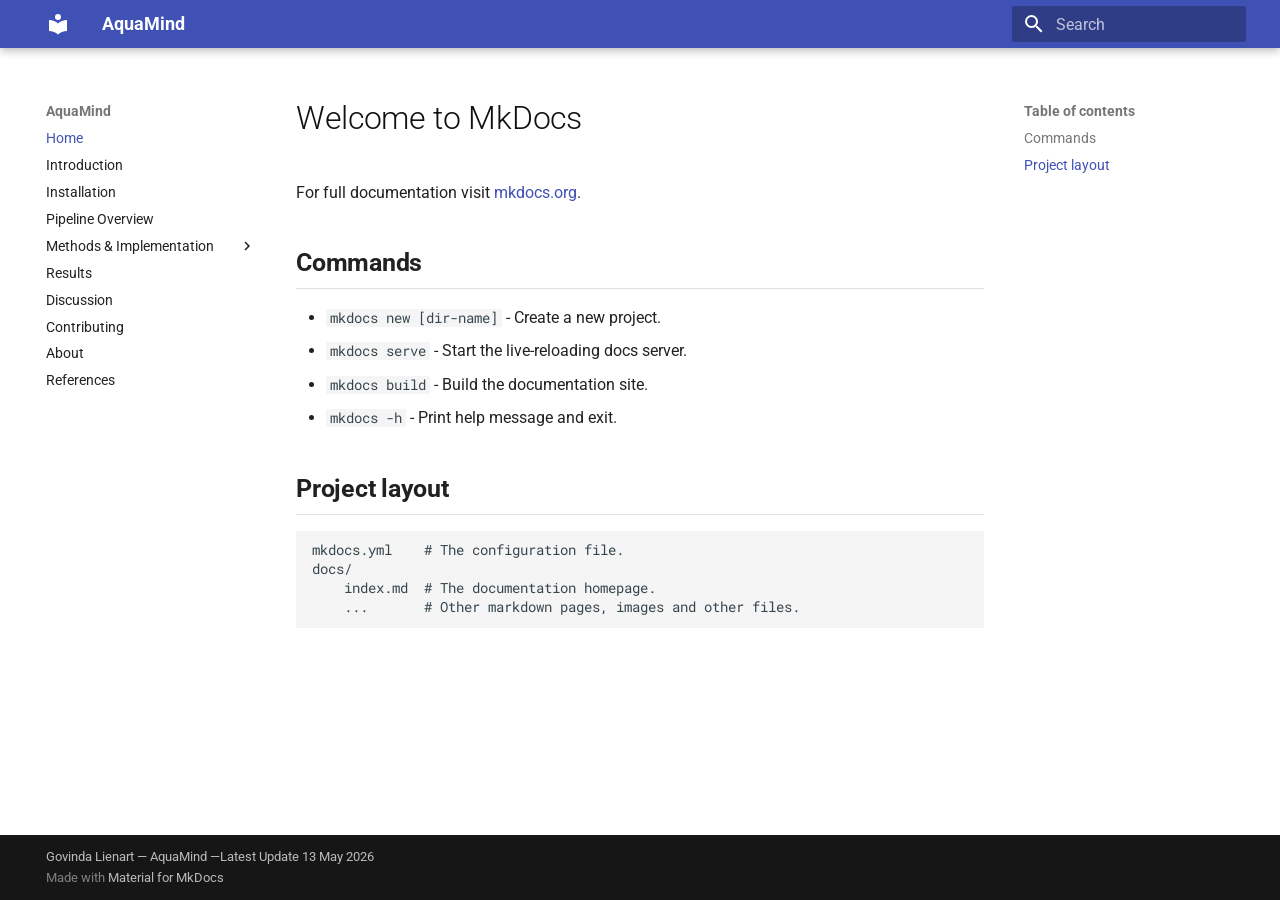
<file: index.html>
<!doctype html>
<html lang="en" class="no-js">
  <head>
    
      <meta charset="utf-8">
      <meta name="viewport" content="width=device-width,initial-scale=1">
      
      
      
      
      
        <link rel="next" href="introduction/">
      
      
        
      
      
      <link rel="icon" href="assets/images/favicon.png">
      <meta name="generator" content="mkdocs-1.6.1, mkdocs-material-9.7.7">
    
    
      
        <title>AquaMind</title>
      
    
    
      <link rel="stylesheet" href="assets/stylesheets/main.ec1eaa64.min.css">
      
      


    
    
      
    
    
      
        
        
        <link rel="preconnect" href="https://fonts.gstatic.com" crossorigin>
        <link rel="stylesheet" href="https://fonts.googleapis.com/css?family=Roboto:300,300i,400,400i,700,700i%7CRoboto+Mono:400,400i,700,700i&display=fallback">
        <style>:root{--md-text-font:"Roboto";--md-code-font:"Roboto Mono"}</style>
      
    
    
      <link rel="stylesheet" href="stylesheets/extra.css">
    
    <script>__md_scope=new URL(".",location),__md_hash=e=>[...e].reduce(((e,_)=>(e<<5)-e+_.charCodeAt(0)),0),__md_get=(e,_=localStorage,t=__md_scope)=>JSON.parse(_.getItem(t.pathname+"."+e)),__md_set=(e,_,t=localStorage,a=__md_scope)=>{try{t.setItem(a.pathname+"."+e,JSON.stringify(_))}catch(e){}}</script>
    
      

    
    
  </head>
  
  
    <body dir="ltr">
  
    
    <input class="md-toggle" data-md-toggle="drawer" type="checkbox" id="__drawer" autocomplete="off">
    <input class="md-toggle" data-md-toggle="search" type="checkbox" id="__search" autocomplete="off">
    <label class="md-overlay" for="__drawer"></label>
    <div data-md-component="skip">
      
        
        <a href="#welcome-to-mkdocs" class="md-skip">
          Skip to content
        </a>
      
    </div>
    <div data-md-component="announce">
      
    </div>
    
    
      

  

<header class="md-header md-header--shadow" data-md-component="header">
  <nav class="md-header__inner md-grid" aria-label="Header">
    <a href="." title="AquaMind" class="md-header__button md-logo" aria-label="AquaMind" data-md-component="logo">
      
  
  <svg xmlns="http://www.w3.org/2000/svg" viewBox="0 0 24 24"><path d="M12 8a3 3 0 0 0 3-3 3 3 0 0 0-3-3 3 3 0 0 0-3 3 3 3 0 0 0 3 3m0 3.54C9.64 9.35 6.5 8 3 8v11c3.5 0 6.64 1.35 9 3.54 2.36-2.19 5.5-3.54 9-3.54V8c-3.5 0-6.64 1.35-9 3.54"/></svg>

    </a>
    <label class="md-header__button md-icon" for="__drawer">
      
      <svg xmlns="http://www.w3.org/2000/svg" viewBox="0 0 24 24"><path d="M3 6h18v2H3zm0 5h18v2H3zm0 5h18v2H3z"/></svg>
    </label>
    <div class="md-header__title" data-md-component="header-title">
      <div class="md-header__ellipsis">
        <div class="md-header__topic">
          <span class="md-ellipsis">
            AquaMind
          </span>
        </div>
        <div class="md-header__topic" data-md-component="header-topic">
          <span class="md-ellipsis">
            
              Home
            
          </span>
        </div>
      </div>
    </div>
    
    
      <script>var palette=__md_get("__palette");if(palette&&palette.color){if("(prefers-color-scheme)"===palette.color.media){var media=matchMedia("(prefers-color-scheme: light)"),input=document.querySelector(media.matches?"[data-md-color-media='(prefers-color-scheme: light)']":"[data-md-color-media='(prefers-color-scheme: dark)']");palette.color.media=input.getAttribute("data-md-color-media"),palette.color.scheme=input.getAttribute("data-md-color-scheme"),palette.color.primary=input.getAttribute("data-md-color-primary"),palette.color.accent=input.getAttribute("data-md-color-accent")}for(var[key,value]of Object.entries(palette.color))document.body.setAttribute("data-md-color-"+key,value)}</script>
    
    
    
      
      
        <label class="md-header__button md-icon" for="__search">
          
          <svg xmlns="http://www.w3.org/2000/svg" viewBox="0 0 24 24"><path d="M9.5 3A6.5 6.5 0 0 1 16 9.5c0 1.61-.59 3.09-1.56 4.23l.27.27h.79l5 5-1.5 1.5-5-5v-.79l-.27-.27A6.52 6.52 0 0 1 9.5 16 6.5 6.5 0 0 1 3 9.5 6.5 6.5 0 0 1 9.5 3m0 2C7 5 5 7 5 9.5S7 14 9.5 14 14 12 14 9.5 12 5 9.5 5"/></svg>
        </label>
        <div class="md-search" data-md-component="search" role="dialog">
  <label class="md-search__overlay" for="__search"></label>
  <div class="md-search__inner" role="search">
    <form class="md-search__form" name="search">
      <input type="text" class="md-search__input" name="query" aria-label="Search" placeholder="Search" autocapitalize="off" autocorrect="off" autocomplete="off" spellcheck="false" data-md-component="search-query" required>
      <label class="md-search__icon md-icon" for="__search">
        
        <svg xmlns="http://www.w3.org/2000/svg" viewBox="0 0 24 24"><path d="M9.5 3A6.5 6.5 0 0 1 16 9.5c0 1.61-.59 3.09-1.56 4.23l.27.27h.79l5 5-1.5 1.5-5-5v-.79l-.27-.27A6.52 6.52 0 0 1 9.5 16 6.5 6.5 0 0 1 3 9.5 6.5 6.5 0 0 1 9.5 3m0 2C7 5 5 7 5 9.5S7 14 9.5 14 14 12 14 9.5 12 5 9.5 5"/></svg>
        
        <svg xmlns="http://www.w3.org/2000/svg" viewBox="0 0 24 24"><path d="M20 11v2H8l5.5 5.5-1.42 1.42L4.16 12l7.92-7.92L13.5 5.5 8 11z"/></svg>
      </label>
      <nav class="md-search__options" aria-label="Search">
        
        <button type="reset" class="md-search__icon md-icon" title="Clear" aria-label="Clear" tabindex="-1">
          
          <svg xmlns="http://www.w3.org/2000/svg" viewBox="0 0 24 24"><path d="M19 6.41 17.59 5 12 10.59 6.41 5 5 6.41 10.59 12 5 17.59 6.41 19 12 13.41 17.59 19 19 17.59 13.41 12z"/></svg>
        </button>
      </nav>
      
    </form>
    <div class="md-search__output">
      <div class="md-search__scrollwrap" tabindex="0" data-md-scrollfix>
        <div class="md-search-result" data-md-component="search-result">
          <div class="md-search-result__meta">
            Initializing search
          </div>
          <ol class="md-search-result__list" role="presentation"></ol>
        </div>
      </div>
    </div>
  </div>
</div>
      
    
    
  </nav>
  
</header>
    
    <div class="md-container" data-md-component="container">
      
      
        
          
        
      
      <main class="md-main" data-md-component="main">
        <div class="md-main__inner md-grid">
          
            
              
              <div class="md-sidebar md-sidebar--primary" data-md-component="sidebar" data-md-type="navigation" >
                <div class="md-sidebar__scrollwrap">
                  <div class="md-sidebar__inner">
                    



<nav class="md-nav md-nav--primary" aria-label="Navigation" data-md-level="0">
  <label class="md-nav__title" for="__drawer">
    <a href="." title="AquaMind" class="md-nav__button md-logo" aria-label="AquaMind" data-md-component="logo">
      
  
  <svg xmlns="http://www.w3.org/2000/svg" viewBox="0 0 24 24"><path d="M12 8a3 3 0 0 0 3-3 3 3 0 0 0-3-3 3 3 0 0 0-3 3 3 3 0 0 0 3 3m0 3.54C9.64 9.35 6.5 8 3 8v11c3.5 0 6.64 1.35 9 3.54 2.36-2.19 5.5-3.54 9-3.54V8c-3.5 0-6.64 1.35-9 3.54"/></svg>

    </a>
    AquaMind
  </label>
  
  <ul class="md-nav__list" data-md-scrollfix>
    
      
      
  
  
    
  
  
  
    <li class="md-nav__item md-nav__item--active">
      
      <input class="md-nav__toggle md-toggle" type="checkbox" id="__toc">
      
      
        
      
      
        <label class="md-nav__link md-nav__link--active" for="__toc">
          
  
  
  <span class="md-ellipsis">
    
  
    Home
  

    
  </span>
  
  

          <span class="md-nav__icon md-icon"></span>
        </label>
      
      <a href="." class="md-nav__link md-nav__link--active">
        
  
  
  <span class="md-ellipsis">
    
  
    Home
  

    
  </span>
  
  

      </a>
      
        

<nav class="md-nav md-nav--secondary" aria-label="Table of contents">
  
  
  
    
  
  
    <label class="md-nav__title" for="__toc">
      <span class="md-nav__icon md-icon"></span>
      Table of contents
    </label>
    <ul class="md-nav__list" data-md-component="toc" data-md-scrollfix>
      
        <li class="md-nav__item">
  <a href="#commands" class="md-nav__link">
    <span class="md-ellipsis">
      
        Commands
      
    </span>
  </a>
  
</li>
      
        <li class="md-nav__item">
  <a href="#project-layout" class="md-nav__link">
    <span class="md-ellipsis">
      
        Project layout
      
    </span>
  </a>
  
</li>
      
    </ul>
  
</nav>
      
    </li>
  

    
      
      
  
  
  
  
    <li class="md-nav__item">
      <a href="introduction/" class="md-nav__link">
        
  
  
  <span class="md-ellipsis">
    
  
    Introduction
  

    
  </span>
  
  

      </a>
    </li>
  

    
      
      
  
  
  
  
    <li class="md-nav__item">
      <a href="installation/" class="md-nav__link">
        
  
  
  <span class="md-ellipsis">
    
  
    Installation
  

    
  </span>
  
  

      </a>
    </li>
  

    
      
      
  
  
  
  
    <li class="md-nav__item">
      <a href="pipeline-overview/" class="md-nav__link">
        
  
  
  <span class="md-ellipsis">
    
  
    Pipeline Overview
  

    
  </span>
  
  

      </a>
    </li>
  

    
      
      
  
  
  
  
    
    
    
    
    
    <li class="md-nav__item md-nav__item--nested">
      
        
        
        <input class="md-nav__toggle md-toggle " type="checkbox" id="__nav_5" >
        
          
          <label class="md-nav__link" for="__nav_5" id="__nav_5_label" tabindex="0">
            
  
  
  <span class="md-ellipsis">
    
  
    Methods & Implementation
  

    
  </span>
  
  

            <span class="md-nav__icon md-icon"></span>
          </label>
        
        <nav class="md-nav" data-md-level="1" aria-labelledby="__nav_5_label" aria-expanded="false">
          <label class="md-nav__title" for="__nav_5">
            <span class="md-nav__icon md-icon"></span>
            
  
    Methods & Implementation
  

          </label>
          <ul class="md-nav__list" data-md-scrollfix>
            
              
                
  
  
  
  
    <li class="md-nav__item">
      <a href="tank-setup/" class="md-nav__link">
        
  
  
  <span class="md-ellipsis">
    
  
    Tank Setup
  

    
  </span>
  
  

      </a>
    </li>
  

              
            
              
                
  
  
  
  
    <li class="md-nav__item">
      <a href="stage_1/" class="md-nav__link">
        
  
  
  <span class="md-ellipsis">
    
  
    Stage 1 - Frame Extraction
  

    
  </span>
  
  

      </a>
    </li>
  

              
            
              
                
  
  
  
  
    <li class="md-nav__item">
      <a href="stage_2/" class="md-nav__link">
        
  
  
  <span class="md-ellipsis">
    
  
    Stage 2 - Annotation
  

    
  </span>
  
  

      </a>
    </li>
  

              
            
              
                
  
  
  
  
    <li class="md-nav__item">
      <a href="stage_3/" class="md-nav__link">
        
  
  
  <span class="md-ellipsis">
    
  
    Stage 3 - Dataset Class
  

    
  </span>
  
  

      </a>
    </li>
  

              
            
          </ul>
        </nav>
      
    </li>
  

    
      
      
  
  
  
  
    <li class="md-nav__item">
      <a href="results/" class="md-nav__link">
        
  
  
  <span class="md-ellipsis">
    
  
    Results
  

    
  </span>
  
  

      </a>
    </li>
  

    
      
      
  
  
  
  
    <li class="md-nav__item">
      <a href="discussion/" class="md-nav__link">
        
  
  
  <span class="md-ellipsis">
    
  
    Discussion
  

    
  </span>
  
  

      </a>
    </li>
  

    
      
      
  
  
  
  
    <li class="md-nav__item">
      <a href="contributing/" class="md-nav__link">
        
  
  
  <span class="md-ellipsis">
    
  
    Contributing
  

    
  </span>
  
  

      </a>
    </li>
  

    
      
      
  
  
  
  
    <li class="md-nav__item">
      <a href="about/" class="md-nav__link">
        
  
  
  <span class="md-ellipsis">
    
  
    About
  

    
  </span>
  
  

      </a>
    </li>
  

    
      
      
  
  
  
  
    <li class="md-nav__item">
      <a href="references/" class="md-nav__link">
        
  
  
  <span class="md-ellipsis">
    
  
    References
  

    
  </span>
  
  

      </a>
    </li>
  

    
  </ul>
</nav>
                  </div>
                </div>
              </div>
            
            
              
              <div class="md-sidebar md-sidebar--secondary" data-md-component="sidebar" data-md-type="toc" >
                <div class="md-sidebar__scrollwrap">
                  <div class="md-sidebar__inner">
                    

<nav class="md-nav md-nav--secondary" aria-label="Table of contents">
  
  
  
    
  
  
    <label class="md-nav__title" for="__toc">
      <span class="md-nav__icon md-icon"></span>
      Table of contents
    </label>
    <ul class="md-nav__list" data-md-component="toc" data-md-scrollfix>
      
        <li class="md-nav__item">
  <a href="#commands" class="md-nav__link">
    <span class="md-ellipsis">
      
        Commands
      
    </span>
  </a>
  
</li>
      
        <li class="md-nav__item">
  <a href="#project-layout" class="md-nav__link">
    <span class="md-ellipsis">
      
        Project layout
      
    </span>
  </a>
  
</li>
      
    </ul>
  
</nav>
                  </div>
                </div>
              </div>
            
          
          
            <div class="md-content" data-md-component="content">
              
              <article class="md-content__inner md-typeset">
                
                  



<h1 id="welcome-to-mkdocs">Welcome to MkDocs</h1>
<p>For full documentation visit <a href="https://www.mkdocs.org">mkdocs.org</a>.</p>
<h2 id="commands">Commands</h2>
<ul>
<li><code>mkdocs new [dir-name]</code> - Create a new project.</li>
<li><code>mkdocs serve</code> - Start the live-reloading docs server.</li>
<li><code>mkdocs build</code> - Build the documentation site.</li>
<li><code>mkdocs -h</code> - Print help message and exit.</li>
</ul>
<h2 id="project-layout">Project layout</h2>
<pre><code>mkdocs.yml    # The configuration file.
docs/
    index.md  # The documentation homepage.
    ...       # Other markdown pages, images and other files.
</code></pre>












                
              </article>
            </div>
          
          
<script>var target=document.getElementById(location.hash.slice(1));target&&target.name&&(target.checked=target.name.startsWith("__tabbed_"))</script>
        </div>
        
      </main>
      
        <footer class="md-footer">
  
  <div class="md-footer-meta md-typeset">
    <div class="md-footer-meta__inner md-grid">
      <div class="md-copyright">
  
    <div class="md-copyright__highlight">
      Govinda Lienart &mdash; AquaMind &mdash;Latest Update 13 May 2026
    </div>
  
  
    Made with
    <a href="https://squidfunk.github.io/mkdocs-material/" target="_blank" rel="noopener">
      Material for MkDocs
    </a>
  
</div>
      
    </div>
  </div>
</footer>
      
    </div>
    <div class="md-dialog" data-md-component="dialog">
      <div class="md-dialog__inner md-typeset"></div>
    </div>
    
    
    
      
      
      <script id="__config" type="application/json">{"annotate": null, "base": ".", "features": [], "search": "assets/javascripts/workers/search.2c215733.min.js", "tags": null, "translations": {"clipboard.copied": "Copied to clipboard", "clipboard.copy": "Copy to clipboard", "search.result.more.one": "1 more on this page", "search.result.more.other": "# more on this page", "search.result.none": "No matching documents", "search.result.one": "1 matching document", "search.result.other": "# matching documents", "search.result.placeholder": "Type to start searching", "search.result.term.missing": "Missing", "select.version": "Select version"}, "version": null}</script>
    
    
      <script src="assets/javascripts/bundle.d7400e89.min.js"></script>
      
    
  </body>
</html>
</file>
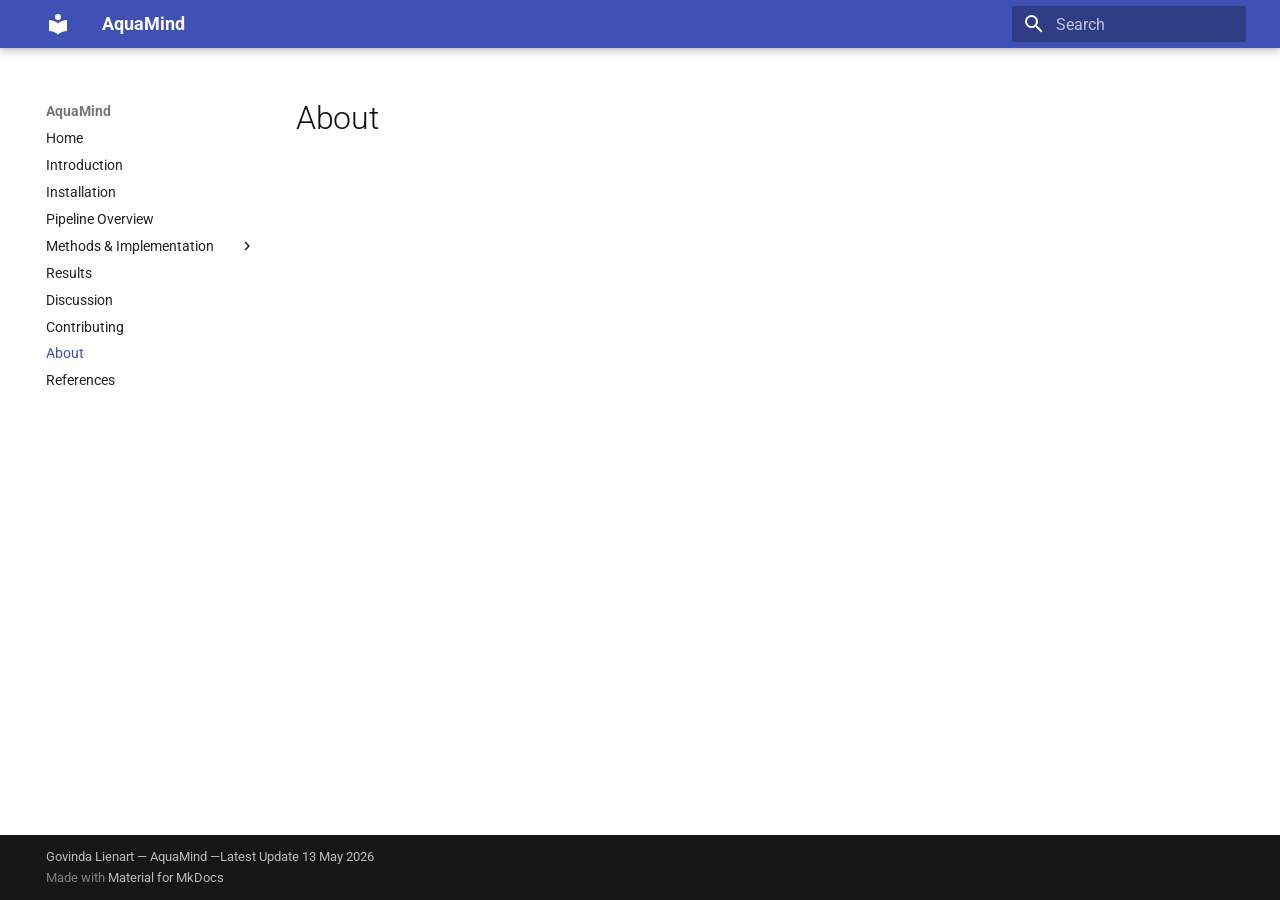
<file: about/index.html>
<!doctype html>
<html lang="en" class="no-js">
  <head>
    
      <meta charset="utf-8">
      <meta name="viewport" content="width=device-width,initial-scale=1">
      
      
      
      
        <link rel="prev" href="../contributing/">
      
      
        <link rel="next" href="../references/">
      
      
        
      
      
      <link rel="icon" href="../assets/images/favicon.png">
      <meta name="generator" content="mkdocs-1.6.1, mkdocs-material-9.7.7">
    
    
      
        <title>About - AquaMind</title>
      
    
    
      <link rel="stylesheet" href="../assets/stylesheets/main.ec1eaa64.min.css">
      
      


    
    
      
    
    
      
        
        
        <link rel="preconnect" href="https://fonts.gstatic.com" crossorigin>
        <link rel="stylesheet" href="https://fonts.googleapis.com/css?family=Roboto:300,300i,400,400i,700,700i%7CRoboto+Mono:400,400i,700,700i&display=fallback">
        <style>:root{--md-text-font:"Roboto";--md-code-font:"Roboto Mono"}</style>
      
    
    
      <link rel="stylesheet" href="../stylesheets/extra.css">
    
    <script>__md_scope=new URL("..",location),__md_hash=e=>[...e].reduce(((e,_)=>(e<<5)-e+_.charCodeAt(0)),0),__md_get=(e,_=localStorage,t=__md_scope)=>JSON.parse(_.getItem(t.pathname+"."+e)),__md_set=(e,_,t=localStorage,a=__md_scope)=>{try{t.setItem(a.pathname+"."+e,JSON.stringify(_))}catch(e){}}</script>
    
      

    
    
  </head>
  
  
    <body dir="ltr">
  
    
    <input class="md-toggle" data-md-toggle="drawer" type="checkbox" id="__drawer" autocomplete="off">
    <input class="md-toggle" data-md-toggle="search" type="checkbox" id="__search" autocomplete="off">
    <label class="md-overlay" for="__drawer"></label>
    <div data-md-component="skip">
      
    </div>
    <div data-md-component="announce">
      
    </div>
    
    
      

  

<header class="md-header md-header--shadow" data-md-component="header">
  <nav class="md-header__inner md-grid" aria-label="Header">
    <a href=".." title="AquaMind" class="md-header__button md-logo" aria-label="AquaMind" data-md-component="logo">
      
  
  <svg xmlns="http://www.w3.org/2000/svg" viewBox="0 0 24 24"><path d="M12 8a3 3 0 0 0 3-3 3 3 0 0 0-3-3 3 3 0 0 0-3 3 3 3 0 0 0 3 3m0 3.54C9.64 9.35 6.5 8 3 8v11c3.5 0 6.64 1.35 9 3.54 2.36-2.19 5.5-3.54 9-3.54V8c-3.5 0-6.64 1.35-9 3.54"/></svg>

    </a>
    <label class="md-header__button md-icon" for="__drawer">
      
      <svg xmlns="http://www.w3.org/2000/svg" viewBox="0 0 24 24"><path d="M3 6h18v2H3zm0 5h18v2H3zm0 5h18v2H3z"/></svg>
    </label>
    <div class="md-header__title" data-md-component="header-title">
      <div class="md-header__ellipsis">
        <div class="md-header__topic">
          <span class="md-ellipsis">
            AquaMind
          </span>
        </div>
        <div class="md-header__topic" data-md-component="header-topic">
          <span class="md-ellipsis">
            
              About
            
          </span>
        </div>
      </div>
    </div>
    
    
      <script>var palette=__md_get("__palette");if(palette&&palette.color){if("(prefers-color-scheme)"===palette.color.media){var media=matchMedia("(prefers-color-scheme: light)"),input=document.querySelector(media.matches?"[data-md-color-media='(prefers-color-scheme: light)']":"[data-md-color-media='(prefers-color-scheme: dark)']");palette.color.media=input.getAttribute("data-md-color-media"),palette.color.scheme=input.getAttribute("data-md-color-scheme"),palette.color.primary=input.getAttribute("data-md-color-primary"),palette.color.accent=input.getAttribute("data-md-color-accent")}for(var[key,value]of Object.entries(palette.color))document.body.setAttribute("data-md-color-"+key,value)}</script>
    
    
    
      
      
        <label class="md-header__button md-icon" for="__search">
          
          <svg xmlns="http://www.w3.org/2000/svg" viewBox="0 0 24 24"><path d="M9.5 3A6.5 6.5 0 0 1 16 9.5c0 1.61-.59 3.09-1.56 4.23l.27.27h.79l5 5-1.5 1.5-5-5v-.79l-.27-.27A6.52 6.52 0 0 1 9.5 16 6.5 6.5 0 0 1 3 9.5 6.5 6.5 0 0 1 9.5 3m0 2C7 5 5 7 5 9.5S7 14 9.5 14 14 12 14 9.5 12 5 9.5 5"/></svg>
        </label>
        <div class="md-search" data-md-component="search" role="dialog">
  <label class="md-search__overlay" for="__search"></label>
  <div class="md-search__inner" role="search">
    <form class="md-search__form" name="search">
      <input type="text" class="md-search__input" name="query" aria-label="Search" placeholder="Search" autocapitalize="off" autocorrect="off" autocomplete="off" spellcheck="false" data-md-component="search-query" required>
      <label class="md-search__icon md-icon" for="__search">
        
        <svg xmlns="http://www.w3.org/2000/svg" viewBox="0 0 24 24"><path d="M9.5 3A6.5 6.5 0 0 1 16 9.5c0 1.61-.59 3.09-1.56 4.23l.27.27h.79l5 5-1.5 1.5-5-5v-.79l-.27-.27A6.52 6.52 0 0 1 9.5 16 6.5 6.5 0 0 1 3 9.5 6.5 6.5 0 0 1 9.5 3m0 2C7 5 5 7 5 9.5S7 14 9.5 14 14 12 14 9.5 12 5 9.5 5"/></svg>
        
        <svg xmlns="http://www.w3.org/2000/svg" viewBox="0 0 24 24"><path d="M20 11v2H8l5.5 5.5-1.42 1.42L4.16 12l7.92-7.92L13.5 5.5 8 11z"/></svg>
      </label>
      <nav class="md-search__options" aria-label="Search">
        
        <button type="reset" class="md-search__icon md-icon" title="Clear" aria-label="Clear" tabindex="-1">
          
          <svg xmlns="http://www.w3.org/2000/svg" viewBox="0 0 24 24"><path d="M19 6.41 17.59 5 12 10.59 6.41 5 5 6.41 10.59 12 5 17.59 6.41 19 12 13.41 17.59 19 19 17.59 13.41 12z"/></svg>
        </button>
      </nav>
      
    </form>
    <div class="md-search__output">
      <div class="md-search__scrollwrap" tabindex="0" data-md-scrollfix>
        <div class="md-search-result" data-md-component="search-result">
          <div class="md-search-result__meta">
            Initializing search
          </div>
          <ol class="md-search-result__list" role="presentation"></ol>
        </div>
      </div>
    </div>
  </div>
</div>
      
    
    
  </nav>
  
</header>
    
    <div class="md-container" data-md-component="container">
      
      
        
          
        
      
      <main class="md-main" data-md-component="main">
        <div class="md-main__inner md-grid">
          
            
              
              <div class="md-sidebar md-sidebar--primary" data-md-component="sidebar" data-md-type="navigation" >
                <div class="md-sidebar__scrollwrap">
                  <div class="md-sidebar__inner">
                    



<nav class="md-nav md-nav--primary" aria-label="Navigation" data-md-level="0">
  <label class="md-nav__title" for="__drawer">
    <a href=".." title="AquaMind" class="md-nav__button md-logo" aria-label="AquaMind" data-md-component="logo">
      
  
  <svg xmlns="http://www.w3.org/2000/svg" viewBox="0 0 24 24"><path d="M12 8a3 3 0 0 0 3-3 3 3 0 0 0-3-3 3 3 0 0 0-3 3 3 3 0 0 0 3 3m0 3.54C9.64 9.35 6.5 8 3 8v11c3.5 0 6.64 1.35 9 3.54 2.36-2.19 5.5-3.54 9-3.54V8c-3.5 0-6.64 1.35-9 3.54"/></svg>

    </a>
    AquaMind
  </label>
  
  <ul class="md-nav__list" data-md-scrollfix>
    
      
      
  
  
  
  
    <li class="md-nav__item">
      <a href=".." class="md-nav__link">
        
  
  
  <span class="md-ellipsis">
    
  
    Home
  

    
  </span>
  
  

      </a>
    </li>
  

    
      
      
  
  
  
  
    <li class="md-nav__item">
      <a href="../introduction/" class="md-nav__link">
        
  
  
  <span class="md-ellipsis">
    
  
    Introduction
  

    
  </span>
  
  

      </a>
    </li>
  

    
      
      
  
  
  
  
    <li class="md-nav__item">
      <a href="../installation/" class="md-nav__link">
        
  
  
  <span class="md-ellipsis">
    
  
    Installation
  

    
  </span>
  
  

      </a>
    </li>
  

    
      
      
  
  
  
  
    <li class="md-nav__item">
      <a href="../pipeline-overview/" class="md-nav__link">
        
  
  
  <span class="md-ellipsis">
    
  
    Pipeline Overview
  

    
  </span>
  
  

      </a>
    </li>
  

    
      
      
  
  
  
  
    
    
    
    
    
    <li class="md-nav__item md-nav__item--nested">
      
        
        
        <input class="md-nav__toggle md-toggle " type="checkbox" id="__nav_5" >
        
          
          <label class="md-nav__link" for="__nav_5" id="__nav_5_label" tabindex="0">
            
  
  
  <span class="md-ellipsis">
    
  
    Methods & Implementation
  

    
  </span>
  
  

            <span class="md-nav__icon md-icon"></span>
          </label>
        
        <nav class="md-nav" data-md-level="1" aria-labelledby="__nav_5_label" aria-expanded="false">
          <label class="md-nav__title" for="__nav_5">
            <span class="md-nav__icon md-icon"></span>
            
  
    Methods & Implementation
  

          </label>
          <ul class="md-nav__list" data-md-scrollfix>
            
              
                
  
  
  
  
    <li class="md-nav__item">
      <a href="../tank-setup/" class="md-nav__link">
        
  
  
  <span class="md-ellipsis">
    
  
    Tank Setup
  

    
  </span>
  
  

      </a>
    </li>
  

              
            
              
                
  
  
  
  
    <li class="md-nav__item">
      <a href="../stage_1/" class="md-nav__link">
        
  
  
  <span class="md-ellipsis">
    
  
    Stage 1 - Frame Extraction
  

    
  </span>
  
  

      </a>
    </li>
  

              
            
              
                
  
  
  
  
    <li class="md-nav__item">
      <a href="../stage_2/" class="md-nav__link">
        
  
  
  <span class="md-ellipsis">
    
  
    Stage 2 - Annotation
  

    
  </span>
  
  

      </a>
    </li>
  

              
            
              
                
  
  
  
  
    <li class="md-nav__item">
      <a href="../stage_3/" class="md-nav__link">
        
  
  
  <span class="md-ellipsis">
    
  
    Stage 3 - Dataset Class
  

    
  </span>
  
  

      </a>
    </li>
  

              
            
          </ul>
        </nav>
      
    </li>
  

    
      
      
  
  
  
  
    <li class="md-nav__item">
      <a href="../results/" class="md-nav__link">
        
  
  
  <span class="md-ellipsis">
    
  
    Results
  

    
  </span>
  
  

      </a>
    </li>
  

    
      
      
  
  
  
  
    <li class="md-nav__item">
      <a href="../discussion/" class="md-nav__link">
        
  
  
  <span class="md-ellipsis">
    
  
    Discussion
  

    
  </span>
  
  

      </a>
    </li>
  

    
      
      
  
  
  
  
    <li class="md-nav__item">
      <a href="../contributing/" class="md-nav__link">
        
  
  
  <span class="md-ellipsis">
    
  
    Contributing
  

    
  </span>
  
  

      </a>
    </li>
  

    
      
      
  
  
    
  
  
  
    <li class="md-nav__item md-nav__item--active">
      
      <input class="md-nav__toggle md-toggle" type="checkbox" id="__toc">
      
      
      
      <a href="./" class="md-nav__link md-nav__link--active">
        
  
  
  <span class="md-ellipsis">
    
  
    About
  

    
  </span>
  
  

      </a>
      
    </li>
  

    
      
      
  
  
  
  
    <li class="md-nav__item">
      <a href="../references/" class="md-nav__link">
        
  
  
  <span class="md-ellipsis">
    
  
    References
  

    
  </span>
  
  

      </a>
    </li>
  

    
  </ul>
</nav>
                  </div>
                </div>
              </div>
            
            
              
              <div class="md-sidebar md-sidebar--secondary" data-md-component="sidebar" data-md-type="toc" >
                <div class="md-sidebar__scrollwrap">
                  <div class="md-sidebar__inner">
                    

<nav class="md-nav md-nav--secondary" aria-label="Table of contents">
  
  
  
  
</nav>
                  </div>
                </div>
              </div>
            
          
          
            <div class="md-content" data-md-component="content">
              
              <article class="md-content__inner md-typeset">
                
                  



  <h1>About</h1>














                
              </article>
            </div>
          
          
<script>var target=document.getElementById(location.hash.slice(1));target&&target.name&&(target.checked=target.name.startsWith("__tabbed_"))</script>
        </div>
        
      </main>
      
        <footer class="md-footer">
  
  <div class="md-footer-meta md-typeset">
    <div class="md-footer-meta__inner md-grid">
      <div class="md-copyright">
  
    <div class="md-copyright__highlight">
      Govinda Lienart &mdash; AquaMind &mdash;Latest Update 13 May 2026
    </div>
  
  
    Made with
    <a href="https://squidfunk.github.io/mkdocs-material/" target="_blank" rel="noopener">
      Material for MkDocs
    </a>
  
</div>
      
    </div>
  </div>
</footer>
      
    </div>
    <div class="md-dialog" data-md-component="dialog">
      <div class="md-dialog__inner md-typeset"></div>
    </div>
    
    
    
      
      
      <script id="__config" type="application/json">{"annotate": null, "base": "..", "features": [], "search": "../assets/javascripts/workers/search.2c215733.min.js", "tags": null, "translations": {"clipboard.copied": "Copied to clipboard", "clipboard.copy": "Copy to clipboard", "search.result.more.one": "1 more on this page", "search.result.more.other": "# more on this page", "search.result.none": "No matching documents", "search.result.one": "1 matching document", "search.result.other": "# matching documents", "search.result.placeholder": "Type to start searching", "search.result.term.missing": "Missing", "select.version": "Select version"}, "version": null}</script>
    
    
      <script src="../assets/javascripts/bundle.d7400e89.min.js"></script>
      
    
  </body>
</html>
</file>
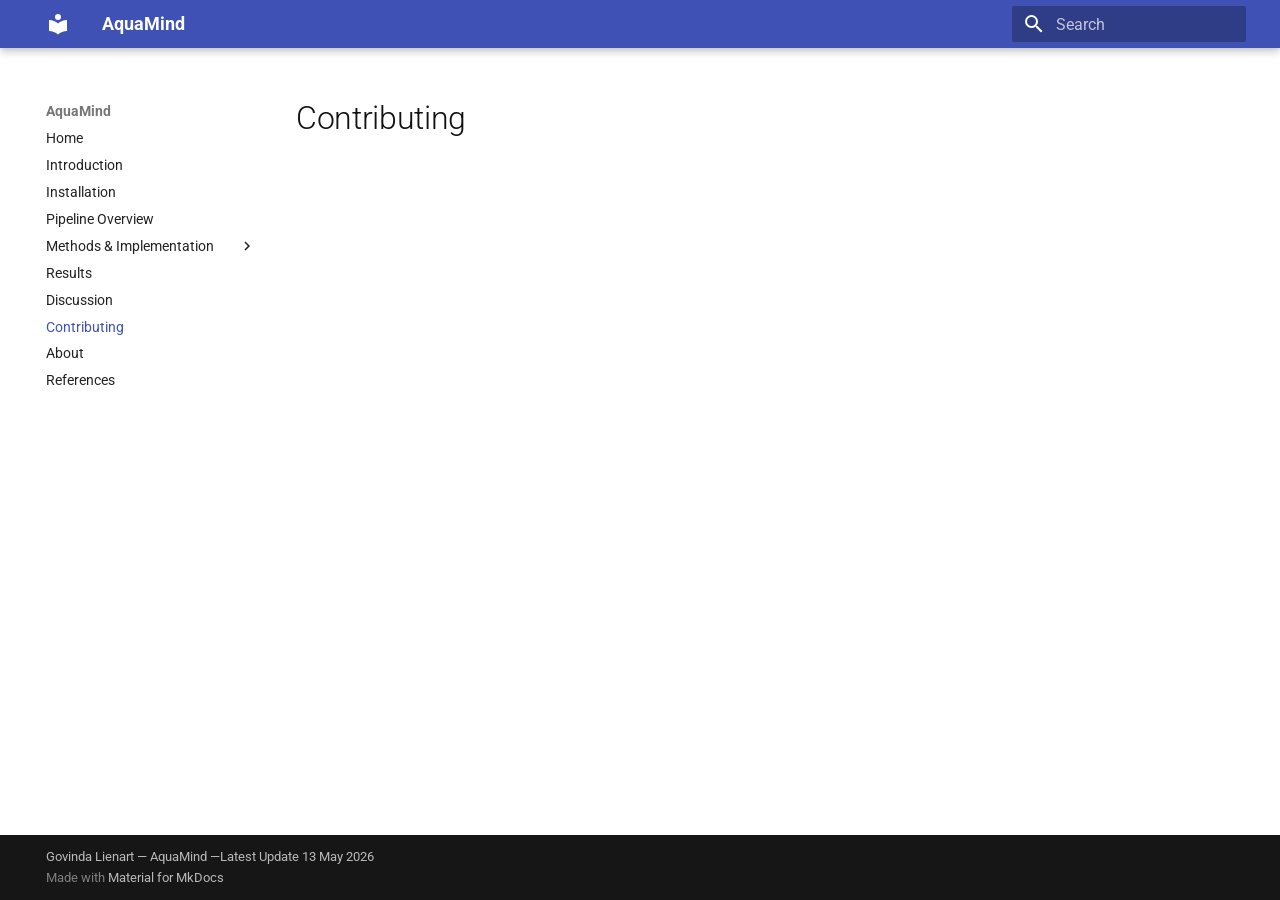
<file: contributing/index.html>
<!doctype html>
<html lang="en" class="no-js">
  <head>
    
      <meta charset="utf-8">
      <meta name="viewport" content="width=device-width,initial-scale=1">
      
      
      
      
        <link rel="prev" href="../discussion/">
      
      
        <link rel="next" href="../about/">
      
      
        
      
      
      <link rel="icon" href="../assets/images/favicon.png">
      <meta name="generator" content="mkdocs-1.6.1, mkdocs-material-9.7.7">
    
    
      
        <title>Contributing - AquaMind</title>
      
    
    
      <link rel="stylesheet" href="../assets/stylesheets/main.ec1eaa64.min.css">
      
      


    
    
      
    
    
      
        
        
        <link rel="preconnect" href="https://fonts.gstatic.com" crossorigin>
        <link rel="stylesheet" href="https://fonts.googleapis.com/css?family=Roboto:300,300i,400,400i,700,700i%7CRoboto+Mono:400,400i,700,700i&display=fallback">
        <style>:root{--md-text-font:"Roboto";--md-code-font:"Roboto Mono"}</style>
      
    
    
      <link rel="stylesheet" href="../stylesheets/extra.css">
    
    <script>__md_scope=new URL("..",location),__md_hash=e=>[...e].reduce(((e,_)=>(e<<5)-e+_.charCodeAt(0)),0),__md_get=(e,_=localStorage,t=__md_scope)=>JSON.parse(_.getItem(t.pathname+"."+e)),__md_set=(e,_,t=localStorage,a=__md_scope)=>{try{t.setItem(a.pathname+"."+e,JSON.stringify(_))}catch(e){}}</script>
    
      

    
    
  </head>
  
  
    <body dir="ltr">
  
    
    <input class="md-toggle" data-md-toggle="drawer" type="checkbox" id="__drawer" autocomplete="off">
    <input class="md-toggle" data-md-toggle="search" type="checkbox" id="__search" autocomplete="off">
    <label class="md-overlay" for="__drawer"></label>
    <div data-md-component="skip">
      
    </div>
    <div data-md-component="announce">
      
    </div>
    
    
      

  

<header class="md-header md-header--shadow" data-md-component="header">
  <nav class="md-header__inner md-grid" aria-label="Header">
    <a href=".." title="AquaMind" class="md-header__button md-logo" aria-label="AquaMind" data-md-component="logo">
      
  
  <svg xmlns="http://www.w3.org/2000/svg" viewBox="0 0 24 24"><path d="M12 8a3 3 0 0 0 3-3 3 3 0 0 0-3-3 3 3 0 0 0-3 3 3 3 0 0 0 3 3m0 3.54C9.64 9.35 6.5 8 3 8v11c3.5 0 6.64 1.35 9 3.54 2.36-2.19 5.5-3.54 9-3.54V8c-3.5 0-6.64 1.35-9 3.54"/></svg>

    </a>
    <label class="md-header__button md-icon" for="__drawer">
      
      <svg xmlns="http://www.w3.org/2000/svg" viewBox="0 0 24 24"><path d="M3 6h18v2H3zm0 5h18v2H3zm0 5h18v2H3z"/></svg>
    </label>
    <div class="md-header__title" data-md-component="header-title">
      <div class="md-header__ellipsis">
        <div class="md-header__topic">
          <span class="md-ellipsis">
            AquaMind
          </span>
        </div>
        <div class="md-header__topic" data-md-component="header-topic">
          <span class="md-ellipsis">
            
              Contributing
            
          </span>
        </div>
      </div>
    </div>
    
    
      <script>var palette=__md_get("__palette");if(palette&&palette.color){if("(prefers-color-scheme)"===palette.color.media){var media=matchMedia("(prefers-color-scheme: light)"),input=document.querySelector(media.matches?"[data-md-color-media='(prefers-color-scheme: light)']":"[data-md-color-media='(prefers-color-scheme: dark)']");palette.color.media=input.getAttribute("data-md-color-media"),palette.color.scheme=input.getAttribute("data-md-color-scheme"),palette.color.primary=input.getAttribute("data-md-color-primary"),palette.color.accent=input.getAttribute("data-md-color-accent")}for(var[key,value]of Object.entries(palette.color))document.body.setAttribute("data-md-color-"+key,value)}</script>
    
    
    
      
      
        <label class="md-header__button md-icon" for="__search">
          
          <svg xmlns="http://www.w3.org/2000/svg" viewBox="0 0 24 24"><path d="M9.5 3A6.5 6.5 0 0 1 16 9.5c0 1.61-.59 3.09-1.56 4.23l.27.27h.79l5 5-1.5 1.5-5-5v-.79l-.27-.27A6.52 6.52 0 0 1 9.5 16 6.5 6.5 0 0 1 3 9.5 6.5 6.5 0 0 1 9.5 3m0 2C7 5 5 7 5 9.5S7 14 9.5 14 14 12 14 9.5 12 5 9.5 5"/></svg>
        </label>
        <div class="md-search" data-md-component="search" role="dialog">
  <label class="md-search__overlay" for="__search"></label>
  <div class="md-search__inner" role="search">
    <form class="md-search__form" name="search">
      <input type="text" class="md-search__input" name="query" aria-label="Search" placeholder="Search" autocapitalize="off" autocorrect="off" autocomplete="off" spellcheck="false" data-md-component="search-query" required>
      <label class="md-search__icon md-icon" for="__search">
        
        <svg xmlns="http://www.w3.org/2000/svg" viewBox="0 0 24 24"><path d="M9.5 3A6.5 6.5 0 0 1 16 9.5c0 1.61-.59 3.09-1.56 4.23l.27.27h.79l5 5-1.5 1.5-5-5v-.79l-.27-.27A6.52 6.52 0 0 1 9.5 16 6.5 6.5 0 0 1 3 9.5 6.5 6.5 0 0 1 9.5 3m0 2C7 5 5 7 5 9.5S7 14 9.5 14 14 12 14 9.5 12 5 9.5 5"/></svg>
        
        <svg xmlns="http://www.w3.org/2000/svg" viewBox="0 0 24 24"><path d="M20 11v2H8l5.5 5.5-1.42 1.42L4.16 12l7.92-7.92L13.5 5.5 8 11z"/></svg>
      </label>
      <nav class="md-search__options" aria-label="Search">
        
        <button type="reset" class="md-search__icon md-icon" title="Clear" aria-label="Clear" tabindex="-1">
          
          <svg xmlns="http://www.w3.org/2000/svg" viewBox="0 0 24 24"><path d="M19 6.41 17.59 5 12 10.59 6.41 5 5 6.41 10.59 12 5 17.59 6.41 19 12 13.41 17.59 19 19 17.59 13.41 12z"/></svg>
        </button>
      </nav>
      
    </form>
    <div class="md-search__output">
      <div class="md-search__scrollwrap" tabindex="0" data-md-scrollfix>
        <div class="md-search-result" data-md-component="search-result">
          <div class="md-search-result__meta">
            Initializing search
          </div>
          <ol class="md-search-result__list" role="presentation"></ol>
        </div>
      </div>
    </div>
  </div>
</div>
      
    
    
  </nav>
  
</header>
    
    <div class="md-container" data-md-component="container">
      
      
        
          
        
      
      <main class="md-main" data-md-component="main">
        <div class="md-main__inner md-grid">
          
            
              
              <div class="md-sidebar md-sidebar--primary" data-md-component="sidebar" data-md-type="navigation" >
                <div class="md-sidebar__scrollwrap">
                  <div class="md-sidebar__inner">
                    



<nav class="md-nav md-nav--primary" aria-label="Navigation" data-md-level="0">
  <label class="md-nav__title" for="__drawer">
    <a href=".." title="AquaMind" class="md-nav__button md-logo" aria-label="AquaMind" data-md-component="logo">
      
  
  <svg xmlns="http://www.w3.org/2000/svg" viewBox="0 0 24 24"><path d="M12 8a3 3 0 0 0 3-3 3 3 0 0 0-3-3 3 3 0 0 0-3 3 3 3 0 0 0 3 3m0 3.54C9.64 9.35 6.5 8 3 8v11c3.5 0 6.64 1.35 9 3.54 2.36-2.19 5.5-3.54 9-3.54V8c-3.5 0-6.64 1.35-9 3.54"/></svg>

    </a>
    AquaMind
  </label>
  
  <ul class="md-nav__list" data-md-scrollfix>
    
      
      
  
  
  
  
    <li class="md-nav__item">
      <a href=".." class="md-nav__link">
        
  
  
  <span class="md-ellipsis">
    
  
    Home
  

    
  </span>
  
  

      </a>
    </li>
  

    
      
      
  
  
  
  
    <li class="md-nav__item">
      <a href="../introduction/" class="md-nav__link">
        
  
  
  <span class="md-ellipsis">
    
  
    Introduction
  

    
  </span>
  
  

      </a>
    </li>
  

    
      
      
  
  
  
  
    <li class="md-nav__item">
      <a href="../installation/" class="md-nav__link">
        
  
  
  <span class="md-ellipsis">
    
  
    Installation
  

    
  </span>
  
  

      </a>
    </li>
  

    
      
      
  
  
  
  
    <li class="md-nav__item">
      <a href="../pipeline-overview/" class="md-nav__link">
        
  
  
  <span class="md-ellipsis">
    
  
    Pipeline Overview
  

    
  </span>
  
  

      </a>
    </li>
  

    
      
      
  
  
  
  
    
    
    
    
    
    <li class="md-nav__item md-nav__item--nested">
      
        
        
        <input class="md-nav__toggle md-toggle " type="checkbox" id="__nav_5" >
        
          
          <label class="md-nav__link" for="__nav_5" id="__nav_5_label" tabindex="0">
            
  
  
  <span class="md-ellipsis">
    
  
    Methods & Implementation
  

    
  </span>
  
  

            <span class="md-nav__icon md-icon"></span>
          </label>
        
        <nav class="md-nav" data-md-level="1" aria-labelledby="__nav_5_label" aria-expanded="false">
          <label class="md-nav__title" for="__nav_5">
            <span class="md-nav__icon md-icon"></span>
            
  
    Methods & Implementation
  

          </label>
          <ul class="md-nav__list" data-md-scrollfix>
            
              
                
  
  
  
  
    <li class="md-nav__item">
      <a href="../tank-setup/" class="md-nav__link">
        
  
  
  <span class="md-ellipsis">
    
  
    Tank Setup
  

    
  </span>
  
  

      </a>
    </li>
  

              
            
              
                
  
  
  
  
    <li class="md-nav__item">
      <a href="../stage_1/" class="md-nav__link">
        
  
  
  <span class="md-ellipsis">
    
  
    Stage 1 - Frame Extraction
  

    
  </span>
  
  

      </a>
    </li>
  

              
            
              
                
  
  
  
  
    <li class="md-nav__item">
      <a href="../stage_2/" class="md-nav__link">
        
  
  
  <span class="md-ellipsis">
    
  
    Stage 2 - Annotation
  

    
  </span>
  
  

      </a>
    </li>
  

              
            
              
                
  
  
  
  
    <li class="md-nav__item">
      <a href="../stage_3/" class="md-nav__link">
        
  
  
  <span class="md-ellipsis">
    
  
    Stage 3 - Dataset Class
  

    
  </span>
  
  

      </a>
    </li>
  

              
            
          </ul>
        </nav>
      
    </li>
  

    
      
      
  
  
  
  
    <li class="md-nav__item">
      <a href="../results/" class="md-nav__link">
        
  
  
  <span class="md-ellipsis">
    
  
    Results
  

    
  </span>
  
  

      </a>
    </li>
  

    
      
      
  
  
  
  
    <li class="md-nav__item">
      <a href="../discussion/" class="md-nav__link">
        
  
  
  <span class="md-ellipsis">
    
  
    Discussion
  

    
  </span>
  
  

      </a>
    </li>
  

    
      
      
  
  
    
  
  
  
    <li class="md-nav__item md-nav__item--active">
      
      <input class="md-nav__toggle md-toggle" type="checkbox" id="__toc">
      
      
      
      <a href="./" class="md-nav__link md-nav__link--active">
        
  
  
  <span class="md-ellipsis">
    
  
    Contributing
  

    
  </span>
  
  

      </a>
      
    </li>
  

    
      
      
  
  
  
  
    <li class="md-nav__item">
      <a href="../about/" class="md-nav__link">
        
  
  
  <span class="md-ellipsis">
    
  
    About
  

    
  </span>
  
  

      </a>
    </li>
  

    
      
      
  
  
  
  
    <li class="md-nav__item">
      <a href="../references/" class="md-nav__link">
        
  
  
  <span class="md-ellipsis">
    
  
    References
  

    
  </span>
  
  

      </a>
    </li>
  

    
  </ul>
</nav>
                  </div>
                </div>
              </div>
            
            
              
              <div class="md-sidebar md-sidebar--secondary" data-md-component="sidebar" data-md-type="toc" >
                <div class="md-sidebar__scrollwrap">
                  <div class="md-sidebar__inner">
                    

<nav class="md-nav md-nav--secondary" aria-label="Table of contents">
  
  
  
  
</nav>
                  </div>
                </div>
              </div>
            
          
          
            <div class="md-content" data-md-component="content">
              
              <article class="md-content__inner md-typeset">
                
                  



  <h1>Contributing</h1>














                
              </article>
            </div>
          
          
<script>var target=document.getElementById(location.hash.slice(1));target&&target.name&&(target.checked=target.name.startsWith("__tabbed_"))</script>
        </div>
        
      </main>
      
        <footer class="md-footer">
  
  <div class="md-footer-meta md-typeset">
    <div class="md-footer-meta__inner md-grid">
      <div class="md-copyright">
  
    <div class="md-copyright__highlight">
      Govinda Lienart &mdash; AquaMind &mdash;Latest Update 13 May 2026
    </div>
  
  
    Made with
    <a href="https://squidfunk.github.io/mkdocs-material/" target="_blank" rel="noopener">
      Material for MkDocs
    </a>
  
</div>
      
    </div>
  </div>
</footer>
      
    </div>
    <div class="md-dialog" data-md-component="dialog">
      <div class="md-dialog__inner md-typeset"></div>
    </div>
    
    
    
      
      
      <script id="__config" type="application/json">{"annotate": null, "base": "..", "features": [], "search": "../assets/javascripts/workers/search.2c215733.min.js", "tags": null, "translations": {"clipboard.copied": "Copied to clipboard", "clipboard.copy": "Copy to clipboard", "search.result.more.one": "1 more on this page", "search.result.more.other": "# more on this page", "search.result.none": "No matching documents", "search.result.one": "1 matching document", "search.result.other": "# matching documents", "search.result.placeholder": "Type to start searching", "search.result.term.missing": "Missing", "select.version": "Select version"}, "version": null}</script>
    
    
      <script src="../assets/javascripts/bundle.d7400e89.min.js"></script>
      
    
  </body>
</html>
</file>
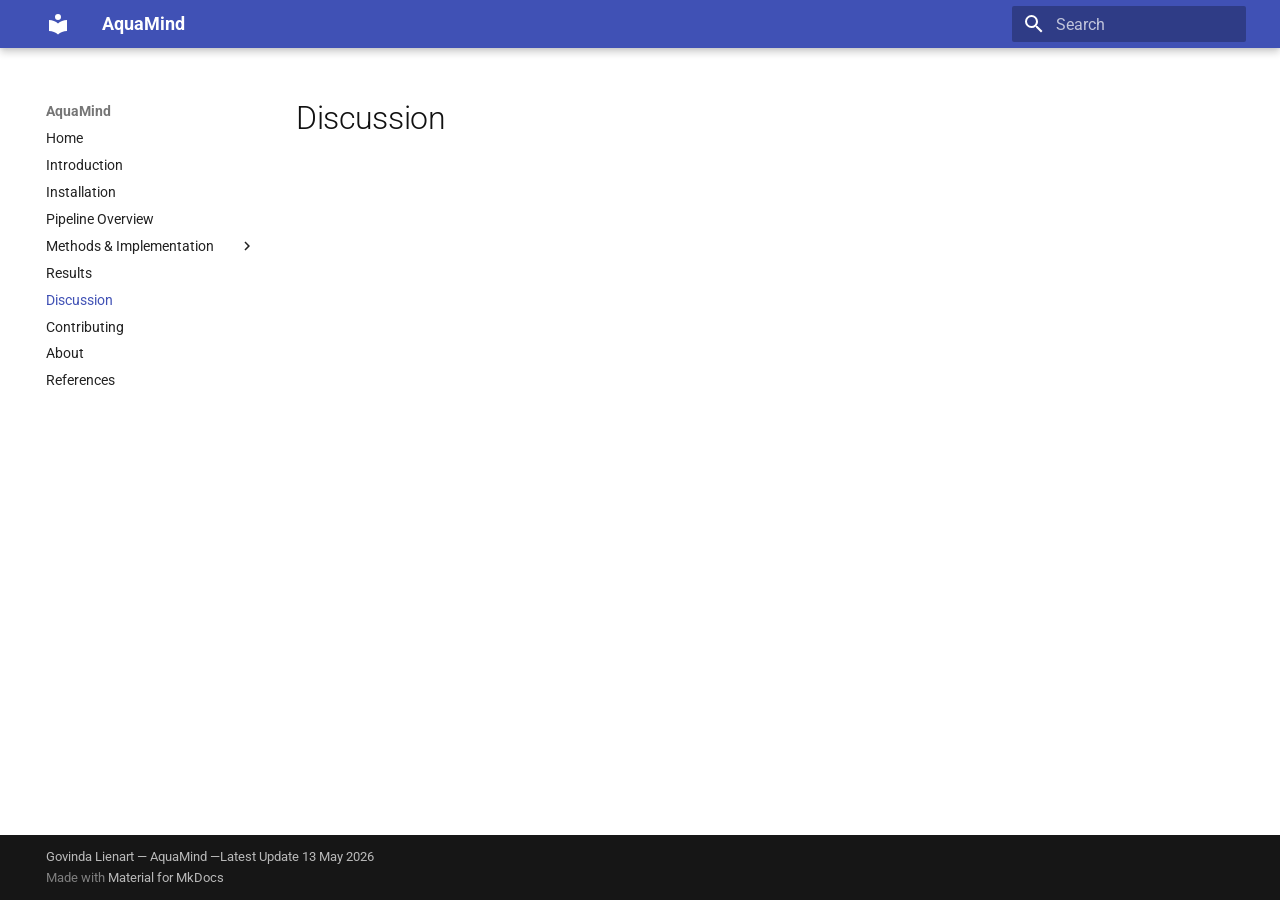
<file: discussion/index.html>
<!doctype html>
<html lang="en" class="no-js">
  <head>
    
      <meta charset="utf-8">
      <meta name="viewport" content="width=device-width,initial-scale=1">
      
      
      
      
        <link rel="prev" href="../results/">
      
      
        <link rel="next" href="../contributing/">
      
      
        
      
      
      <link rel="icon" href="../assets/images/favicon.png">
      <meta name="generator" content="mkdocs-1.6.1, mkdocs-material-9.7.7">
    
    
      
        <title>Discussion - AquaMind</title>
      
    
    
      <link rel="stylesheet" href="../assets/stylesheets/main.ec1eaa64.min.css">
      
      


    
    
      
    
    
      
        
        
        <link rel="preconnect" href="https://fonts.gstatic.com" crossorigin>
        <link rel="stylesheet" href="https://fonts.googleapis.com/css?family=Roboto:300,300i,400,400i,700,700i%7CRoboto+Mono:400,400i,700,700i&display=fallback">
        <style>:root{--md-text-font:"Roboto";--md-code-font:"Roboto Mono"}</style>
      
    
    
      <link rel="stylesheet" href="../stylesheets/extra.css">
    
    <script>__md_scope=new URL("..",location),__md_hash=e=>[...e].reduce(((e,_)=>(e<<5)-e+_.charCodeAt(0)),0),__md_get=(e,_=localStorage,t=__md_scope)=>JSON.parse(_.getItem(t.pathname+"."+e)),__md_set=(e,_,t=localStorage,a=__md_scope)=>{try{t.setItem(a.pathname+"."+e,JSON.stringify(_))}catch(e){}}</script>
    
      

    
    
  </head>
  
  
    <body dir="ltr">
  
    
    <input class="md-toggle" data-md-toggle="drawer" type="checkbox" id="__drawer" autocomplete="off">
    <input class="md-toggle" data-md-toggle="search" type="checkbox" id="__search" autocomplete="off">
    <label class="md-overlay" for="__drawer"></label>
    <div data-md-component="skip">
      
    </div>
    <div data-md-component="announce">
      
    </div>
    
    
      

  

<header class="md-header md-header--shadow" data-md-component="header">
  <nav class="md-header__inner md-grid" aria-label="Header">
    <a href=".." title="AquaMind" class="md-header__button md-logo" aria-label="AquaMind" data-md-component="logo">
      
  
  <svg xmlns="http://www.w3.org/2000/svg" viewBox="0 0 24 24"><path d="M12 8a3 3 0 0 0 3-3 3 3 0 0 0-3-3 3 3 0 0 0-3 3 3 3 0 0 0 3 3m0 3.54C9.64 9.35 6.5 8 3 8v11c3.5 0 6.64 1.35 9 3.54 2.36-2.19 5.5-3.54 9-3.54V8c-3.5 0-6.64 1.35-9 3.54"/></svg>

    </a>
    <label class="md-header__button md-icon" for="__drawer">
      
      <svg xmlns="http://www.w3.org/2000/svg" viewBox="0 0 24 24"><path d="M3 6h18v2H3zm0 5h18v2H3zm0 5h18v2H3z"/></svg>
    </label>
    <div class="md-header__title" data-md-component="header-title">
      <div class="md-header__ellipsis">
        <div class="md-header__topic">
          <span class="md-ellipsis">
            AquaMind
          </span>
        </div>
        <div class="md-header__topic" data-md-component="header-topic">
          <span class="md-ellipsis">
            
              Discussion
            
          </span>
        </div>
      </div>
    </div>
    
    
      <script>var palette=__md_get("__palette");if(palette&&palette.color){if("(prefers-color-scheme)"===palette.color.media){var media=matchMedia("(prefers-color-scheme: light)"),input=document.querySelector(media.matches?"[data-md-color-media='(prefers-color-scheme: light)']":"[data-md-color-media='(prefers-color-scheme: dark)']");palette.color.media=input.getAttribute("data-md-color-media"),palette.color.scheme=input.getAttribute("data-md-color-scheme"),palette.color.primary=input.getAttribute("data-md-color-primary"),palette.color.accent=input.getAttribute("data-md-color-accent")}for(var[key,value]of Object.entries(palette.color))document.body.setAttribute("data-md-color-"+key,value)}</script>
    
    
    
      
      
        <label class="md-header__button md-icon" for="__search">
          
          <svg xmlns="http://www.w3.org/2000/svg" viewBox="0 0 24 24"><path d="M9.5 3A6.5 6.5 0 0 1 16 9.5c0 1.61-.59 3.09-1.56 4.23l.27.27h.79l5 5-1.5 1.5-5-5v-.79l-.27-.27A6.52 6.52 0 0 1 9.5 16 6.5 6.5 0 0 1 3 9.5 6.5 6.5 0 0 1 9.5 3m0 2C7 5 5 7 5 9.5S7 14 9.5 14 14 12 14 9.5 12 5 9.5 5"/></svg>
        </label>
        <div class="md-search" data-md-component="search" role="dialog">
  <label class="md-search__overlay" for="__search"></label>
  <div class="md-search__inner" role="search">
    <form class="md-search__form" name="search">
      <input type="text" class="md-search__input" name="query" aria-label="Search" placeholder="Search" autocapitalize="off" autocorrect="off" autocomplete="off" spellcheck="false" data-md-component="search-query" required>
      <label class="md-search__icon md-icon" for="__search">
        
        <svg xmlns="http://www.w3.org/2000/svg" viewBox="0 0 24 24"><path d="M9.5 3A6.5 6.5 0 0 1 16 9.5c0 1.61-.59 3.09-1.56 4.23l.27.27h.79l5 5-1.5 1.5-5-5v-.79l-.27-.27A6.52 6.52 0 0 1 9.5 16 6.5 6.5 0 0 1 3 9.5 6.5 6.5 0 0 1 9.5 3m0 2C7 5 5 7 5 9.5S7 14 9.5 14 14 12 14 9.5 12 5 9.5 5"/></svg>
        
        <svg xmlns="http://www.w3.org/2000/svg" viewBox="0 0 24 24"><path d="M20 11v2H8l5.5 5.5-1.42 1.42L4.16 12l7.92-7.92L13.5 5.5 8 11z"/></svg>
      </label>
      <nav class="md-search__options" aria-label="Search">
        
        <button type="reset" class="md-search__icon md-icon" title="Clear" aria-label="Clear" tabindex="-1">
          
          <svg xmlns="http://www.w3.org/2000/svg" viewBox="0 0 24 24"><path d="M19 6.41 17.59 5 12 10.59 6.41 5 5 6.41 10.59 12 5 17.59 6.41 19 12 13.41 17.59 19 19 17.59 13.41 12z"/></svg>
        </button>
      </nav>
      
    </form>
    <div class="md-search__output">
      <div class="md-search__scrollwrap" tabindex="0" data-md-scrollfix>
        <div class="md-search-result" data-md-component="search-result">
          <div class="md-search-result__meta">
            Initializing search
          </div>
          <ol class="md-search-result__list" role="presentation"></ol>
        </div>
      </div>
    </div>
  </div>
</div>
      
    
    
  </nav>
  
</header>
    
    <div class="md-container" data-md-component="container">
      
      
        
          
        
      
      <main class="md-main" data-md-component="main">
        <div class="md-main__inner md-grid">
          
            
              
              <div class="md-sidebar md-sidebar--primary" data-md-component="sidebar" data-md-type="navigation" >
                <div class="md-sidebar__scrollwrap">
                  <div class="md-sidebar__inner">
                    



<nav class="md-nav md-nav--primary" aria-label="Navigation" data-md-level="0">
  <label class="md-nav__title" for="__drawer">
    <a href=".." title="AquaMind" class="md-nav__button md-logo" aria-label="AquaMind" data-md-component="logo">
      
  
  <svg xmlns="http://www.w3.org/2000/svg" viewBox="0 0 24 24"><path d="M12 8a3 3 0 0 0 3-3 3 3 0 0 0-3-3 3 3 0 0 0-3 3 3 3 0 0 0 3 3m0 3.54C9.64 9.35 6.5 8 3 8v11c3.5 0 6.64 1.35 9 3.54 2.36-2.19 5.5-3.54 9-3.54V8c-3.5 0-6.64 1.35-9 3.54"/></svg>

    </a>
    AquaMind
  </label>
  
  <ul class="md-nav__list" data-md-scrollfix>
    
      
      
  
  
  
  
    <li class="md-nav__item">
      <a href=".." class="md-nav__link">
        
  
  
  <span class="md-ellipsis">
    
  
    Home
  

    
  </span>
  
  

      </a>
    </li>
  

    
      
      
  
  
  
  
    <li class="md-nav__item">
      <a href="../introduction/" class="md-nav__link">
        
  
  
  <span class="md-ellipsis">
    
  
    Introduction
  

    
  </span>
  
  

      </a>
    </li>
  

    
      
      
  
  
  
  
    <li class="md-nav__item">
      <a href="../installation/" class="md-nav__link">
        
  
  
  <span class="md-ellipsis">
    
  
    Installation
  

    
  </span>
  
  

      </a>
    </li>
  

    
      
      
  
  
  
  
    <li class="md-nav__item">
      <a href="../pipeline-overview/" class="md-nav__link">
        
  
  
  <span class="md-ellipsis">
    
  
    Pipeline Overview
  

    
  </span>
  
  

      </a>
    </li>
  

    
      
      
  
  
  
  
    
    
    
    
    
    <li class="md-nav__item md-nav__item--nested">
      
        
        
        <input class="md-nav__toggle md-toggle " type="checkbox" id="__nav_5" >
        
          
          <label class="md-nav__link" for="__nav_5" id="__nav_5_label" tabindex="0">
            
  
  
  <span class="md-ellipsis">
    
  
    Methods & Implementation
  

    
  </span>
  
  

            <span class="md-nav__icon md-icon"></span>
          </label>
        
        <nav class="md-nav" data-md-level="1" aria-labelledby="__nav_5_label" aria-expanded="false">
          <label class="md-nav__title" for="__nav_5">
            <span class="md-nav__icon md-icon"></span>
            
  
    Methods & Implementation
  

          </label>
          <ul class="md-nav__list" data-md-scrollfix>
            
              
                
  
  
  
  
    <li class="md-nav__item">
      <a href="../tank-setup/" class="md-nav__link">
        
  
  
  <span class="md-ellipsis">
    
  
    Tank Setup
  

    
  </span>
  
  

      </a>
    </li>
  

              
            
              
                
  
  
  
  
    <li class="md-nav__item">
      <a href="../stage_1/" class="md-nav__link">
        
  
  
  <span class="md-ellipsis">
    
  
    Stage 1 - Frame Extraction
  

    
  </span>
  
  

      </a>
    </li>
  

              
            
              
                
  
  
  
  
    <li class="md-nav__item">
      <a href="../stage_2/" class="md-nav__link">
        
  
  
  <span class="md-ellipsis">
    
  
    Stage 2 - Annotation
  

    
  </span>
  
  

      </a>
    </li>
  

              
            
              
                
  
  
  
  
    <li class="md-nav__item">
      <a href="../stage_3/" class="md-nav__link">
        
  
  
  <span class="md-ellipsis">
    
  
    Stage 3 - Dataset Class
  

    
  </span>
  
  

      </a>
    </li>
  

              
            
          </ul>
        </nav>
      
    </li>
  

    
      
      
  
  
  
  
    <li class="md-nav__item">
      <a href="../results/" class="md-nav__link">
        
  
  
  <span class="md-ellipsis">
    
  
    Results
  

    
  </span>
  
  

      </a>
    </li>
  

    
      
      
  
  
    
  
  
  
    <li class="md-nav__item md-nav__item--active">
      
      <input class="md-nav__toggle md-toggle" type="checkbox" id="__toc">
      
      
      
      <a href="./" class="md-nav__link md-nav__link--active">
        
  
  
  <span class="md-ellipsis">
    
  
    Discussion
  

    
  </span>
  
  

      </a>
      
    </li>
  

    
      
      
  
  
  
  
    <li class="md-nav__item">
      <a href="../contributing/" class="md-nav__link">
        
  
  
  <span class="md-ellipsis">
    
  
    Contributing
  

    
  </span>
  
  

      </a>
    </li>
  

    
      
      
  
  
  
  
    <li class="md-nav__item">
      <a href="../about/" class="md-nav__link">
        
  
  
  <span class="md-ellipsis">
    
  
    About
  

    
  </span>
  
  

      </a>
    </li>
  

    
      
      
  
  
  
  
    <li class="md-nav__item">
      <a href="../references/" class="md-nav__link">
        
  
  
  <span class="md-ellipsis">
    
  
    References
  

    
  </span>
  
  

      </a>
    </li>
  

    
  </ul>
</nav>
                  </div>
                </div>
              </div>
            
            
              
              <div class="md-sidebar md-sidebar--secondary" data-md-component="sidebar" data-md-type="toc" >
                <div class="md-sidebar__scrollwrap">
                  <div class="md-sidebar__inner">
                    

<nav class="md-nav md-nav--secondary" aria-label="Table of contents">
  
  
  
  
</nav>
                  </div>
                </div>
              </div>
            
          
          
            <div class="md-content" data-md-component="content">
              
              <article class="md-content__inner md-typeset">
                
                  



  <h1>Discussion</h1>














                
              </article>
            </div>
          
          
<script>var target=document.getElementById(location.hash.slice(1));target&&target.name&&(target.checked=target.name.startsWith("__tabbed_"))</script>
        </div>
        
      </main>
      
        <footer class="md-footer">
  
  <div class="md-footer-meta md-typeset">
    <div class="md-footer-meta__inner md-grid">
      <div class="md-copyright">
  
    <div class="md-copyright__highlight">
      Govinda Lienart &mdash; AquaMind &mdash;Latest Update 13 May 2026
    </div>
  
  
    Made with
    <a href="https://squidfunk.github.io/mkdocs-material/" target="_blank" rel="noopener">
      Material for MkDocs
    </a>
  
</div>
      
    </div>
  </div>
</footer>
      
    </div>
    <div class="md-dialog" data-md-component="dialog">
      <div class="md-dialog__inner md-typeset"></div>
    </div>
    
    
    
      
      
      <script id="__config" type="application/json">{"annotate": null, "base": "..", "features": [], "search": "../assets/javascripts/workers/search.2c215733.min.js", "tags": null, "translations": {"clipboard.copied": "Copied to clipboard", "clipboard.copy": "Copy to clipboard", "search.result.more.one": "1 more on this page", "search.result.more.other": "# more on this page", "search.result.none": "No matching documents", "search.result.one": "1 matching document", "search.result.other": "# matching documents", "search.result.placeholder": "Type to start searching", "search.result.term.missing": "Missing", "select.version": "Select version"}, "version": null}</script>
    
    
      <script src="../assets/javascripts/bundle.d7400e89.min.js"></script>
      
    
  </body>
</html>
</file>
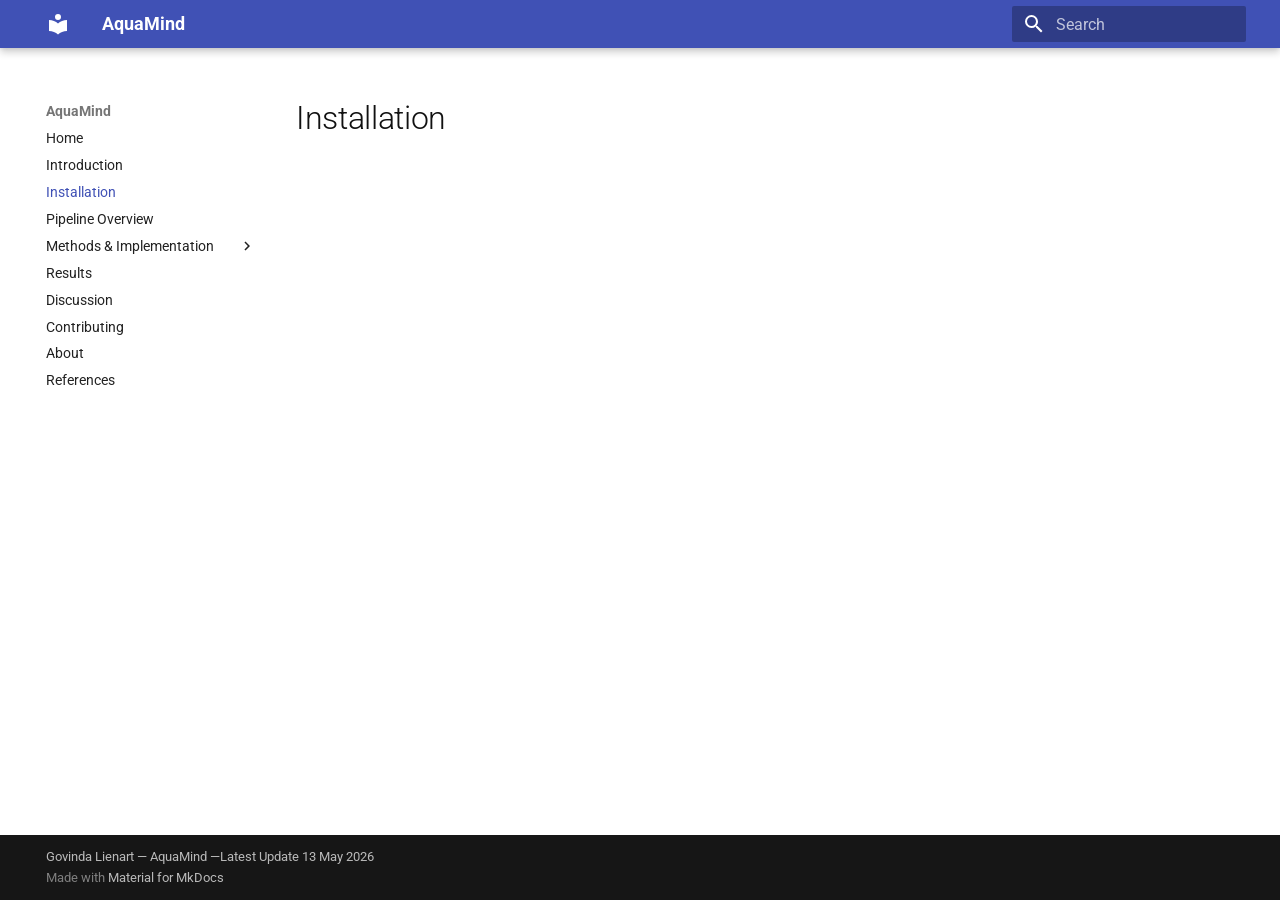
<file: installation/index.html>
<!doctype html>
<html lang="en" class="no-js">
  <head>
    
      <meta charset="utf-8">
      <meta name="viewport" content="width=device-width,initial-scale=1">
      
      
      
      
        <link rel="prev" href="../introduction/">
      
      
        <link rel="next" href="../pipeline-overview/">
      
      
        
      
      
      <link rel="icon" href="../assets/images/favicon.png">
      <meta name="generator" content="mkdocs-1.6.1, mkdocs-material-9.7.7">
    
    
      
        <title>Installation - AquaMind</title>
      
    
    
      <link rel="stylesheet" href="../assets/stylesheets/main.ec1eaa64.min.css">
      
      


    
    
      
    
    
      
        
        
        <link rel="preconnect" href="https://fonts.gstatic.com" crossorigin>
        <link rel="stylesheet" href="https://fonts.googleapis.com/css?family=Roboto:300,300i,400,400i,700,700i%7CRoboto+Mono:400,400i,700,700i&display=fallback">
        <style>:root{--md-text-font:"Roboto";--md-code-font:"Roboto Mono"}</style>
      
    
    
      <link rel="stylesheet" href="../stylesheets/extra.css">
    
    <script>__md_scope=new URL("..",location),__md_hash=e=>[...e].reduce(((e,_)=>(e<<5)-e+_.charCodeAt(0)),0),__md_get=(e,_=localStorage,t=__md_scope)=>JSON.parse(_.getItem(t.pathname+"."+e)),__md_set=(e,_,t=localStorage,a=__md_scope)=>{try{t.setItem(a.pathname+"."+e,JSON.stringify(_))}catch(e){}}</script>
    
      

    
    
  </head>
  
  
    <body dir="ltr">
  
    
    <input class="md-toggle" data-md-toggle="drawer" type="checkbox" id="__drawer" autocomplete="off">
    <input class="md-toggle" data-md-toggle="search" type="checkbox" id="__search" autocomplete="off">
    <label class="md-overlay" for="__drawer"></label>
    <div data-md-component="skip">
      
    </div>
    <div data-md-component="announce">
      
    </div>
    
    
      

  

<header class="md-header md-header--shadow" data-md-component="header">
  <nav class="md-header__inner md-grid" aria-label="Header">
    <a href=".." title="AquaMind" class="md-header__button md-logo" aria-label="AquaMind" data-md-component="logo">
      
  
  <svg xmlns="http://www.w3.org/2000/svg" viewBox="0 0 24 24"><path d="M12 8a3 3 0 0 0 3-3 3 3 0 0 0-3-3 3 3 0 0 0-3 3 3 3 0 0 0 3 3m0 3.54C9.64 9.35 6.5 8 3 8v11c3.5 0 6.64 1.35 9 3.54 2.36-2.19 5.5-3.54 9-3.54V8c-3.5 0-6.64 1.35-9 3.54"/></svg>

    </a>
    <label class="md-header__button md-icon" for="__drawer">
      
      <svg xmlns="http://www.w3.org/2000/svg" viewBox="0 0 24 24"><path d="M3 6h18v2H3zm0 5h18v2H3zm0 5h18v2H3z"/></svg>
    </label>
    <div class="md-header__title" data-md-component="header-title">
      <div class="md-header__ellipsis">
        <div class="md-header__topic">
          <span class="md-ellipsis">
            AquaMind
          </span>
        </div>
        <div class="md-header__topic" data-md-component="header-topic">
          <span class="md-ellipsis">
            
              Installation
            
          </span>
        </div>
      </div>
    </div>
    
    
      <script>var palette=__md_get("__palette");if(palette&&palette.color){if("(prefers-color-scheme)"===palette.color.media){var media=matchMedia("(prefers-color-scheme: light)"),input=document.querySelector(media.matches?"[data-md-color-media='(prefers-color-scheme: light)']":"[data-md-color-media='(prefers-color-scheme: dark)']");palette.color.media=input.getAttribute("data-md-color-media"),palette.color.scheme=input.getAttribute("data-md-color-scheme"),palette.color.primary=input.getAttribute("data-md-color-primary"),palette.color.accent=input.getAttribute("data-md-color-accent")}for(var[key,value]of Object.entries(palette.color))document.body.setAttribute("data-md-color-"+key,value)}</script>
    
    
    
      
      
        <label class="md-header__button md-icon" for="__search">
          
          <svg xmlns="http://www.w3.org/2000/svg" viewBox="0 0 24 24"><path d="M9.5 3A6.5 6.5 0 0 1 16 9.5c0 1.61-.59 3.09-1.56 4.23l.27.27h.79l5 5-1.5 1.5-5-5v-.79l-.27-.27A6.52 6.52 0 0 1 9.5 16 6.5 6.5 0 0 1 3 9.5 6.5 6.5 0 0 1 9.5 3m0 2C7 5 5 7 5 9.5S7 14 9.5 14 14 12 14 9.5 12 5 9.5 5"/></svg>
        </label>
        <div class="md-search" data-md-component="search" role="dialog">
  <label class="md-search__overlay" for="__search"></label>
  <div class="md-search__inner" role="search">
    <form class="md-search__form" name="search">
      <input type="text" class="md-search__input" name="query" aria-label="Search" placeholder="Search" autocapitalize="off" autocorrect="off" autocomplete="off" spellcheck="false" data-md-component="search-query" required>
      <label class="md-search__icon md-icon" for="__search">
        
        <svg xmlns="http://www.w3.org/2000/svg" viewBox="0 0 24 24"><path d="M9.5 3A6.5 6.5 0 0 1 16 9.5c0 1.61-.59 3.09-1.56 4.23l.27.27h.79l5 5-1.5 1.5-5-5v-.79l-.27-.27A6.52 6.52 0 0 1 9.5 16 6.5 6.5 0 0 1 3 9.5 6.5 6.5 0 0 1 9.5 3m0 2C7 5 5 7 5 9.5S7 14 9.5 14 14 12 14 9.5 12 5 9.5 5"/></svg>
        
        <svg xmlns="http://www.w3.org/2000/svg" viewBox="0 0 24 24"><path d="M20 11v2H8l5.5 5.5-1.42 1.42L4.16 12l7.92-7.92L13.5 5.5 8 11z"/></svg>
      </label>
      <nav class="md-search__options" aria-label="Search">
        
        <button type="reset" class="md-search__icon md-icon" title="Clear" aria-label="Clear" tabindex="-1">
          
          <svg xmlns="http://www.w3.org/2000/svg" viewBox="0 0 24 24"><path d="M19 6.41 17.59 5 12 10.59 6.41 5 5 6.41 10.59 12 5 17.59 6.41 19 12 13.41 17.59 19 19 17.59 13.41 12z"/></svg>
        </button>
      </nav>
      
    </form>
    <div class="md-search__output">
      <div class="md-search__scrollwrap" tabindex="0" data-md-scrollfix>
        <div class="md-search-result" data-md-component="search-result">
          <div class="md-search-result__meta">
            Initializing search
          </div>
          <ol class="md-search-result__list" role="presentation"></ol>
        </div>
      </div>
    </div>
  </div>
</div>
      
    
    
  </nav>
  
</header>
    
    <div class="md-container" data-md-component="container">
      
      
        
          
        
      
      <main class="md-main" data-md-component="main">
        <div class="md-main__inner md-grid">
          
            
              
              <div class="md-sidebar md-sidebar--primary" data-md-component="sidebar" data-md-type="navigation" >
                <div class="md-sidebar__scrollwrap">
                  <div class="md-sidebar__inner">
                    



<nav class="md-nav md-nav--primary" aria-label="Navigation" data-md-level="0">
  <label class="md-nav__title" for="__drawer">
    <a href=".." title="AquaMind" class="md-nav__button md-logo" aria-label="AquaMind" data-md-component="logo">
      
  
  <svg xmlns="http://www.w3.org/2000/svg" viewBox="0 0 24 24"><path d="M12 8a3 3 0 0 0 3-3 3 3 0 0 0-3-3 3 3 0 0 0-3 3 3 3 0 0 0 3 3m0 3.54C9.64 9.35 6.5 8 3 8v11c3.5 0 6.64 1.35 9 3.54 2.36-2.19 5.5-3.54 9-3.54V8c-3.5 0-6.64 1.35-9 3.54"/></svg>

    </a>
    AquaMind
  </label>
  
  <ul class="md-nav__list" data-md-scrollfix>
    
      
      
  
  
  
  
    <li class="md-nav__item">
      <a href=".." class="md-nav__link">
        
  
  
  <span class="md-ellipsis">
    
  
    Home
  

    
  </span>
  
  

      </a>
    </li>
  

    
      
      
  
  
  
  
    <li class="md-nav__item">
      <a href="../introduction/" class="md-nav__link">
        
  
  
  <span class="md-ellipsis">
    
  
    Introduction
  

    
  </span>
  
  

      </a>
    </li>
  

    
      
      
  
  
    
  
  
  
    <li class="md-nav__item md-nav__item--active">
      
      <input class="md-nav__toggle md-toggle" type="checkbox" id="__toc">
      
      
      
      <a href="./" class="md-nav__link md-nav__link--active">
        
  
  
  <span class="md-ellipsis">
    
  
    Installation
  

    
  </span>
  
  

      </a>
      
    </li>
  

    
      
      
  
  
  
  
    <li class="md-nav__item">
      <a href="../pipeline-overview/" class="md-nav__link">
        
  
  
  <span class="md-ellipsis">
    
  
    Pipeline Overview
  

    
  </span>
  
  

      </a>
    </li>
  

    
      
      
  
  
  
  
    
    
    
    
    
    <li class="md-nav__item md-nav__item--nested">
      
        
        
        <input class="md-nav__toggle md-toggle " type="checkbox" id="__nav_5" >
        
          
          <label class="md-nav__link" for="__nav_5" id="__nav_5_label" tabindex="0">
            
  
  
  <span class="md-ellipsis">
    
  
    Methods & Implementation
  

    
  </span>
  
  

            <span class="md-nav__icon md-icon"></span>
          </label>
        
        <nav class="md-nav" data-md-level="1" aria-labelledby="__nav_5_label" aria-expanded="false">
          <label class="md-nav__title" for="__nav_5">
            <span class="md-nav__icon md-icon"></span>
            
  
    Methods & Implementation
  

          </label>
          <ul class="md-nav__list" data-md-scrollfix>
            
              
                
  
  
  
  
    <li class="md-nav__item">
      <a href="../tank-setup/" class="md-nav__link">
        
  
  
  <span class="md-ellipsis">
    
  
    Tank Setup
  

    
  </span>
  
  

      </a>
    </li>
  

              
            
              
                
  
  
  
  
    <li class="md-nav__item">
      <a href="../stage_1/" class="md-nav__link">
        
  
  
  <span class="md-ellipsis">
    
  
    Stage 1 - Frame Extraction
  

    
  </span>
  
  

      </a>
    </li>
  

              
            
              
                
  
  
  
  
    <li class="md-nav__item">
      <a href="../stage_2/" class="md-nav__link">
        
  
  
  <span class="md-ellipsis">
    
  
    Stage 2 - Annotation
  

    
  </span>
  
  

      </a>
    </li>
  

              
            
              
                
  
  
  
  
    <li class="md-nav__item">
      <a href="../stage_3/" class="md-nav__link">
        
  
  
  <span class="md-ellipsis">
    
  
    Stage 3 - Dataset Class
  

    
  </span>
  
  

      </a>
    </li>
  

              
            
          </ul>
        </nav>
      
    </li>
  

    
      
      
  
  
  
  
    <li class="md-nav__item">
      <a href="../results/" class="md-nav__link">
        
  
  
  <span class="md-ellipsis">
    
  
    Results
  

    
  </span>
  
  

      </a>
    </li>
  

    
      
      
  
  
  
  
    <li class="md-nav__item">
      <a href="../discussion/" class="md-nav__link">
        
  
  
  <span class="md-ellipsis">
    
  
    Discussion
  

    
  </span>
  
  

      </a>
    </li>
  

    
      
      
  
  
  
  
    <li class="md-nav__item">
      <a href="../contributing/" class="md-nav__link">
        
  
  
  <span class="md-ellipsis">
    
  
    Contributing
  

    
  </span>
  
  

      </a>
    </li>
  

    
      
      
  
  
  
  
    <li class="md-nav__item">
      <a href="../about/" class="md-nav__link">
        
  
  
  <span class="md-ellipsis">
    
  
    About
  

    
  </span>
  
  

      </a>
    </li>
  

    
      
      
  
  
  
  
    <li class="md-nav__item">
      <a href="../references/" class="md-nav__link">
        
  
  
  <span class="md-ellipsis">
    
  
    References
  

    
  </span>
  
  

      </a>
    </li>
  

    
  </ul>
</nav>
                  </div>
                </div>
              </div>
            
            
              
              <div class="md-sidebar md-sidebar--secondary" data-md-component="sidebar" data-md-type="toc" >
                <div class="md-sidebar__scrollwrap">
                  <div class="md-sidebar__inner">
                    

<nav class="md-nav md-nav--secondary" aria-label="Table of contents">
  
  
  
  
</nav>
                  </div>
                </div>
              </div>
            
          
          
            <div class="md-content" data-md-component="content">
              
              <article class="md-content__inner md-typeset">
                
                  



  <h1>Installation</h1>














                
              </article>
            </div>
          
          
<script>var target=document.getElementById(location.hash.slice(1));target&&target.name&&(target.checked=target.name.startsWith("__tabbed_"))</script>
        </div>
        
      </main>
      
        <footer class="md-footer">
  
  <div class="md-footer-meta md-typeset">
    <div class="md-footer-meta__inner md-grid">
      <div class="md-copyright">
  
    <div class="md-copyright__highlight">
      Govinda Lienart &mdash; AquaMind &mdash;Latest Update 13 May 2026
    </div>
  
  
    Made with
    <a href="https://squidfunk.github.io/mkdocs-material/" target="_blank" rel="noopener">
      Material for MkDocs
    </a>
  
</div>
      
    </div>
  </div>
</footer>
      
    </div>
    <div class="md-dialog" data-md-component="dialog">
      <div class="md-dialog__inner md-typeset"></div>
    </div>
    
    
    
      
      
      <script id="__config" type="application/json">{"annotate": null, "base": "..", "features": [], "search": "../assets/javascripts/workers/search.2c215733.min.js", "tags": null, "translations": {"clipboard.copied": "Copied to clipboard", "clipboard.copy": "Copy to clipboard", "search.result.more.one": "1 more on this page", "search.result.more.other": "# more on this page", "search.result.none": "No matching documents", "search.result.one": "1 matching document", "search.result.other": "# matching documents", "search.result.placeholder": "Type to start searching", "search.result.term.missing": "Missing", "select.version": "Select version"}, "version": null}</script>
    
    
      <script src="../assets/javascripts/bundle.d7400e89.min.js"></script>
      
    
  </body>
</html>
</file>
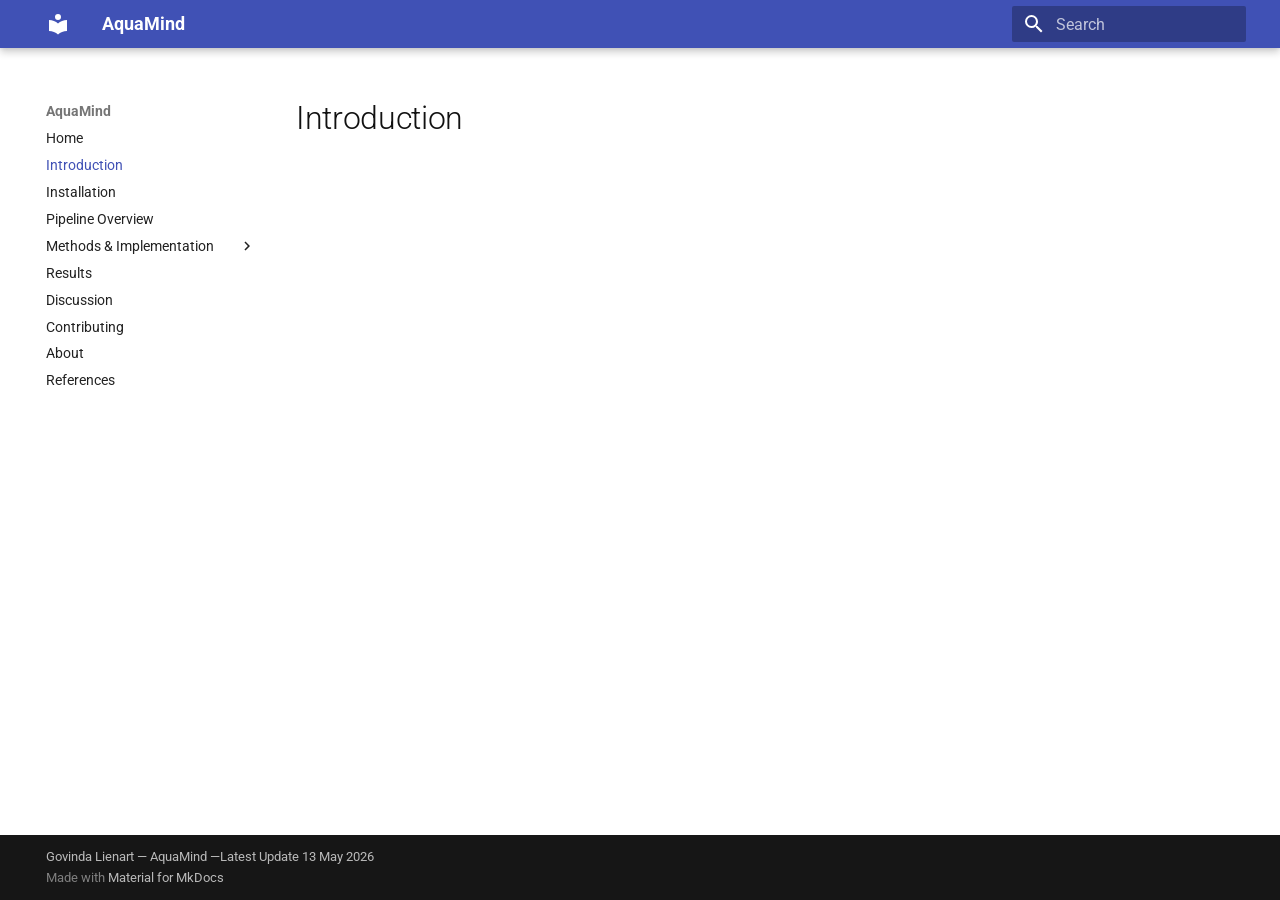
<file: introduction/index.html>
<!doctype html>
<html lang="en" class="no-js">
  <head>
    
      <meta charset="utf-8">
      <meta name="viewport" content="width=device-width,initial-scale=1">
      
      
      
      
        <link rel="prev" href="..">
      
      
        <link rel="next" href="../installation/">
      
      
        
      
      
      <link rel="icon" href="../assets/images/favicon.png">
      <meta name="generator" content="mkdocs-1.6.1, mkdocs-material-9.7.7">
    
    
      
        <title>Introduction - AquaMind</title>
      
    
    
      <link rel="stylesheet" href="../assets/stylesheets/main.ec1eaa64.min.css">
      
      


    
    
      
    
    
      
        
        
        <link rel="preconnect" href="https://fonts.gstatic.com" crossorigin>
        <link rel="stylesheet" href="https://fonts.googleapis.com/css?family=Roboto:300,300i,400,400i,700,700i%7CRoboto+Mono:400,400i,700,700i&display=fallback">
        <style>:root{--md-text-font:"Roboto";--md-code-font:"Roboto Mono"}</style>
      
    
    
      <link rel="stylesheet" href="../stylesheets/extra.css">
    
    <script>__md_scope=new URL("..",location),__md_hash=e=>[...e].reduce(((e,_)=>(e<<5)-e+_.charCodeAt(0)),0),__md_get=(e,_=localStorage,t=__md_scope)=>JSON.parse(_.getItem(t.pathname+"."+e)),__md_set=(e,_,t=localStorage,a=__md_scope)=>{try{t.setItem(a.pathname+"."+e,JSON.stringify(_))}catch(e){}}</script>
    
      

    
    
  </head>
  
  
    <body dir="ltr">
  
    
    <input class="md-toggle" data-md-toggle="drawer" type="checkbox" id="__drawer" autocomplete="off">
    <input class="md-toggle" data-md-toggle="search" type="checkbox" id="__search" autocomplete="off">
    <label class="md-overlay" for="__drawer"></label>
    <div data-md-component="skip">
      
    </div>
    <div data-md-component="announce">
      
    </div>
    
    
      

  

<header class="md-header md-header--shadow" data-md-component="header">
  <nav class="md-header__inner md-grid" aria-label="Header">
    <a href=".." title="AquaMind" class="md-header__button md-logo" aria-label="AquaMind" data-md-component="logo">
      
  
  <svg xmlns="http://www.w3.org/2000/svg" viewBox="0 0 24 24"><path d="M12 8a3 3 0 0 0 3-3 3 3 0 0 0-3-3 3 3 0 0 0-3 3 3 3 0 0 0 3 3m0 3.54C9.64 9.35 6.5 8 3 8v11c3.5 0 6.64 1.35 9 3.54 2.36-2.19 5.5-3.54 9-3.54V8c-3.5 0-6.64 1.35-9 3.54"/></svg>

    </a>
    <label class="md-header__button md-icon" for="__drawer">
      
      <svg xmlns="http://www.w3.org/2000/svg" viewBox="0 0 24 24"><path d="M3 6h18v2H3zm0 5h18v2H3zm0 5h18v2H3z"/></svg>
    </label>
    <div class="md-header__title" data-md-component="header-title">
      <div class="md-header__ellipsis">
        <div class="md-header__topic">
          <span class="md-ellipsis">
            AquaMind
          </span>
        </div>
        <div class="md-header__topic" data-md-component="header-topic">
          <span class="md-ellipsis">
            
              Introduction
            
          </span>
        </div>
      </div>
    </div>
    
    
      <script>var palette=__md_get("__palette");if(palette&&palette.color){if("(prefers-color-scheme)"===palette.color.media){var media=matchMedia("(prefers-color-scheme: light)"),input=document.querySelector(media.matches?"[data-md-color-media='(prefers-color-scheme: light)']":"[data-md-color-media='(prefers-color-scheme: dark)']");palette.color.media=input.getAttribute("data-md-color-media"),palette.color.scheme=input.getAttribute("data-md-color-scheme"),palette.color.primary=input.getAttribute("data-md-color-primary"),palette.color.accent=input.getAttribute("data-md-color-accent")}for(var[key,value]of Object.entries(palette.color))document.body.setAttribute("data-md-color-"+key,value)}</script>
    
    
    
      
      
        <label class="md-header__button md-icon" for="__search">
          
          <svg xmlns="http://www.w3.org/2000/svg" viewBox="0 0 24 24"><path d="M9.5 3A6.5 6.5 0 0 1 16 9.5c0 1.61-.59 3.09-1.56 4.23l.27.27h.79l5 5-1.5 1.5-5-5v-.79l-.27-.27A6.52 6.52 0 0 1 9.5 16 6.5 6.5 0 0 1 3 9.5 6.5 6.5 0 0 1 9.5 3m0 2C7 5 5 7 5 9.5S7 14 9.5 14 14 12 14 9.5 12 5 9.5 5"/></svg>
        </label>
        <div class="md-search" data-md-component="search" role="dialog">
  <label class="md-search__overlay" for="__search"></label>
  <div class="md-search__inner" role="search">
    <form class="md-search__form" name="search">
      <input type="text" class="md-search__input" name="query" aria-label="Search" placeholder="Search" autocapitalize="off" autocorrect="off" autocomplete="off" spellcheck="false" data-md-component="search-query" required>
      <label class="md-search__icon md-icon" for="__search">
        
        <svg xmlns="http://www.w3.org/2000/svg" viewBox="0 0 24 24"><path d="M9.5 3A6.5 6.5 0 0 1 16 9.5c0 1.61-.59 3.09-1.56 4.23l.27.27h.79l5 5-1.5 1.5-5-5v-.79l-.27-.27A6.52 6.52 0 0 1 9.5 16 6.5 6.5 0 0 1 3 9.5 6.5 6.5 0 0 1 9.5 3m0 2C7 5 5 7 5 9.5S7 14 9.5 14 14 12 14 9.5 12 5 9.5 5"/></svg>
        
        <svg xmlns="http://www.w3.org/2000/svg" viewBox="0 0 24 24"><path d="M20 11v2H8l5.5 5.5-1.42 1.42L4.16 12l7.92-7.92L13.5 5.5 8 11z"/></svg>
      </label>
      <nav class="md-search__options" aria-label="Search">
        
        <button type="reset" class="md-search__icon md-icon" title="Clear" aria-label="Clear" tabindex="-1">
          
          <svg xmlns="http://www.w3.org/2000/svg" viewBox="0 0 24 24"><path d="M19 6.41 17.59 5 12 10.59 6.41 5 5 6.41 10.59 12 5 17.59 6.41 19 12 13.41 17.59 19 19 17.59 13.41 12z"/></svg>
        </button>
      </nav>
      
    </form>
    <div class="md-search__output">
      <div class="md-search__scrollwrap" tabindex="0" data-md-scrollfix>
        <div class="md-search-result" data-md-component="search-result">
          <div class="md-search-result__meta">
            Initializing search
          </div>
          <ol class="md-search-result__list" role="presentation"></ol>
        </div>
      </div>
    </div>
  </div>
</div>
      
    
    
  </nav>
  
</header>
    
    <div class="md-container" data-md-component="container">
      
      
        
          
        
      
      <main class="md-main" data-md-component="main">
        <div class="md-main__inner md-grid">
          
            
              
              <div class="md-sidebar md-sidebar--primary" data-md-component="sidebar" data-md-type="navigation" >
                <div class="md-sidebar__scrollwrap">
                  <div class="md-sidebar__inner">
                    



<nav class="md-nav md-nav--primary" aria-label="Navigation" data-md-level="0">
  <label class="md-nav__title" for="__drawer">
    <a href=".." title="AquaMind" class="md-nav__button md-logo" aria-label="AquaMind" data-md-component="logo">
      
  
  <svg xmlns="http://www.w3.org/2000/svg" viewBox="0 0 24 24"><path d="M12 8a3 3 0 0 0 3-3 3 3 0 0 0-3-3 3 3 0 0 0-3 3 3 3 0 0 0 3 3m0 3.54C9.64 9.35 6.5 8 3 8v11c3.5 0 6.64 1.35 9 3.54 2.36-2.19 5.5-3.54 9-3.54V8c-3.5 0-6.64 1.35-9 3.54"/></svg>

    </a>
    AquaMind
  </label>
  
  <ul class="md-nav__list" data-md-scrollfix>
    
      
      
  
  
  
  
    <li class="md-nav__item">
      <a href=".." class="md-nav__link">
        
  
  
  <span class="md-ellipsis">
    
  
    Home
  

    
  </span>
  
  

      </a>
    </li>
  

    
      
      
  
  
    
  
  
  
    <li class="md-nav__item md-nav__item--active">
      
      <input class="md-nav__toggle md-toggle" type="checkbox" id="__toc">
      
      
      
      <a href="./" class="md-nav__link md-nav__link--active">
        
  
  
  <span class="md-ellipsis">
    
  
    Introduction
  

    
  </span>
  
  

      </a>
      
    </li>
  

    
      
      
  
  
  
  
    <li class="md-nav__item">
      <a href="../installation/" class="md-nav__link">
        
  
  
  <span class="md-ellipsis">
    
  
    Installation
  

    
  </span>
  
  

      </a>
    </li>
  

    
      
      
  
  
  
  
    <li class="md-nav__item">
      <a href="../pipeline-overview/" class="md-nav__link">
        
  
  
  <span class="md-ellipsis">
    
  
    Pipeline Overview
  

    
  </span>
  
  

      </a>
    </li>
  

    
      
      
  
  
  
  
    
    
    
    
    
    <li class="md-nav__item md-nav__item--nested">
      
        
        
        <input class="md-nav__toggle md-toggle " type="checkbox" id="__nav_5" >
        
          
          <label class="md-nav__link" for="__nav_5" id="__nav_5_label" tabindex="0">
            
  
  
  <span class="md-ellipsis">
    
  
    Methods & Implementation
  

    
  </span>
  
  

            <span class="md-nav__icon md-icon"></span>
          </label>
        
        <nav class="md-nav" data-md-level="1" aria-labelledby="__nav_5_label" aria-expanded="false">
          <label class="md-nav__title" for="__nav_5">
            <span class="md-nav__icon md-icon"></span>
            
  
    Methods & Implementation
  

          </label>
          <ul class="md-nav__list" data-md-scrollfix>
            
              
                
  
  
  
  
    <li class="md-nav__item">
      <a href="../tank-setup/" class="md-nav__link">
        
  
  
  <span class="md-ellipsis">
    
  
    Tank Setup
  

    
  </span>
  
  

      </a>
    </li>
  

              
            
              
                
  
  
  
  
    <li class="md-nav__item">
      <a href="../stage_1/" class="md-nav__link">
        
  
  
  <span class="md-ellipsis">
    
  
    Stage 1 - Frame Extraction
  

    
  </span>
  
  

      </a>
    </li>
  

              
            
              
                
  
  
  
  
    <li class="md-nav__item">
      <a href="../stage_2/" class="md-nav__link">
        
  
  
  <span class="md-ellipsis">
    
  
    Stage 2 - Annotation
  

    
  </span>
  
  

      </a>
    </li>
  

              
            
              
                
  
  
  
  
    <li class="md-nav__item">
      <a href="../stage_3/" class="md-nav__link">
        
  
  
  <span class="md-ellipsis">
    
  
    Stage 3 - Dataset Class
  

    
  </span>
  
  

      </a>
    </li>
  

              
            
          </ul>
        </nav>
      
    </li>
  

    
      
      
  
  
  
  
    <li class="md-nav__item">
      <a href="../results/" class="md-nav__link">
        
  
  
  <span class="md-ellipsis">
    
  
    Results
  

    
  </span>
  
  

      </a>
    </li>
  

    
      
      
  
  
  
  
    <li class="md-nav__item">
      <a href="../discussion/" class="md-nav__link">
        
  
  
  <span class="md-ellipsis">
    
  
    Discussion
  

    
  </span>
  
  

      </a>
    </li>
  

    
      
      
  
  
  
  
    <li class="md-nav__item">
      <a href="../contributing/" class="md-nav__link">
        
  
  
  <span class="md-ellipsis">
    
  
    Contributing
  

    
  </span>
  
  

      </a>
    </li>
  

    
      
      
  
  
  
  
    <li class="md-nav__item">
      <a href="../about/" class="md-nav__link">
        
  
  
  <span class="md-ellipsis">
    
  
    About
  

    
  </span>
  
  

      </a>
    </li>
  

    
      
      
  
  
  
  
    <li class="md-nav__item">
      <a href="../references/" class="md-nav__link">
        
  
  
  <span class="md-ellipsis">
    
  
    References
  

    
  </span>
  
  

      </a>
    </li>
  

    
  </ul>
</nav>
                  </div>
                </div>
              </div>
            
            
              
              <div class="md-sidebar md-sidebar--secondary" data-md-component="sidebar" data-md-type="toc" >
                <div class="md-sidebar__scrollwrap">
                  <div class="md-sidebar__inner">
                    

<nav class="md-nav md-nav--secondary" aria-label="Table of contents">
  
  
  
  
</nav>
                  </div>
                </div>
              </div>
            
          
          
            <div class="md-content" data-md-component="content">
              
              <article class="md-content__inner md-typeset">
                
                  



  <h1>Introduction</h1>














                
              </article>
            </div>
          
          
<script>var target=document.getElementById(location.hash.slice(1));target&&target.name&&(target.checked=target.name.startsWith("__tabbed_"))</script>
        </div>
        
      </main>
      
        <footer class="md-footer">
  
  <div class="md-footer-meta md-typeset">
    <div class="md-footer-meta__inner md-grid">
      <div class="md-copyright">
  
    <div class="md-copyright__highlight">
      Govinda Lienart &mdash; AquaMind &mdash;Latest Update 13 May 2026
    </div>
  
  
    Made with
    <a href="https://squidfunk.github.io/mkdocs-material/" target="_blank" rel="noopener">
      Material for MkDocs
    </a>
  
</div>
      
    </div>
  </div>
</footer>
      
    </div>
    <div class="md-dialog" data-md-component="dialog">
      <div class="md-dialog__inner md-typeset"></div>
    </div>
    
    
    
      
      
      <script id="__config" type="application/json">{"annotate": null, "base": "..", "features": [], "search": "../assets/javascripts/workers/search.2c215733.min.js", "tags": null, "translations": {"clipboard.copied": "Copied to clipboard", "clipboard.copy": "Copy to clipboard", "search.result.more.one": "1 more on this page", "search.result.more.other": "# more on this page", "search.result.none": "No matching documents", "search.result.one": "1 matching document", "search.result.other": "# matching documents", "search.result.placeholder": "Type to start searching", "search.result.term.missing": "Missing", "select.version": "Select version"}, "version": null}</script>
    
    
      <script src="../assets/javascripts/bundle.d7400e89.min.js"></script>
      
    
  </body>
</html>
</file>
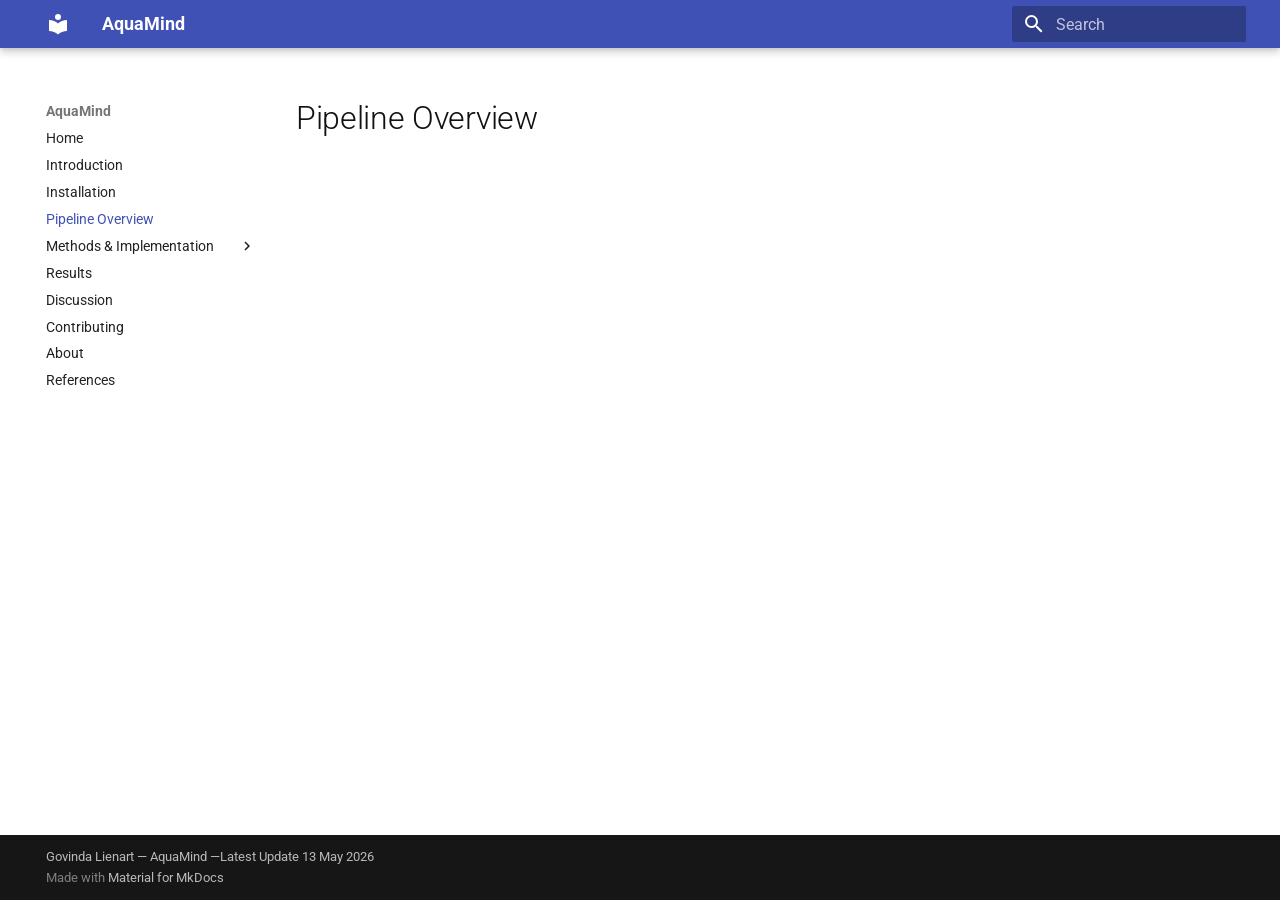
<file: pipeline-overview/index.html>
<!doctype html>
<html lang="en" class="no-js">
  <head>
    
      <meta charset="utf-8">
      <meta name="viewport" content="width=device-width,initial-scale=1">
      
      
      
      
        <link rel="prev" href="../installation/">
      
      
        <link rel="next" href="../tank-setup/">
      
      
        
      
      
      <link rel="icon" href="../assets/images/favicon.png">
      <meta name="generator" content="mkdocs-1.6.1, mkdocs-material-9.7.7">
    
    
      
        <title>Pipeline Overview - AquaMind</title>
      
    
    
      <link rel="stylesheet" href="../assets/stylesheets/main.ec1eaa64.min.css">
      
      


    
    
      
    
    
      
        
        
        <link rel="preconnect" href="https://fonts.gstatic.com" crossorigin>
        <link rel="stylesheet" href="https://fonts.googleapis.com/css?family=Roboto:300,300i,400,400i,700,700i%7CRoboto+Mono:400,400i,700,700i&display=fallback">
        <style>:root{--md-text-font:"Roboto";--md-code-font:"Roboto Mono"}</style>
      
    
    
      <link rel="stylesheet" href="../stylesheets/extra.css">
    
    <script>__md_scope=new URL("..",location),__md_hash=e=>[...e].reduce(((e,_)=>(e<<5)-e+_.charCodeAt(0)),0),__md_get=(e,_=localStorage,t=__md_scope)=>JSON.parse(_.getItem(t.pathname+"."+e)),__md_set=(e,_,t=localStorage,a=__md_scope)=>{try{t.setItem(a.pathname+"."+e,JSON.stringify(_))}catch(e){}}</script>
    
      

    
    
  </head>
  
  
    <body dir="ltr">
  
    
    <input class="md-toggle" data-md-toggle="drawer" type="checkbox" id="__drawer" autocomplete="off">
    <input class="md-toggle" data-md-toggle="search" type="checkbox" id="__search" autocomplete="off">
    <label class="md-overlay" for="__drawer"></label>
    <div data-md-component="skip">
      
    </div>
    <div data-md-component="announce">
      
    </div>
    
    
      

  

<header class="md-header md-header--shadow" data-md-component="header">
  <nav class="md-header__inner md-grid" aria-label="Header">
    <a href=".." title="AquaMind" class="md-header__button md-logo" aria-label="AquaMind" data-md-component="logo">
      
  
  <svg xmlns="http://www.w3.org/2000/svg" viewBox="0 0 24 24"><path d="M12 8a3 3 0 0 0 3-3 3 3 0 0 0-3-3 3 3 0 0 0-3 3 3 3 0 0 0 3 3m0 3.54C9.64 9.35 6.5 8 3 8v11c3.5 0 6.64 1.35 9 3.54 2.36-2.19 5.5-3.54 9-3.54V8c-3.5 0-6.64 1.35-9 3.54"/></svg>

    </a>
    <label class="md-header__button md-icon" for="__drawer">
      
      <svg xmlns="http://www.w3.org/2000/svg" viewBox="0 0 24 24"><path d="M3 6h18v2H3zm0 5h18v2H3zm0 5h18v2H3z"/></svg>
    </label>
    <div class="md-header__title" data-md-component="header-title">
      <div class="md-header__ellipsis">
        <div class="md-header__topic">
          <span class="md-ellipsis">
            AquaMind
          </span>
        </div>
        <div class="md-header__topic" data-md-component="header-topic">
          <span class="md-ellipsis">
            
              Pipeline Overview
            
          </span>
        </div>
      </div>
    </div>
    
    
      <script>var palette=__md_get("__palette");if(palette&&palette.color){if("(prefers-color-scheme)"===palette.color.media){var media=matchMedia("(prefers-color-scheme: light)"),input=document.querySelector(media.matches?"[data-md-color-media='(prefers-color-scheme: light)']":"[data-md-color-media='(prefers-color-scheme: dark)']");palette.color.media=input.getAttribute("data-md-color-media"),palette.color.scheme=input.getAttribute("data-md-color-scheme"),palette.color.primary=input.getAttribute("data-md-color-primary"),palette.color.accent=input.getAttribute("data-md-color-accent")}for(var[key,value]of Object.entries(palette.color))document.body.setAttribute("data-md-color-"+key,value)}</script>
    
    
    
      
      
        <label class="md-header__button md-icon" for="__search">
          
          <svg xmlns="http://www.w3.org/2000/svg" viewBox="0 0 24 24"><path d="M9.5 3A6.5 6.5 0 0 1 16 9.5c0 1.61-.59 3.09-1.56 4.23l.27.27h.79l5 5-1.5 1.5-5-5v-.79l-.27-.27A6.52 6.52 0 0 1 9.5 16 6.5 6.5 0 0 1 3 9.5 6.5 6.5 0 0 1 9.5 3m0 2C7 5 5 7 5 9.5S7 14 9.5 14 14 12 14 9.5 12 5 9.5 5"/></svg>
        </label>
        <div class="md-search" data-md-component="search" role="dialog">
  <label class="md-search__overlay" for="__search"></label>
  <div class="md-search__inner" role="search">
    <form class="md-search__form" name="search">
      <input type="text" class="md-search__input" name="query" aria-label="Search" placeholder="Search" autocapitalize="off" autocorrect="off" autocomplete="off" spellcheck="false" data-md-component="search-query" required>
      <label class="md-search__icon md-icon" for="__search">
        
        <svg xmlns="http://www.w3.org/2000/svg" viewBox="0 0 24 24"><path d="M9.5 3A6.5 6.5 0 0 1 16 9.5c0 1.61-.59 3.09-1.56 4.23l.27.27h.79l5 5-1.5 1.5-5-5v-.79l-.27-.27A6.52 6.52 0 0 1 9.5 16 6.5 6.5 0 0 1 3 9.5 6.5 6.5 0 0 1 9.5 3m0 2C7 5 5 7 5 9.5S7 14 9.5 14 14 12 14 9.5 12 5 9.5 5"/></svg>
        
        <svg xmlns="http://www.w3.org/2000/svg" viewBox="0 0 24 24"><path d="M20 11v2H8l5.5 5.5-1.42 1.42L4.16 12l7.92-7.92L13.5 5.5 8 11z"/></svg>
      </label>
      <nav class="md-search__options" aria-label="Search">
        
        <button type="reset" class="md-search__icon md-icon" title="Clear" aria-label="Clear" tabindex="-1">
          
          <svg xmlns="http://www.w3.org/2000/svg" viewBox="0 0 24 24"><path d="M19 6.41 17.59 5 12 10.59 6.41 5 5 6.41 10.59 12 5 17.59 6.41 19 12 13.41 17.59 19 19 17.59 13.41 12z"/></svg>
        </button>
      </nav>
      
    </form>
    <div class="md-search__output">
      <div class="md-search__scrollwrap" tabindex="0" data-md-scrollfix>
        <div class="md-search-result" data-md-component="search-result">
          <div class="md-search-result__meta">
            Initializing search
          </div>
          <ol class="md-search-result__list" role="presentation"></ol>
        </div>
      </div>
    </div>
  </div>
</div>
      
    
    
  </nav>
  
</header>
    
    <div class="md-container" data-md-component="container">
      
      
        
          
        
      
      <main class="md-main" data-md-component="main">
        <div class="md-main__inner md-grid">
          
            
              
              <div class="md-sidebar md-sidebar--primary" data-md-component="sidebar" data-md-type="navigation" >
                <div class="md-sidebar__scrollwrap">
                  <div class="md-sidebar__inner">
                    



<nav class="md-nav md-nav--primary" aria-label="Navigation" data-md-level="0">
  <label class="md-nav__title" for="__drawer">
    <a href=".." title="AquaMind" class="md-nav__button md-logo" aria-label="AquaMind" data-md-component="logo">
      
  
  <svg xmlns="http://www.w3.org/2000/svg" viewBox="0 0 24 24"><path d="M12 8a3 3 0 0 0 3-3 3 3 0 0 0-3-3 3 3 0 0 0-3 3 3 3 0 0 0 3 3m0 3.54C9.64 9.35 6.5 8 3 8v11c3.5 0 6.64 1.35 9 3.54 2.36-2.19 5.5-3.54 9-3.54V8c-3.5 0-6.64 1.35-9 3.54"/></svg>

    </a>
    AquaMind
  </label>
  
  <ul class="md-nav__list" data-md-scrollfix>
    
      
      
  
  
  
  
    <li class="md-nav__item">
      <a href=".." class="md-nav__link">
        
  
  
  <span class="md-ellipsis">
    
  
    Home
  

    
  </span>
  
  

      </a>
    </li>
  

    
      
      
  
  
  
  
    <li class="md-nav__item">
      <a href="../introduction/" class="md-nav__link">
        
  
  
  <span class="md-ellipsis">
    
  
    Introduction
  

    
  </span>
  
  

      </a>
    </li>
  

    
      
      
  
  
  
  
    <li class="md-nav__item">
      <a href="../installation/" class="md-nav__link">
        
  
  
  <span class="md-ellipsis">
    
  
    Installation
  

    
  </span>
  
  

      </a>
    </li>
  

    
      
      
  
  
    
  
  
  
    <li class="md-nav__item md-nav__item--active">
      
      <input class="md-nav__toggle md-toggle" type="checkbox" id="__toc">
      
      
      
      <a href="./" class="md-nav__link md-nav__link--active">
        
  
  
  <span class="md-ellipsis">
    
  
    Pipeline Overview
  

    
  </span>
  
  

      </a>
      
    </li>
  

    
      
      
  
  
  
  
    
    
    
    
    
    <li class="md-nav__item md-nav__item--nested">
      
        
        
        <input class="md-nav__toggle md-toggle " type="checkbox" id="__nav_5" >
        
          
          <label class="md-nav__link" for="__nav_5" id="__nav_5_label" tabindex="0">
            
  
  
  <span class="md-ellipsis">
    
  
    Methods & Implementation
  

    
  </span>
  
  

            <span class="md-nav__icon md-icon"></span>
          </label>
        
        <nav class="md-nav" data-md-level="1" aria-labelledby="__nav_5_label" aria-expanded="false">
          <label class="md-nav__title" for="__nav_5">
            <span class="md-nav__icon md-icon"></span>
            
  
    Methods & Implementation
  

          </label>
          <ul class="md-nav__list" data-md-scrollfix>
            
              
                
  
  
  
  
    <li class="md-nav__item">
      <a href="../tank-setup/" class="md-nav__link">
        
  
  
  <span class="md-ellipsis">
    
  
    Tank Setup
  

    
  </span>
  
  

      </a>
    </li>
  

              
            
              
                
  
  
  
  
    <li class="md-nav__item">
      <a href="../stage_1/" class="md-nav__link">
        
  
  
  <span class="md-ellipsis">
    
  
    Stage 1 - Frame Extraction
  

    
  </span>
  
  

      </a>
    </li>
  

              
            
              
                
  
  
  
  
    <li class="md-nav__item">
      <a href="../stage_2/" class="md-nav__link">
        
  
  
  <span class="md-ellipsis">
    
  
    Stage 2 - Annotation
  

    
  </span>
  
  

      </a>
    </li>
  

              
            
              
                
  
  
  
  
    <li class="md-nav__item">
      <a href="../stage_3/" class="md-nav__link">
        
  
  
  <span class="md-ellipsis">
    
  
    Stage 3 - Dataset Class
  

    
  </span>
  
  

      </a>
    </li>
  

              
            
          </ul>
        </nav>
      
    </li>
  

    
      
      
  
  
  
  
    <li class="md-nav__item">
      <a href="../results/" class="md-nav__link">
        
  
  
  <span class="md-ellipsis">
    
  
    Results
  

    
  </span>
  
  

      </a>
    </li>
  

    
      
      
  
  
  
  
    <li class="md-nav__item">
      <a href="../discussion/" class="md-nav__link">
        
  
  
  <span class="md-ellipsis">
    
  
    Discussion
  

    
  </span>
  
  

      </a>
    </li>
  

    
      
      
  
  
  
  
    <li class="md-nav__item">
      <a href="../contributing/" class="md-nav__link">
        
  
  
  <span class="md-ellipsis">
    
  
    Contributing
  

    
  </span>
  
  

      </a>
    </li>
  

    
      
      
  
  
  
  
    <li class="md-nav__item">
      <a href="../about/" class="md-nav__link">
        
  
  
  <span class="md-ellipsis">
    
  
    About
  

    
  </span>
  
  

      </a>
    </li>
  

    
      
      
  
  
  
  
    <li class="md-nav__item">
      <a href="../references/" class="md-nav__link">
        
  
  
  <span class="md-ellipsis">
    
  
    References
  

    
  </span>
  
  

      </a>
    </li>
  

    
  </ul>
</nav>
                  </div>
                </div>
              </div>
            
            
              
              <div class="md-sidebar md-sidebar--secondary" data-md-component="sidebar" data-md-type="toc" >
                <div class="md-sidebar__scrollwrap">
                  <div class="md-sidebar__inner">
                    

<nav class="md-nav md-nav--secondary" aria-label="Table of contents">
  
  
  
  
</nav>
                  </div>
                </div>
              </div>
            
          
          
            <div class="md-content" data-md-component="content">
              
              <article class="md-content__inner md-typeset">
                
                  



  <h1>Pipeline Overview</h1>














                
              </article>
            </div>
          
          
<script>var target=document.getElementById(location.hash.slice(1));target&&target.name&&(target.checked=target.name.startsWith("__tabbed_"))</script>
        </div>
        
      </main>
      
        <footer class="md-footer">
  
  <div class="md-footer-meta md-typeset">
    <div class="md-footer-meta__inner md-grid">
      <div class="md-copyright">
  
    <div class="md-copyright__highlight">
      Govinda Lienart &mdash; AquaMind &mdash;Latest Update 13 May 2026
    </div>
  
  
    Made with
    <a href="https://squidfunk.github.io/mkdocs-material/" target="_blank" rel="noopener">
      Material for MkDocs
    </a>
  
</div>
      
    </div>
  </div>
</footer>
      
    </div>
    <div class="md-dialog" data-md-component="dialog">
      <div class="md-dialog__inner md-typeset"></div>
    </div>
    
    
    
      
      
      <script id="__config" type="application/json">{"annotate": null, "base": "..", "features": [], "search": "../assets/javascripts/workers/search.2c215733.min.js", "tags": null, "translations": {"clipboard.copied": "Copied to clipboard", "clipboard.copy": "Copy to clipboard", "search.result.more.one": "1 more on this page", "search.result.more.other": "# more on this page", "search.result.none": "No matching documents", "search.result.one": "1 matching document", "search.result.other": "# matching documents", "search.result.placeholder": "Type to start searching", "search.result.term.missing": "Missing", "select.version": "Select version"}, "version": null}</script>
    
    
      <script src="../assets/javascripts/bundle.d7400e89.min.js"></script>
      
    
  </body>
</html>
</file>
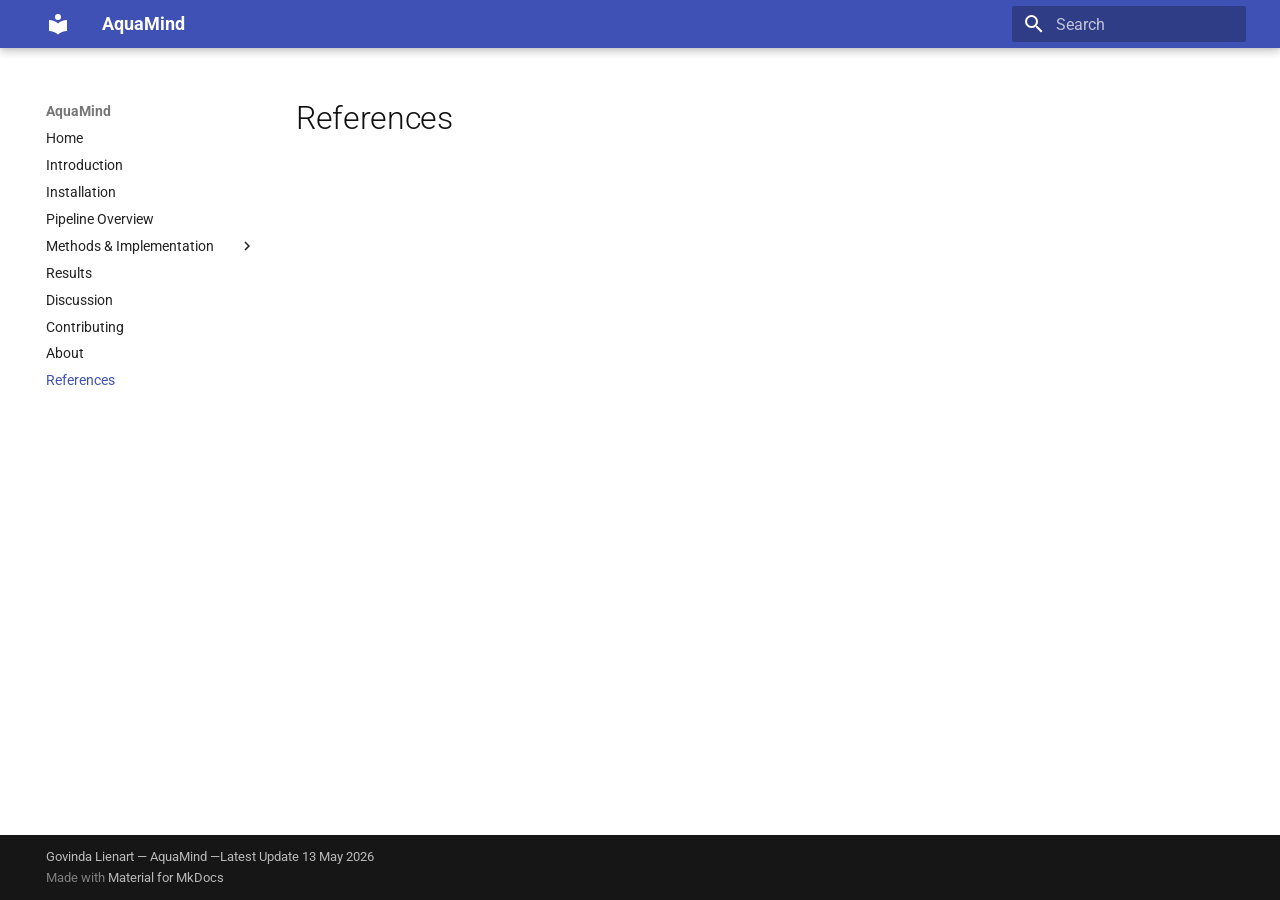
<file: references/index.html>
<!doctype html>
<html lang="en" class="no-js">
  <head>
    
      <meta charset="utf-8">
      <meta name="viewport" content="width=device-width,initial-scale=1">
      
      
      
      
        <link rel="prev" href="../about/">
      
      
      
        
      
      
      <link rel="icon" href="../assets/images/favicon.png">
      <meta name="generator" content="mkdocs-1.6.1, mkdocs-material-9.7.7">
    
    
      
        <title>References - AquaMind</title>
      
    
    
      <link rel="stylesheet" href="../assets/stylesheets/main.ec1eaa64.min.css">
      
      


    
    
      
    
    
      
        
        
        <link rel="preconnect" href="https://fonts.gstatic.com" crossorigin>
        <link rel="stylesheet" href="https://fonts.googleapis.com/css?family=Roboto:300,300i,400,400i,700,700i%7CRoboto+Mono:400,400i,700,700i&display=fallback">
        <style>:root{--md-text-font:"Roboto";--md-code-font:"Roboto Mono"}</style>
      
    
    
      <link rel="stylesheet" href="../stylesheets/extra.css">
    
    <script>__md_scope=new URL("..",location),__md_hash=e=>[...e].reduce(((e,_)=>(e<<5)-e+_.charCodeAt(0)),0),__md_get=(e,_=localStorage,t=__md_scope)=>JSON.parse(_.getItem(t.pathname+"."+e)),__md_set=(e,_,t=localStorage,a=__md_scope)=>{try{t.setItem(a.pathname+"."+e,JSON.stringify(_))}catch(e){}}</script>
    
      

    
    
  </head>
  
  
    <body dir="ltr">
  
    
    <input class="md-toggle" data-md-toggle="drawer" type="checkbox" id="__drawer" autocomplete="off">
    <input class="md-toggle" data-md-toggle="search" type="checkbox" id="__search" autocomplete="off">
    <label class="md-overlay" for="__drawer"></label>
    <div data-md-component="skip">
      
    </div>
    <div data-md-component="announce">
      
    </div>
    
    
      

  

<header class="md-header md-header--shadow" data-md-component="header">
  <nav class="md-header__inner md-grid" aria-label="Header">
    <a href=".." title="AquaMind" class="md-header__button md-logo" aria-label="AquaMind" data-md-component="logo">
      
  
  <svg xmlns="http://www.w3.org/2000/svg" viewBox="0 0 24 24"><path d="M12 8a3 3 0 0 0 3-3 3 3 0 0 0-3-3 3 3 0 0 0-3 3 3 3 0 0 0 3 3m0 3.54C9.64 9.35 6.5 8 3 8v11c3.5 0 6.64 1.35 9 3.54 2.36-2.19 5.5-3.54 9-3.54V8c-3.5 0-6.64 1.35-9 3.54"/></svg>

    </a>
    <label class="md-header__button md-icon" for="__drawer">
      
      <svg xmlns="http://www.w3.org/2000/svg" viewBox="0 0 24 24"><path d="M3 6h18v2H3zm0 5h18v2H3zm0 5h18v2H3z"/></svg>
    </label>
    <div class="md-header__title" data-md-component="header-title">
      <div class="md-header__ellipsis">
        <div class="md-header__topic">
          <span class="md-ellipsis">
            AquaMind
          </span>
        </div>
        <div class="md-header__topic" data-md-component="header-topic">
          <span class="md-ellipsis">
            
              References
            
          </span>
        </div>
      </div>
    </div>
    
    
      <script>var palette=__md_get("__palette");if(palette&&palette.color){if("(prefers-color-scheme)"===palette.color.media){var media=matchMedia("(prefers-color-scheme: light)"),input=document.querySelector(media.matches?"[data-md-color-media='(prefers-color-scheme: light)']":"[data-md-color-media='(prefers-color-scheme: dark)']");palette.color.media=input.getAttribute("data-md-color-media"),palette.color.scheme=input.getAttribute("data-md-color-scheme"),palette.color.primary=input.getAttribute("data-md-color-primary"),palette.color.accent=input.getAttribute("data-md-color-accent")}for(var[key,value]of Object.entries(palette.color))document.body.setAttribute("data-md-color-"+key,value)}</script>
    
    
    
      
      
        <label class="md-header__button md-icon" for="__search">
          
          <svg xmlns="http://www.w3.org/2000/svg" viewBox="0 0 24 24"><path d="M9.5 3A6.5 6.5 0 0 1 16 9.5c0 1.61-.59 3.09-1.56 4.23l.27.27h.79l5 5-1.5 1.5-5-5v-.79l-.27-.27A6.52 6.52 0 0 1 9.5 16 6.5 6.5 0 0 1 3 9.5 6.5 6.5 0 0 1 9.5 3m0 2C7 5 5 7 5 9.5S7 14 9.5 14 14 12 14 9.5 12 5 9.5 5"/></svg>
        </label>
        <div class="md-search" data-md-component="search" role="dialog">
  <label class="md-search__overlay" for="__search"></label>
  <div class="md-search__inner" role="search">
    <form class="md-search__form" name="search">
      <input type="text" class="md-search__input" name="query" aria-label="Search" placeholder="Search" autocapitalize="off" autocorrect="off" autocomplete="off" spellcheck="false" data-md-component="search-query" required>
      <label class="md-search__icon md-icon" for="__search">
        
        <svg xmlns="http://www.w3.org/2000/svg" viewBox="0 0 24 24"><path d="M9.5 3A6.5 6.5 0 0 1 16 9.5c0 1.61-.59 3.09-1.56 4.23l.27.27h.79l5 5-1.5 1.5-5-5v-.79l-.27-.27A6.52 6.52 0 0 1 9.5 16 6.5 6.5 0 0 1 3 9.5 6.5 6.5 0 0 1 9.5 3m0 2C7 5 5 7 5 9.5S7 14 9.5 14 14 12 14 9.5 12 5 9.5 5"/></svg>
        
        <svg xmlns="http://www.w3.org/2000/svg" viewBox="0 0 24 24"><path d="M20 11v2H8l5.5 5.5-1.42 1.42L4.16 12l7.92-7.92L13.5 5.5 8 11z"/></svg>
      </label>
      <nav class="md-search__options" aria-label="Search">
        
        <button type="reset" class="md-search__icon md-icon" title="Clear" aria-label="Clear" tabindex="-1">
          
          <svg xmlns="http://www.w3.org/2000/svg" viewBox="0 0 24 24"><path d="M19 6.41 17.59 5 12 10.59 6.41 5 5 6.41 10.59 12 5 17.59 6.41 19 12 13.41 17.59 19 19 17.59 13.41 12z"/></svg>
        </button>
      </nav>
      
    </form>
    <div class="md-search__output">
      <div class="md-search__scrollwrap" tabindex="0" data-md-scrollfix>
        <div class="md-search-result" data-md-component="search-result">
          <div class="md-search-result__meta">
            Initializing search
          </div>
          <ol class="md-search-result__list" role="presentation"></ol>
        </div>
      </div>
    </div>
  </div>
</div>
      
    
    
  </nav>
  
</header>
    
    <div class="md-container" data-md-component="container">
      
      
        
          
        
      
      <main class="md-main" data-md-component="main">
        <div class="md-main__inner md-grid">
          
            
              
              <div class="md-sidebar md-sidebar--primary" data-md-component="sidebar" data-md-type="navigation" >
                <div class="md-sidebar__scrollwrap">
                  <div class="md-sidebar__inner">
                    



<nav class="md-nav md-nav--primary" aria-label="Navigation" data-md-level="0">
  <label class="md-nav__title" for="__drawer">
    <a href=".." title="AquaMind" class="md-nav__button md-logo" aria-label="AquaMind" data-md-component="logo">
      
  
  <svg xmlns="http://www.w3.org/2000/svg" viewBox="0 0 24 24"><path d="M12 8a3 3 0 0 0 3-3 3 3 0 0 0-3-3 3 3 0 0 0-3 3 3 3 0 0 0 3 3m0 3.54C9.64 9.35 6.5 8 3 8v11c3.5 0 6.64 1.35 9 3.54 2.36-2.19 5.5-3.54 9-3.54V8c-3.5 0-6.64 1.35-9 3.54"/></svg>

    </a>
    AquaMind
  </label>
  
  <ul class="md-nav__list" data-md-scrollfix>
    
      
      
  
  
  
  
    <li class="md-nav__item">
      <a href=".." class="md-nav__link">
        
  
  
  <span class="md-ellipsis">
    
  
    Home
  

    
  </span>
  
  

      </a>
    </li>
  

    
      
      
  
  
  
  
    <li class="md-nav__item">
      <a href="../introduction/" class="md-nav__link">
        
  
  
  <span class="md-ellipsis">
    
  
    Introduction
  

    
  </span>
  
  

      </a>
    </li>
  

    
      
      
  
  
  
  
    <li class="md-nav__item">
      <a href="../installation/" class="md-nav__link">
        
  
  
  <span class="md-ellipsis">
    
  
    Installation
  

    
  </span>
  
  

      </a>
    </li>
  

    
      
      
  
  
  
  
    <li class="md-nav__item">
      <a href="../pipeline-overview/" class="md-nav__link">
        
  
  
  <span class="md-ellipsis">
    
  
    Pipeline Overview
  

    
  </span>
  
  

      </a>
    </li>
  

    
      
      
  
  
  
  
    
    
    
    
    
    <li class="md-nav__item md-nav__item--nested">
      
        
        
        <input class="md-nav__toggle md-toggle " type="checkbox" id="__nav_5" >
        
          
          <label class="md-nav__link" for="__nav_5" id="__nav_5_label" tabindex="0">
            
  
  
  <span class="md-ellipsis">
    
  
    Methods & Implementation
  

    
  </span>
  
  

            <span class="md-nav__icon md-icon"></span>
          </label>
        
        <nav class="md-nav" data-md-level="1" aria-labelledby="__nav_5_label" aria-expanded="false">
          <label class="md-nav__title" for="__nav_5">
            <span class="md-nav__icon md-icon"></span>
            
  
    Methods & Implementation
  

          </label>
          <ul class="md-nav__list" data-md-scrollfix>
            
              
                
  
  
  
  
    <li class="md-nav__item">
      <a href="../tank-setup/" class="md-nav__link">
        
  
  
  <span class="md-ellipsis">
    
  
    Tank Setup
  

    
  </span>
  
  

      </a>
    </li>
  

              
            
              
                
  
  
  
  
    <li class="md-nav__item">
      <a href="../stage_1/" class="md-nav__link">
        
  
  
  <span class="md-ellipsis">
    
  
    Stage 1 - Frame Extraction
  

    
  </span>
  
  

      </a>
    </li>
  

              
            
              
                
  
  
  
  
    <li class="md-nav__item">
      <a href="../stage_2/" class="md-nav__link">
        
  
  
  <span class="md-ellipsis">
    
  
    Stage 2 - Annotation
  

    
  </span>
  
  

      </a>
    </li>
  

              
            
              
                
  
  
  
  
    <li class="md-nav__item">
      <a href="../stage_3/" class="md-nav__link">
        
  
  
  <span class="md-ellipsis">
    
  
    Stage 3 - Dataset Class
  

    
  </span>
  
  

      </a>
    </li>
  

              
            
          </ul>
        </nav>
      
    </li>
  

    
      
      
  
  
  
  
    <li class="md-nav__item">
      <a href="../results/" class="md-nav__link">
        
  
  
  <span class="md-ellipsis">
    
  
    Results
  

    
  </span>
  
  

      </a>
    </li>
  

    
      
      
  
  
  
  
    <li class="md-nav__item">
      <a href="../discussion/" class="md-nav__link">
        
  
  
  <span class="md-ellipsis">
    
  
    Discussion
  

    
  </span>
  
  

      </a>
    </li>
  

    
      
      
  
  
  
  
    <li class="md-nav__item">
      <a href="../contributing/" class="md-nav__link">
        
  
  
  <span class="md-ellipsis">
    
  
    Contributing
  

    
  </span>
  
  

      </a>
    </li>
  

    
      
      
  
  
  
  
    <li class="md-nav__item">
      <a href="../about/" class="md-nav__link">
        
  
  
  <span class="md-ellipsis">
    
  
    About
  

    
  </span>
  
  

      </a>
    </li>
  

    
      
      
  
  
    
  
  
  
    <li class="md-nav__item md-nav__item--active">
      
      <input class="md-nav__toggle md-toggle" type="checkbox" id="__toc">
      
      
      
      <a href="./" class="md-nav__link md-nav__link--active">
        
  
  
  <span class="md-ellipsis">
    
  
    References
  

    
  </span>
  
  

      </a>
      
    </li>
  

    
  </ul>
</nav>
                  </div>
                </div>
              </div>
            
            
              
              <div class="md-sidebar md-sidebar--secondary" data-md-component="sidebar" data-md-type="toc" >
                <div class="md-sidebar__scrollwrap">
                  <div class="md-sidebar__inner">
                    

<nav class="md-nav md-nav--secondary" aria-label="Table of contents">
  
  
  
  
</nav>
                  </div>
                </div>
              </div>
            
          
          
            <div class="md-content" data-md-component="content">
              
              <article class="md-content__inner md-typeset">
                
                  



  <h1>References</h1>














                
              </article>
            </div>
          
          
<script>var target=document.getElementById(location.hash.slice(1));target&&target.name&&(target.checked=target.name.startsWith("__tabbed_"))</script>
        </div>
        
      </main>
      
        <footer class="md-footer">
  
  <div class="md-footer-meta md-typeset">
    <div class="md-footer-meta__inner md-grid">
      <div class="md-copyright">
  
    <div class="md-copyright__highlight">
      Govinda Lienart &mdash; AquaMind &mdash;Latest Update 13 May 2026
    </div>
  
  
    Made with
    <a href="https://squidfunk.github.io/mkdocs-material/" target="_blank" rel="noopener">
      Material for MkDocs
    </a>
  
</div>
      
    </div>
  </div>
</footer>
      
    </div>
    <div class="md-dialog" data-md-component="dialog">
      <div class="md-dialog__inner md-typeset"></div>
    </div>
    
    
    
      
      
      <script id="__config" type="application/json">{"annotate": null, "base": "..", "features": [], "search": "../assets/javascripts/workers/search.2c215733.min.js", "tags": null, "translations": {"clipboard.copied": "Copied to clipboard", "clipboard.copy": "Copy to clipboard", "search.result.more.one": "1 more on this page", "search.result.more.other": "# more on this page", "search.result.none": "No matching documents", "search.result.one": "1 matching document", "search.result.other": "# matching documents", "search.result.placeholder": "Type to start searching", "search.result.term.missing": "Missing", "select.version": "Select version"}, "version": null}</script>
    
    
      <script src="../assets/javascripts/bundle.d7400e89.min.js"></script>
      
    
  </body>
</html>
</file>
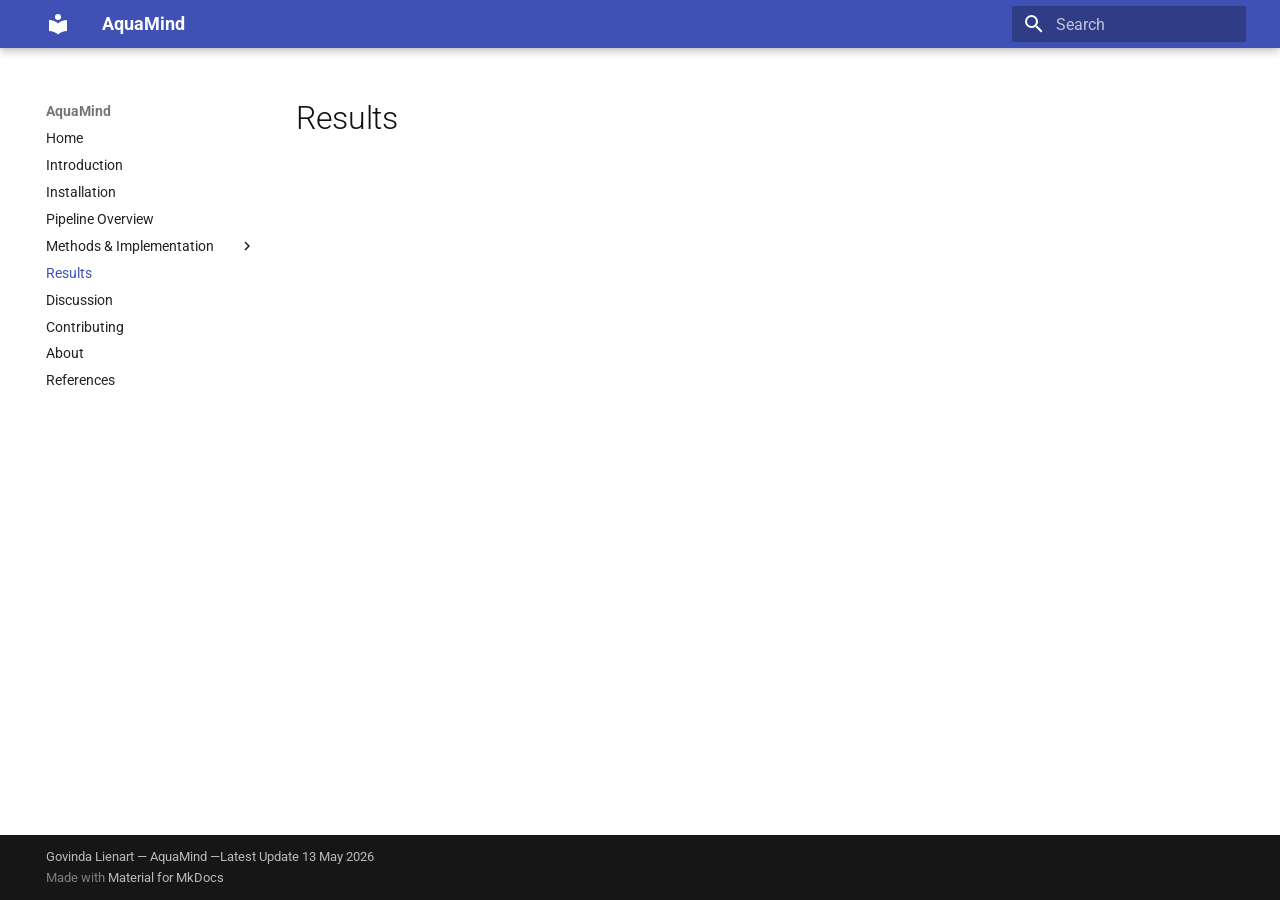
<file: results/index.html>
<!doctype html>
<html lang="en" class="no-js">
  <head>
    
      <meta charset="utf-8">
      <meta name="viewport" content="width=device-width,initial-scale=1">
      
      
      
      
        <link rel="prev" href="../stage_3/">
      
      
        <link rel="next" href="../discussion/">
      
      
        
      
      
      <link rel="icon" href="../assets/images/favicon.png">
      <meta name="generator" content="mkdocs-1.6.1, mkdocs-material-9.7.7">
    
    
      
        <title>Results - AquaMind</title>
      
    
    
      <link rel="stylesheet" href="../assets/stylesheets/main.ec1eaa64.min.css">
      
      


    
    
      
    
    
      
        
        
        <link rel="preconnect" href="https://fonts.gstatic.com" crossorigin>
        <link rel="stylesheet" href="https://fonts.googleapis.com/css?family=Roboto:300,300i,400,400i,700,700i%7CRoboto+Mono:400,400i,700,700i&display=fallback">
        <style>:root{--md-text-font:"Roboto";--md-code-font:"Roboto Mono"}</style>
      
    
    
      <link rel="stylesheet" href="../stylesheets/extra.css">
    
    <script>__md_scope=new URL("..",location),__md_hash=e=>[...e].reduce(((e,_)=>(e<<5)-e+_.charCodeAt(0)),0),__md_get=(e,_=localStorage,t=__md_scope)=>JSON.parse(_.getItem(t.pathname+"."+e)),__md_set=(e,_,t=localStorage,a=__md_scope)=>{try{t.setItem(a.pathname+"."+e,JSON.stringify(_))}catch(e){}}</script>
    
      

    
    
  </head>
  
  
    <body dir="ltr">
  
    
    <input class="md-toggle" data-md-toggle="drawer" type="checkbox" id="__drawer" autocomplete="off">
    <input class="md-toggle" data-md-toggle="search" type="checkbox" id="__search" autocomplete="off">
    <label class="md-overlay" for="__drawer"></label>
    <div data-md-component="skip">
      
    </div>
    <div data-md-component="announce">
      
    </div>
    
    
      

  

<header class="md-header md-header--shadow" data-md-component="header">
  <nav class="md-header__inner md-grid" aria-label="Header">
    <a href=".." title="AquaMind" class="md-header__button md-logo" aria-label="AquaMind" data-md-component="logo">
      
  
  <svg xmlns="http://www.w3.org/2000/svg" viewBox="0 0 24 24"><path d="M12 8a3 3 0 0 0 3-3 3 3 0 0 0-3-3 3 3 0 0 0-3 3 3 3 0 0 0 3 3m0 3.54C9.64 9.35 6.5 8 3 8v11c3.5 0 6.64 1.35 9 3.54 2.36-2.19 5.5-3.54 9-3.54V8c-3.5 0-6.64 1.35-9 3.54"/></svg>

    </a>
    <label class="md-header__button md-icon" for="__drawer">
      
      <svg xmlns="http://www.w3.org/2000/svg" viewBox="0 0 24 24"><path d="M3 6h18v2H3zm0 5h18v2H3zm0 5h18v2H3z"/></svg>
    </label>
    <div class="md-header__title" data-md-component="header-title">
      <div class="md-header__ellipsis">
        <div class="md-header__topic">
          <span class="md-ellipsis">
            AquaMind
          </span>
        </div>
        <div class="md-header__topic" data-md-component="header-topic">
          <span class="md-ellipsis">
            
              Results
            
          </span>
        </div>
      </div>
    </div>
    
    
      <script>var palette=__md_get("__palette");if(palette&&palette.color){if("(prefers-color-scheme)"===palette.color.media){var media=matchMedia("(prefers-color-scheme: light)"),input=document.querySelector(media.matches?"[data-md-color-media='(prefers-color-scheme: light)']":"[data-md-color-media='(prefers-color-scheme: dark)']");palette.color.media=input.getAttribute("data-md-color-media"),palette.color.scheme=input.getAttribute("data-md-color-scheme"),palette.color.primary=input.getAttribute("data-md-color-primary"),palette.color.accent=input.getAttribute("data-md-color-accent")}for(var[key,value]of Object.entries(palette.color))document.body.setAttribute("data-md-color-"+key,value)}</script>
    
    
    
      
      
        <label class="md-header__button md-icon" for="__search">
          
          <svg xmlns="http://www.w3.org/2000/svg" viewBox="0 0 24 24"><path d="M9.5 3A6.5 6.5 0 0 1 16 9.5c0 1.61-.59 3.09-1.56 4.23l.27.27h.79l5 5-1.5 1.5-5-5v-.79l-.27-.27A6.52 6.52 0 0 1 9.5 16 6.5 6.5 0 0 1 3 9.5 6.5 6.5 0 0 1 9.5 3m0 2C7 5 5 7 5 9.5S7 14 9.5 14 14 12 14 9.5 12 5 9.5 5"/></svg>
        </label>
        <div class="md-search" data-md-component="search" role="dialog">
  <label class="md-search__overlay" for="__search"></label>
  <div class="md-search__inner" role="search">
    <form class="md-search__form" name="search">
      <input type="text" class="md-search__input" name="query" aria-label="Search" placeholder="Search" autocapitalize="off" autocorrect="off" autocomplete="off" spellcheck="false" data-md-component="search-query" required>
      <label class="md-search__icon md-icon" for="__search">
        
        <svg xmlns="http://www.w3.org/2000/svg" viewBox="0 0 24 24"><path d="M9.5 3A6.5 6.5 0 0 1 16 9.5c0 1.61-.59 3.09-1.56 4.23l.27.27h.79l5 5-1.5 1.5-5-5v-.79l-.27-.27A6.52 6.52 0 0 1 9.5 16 6.5 6.5 0 0 1 3 9.5 6.5 6.5 0 0 1 9.5 3m0 2C7 5 5 7 5 9.5S7 14 9.5 14 14 12 14 9.5 12 5 9.5 5"/></svg>
        
        <svg xmlns="http://www.w3.org/2000/svg" viewBox="0 0 24 24"><path d="M20 11v2H8l5.5 5.5-1.42 1.42L4.16 12l7.92-7.92L13.5 5.5 8 11z"/></svg>
      </label>
      <nav class="md-search__options" aria-label="Search">
        
        <button type="reset" class="md-search__icon md-icon" title="Clear" aria-label="Clear" tabindex="-1">
          
          <svg xmlns="http://www.w3.org/2000/svg" viewBox="0 0 24 24"><path d="M19 6.41 17.59 5 12 10.59 6.41 5 5 6.41 10.59 12 5 17.59 6.41 19 12 13.41 17.59 19 19 17.59 13.41 12z"/></svg>
        </button>
      </nav>
      
    </form>
    <div class="md-search__output">
      <div class="md-search__scrollwrap" tabindex="0" data-md-scrollfix>
        <div class="md-search-result" data-md-component="search-result">
          <div class="md-search-result__meta">
            Initializing search
          </div>
          <ol class="md-search-result__list" role="presentation"></ol>
        </div>
      </div>
    </div>
  </div>
</div>
      
    
    
  </nav>
  
</header>
    
    <div class="md-container" data-md-component="container">
      
      
        
          
        
      
      <main class="md-main" data-md-component="main">
        <div class="md-main__inner md-grid">
          
            
              
              <div class="md-sidebar md-sidebar--primary" data-md-component="sidebar" data-md-type="navigation" >
                <div class="md-sidebar__scrollwrap">
                  <div class="md-sidebar__inner">
                    



<nav class="md-nav md-nav--primary" aria-label="Navigation" data-md-level="0">
  <label class="md-nav__title" for="__drawer">
    <a href=".." title="AquaMind" class="md-nav__button md-logo" aria-label="AquaMind" data-md-component="logo">
      
  
  <svg xmlns="http://www.w3.org/2000/svg" viewBox="0 0 24 24"><path d="M12 8a3 3 0 0 0 3-3 3 3 0 0 0-3-3 3 3 0 0 0-3 3 3 3 0 0 0 3 3m0 3.54C9.64 9.35 6.5 8 3 8v11c3.5 0 6.64 1.35 9 3.54 2.36-2.19 5.5-3.54 9-3.54V8c-3.5 0-6.64 1.35-9 3.54"/></svg>

    </a>
    AquaMind
  </label>
  
  <ul class="md-nav__list" data-md-scrollfix>
    
      
      
  
  
  
  
    <li class="md-nav__item">
      <a href=".." class="md-nav__link">
        
  
  
  <span class="md-ellipsis">
    
  
    Home
  

    
  </span>
  
  

      </a>
    </li>
  

    
      
      
  
  
  
  
    <li class="md-nav__item">
      <a href="../introduction/" class="md-nav__link">
        
  
  
  <span class="md-ellipsis">
    
  
    Introduction
  

    
  </span>
  
  

      </a>
    </li>
  

    
      
      
  
  
  
  
    <li class="md-nav__item">
      <a href="../installation/" class="md-nav__link">
        
  
  
  <span class="md-ellipsis">
    
  
    Installation
  

    
  </span>
  
  

      </a>
    </li>
  

    
      
      
  
  
  
  
    <li class="md-nav__item">
      <a href="../pipeline-overview/" class="md-nav__link">
        
  
  
  <span class="md-ellipsis">
    
  
    Pipeline Overview
  

    
  </span>
  
  

      </a>
    </li>
  

    
      
      
  
  
  
  
    
    
    
    
    
    <li class="md-nav__item md-nav__item--nested">
      
        
        
        <input class="md-nav__toggle md-toggle " type="checkbox" id="__nav_5" >
        
          
          <label class="md-nav__link" for="__nav_5" id="__nav_5_label" tabindex="0">
            
  
  
  <span class="md-ellipsis">
    
  
    Methods & Implementation
  

    
  </span>
  
  

            <span class="md-nav__icon md-icon"></span>
          </label>
        
        <nav class="md-nav" data-md-level="1" aria-labelledby="__nav_5_label" aria-expanded="false">
          <label class="md-nav__title" for="__nav_5">
            <span class="md-nav__icon md-icon"></span>
            
  
    Methods & Implementation
  

          </label>
          <ul class="md-nav__list" data-md-scrollfix>
            
              
                
  
  
  
  
    <li class="md-nav__item">
      <a href="../tank-setup/" class="md-nav__link">
        
  
  
  <span class="md-ellipsis">
    
  
    Tank Setup
  

    
  </span>
  
  

      </a>
    </li>
  

              
            
              
                
  
  
  
  
    <li class="md-nav__item">
      <a href="../stage_1/" class="md-nav__link">
        
  
  
  <span class="md-ellipsis">
    
  
    Stage 1 - Frame Extraction
  

    
  </span>
  
  

      </a>
    </li>
  

              
            
              
                
  
  
  
  
    <li class="md-nav__item">
      <a href="../stage_2/" class="md-nav__link">
        
  
  
  <span class="md-ellipsis">
    
  
    Stage 2 - Annotation
  

    
  </span>
  
  

      </a>
    </li>
  

              
            
              
                
  
  
  
  
    <li class="md-nav__item">
      <a href="../stage_3/" class="md-nav__link">
        
  
  
  <span class="md-ellipsis">
    
  
    Stage 3 - Dataset Class
  

    
  </span>
  
  

      </a>
    </li>
  

              
            
          </ul>
        </nav>
      
    </li>
  

    
      
      
  
  
    
  
  
  
    <li class="md-nav__item md-nav__item--active">
      
      <input class="md-nav__toggle md-toggle" type="checkbox" id="__toc">
      
      
      
      <a href="./" class="md-nav__link md-nav__link--active">
        
  
  
  <span class="md-ellipsis">
    
  
    Results
  

    
  </span>
  
  

      </a>
      
    </li>
  

    
      
      
  
  
  
  
    <li class="md-nav__item">
      <a href="../discussion/" class="md-nav__link">
        
  
  
  <span class="md-ellipsis">
    
  
    Discussion
  

    
  </span>
  
  

      </a>
    </li>
  

    
      
      
  
  
  
  
    <li class="md-nav__item">
      <a href="../contributing/" class="md-nav__link">
        
  
  
  <span class="md-ellipsis">
    
  
    Contributing
  

    
  </span>
  
  

      </a>
    </li>
  

    
      
      
  
  
  
  
    <li class="md-nav__item">
      <a href="../about/" class="md-nav__link">
        
  
  
  <span class="md-ellipsis">
    
  
    About
  

    
  </span>
  
  

      </a>
    </li>
  

    
      
      
  
  
  
  
    <li class="md-nav__item">
      <a href="../references/" class="md-nav__link">
        
  
  
  <span class="md-ellipsis">
    
  
    References
  

    
  </span>
  
  

      </a>
    </li>
  

    
  </ul>
</nav>
                  </div>
                </div>
              </div>
            
            
              
              <div class="md-sidebar md-sidebar--secondary" data-md-component="sidebar" data-md-type="toc" >
                <div class="md-sidebar__scrollwrap">
                  <div class="md-sidebar__inner">
                    

<nav class="md-nav md-nav--secondary" aria-label="Table of contents">
  
  
  
  
</nav>
                  </div>
                </div>
              </div>
            
          
          
            <div class="md-content" data-md-component="content">
              
              <article class="md-content__inner md-typeset">
                
                  



  <h1>Results</h1>














                
              </article>
            </div>
          
          
<script>var target=document.getElementById(location.hash.slice(1));target&&target.name&&(target.checked=target.name.startsWith("__tabbed_"))</script>
        </div>
        
      </main>
      
        <footer class="md-footer">
  
  <div class="md-footer-meta md-typeset">
    <div class="md-footer-meta__inner md-grid">
      <div class="md-copyright">
  
    <div class="md-copyright__highlight">
      Govinda Lienart &mdash; AquaMind &mdash;Latest Update 13 May 2026
    </div>
  
  
    Made with
    <a href="https://squidfunk.github.io/mkdocs-material/" target="_blank" rel="noopener">
      Material for MkDocs
    </a>
  
</div>
      
    </div>
  </div>
</footer>
      
    </div>
    <div class="md-dialog" data-md-component="dialog">
      <div class="md-dialog__inner md-typeset"></div>
    </div>
    
    
    
      
      
      <script id="__config" type="application/json">{"annotate": null, "base": "..", "features": [], "search": "../assets/javascripts/workers/search.2c215733.min.js", "tags": null, "translations": {"clipboard.copied": "Copied to clipboard", "clipboard.copy": "Copy to clipboard", "search.result.more.one": "1 more on this page", "search.result.more.other": "# more on this page", "search.result.none": "No matching documents", "search.result.one": "1 matching document", "search.result.other": "# matching documents", "search.result.placeholder": "Type to start searching", "search.result.term.missing": "Missing", "select.version": "Select version"}, "version": null}</script>
    
    
      <script src="../assets/javascripts/bundle.d7400e89.min.js"></script>
      
    
  </body>
</html>
</file>
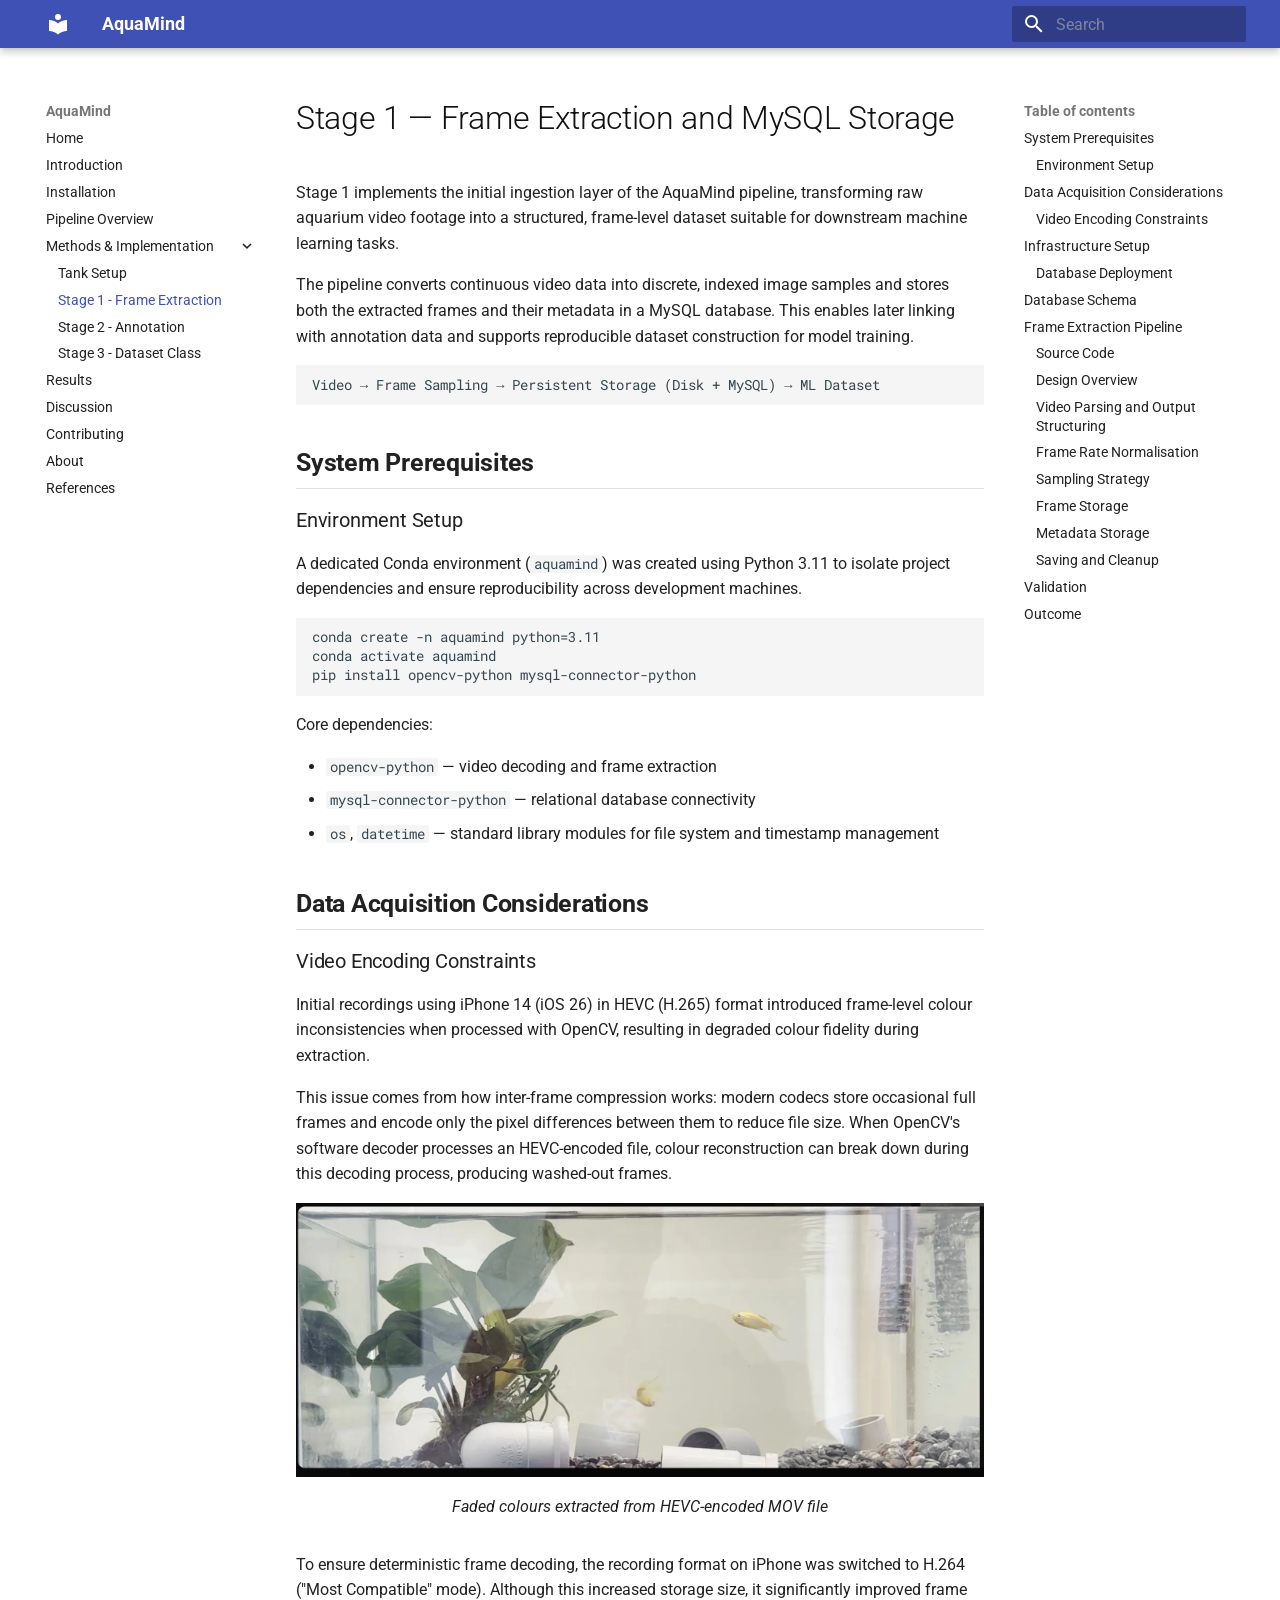
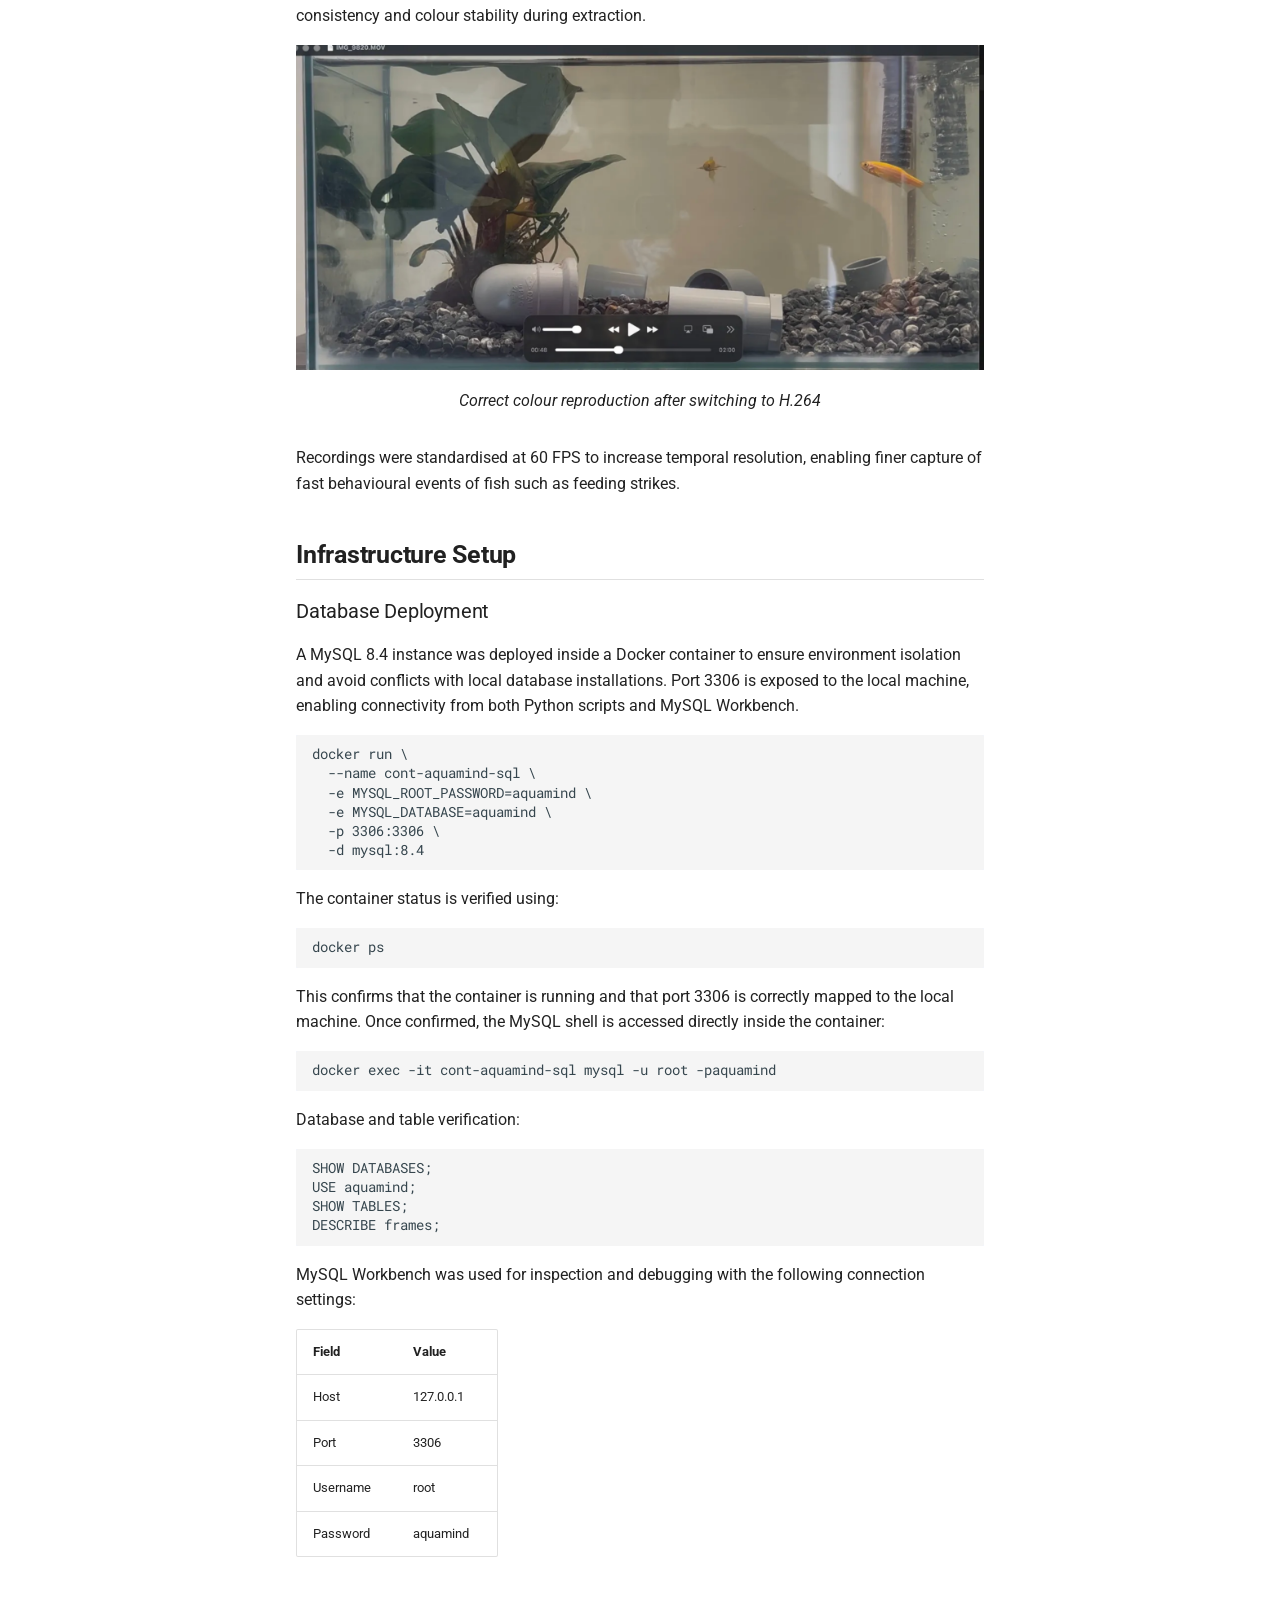
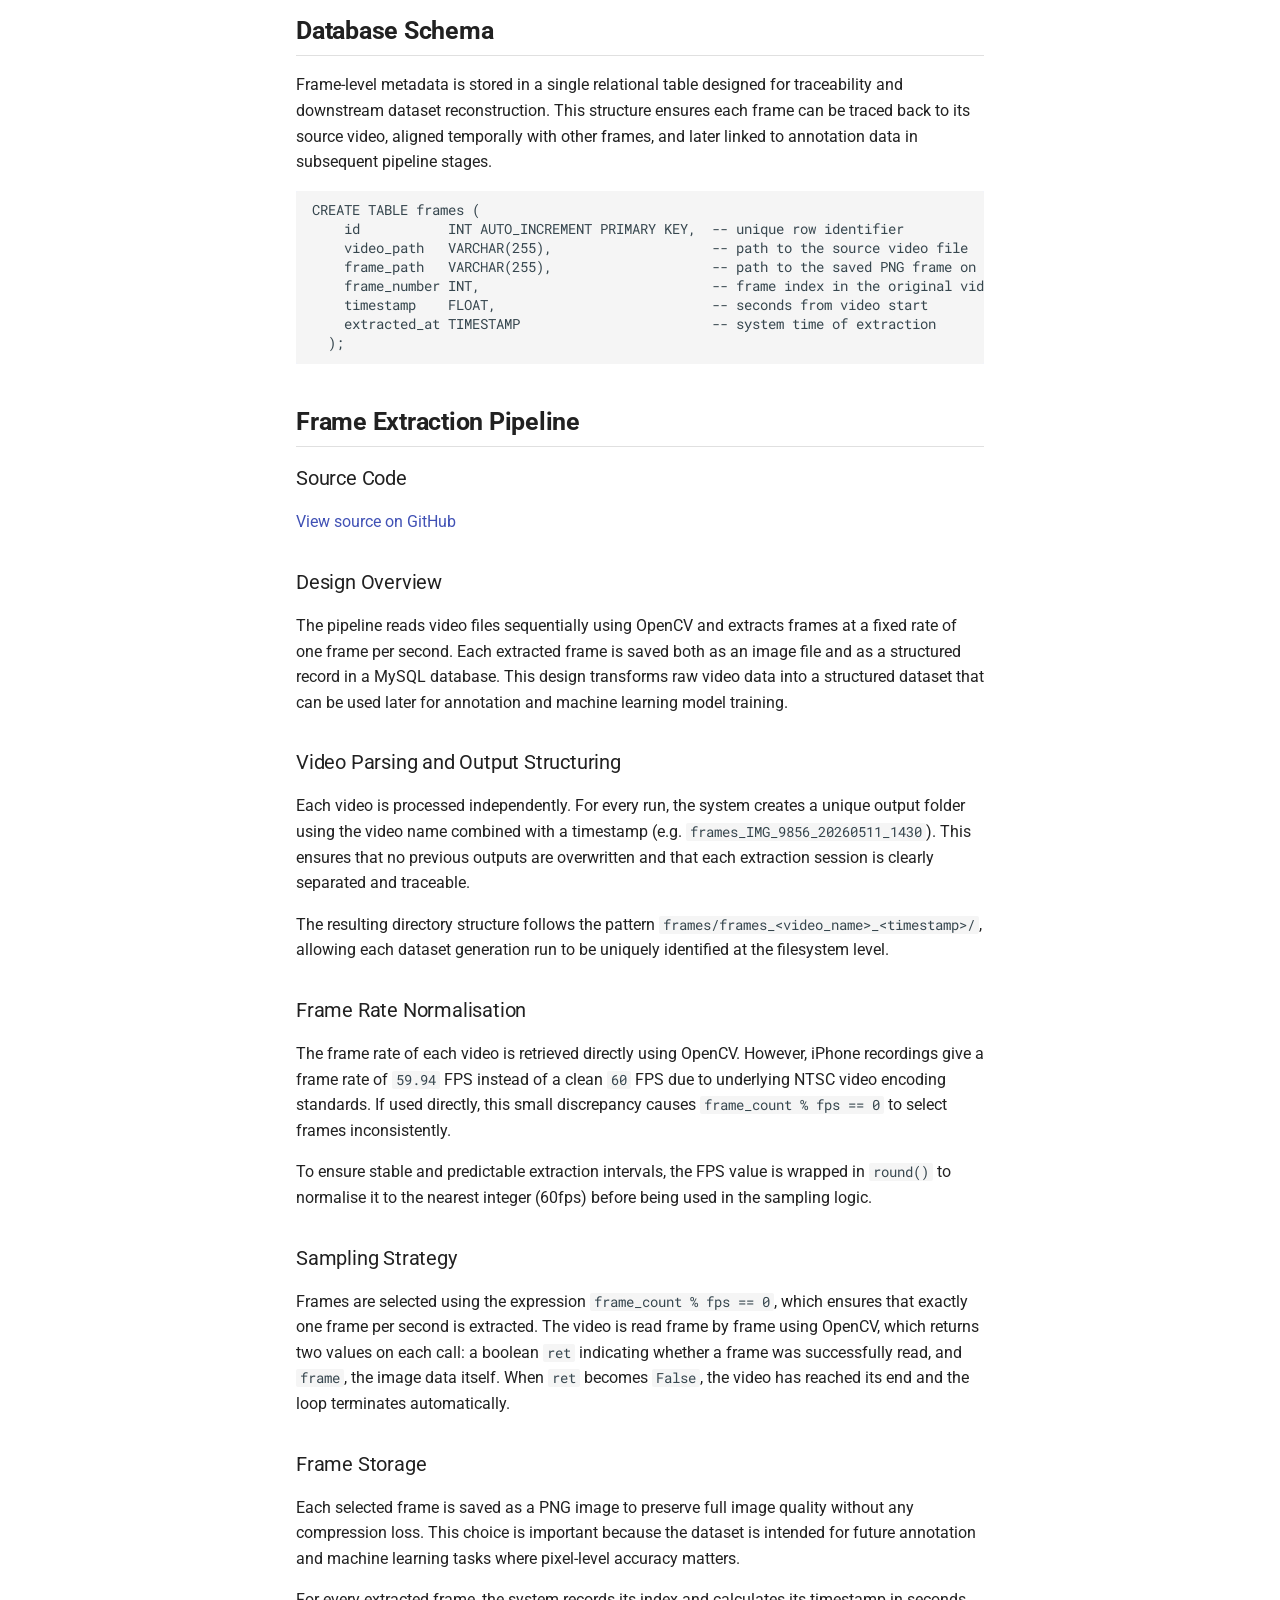
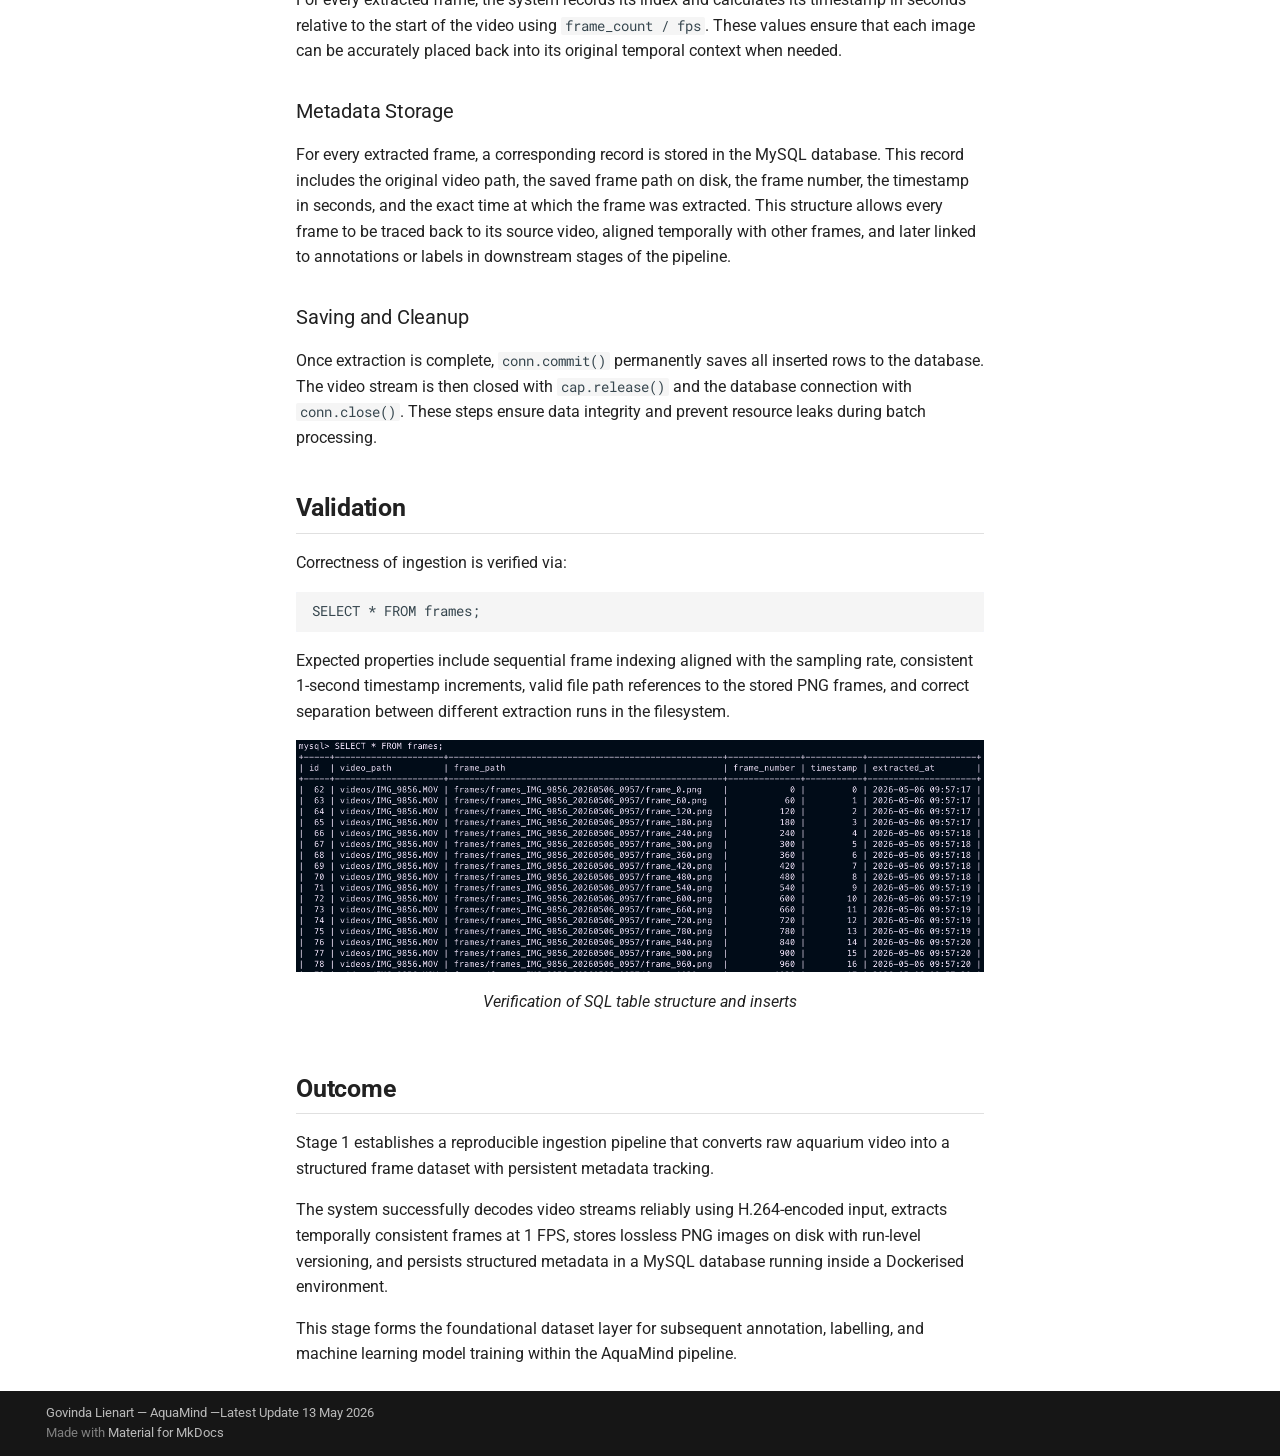
<file: stage_1/index.html>
<!doctype html>
<html lang="en" class="no-js">
  <head>
    
      <meta charset="utf-8">
      <meta name="viewport" content="width=device-width,initial-scale=1">
      
      
      
      
        <link rel="prev" href="../tank-setup/">
      
      
        <link rel="next" href="../stage_2/">
      
      
        
      
      
      <link rel="icon" href="../assets/images/favicon.png">
      <meta name="generator" content="mkdocs-1.6.1, mkdocs-material-9.7.7">
    
    
      
        <title>Stage 1 - Frame Extraction - AquaMind</title>
      
    
    
      <link rel="stylesheet" href="../assets/stylesheets/main.ec1eaa64.min.css">
      
      


    
    
      
    
    
      
        
        
        <link rel="preconnect" href="https://fonts.gstatic.com" crossorigin>
        <link rel="stylesheet" href="https://fonts.googleapis.com/css?family=Roboto:300,300i,400,400i,700,700i%7CRoboto+Mono:400,400i,700,700i&display=fallback">
        <style>:root{--md-text-font:"Roboto";--md-code-font:"Roboto Mono"}</style>
      
    
    
      <link rel="stylesheet" href="../stylesheets/extra.css">
    
    <script>__md_scope=new URL("..",location),__md_hash=e=>[...e].reduce(((e,_)=>(e<<5)-e+_.charCodeAt(0)),0),__md_get=(e,_=localStorage,t=__md_scope)=>JSON.parse(_.getItem(t.pathname+"."+e)),__md_set=(e,_,t=localStorage,a=__md_scope)=>{try{t.setItem(a.pathname+"."+e,JSON.stringify(_))}catch(e){}}</script>
    
      

    
    
  </head>
  
  
    <body dir="ltr">
  
    
    <input class="md-toggle" data-md-toggle="drawer" type="checkbox" id="__drawer" autocomplete="off">
    <input class="md-toggle" data-md-toggle="search" type="checkbox" id="__search" autocomplete="off">
    <label class="md-overlay" for="__drawer"></label>
    <div data-md-component="skip">
      
        
        <a href="#stage-1-frame-extraction-and-mysql-storage" class="md-skip">
          Skip to content
        </a>
      
    </div>
    <div data-md-component="announce">
      
    </div>
    
    
      

  

<header class="md-header md-header--shadow" data-md-component="header">
  <nav class="md-header__inner md-grid" aria-label="Header">
    <a href=".." title="AquaMind" class="md-header__button md-logo" aria-label="AquaMind" data-md-component="logo">
      
  
  <svg xmlns="http://www.w3.org/2000/svg" viewBox="0 0 24 24"><path d="M12 8a3 3 0 0 0 3-3 3 3 0 0 0-3-3 3 3 0 0 0-3 3 3 3 0 0 0 3 3m0 3.54C9.64 9.35 6.5 8 3 8v11c3.5 0 6.64 1.35 9 3.54 2.36-2.19 5.5-3.54 9-3.54V8c-3.5 0-6.64 1.35-9 3.54"/></svg>

    </a>
    <label class="md-header__button md-icon" for="__drawer">
      
      <svg xmlns="http://www.w3.org/2000/svg" viewBox="0 0 24 24"><path d="M3 6h18v2H3zm0 5h18v2H3zm0 5h18v2H3z"/></svg>
    </label>
    <div class="md-header__title" data-md-component="header-title">
      <div class="md-header__ellipsis">
        <div class="md-header__topic">
          <span class="md-ellipsis">
            AquaMind
          </span>
        </div>
        <div class="md-header__topic" data-md-component="header-topic">
          <span class="md-ellipsis">
            
              Stage 1 - Frame Extraction
            
          </span>
        </div>
      </div>
    </div>
    
    
      <script>var palette=__md_get("__palette");if(palette&&palette.color){if("(prefers-color-scheme)"===palette.color.media){var media=matchMedia("(prefers-color-scheme: light)"),input=document.querySelector(media.matches?"[data-md-color-media='(prefers-color-scheme: light)']":"[data-md-color-media='(prefers-color-scheme: dark)']");palette.color.media=input.getAttribute("data-md-color-media"),palette.color.scheme=input.getAttribute("data-md-color-scheme"),palette.color.primary=input.getAttribute("data-md-color-primary"),palette.color.accent=input.getAttribute("data-md-color-accent")}for(var[key,value]of Object.entries(palette.color))document.body.setAttribute("data-md-color-"+key,value)}</script>
    
    
    
      
      
        <label class="md-header__button md-icon" for="__search">
          
          <svg xmlns="http://www.w3.org/2000/svg" viewBox="0 0 24 24"><path d="M9.5 3A6.5 6.5 0 0 1 16 9.5c0 1.61-.59 3.09-1.56 4.23l.27.27h.79l5 5-1.5 1.5-5-5v-.79l-.27-.27A6.52 6.52 0 0 1 9.5 16 6.5 6.5 0 0 1 3 9.5 6.5 6.5 0 0 1 9.5 3m0 2C7 5 5 7 5 9.5S7 14 9.5 14 14 12 14 9.5 12 5 9.5 5"/></svg>
        </label>
        <div class="md-search" data-md-component="search" role="dialog">
  <label class="md-search__overlay" for="__search"></label>
  <div class="md-search__inner" role="search">
    <form class="md-search__form" name="search">
      <input type="text" class="md-search__input" name="query" aria-label="Search" placeholder="Search" autocapitalize="off" autocorrect="off" autocomplete="off" spellcheck="false" data-md-component="search-query" required>
      <label class="md-search__icon md-icon" for="__search">
        
        <svg xmlns="http://www.w3.org/2000/svg" viewBox="0 0 24 24"><path d="M9.5 3A6.5 6.5 0 0 1 16 9.5c0 1.61-.59 3.09-1.56 4.23l.27.27h.79l5 5-1.5 1.5-5-5v-.79l-.27-.27A6.52 6.52 0 0 1 9.5 16 6.5 6.5 0 0 1 3 9.5 6.5 6.5 0 0 1 9.5 3m0 2C7 5 5 7 5 9.5S7 14 9.5 14 14 12 14 9.5 12 5 9.5 5"/></svg>
        
        <svg xmlns="http://www.w3.org/2000/svg" viewBox="0 0 24 24"><path d="M20 11v2H8l5.5 5.5-1.42 1.42L4.16 12l7.92-7.92L13.5 5.5 8 11z"/></svg>
      </label>
      <nav class="md-search__options" aria-label="Search">
        
        <button type="reset" class="md-search__icon md-icon" title="Clear" aria-label="Clear" tabindex="-1">
          
          <svg xmlns="http://www.w3.org/2000/svg" viewBox="0 0 24 24"><path d="M19 6.41 17.59 5 12 10.59 6.41 5 5 6.41 10.59 12 5 17.59 6.41 19 12 13.41 17.59 19 19 17.59 13.41 12z"/></svg>
        </button>
      </nav>
      
    </form>
    <div class="md-search__output">
      <div class="md-search__scrollwrap" tabindex="0" data-md-scrollfix>
        <div class="md-search-result" data-md-component="search-result">
          <div class="md-search-result__meta">
            Initializing search
          </div>
          <ol class="md-search-result__list" role="presentation"></ol>
        </div>
      </div>
    </div>
  </div>
</div>
      
    
    
  </nav>
  
</header>
    
    <div class="md-container" data-md-component="container">
      
      
        
          
        
      
      <main class="md-main" data-md-component="main">
        <div class="md-main__inner md-grid">
          
            
              
              <div class="md-sidebar md-sidebar--primary" data-md-component="sidebar" data-md-type="navigation" >
                <div class="md-sidebar__scrollwrap">
                  <div class="md-sidebar__inner">
                    



<nav class="md-nav md-nav--primary" aria-label="Navigation" data-md-level="0">
  <label class="md-nav__title" for="__drawer">
    <a href=".." title="AquaMind" class="md-nav__button md-logo" aria-label="AquaMind" data-md-component="logo">
      
  
  <svg xmlns="http://www.w3.org/2000/svg" viewBox="0 0 24 24"><path d="M12 8a3 3 0 0 0 3-3 3 3 0 0 0-3-3 3 3 0 0 0-3 3 3 3 0 0 0 3 3m0 3.54C9.64 9.35 6.5 8 3 8v11c3.5 0 6.64 1.35 9 3.54 2.36-2.19 5.5-3.54 9-3.54V8c-3.5 0-6.64 1.35-9 3.54"/></svg>

    </a>
    AquaMind
  </label>
  
  <ul class="md-nav__list" data-md-scrollfix>
    
      
      
  
  
  
  
    <li class="md-nav__item">
      <a href=".." class="md-nav__link">
        
  
  
  <span class="md-ellipsis">
    
  
    Home
  

    
  </span>
  
  

      </a>
    </li>
  

    
      
      
  
  
  
  
    <li class="md-nav__item">
      <a href="../introduction/" class="md-nav__link">
        
  
  
  <span class="md-ellipsis">
    
  
    Introduction
  

    
  </span>
  
  

      </a>
    </li>
  

    
      
      
  
  
  
  
    <li class="md-nav__item">
      <a href="../installation/" class="md-nav__link">
        
  
  
  <span class="md-ellipsis">
    
  
    Installation
  

    
  </span>
  
  

      </a>
    </li>
  

    
      
      
  
  
  
  
    <li class="md-nav__item">
      <a href="../pipeline-overview/" class="md-nav__link">
        
  
  
  <span class="md-ellipsis">
    
  
    Pipeline Overview
  

    
  </span>
  
  

      </a>
    </li>
  

    
      
      
  
  
    
  
  
  
    
    
    
    
    
    <li class="md-nav__item md-nav__item--active md-nav__item--nested">
      
        
        
        <input class="md-nav__toggle md-toggle " type="checkbox" id="__nav_5" checked>
        
          
          <label class="md-nav__link" for="__nav_5" id="__nav_5_label" tabindex="0">
            
  
  
  <span class="md-ellipsis">
    
  
    Methods & Implementation
  

    
  </span>
  
  

            <span class="md-nav__icon md-icon"></span>
          </label>
        
        <nav class="md-nav" data-md-level="1" aria-labelledby="__nav_5_label" aria-expanded="true">
          <label class="md-nav__title" for="__nav_5">
            <span class="md-nav__icon md-icon"></span>
            
  
    Methods & Implementation
  

          </label>
          <ul class="md-nav__list" data-md-scrollfix>
            
              
                
  
  
  
  
    <li class="md-nav__item">
      <a href="../tank-setup/" class="md-nav__link">
        
  
  
  <span class="md-ellipsis">
    
  
    Tank Setup
  

    
  </span>
  
  

      </a>
    </li>
  

              
            
              
                
  
  
    
  
  
  
    <li class="md-nav__item md-nav__item--active">
      
      <input class="md-nav__toggle md-toggle" type="checkbox" id="__toc">
      
      
        
      
      
        <label class="md-nav__link md-nav__link--active" for="__toc">
          
  
  
  <span class="md-ellipsis">
    
  
    Stage 1 - Frame Extraction
  

    
  </span>
  
  

          <span class="md-nav__icon md-icon"></span>
        </label>
      
      <a href="./" class="md-nav__link md-nav__link--active">
        
  
  
  <span class="md-ellipsis">
    
  
    Stage 1 - Frame Extraction
  

    
  </span>
  
  

      </a>
      
        

<nav class="md-nav md-nav--secondary" aria-label="Table of contents">
  
  
  
    
  
  
    <label class="md-nav__title" for="__toc">
      <span class="md-nav__icon md-icon"></span>
      Table of contents
    </label>
    <ul class="md-nav__list" data-md-component="toc" data-md-scrollfix>
      
        <li class="md-nav__item">
  <a href="#system-prerequisites" class="md-nav__link">
    <span class="md-ellipsis">
      
        System Prerequisites
      
    </span>
  </a>
  
    <nav class="md-nav" aria-label="System Prerequisites">
      <ul class="md-nav__list">
        
          <li class="md-nav__item">
  <a href="#environment-setup" class="md-nav__link">
    <span class="md-ellipsis">
      
        Environment Setup
      
    </span>
  </a>
  
</li>
        
      </ul>
    </nav>
  
</li>
      
        <li class="md-nav__item">
  <a href="#data-acquisition-considerations" class="md-nav__link">
    <span class="md-ellipsis">
      
        Data Acquisition Considerations
      
    </span>
  </a>
  
    <nav class="md-nav" aria-label="Data Acquisition Considerations">
      <ul class="md-nav__list">
        
          <li class="md-nav__item">
  <a href="#video-encoding-constraints" class="md-nav__link">
    <span class="md-ellipsis">
      
        Video Encoding Constraints
      
    </span>
  </a>
  
</li>
        
      </ul>
    </nav>
  
</li>
      
        <li class="md-nav__item">
  <a href="#infrastructure-setup" class="md-nav__link">
    <span class="md-ellipsis">
      
        Infrastructure Setup
      
    </span>
  </a>
  
    <nav class="md-nav" aria-label="Infrastructure Setup">
      <ul class="md-nav__list">
        
          <li class="md-nav__item">
  <a href="#database-deployment" class="md-nav__link">
    <span class="md-ellipsis">
      
        Database Deployment
      
    </span>
  </a>
  
</li>
        
      </ul>
    </nav>
  
</li>
      
        <li class="md-nav__item">
  <a href="#database-schema" class="md-nav__link">
    <span class="md-ellipsis">
      
        Database Schema
      
    </span>
  </a>
  
</li>
      
        <li class="md-nav__item">
  <a href="#frame-extraction-pipeline" class="md-nav__link">
    <span class="md-ellipsis">
      
        Frame Extraction Pipeline
      
    </span>
  </a>
  
    <nav class="md-nav" aria-label="Frame Extraction Pipeline">
      <ul class="md-nav__list">
        
          <li class="md-nav__item">
  <a href="#source-code" class="md-nav__link">
    <span class="md-ellipsis">
      
        Source Code
      
    </span>
  </a>
  
</li>
        
          <li class="md-nav__item">
  <a href="#design-overview" class="md-nav__link">
    <span class="md-ellipsis">
      
        Design Overview
      
    </span>
  </a>
  
</li>
        
          <li class="md-nav__item">
  <a href="#video-parsing-and-output-structuring" class="md-nav__link">
    <span class="md-ellipsis">
      
        Video Parsing and Output Structuring
      
    </span>
  </a>
  
</li>
        
          <li class="md-nav__item">
  <a href="#frame-rate-normalisation" class="md-nav__link">
    <span class="md-ellipsis">
      
        Frame Rate Normalisation
      
    </span>
  </a>
  
</li>
        
          <li class="md-nav__item">
  <a href="#sampling-strategy" class="md-nav__link">
    <span class="md-ellipsis">
      
        Sampling Strategy
      
    </span>
  </a>
  
</li>
        
          <li class="md-nav__item">
  <a href="#frame-storage" class="md-nav__link">
    <span class="md-ellipsis">
      
        Frame Storage
      
    </span>
  </a>
  
</li>
        
          <li class="md-nav__item">
  <a href="#metadata-storage" class="md-nav__link">
    <span class="md-ellipsis">
      
        Metadata Storage
      
    </span>
  </a>
  
</li>
        
          <li class="md-nav__item">
  <a href="#saving-and-cleanup" class="md-nav__link">
    <span class="md-ellipsis">
      
        Saving and Cleanup
      
    </span>
  </a>
  
</li>
        
      </ul>
    </nav>
  
</li>
      
        <li class="md-nav__item">
  <a href="#validation" class="md-nav__link">
    <span class="md-ellipsis">
      
        Validation
      
    </span>
  </a>
  
</li>
      
        <li class="md-nav__item">
  <a href="#outcome" class="md-nav__link">
    <span class="md-ellipsis">
      
        Outcome
      
    </span>
  </a>
  
</li>
      
    </ul>
  
</nav>
      
    </li>
  

              
            
              
                
  
  
  
  
    <li class="md-nav__item">
      <a href="../stage_2/" class="md-nav__link">
        
  
  
  <span class="md-ellipsis">
    
  
    Stage 2 - Annotation
  

    
  </span>
  
  

      </a>
    </li>
  

              
            
              
                
  
  
  
  
    <li class="md-nav__item">
      <a href="../stage_3/" class="md-nav__link">
        
  
  
  <span class="md-ellipsis">
    
  
    Stage 3 - Dataset Class
  

    
  </span>
  
  

      </a>
    </li>
  

              
            
          </ul>
        </nav>
      
    </li>
  

    
      
      
  
  
  
  
    <li class="md-nav__item">
      <a href="../results/" class="md-nav__link">
        
  
  
  <span class="md-ellipsis">
    
  
    Results
  

    
  </span>
  
  

      </a>
    </li>
  

    
      
      
  
  
  
  
    <li class="md-nav__item">
      <a href="../discussion/" class="md-nav__link">
        
  
  
  <span class="md-ellipsis">
    
  
    Discussion
  

    
  </span>
  
  

      </a>
    </li>
  

    
      
      
  
  
  
  
    <li class="md-nav__item">
      <a href="../contributing/" class="md-nav__link">
        
  
  
  <span class="md-ellipsis">
    
  
    Contributing
  

    
  </span>
  
  

      </a>
    </li>
  

    
      
      
  
  
  
  
    <li class="md-nav__item">
      <a href="../about/" class="md-nav__link">
        
  
  
  <span class="md-ellipsis">
    
  
    About
  

    
  </span>
  
  

      </a>
    </li>
  

    
      
      
  
  
  
  
    <li class="md-nav__item">
      <a href="../references/" class="md-nav__link">
        
  
  
  <span class="md-ellipsis">
    
  
    References
  

    
  </span>
  
  

      </a>
    </li>
  

    
  </ul>
</nav>
                  </div>
                </div>
              </div>
            
            
              
              <div class="md-sidebar md-sidebar--secondary" data-md-component="sidebar" data-md-type="toc" >
                <div class="md-sidebar__scrollwrap">
                  <div class="md-sidebar__inner">
                    

<nav class="md-nav md-nav--secondary" aria-label="Table of contents">
  
  
  
    
  
  
    <label class="md-nav__title" for="__toc">
      <span class="md-nav__icon md-icon"></span>
      Table of contents
    </label>
    <ul class="md-nav__list" data-md-component="toc" data-md-scrollfix>
      
        <li class="md-nav__item">
  <a href="#system-prerequisites" class="md-nav__link">
    <span class="md-ellipsis">
      
        System Prerequisites
      
    </span>
  </a>
  
    <nav class="md-nav" aria-label="System Prerequisites">
      <ul class="md-nav__list">
        
          <li class="md-nav__item">
  <a href="#environment-setup" class="md-nav__link">
    <span class="md-ellipsis">
      
        Environment Setup
      
    </span>
  </a>
  
</li>
        
      </ul>
    </nav>
  
</li>
      
        <li class="md-nav__item">
  <a href="#data-acquisition-considerations" class="md-nav__link">
    <span class="md-ellipsis">
      
        Data Acquisition Considerations
      
    </span>
  </a>
  
    <nav class="md-nav" aria-label="Data Acquisition Considerations">
      <ul class="md-nav__list">
        
          <li class="md-nav__item">
  <a href="#video-encoding-constraints" class="md-nav__link">
    <span class="md-ellipsis">
      
        Video Encoding Constraints
      
    </span>
  </a>
  
</li>
        
      </ul>
    </nav>
  
</li>
      
        <li class="md-nav__item">
  <a href="#infrastructure-setup" class="md-nav__link">
    <span class="md-ellipsis">
      
        Infrastructure Setup
      
    </span>
  </a>
  
    <nav class="md-nav" aria-label="Infrastructure Setup">
      <ul class="md-nav__list">
        
          <li class="md-nav__item">
  <a href="#database-deployment" class="md-nav__link">
    <span class="md-ellipsis">
      
        Database Deployment
      
    </span>
  </a>
  
</li>
        
      </ul>
    </nav>
  
</li>
      
        <li class="md-nav__item">
  <a href="#database-schema" class="md-nav__link">
    <span class="md-ellipsis">
      
        Database Schema
      
    </span>
  </a>
  
</li>
      
        <li class="md-nav__item">
  <a href="#frame-extraction-pipeline" class="md-nav__link">
    <span class="md-ellipsis">
      
        Frame Extraction Pipeline
      
    </span>
  </a>
  
    <nav class="md-nav" aria-label="Frame Extraction Pipeline">
      <ul class="md-nav__list">
        
          <li class="md-nav__item">
  <a href="#source-code" class="md-nav__link">
    <span class="md-ellipsis">
      
        Source Code
      
    </span>
  </a>
  
</li>
        
          <li class="md-nav__item">
  <a href="#design-overview" class="md-nav__link">
    <span class="md-ellipsis">
      
        Design Overview
      
    </span>
  </a>
  
</li>
        
          <li class="md-nav__item">
  <a href="#video-parsing-and-output-structuring" class="md-nav__link">
    <span class="md-ellipsis">
      
        Video Parsing and Output Structuring
      
    </span>
  </a>
  
</li>
        
          <li class="md-nav__item">
  <a href="#frame-rate-normalisation" class="md-nav__link">
    <span class="md-ellipsis">
      
        Frame Rate Normalisation
      
    </span>
  </a>
  
</li>
        
          <li class="md-nav__item">
  <a href="#sampling-strategy" class="md-nav__link">
    <span class="md-ellipsis">
      
        Sampling Strategy
      
    </span>
  </a>
  
</li>
        
          <li class="md-nav__item">
  <a href="#frame-storage" class="md-nav__link">
    <span class="md-ellipsis">
      
        Frame Storage
      
    </span>
  </a>
  
</li>
        
          <li class="md-nav__item">
  <a href="#metadata-storage" class="md-nav__link">
    <span class="md-ellipsis">
      
        Metadata Storage
      
    </span>
  </a>
  
</li>
        
          <li class="md-nav__item">
  <a href="#saving-and-cleanup" class="md-nav__link">
    <span class="md-ellipsis">
      
        Saving and Cleanup
      
    </span>
  </a>
  
</li>
        
      </ul>
    </nav>
  
</li>
      
        <li class="md-nav__item">
  <a href="#validation" class="md-nav__link">
    <span class="md-ellipsis">
      
        Validation
      
    </span>
  </a>
  
</li>
      
        <li class="md-nav__item">
  <a href="#outcome" class="md-nav__link">
    <span class="md-ellipsis">
      
        Outcome
      
    </span>
  </a>
  
</li>
      
    </ul>
  
</nav>
                  </div>
                </div>
              </div>
            
          
          
            <div class="md-content" data-md-component="content">
              
              <article class="md-content__inner md-typeset">
                
                  



<h1 id="stage-1-frame-extraction-and-mysql-storage">Stage 1 — Frame Extraction and MySQL Storage</h1>
<p>Stage 1 implements the initial ingestion layer of the AquaMind pipeline, transforming raw aquarium video footage into a structured, frame-level dataset suitable for downstream machine learning tasks.</p>
<p>The pipeline converts continuous video data into discrete, indexed image samples and stores both the extracted frames and their metadata in a MySQL database. This enables later linking with annotation data and supports reproducible dataset construction for model training.</p>
<pre><code class="language-text">Video → Frame Sampling → Persistent Storage (Disk + MySQL) → ML Dataset
</code></pre>
<h2 id="system-prerequisites">System Prerequisites</h2>
<h3 id="environment-setup">Environment Setup</h3>
<p>A dedicated Conda environment (<code>aquamind</code>) was created using Python 3.11 to isolate project dependencies and ensure reproducibility across development machines.</p>
<pre><code class="language-bash">conda create -n aquamind python=3.11
conda activate aquamind
pip install opencv-python mysql-connector-python
</code></pre>
<p>Core dependencies:</p>
<ul>
<li><code>opencv-python</code> — video decoding and frame extraction</li>
<li><code>mysql-connector-python</code> — relational database connectivity</li>
<li><code>os</code>, <code>datetime</code> — standard library modules for file system and timestamp management</li>
</ul>
<h2 id="data-acquisition-considerations">Data Acquisition Considerations</h2>
<h3 id="video-encoding-constraints">Video Encoding Constraints</h3>
<p>Initial recordings using iPhone 14 (iOS 26) in HEVC (H.265) format introduced frame-level colour inconsistencies when processed with OpenCV, resulting in degraded colour fidelity during extraction.</p>
<p>This issue comes from how inter-frame compression works: modern codecs store occasional full frames and encode only the pixel differences between them to reduce file size. When OpenCV's software decoder processes an HEVC-encoded file, colour reconstruction can break down during this decoding process, producing washed-out frames.</p>
<figure>
  <img alt="Faded frame colours due to HEVC codec" src="../assets/Screenshot_2026-05-02_at_19.57.01.png" width="700" />
<br />
<figcaption style="margin-top: -0.5em;">
    Faded colours extracted from HEVC-encoded MOV file
  </figcaption>
</figure>
<p>To ensure deterministic frame decoding, the recording format on iPhone was switched to H.264 ("Most Compatible" mode). Although this increased storage size, it significantly improved frame consistency and colour stability during extraction.</p>
<figure>
  <img alt="iPhone camera settings switched to Most Compatible mode" src="../assets/Screenshot_2026-05-02_at_19.56.41.png" width="700" />
<br />
<figcaption style="margin-top: -0.5em;">
    Correct colour reproduction after switching to H.264
  </figcaption>
</figure>
<p>Recordings were standardised at 60 FPS to increase temporal resolution, enabling finer capture of fast behavioural events of fish such as feeding strikes.</p>
<h2 id="infrastructure-setup">Infrastructure Setup</h2>
<h3 id="database-deployment">Database Deployment</h3>
<p>A MySQL 8.4 instance was deployed inside a Docker container to ensure environment isolation and avoid conflicts with local database installations. Port 3306 is exposed to the local machine, enabling connectivity from both Python scripts and MySQL Workbench.</p>
<pre><code class="language-bash">docker run \
  --name cont-aquamind-sql \
  -e MYSQL_ROOT_PASSWORD=aquamind \
  -e MYSQL_DATABASE=aquamind \
  -p 3306:3306 \
  -d mysql:8.4
</code></pre>
<p>The container status is verified using:</p>
<pre><code class="language-bash">docker ps
</code></pre>
<p>This confirms that the container is running and that port 3306 is correctly mapped to the local machine. Once confirmed, the MySQL shell is accessed directly inside the container:</p>
<pre><code class="language-bash">docker exec -it cont-aquamind-sql mysql -u root -paquamind
</code></pre>
<p>Database and table verification:</p>
<pre><code class="language-sql">SHOW DATABASES;
USE aquamind;
SHOW TABLES;
DESCRIBE frames;
</code></pre>
<p>MySQL Workbench was used for inspection and debugging with the following connection settings:</p>
<table>
<thead>
<tr>
<th>Field</th>
<th>Value</th>
</tr>
</thead>
<tbody>
<tr>
<td>Host</td>
<td>127.0.0.1</td>
</tr>
<tr>
<td>Port</td>
<td>3306</td>
</tr>
<tr>
<td>Username</td>
<td>root</td>
</tr>
<tr>
<td>Password</td>
<td>aquamind</td>
</tr>
</tbody>
</table>
<h2 id="database-schema">Database Schema</h2>
<p>Frame-level metadata is stored in a single relational table designed for traceability and downstream dataset reconstruction. This structure ensures each frame can be traced back to its source video, aligned temporally with other frames, and later linked to annotation data in subsequent pipeline stages.</p>
<pre><code class="language-sql">CREATE TABLE frames (
    id           INT AUTO_INCREMENT PRIMARY KEY,  -- unique row identifier
    video_path   VARCHAR(255),                    -- path to the source video file
    frame_path   VARCHAR(255),                    -- path to the saved PNG frame on disk
    frame_number INT,                             -- frame index in the original video
    timestamp    FLOAT,                           -- seconds from video start
    extracted_at TIMESTAMP                        -- system time of extraction
  );
</code></pre>
<h2 id="frame-extraction-pipeline">Frame Extraction Pipeline</h2>
<h3 id="source-code">Source Code</h3>
<p><a href="https://github.com/govinda-lienart/AquaMind/blob/main/extract_frames.py" target="_blank">View source on GitHub</a>                                                 </p>
<h3 id="design-overview">Design Overview</h3>
<p>The pipeline reads video files sequentially using OpenCV and extracts frames at a fixed rate of one frame per second. Each extracted frame is saved both as an image file and as a structured record in a MySQL database. This design transforms raw video data into a structured dataset that can be used later for annotation and machine learning model training.</p>
<h3 id="video-parsing-and-output-structuring">Video Parsing and Output Structuring</h3>
<p>Each video is processed independently. For every run, the system creates a unique output folder using the video name combined with a timestamp (e.g. <code>frames_IMG_9856_20260511_1430</code>). This ensures that no previous outputs are overwritten and that each extraction session is clearly separated and traceable.</p>
<p>The resulting directory structure follows the pattern <code>frames/frames_&lt;video_name&gt;_&lt;timestamp&gt;/</code>, allowing each dataset generation run to be uniquely identified at the filesystem level.</p>
<h3 id="frame-rate-normalisation">Frame Rate Normalisation</h3>
<p>The frame rate of each video is retrieved directly using OpenCV. However, iPhone recordings give a frame rate of <code>59.94</code> FPS instead of a clean <code>60</code> FPS due to underlying NTSC video encoding standards. If used directly, this small discrepancy causes <code>frame_count % fps == 0</code> to select frames inconsistently.</p>
<p>To ensure stable and predictable extraction intervals, the FPS value is wrapped in <code>round()</code> to normalise it to the nearest integer (60fps) before being used in the sampling logic.</p>
<h3 id="sampling-strategy">Sampling Strategy</h3>
<p>Frames are selected using the expression <code>frame_count % fps == 0</code>, which ensures that exactly one frame per second is extracted. The video is read frame by frame using OpenCV, which returns two values on each call: a boolean <code>ret</code> indicating whether a frame was successfully read, and <code>frame</code>, the image data itself. When <code>ret</code> becomes <code>False</code>, the video has reached its end and the loop terminates automatically.</p>
<h3 id="frame-storage">Frame Storage</h3>
<p>Each selected frame is saved as a PNG image to preserve full image quality without any compression loss. This choice is important because the dataset is intended for future annotation and machine learning tasks where pixel-level accuracy matters.</p>
<p>For every extracted frame, the system records its index and calculates its timestamp in seconds relative to the start of the video using <code>frame_count / fps</code>. These values ensure that each image can be accurately placed back into its original temporal context when needed.</p>
<h3 id="metadata-storage">Metadata Storage</h3>
<p>For every extracted frame, a corresponding record is stored in the MySQL database. This record includes the original video path, the saved frame path on disk, the frame number, the timestamp in seconds, and the exact time at which the frame was extracted. This structure allows every frame to be traced back to its source video, aligned temporally with other frames, and later linked to annotations or labels in downstream stages of the pipeline.</p>
<h3 id="saving-and-cleanup">Saving and Cleanup</h3>
<p>Once extraction is complete, <code>conn.commit()</code> permanently saves all inserted rows to the database. The video stream is then closed with <code>cap.release()</code> and the database connection with <code>conn.close()</code>. These steps ensure data integrity and prevent resource leaks during batch processing.</p>
<h2 id="validation">Validation</h2>
<p>Correctness of ingestion is verified via:</p>
<pre><code class="language-sql">SELECT * FROM frames;
</code></pre>
<p>Expected properties include sequential frame indexing aligned with the sampling rate, consistent 1-second timestamp increments, valid file path references to the stored PNG frames, and correct separation between different extraction runs in the filesystem.</p>
<figure>
  <img alt="Verification SQL table structure and inserts" src="../assets/Screenshot_2026-05-12_at_6.57.40.png" width="700" />
<br />
<figcaption style="margin-top: -0.5em;">
    Verification of SQL table structure and inserts
  </figcaption>
</figure>
<h2 id="outcome">Outcome</h2>
<p>Stage 1 establishes a reproducible ingestion pipeline that converts raw aquarium video into a structured frame dataset with persistent metadata tracking.</p>
<p>The system successfully decodes video streams reliably using H.264-encoded input, extracts temporally consistent frames at 1 FPS, stores lossless PNG images on disk with run-level versioning, and persists structured metadata in a MySQL database running inside a Dockerised environment.</p>
<p>This stage forms the foundational dataset layer for subsequent annotation, labelling, and machine learning model training within the AquaMind pipeline.</p>












                
              </article>
            </div>
          
          
<script>var target=document.getElementById(location.hash.slice(1));target&&target.name&&(target.checked=target.name.startsWith("__tabbed_"))</script>
        </div>
        
      </main>
      
        <footer class="md-footer">
  
  <div class="md-footer-meta md-typeset">
    <div class="md-footer-meta__inner md-grid">
      <div class="md-copyright">
  
    <div class="md-copyright__highlight">
      Govinda Lienart &mdash; AquaMind &mdash;Latest Update 13 May 2026
    </div>
  
  
    Made with
    <a href="https://squidfunk.github.io/mkdocs-material/" target="_blank" rel="noopener">
      Material for MkDocs
    </a>
  
</div>
      
    </div>
  </div>
</footer>
      
    </div>
    <div class="md-dialog" data-md-component="dialog">
      <div class="md-dialog__inner md-typeset"></div>
    </div>
    
    
    
      
      
      <script id="__config" type="application/json">{"annotate": null, "base": "..", "features": [], "search": "../assets/javascripts/workers/search.2c215733.min.js", "tags": null, "translations": {"clipboard.copied": "Copied to clipboard", "clipboard.copy": "Copy to clipboard", "search.result.more.one": "1 more on this page", "search.result.more.other": "# more on this page", "search.result.none": "No matching documents", "search.result.one": "1 matching document", "search.result.other": "# matching documents", "search.result.placeholder": "Type to start searching", "search.result.term.missing": "Missing", "select.version": "Select version"}, "version": null}</script>
    
    
      <script src="../assets/javascripts/bundle.d7400e89.min.js"></script>
      
    
  </body>
</html>
</file>
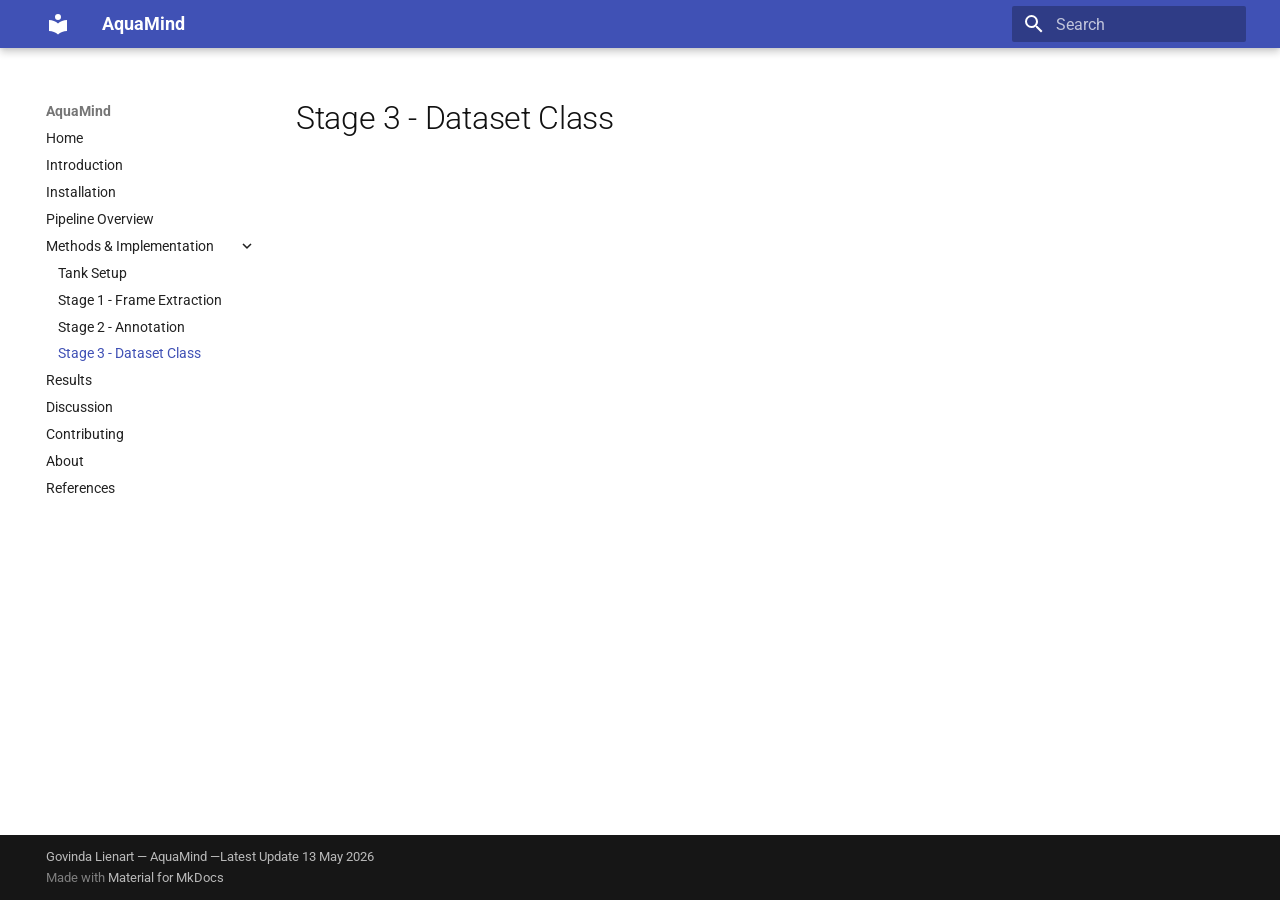
<file: stage_3/index.html>
<!doctype html>
<html lang="en" class="no-js">
  <head>
    
      <meta charset="utf-8">
      <meta name="viewport" content="width=device-width,initial-scale=1">
      
      
      
      
        <link rel="prev" href="../stage_2/">
      
      
        <link rel="next" href="../results/">
      
      
        
      
      
      <link rel="icon" href="../assets/images/favicon.png">
      <meta name="generator" content="mkdocs-1.6.1, mkdocs-material-9.7.7">
    
    
      
        <title>Stage 3 - Dataset Class - AquaMind</title>
      
    
    
      <link rel="stylesheet" href="../assets/stylesheets/main.ec1eaa64.min.css">
      
      


    
    
      
    
    
      
        
        
        <link rel="preconnect" href="https://fonts.gstatic.com" crossorigin>
        <link rel="stylesheet" href="https://fonts.googleapis.com/css?family=Roboto:300,300i,400,400i,700,700i%7CRoboto+Mono:400,400i,700,700i&display=fallback">
        <style>:root{--md-text-font:"Roboto";--md-code-font:"Roboto Mono"}</style>
      
    
    
      <link rel="stylesheet" href="../stylesheets/extra.css">
    
    <script>__md_scope=new URL("..",location),__md_hash=e=>[...e].reduce(((e,_)=>(e<<5)-e+_.charCodeAt(0)),0),__md_get=(e,_=localStorage,t=__md_scope)=>JSON.parse(_.getItem(t.pathname+"."+e)),__md_set=(e,_,t=localStorage,a=__md_scope)=>{try{t.setItem(a.pathname+"."+e,JSON.stringify(_))}catch(e){}}</script>
    
      

    
    
  </head>
  
  
    <body dir="ltr">
  
    
    <input class="md-toggle" data-md-toggle="drawer" type="checkbox" id="__drawer" autocomplete="off">
    <input class="md-toggle" data-md-toggle="search" type="checkbox" id="__search" autocomplete="off">
    <label class="md-overlay" for="__drawer"></label>
    <div data-md-component="skip">
      
    </div>
    <div data-md-component="announce">
      
    </div>
    
    
      

  

<header class="md-header md-header--shadow" data-md-component="header">
  <nav class="md-header__inner md-grid" aria-label="Header">
    <a href=".." title="AquaMind" class="md-header__button md-logo" aria-label="AquaMind" data-md-component="logo">
      
  
  <svg xmlns="http://www.w3.org/2000/svg" viewBox="0 0 24 24"><path d="M12 8a3 3 0 0 0 3-3 3 3 0 0 0-3-3 3 3 0 0 0-3 3 3 3 0 0 0 3 3m0 3.54C9.64 9.35 6.5 8 3 8v11c3.5 0 6.64 1.35 9 3.54 2.36-2.19 5.5-3.54 9-3.54V8c-3.5 0-6.64 1.35-9 3.54"/></svg>

    </a>
    <label class="md-header__button md-icon" for="__drawer">
      
      <svg xmlns="http://www.w3.org/2000/svg" viewBox="0 0 24 24"><path d="M3 6h18v2H3zm0 5h18v2H3zm0 5h18v2H3z"/></svg>
    </label>
    <div class="md-header__title" data-md-component="header-title">
      <div class="md-header__ellipsis">
        <div class="md-header__topic">
          <span class="md-ellipsis">
            AquaMind
          </span>
        </div>
        <div class="md-header__topic" data-md-component="header-topic">
          <span class="md-ellipsis">
            
              Stage 3 - Dataset Class
            
          </span>
        </div>
      </div>
    </div>
    
    
      <script>var palette=__md_get("__palette");if(palette&&palette.color){if("(prefers-color-scheme)"===palette.color.media){var media=matchMedia("(prefers-color-scheme: light)"),input=document.querySelector(media.matches?"[data-md-color-media='(prefers-color-scheme: light)']":"[data-md-color-media='(prefers-color-scheme: dark)']");palette.color.media=input.getAttribute("data-md-color-media"),palette.color.scheme=input.getAttribute("data-md-color-scheme"),palette.color.primary=input.getAttribute("data-md-color-primary"),palette.color.accent=input.getAttribute("data-md-color-accent")}for(var[key,value]of Object.entries(palette.color))document.body.setAttribute("data-md-color-"+key,value)}</script>
    
    
    
      
      
        <label class="md-header__button md-icon" for="__search">
          
          <svg xmlns="http://www.w3.org/2000/svg" viewBox="0 0 24 24"><path d="M9.5 3A6.5 6.5 0 0 1 16 9.5c0 1.61-.59 3.09-1.56 4.23l.27.27h.79l5 5-1.5 1.5-5-5v-.79l-.27-.27A6.52 6.52 0 0 1 9.5 16 6.5 6.5 0 0 1 3 9.5 6.5 6.5 0 0 1 9.5 3m0 2C7 5 5 7 5 9.5S7 14 9.5 14 14 12 14 9.5 12 5 9.5 5"/></svg>
        </label>
        <div class="md-search" data-md-component="search" role="dialog">
  <label class="md-search__overlay" for="__search"></label>
  <div class="md-search__inner" role="search">
    <form class="md-search__form" name="search">
      <input type="text" class="md-search__input" name="query" aria-label="Search" placeholder="Search" autocapitalize="off" autocorrect="off" autocomplete="off" spellcheck="false" data-md-component="search-query" required>
      <label class="md-search__icon md-icon" for="__search">
        
        <svg xmlns="http://www.w3.org/2000/svg" viewBox="0 0 24 24"><path d="M9.5 3A6.5 6.5 0 0 1 16 9.5c0 1.61-.59 3.09-1.56 4.23l.27.27h.79l5 5-1.5 1.5-5-5v-.79l-.27-.27A6.52 6.52 0 0 1 9.5 16 6.5 6.5 0 0 1 3 9.5 6.5 6.5 0 0 1 9.5 3m0 2C7 5 5 7 5 9.5S7 14 9.5 14 14 12 14 9.5 12 5 9.5 5"/></svg>
        
        <svg xmlns="http://www.w3.org/2000/svg" viewBox="0 0 24 24"><path d="M20 11v2H8l5.5 5.5-1.42 1.42L4.16 12l7.92-7.92L13.5 5.5 8 11z"/></svg>
      </label>
      <nav class="md-search__options" aria-label="Search">
        
        <button type="reset" class="md-search__icon md-icon" title="Clear" aria-label="Clear" tabindex="-1">
          
          <svg xmlns="http://www.w3.org/2000/svg" viewBox="0 0 24 24"><path d="M19 6.41 17.59 5 12 10.59 6.41 5 5 6.41 10.59 12 5 17.59 6.41 19 12 13.41 17.59 19 19 17.59 13.41 12z"/></svg>
        </button>
      </nav>
      
    </form>
    <div class="md-search__output">
      <div class="md-search__scrollwrap" tabindex="0" data-md-scrollfix>
        <div class="md-search-result" data-md-component="search-result">
          <div class="md-search-result__meta">
            Initializing search
          </div>
          <ol class="md-search-result__list" role="presentation"></ol>
        </div>
      </div>
    </div>
  </div>
</div>
      
    
    
  </nav>
  
</header>
    
    <div class="md-container" data-md-component="container">
      
      
        
          
        
      
      <main class="md-main" data-md-component="main">
        <div class="md-main__inner md-grid">
          
            
              
              <div class="md-sidebar md-sidebar--primary" data-md-component="sidebar" data-md-type="navigation" >
                <div class="md-sidebar__scrollwrap">
                  <div class="md-sidebar__inner">
                    



<nav class="md-nav md-nav--primary" aria-label="Navigation" data-md-level="0">
  <label class="md-nav__title" for="__drawer">
    <a href=".." title="AquaMind" class="md-nav__button md-logo" aria-label="AquaMind" data-md-component="logo">
      
  
  <svg xmlns="http://www.w3.org/2000/svg" viewBox="0 0 24 24"><path d="M12 8a3 3 0 0 0 3-3 3 3 0 0 0-3-3 3 3 0 0 0-3 3 3 3 0 0 0 3 3m0 3.54C9.64 9.35 6.5 8 3 8v11c3.5 0 6.64 1.35 9 3.54 2.36-2.19 5.5-3.54 9-3.54V8c-3.5 0-6.64 1.35-9 3.54"/></svg>

    </a>
    AquaMind
  </label>
  
  <ul class="md-nav__list" data-md-scrollfix>
    
      
      
  
  
  
  
    <li class="md-nav__item">
      <a href=".." class="md-nav__link">
        
  
  
  <span class="md-ellipsis">
    
  
    Home
  

    
  </span>
  
  

      </a>
    </li>
  

    
      
      
  
  
  
  
    <li class="md-nav__item">
      <a href="../introduction/" class="md-nav__link">
        
  
  
  <span class="md-ellipsis">
    
  
    Introduction
  

    
  </span>
  
  

      </a>
    </li>
  

    
      
      
  
  
  
  
    <li class="md-nav__item">
      <a href="../installation/" class="md-nav__link">
        
  
  
  <span class="md-ellipsis">
    
  
    Installation
  

    
  </span>
  
  

      </a>
    </li>
  

    
      
      
  
  
  
  
    <li class="md-nav__item">
      <a href="../pipeline-overview/" class="md-nav__link">
        
  
  
  <span class="md-ellipsis">
    
  
    Pipeline Overview
  

    
  </span>
  
  

      </a>
    </li>
  

    
      
      
  
  
    
  
  
  
    
    
    
    
    
    <li class="md-nav__item md-nav__item--active md-nav__item--nested">
      
        
        
        <input class="md-nav__toggle md-toggle " type="checkbox" id="__nav_5" checked>
        
          
          <label class="md-nav__link" for="__nav_5" id="__nav_5_label" tabindex="0">
            
  
  
  <span class="md-ellipsis">
    
  
    Methods & Implementation
  

    
  </span>
  
  

            <span class="md-nav__icon md-icon"></span>
          </label>
        
        <nav class="md-nav" data-md-level="1" aria-labelledby="__nav_5_label" aria-expanded="true">
          <label class="md-nav__title" for="__nav_5">
            <span class="md-nav__icon md-icon"></span>
            
  
    Methods & Implementation
  

          </label>
          <ul class="md-nav__list" data-md-scrollfix>
            
              
                
  
  
  
  
    <li class="md-nav__item">
      <a href="../tank-setup/" class="md-nav__link">
        
  
  
  <span class="md-ellipsis">
    
  
    Tank Setup
  

    
  </span>
  
  

      </a>
    </li>
  

              
            
              
                
  
  
  
  
    <li class="md-nav__item">
      <a href="../stage_1/" class="md-nav__link">
        
  
  
  <span class="md-ellipsis">
    
  
    Stage 1 - Frame Extraction
  

    
  </span>
  
  

      </a>
    </li>
  

              
            
              
                
  
  
  
  
    <li class="md-nav__item">
      <a href="../stage_2/" class="md-nav__link">
        
  
  
  <span class="md-ellipsis">
    
  
    Stage 2 - Annotation
  

    
  </span>
  
  

      </a>
    </li>
  

              
            
              
                
  
  
    
  
  
  
    <li class="md-nav__item md-nav__item--active">
      
      <input class="md-nav__toggle md-toggle" type="checkbox" id="__toc">
      
      
      
      <a href="./" class="md-nav__link md-nav__link--active">
        
  
  
  <span class="md-ellipsis">
    
  
    Stage 3 - Dataset Class
  

    
  </span>
  
  

      </a>
      
    </li>
  

              
            
          </ul>
        </nav>
      
    </li>
  

    
      
      
  
  
  
  
    <li class="md-nav__item">
      <a href="../results/" class="md-nav__link">
        
  
  
  <span class="md-ellipsis">
    
  
    Results
  

    
  </span>
  
  

      </a>
    </li>
  

    
      
      
  
  
  
  
    <li class="md-nav__item">
      <a href="../discussion/" class="md-nav__link">
        
  
  
  <span class="md-ellipsis">
    
  
    Discussion
  

    
  </span>
  
  

      </a>
    </li>
  

    
      
      
  
  
  
  
    <li class="md-nav__item">
      <a href="../contributing/" class="md-nav__link">
        
  
  
  <span class="md-ellipsis">
    
  
    Contributing
  

    
  </span>
  
  

      </a>
    </li>
  

    
      
      
  
  
  
  
    <li class="md-nav__item">
      <a href="../about/" class="md-nav__link">
        
  
  
  <span class="md-ellipsis">
    
  
    About
  

    
  </span>
  
  

      </a>
    </li>
  

    
      
      
  
  
  
  
    <li class="md-nav__item">
      <a href="../references/" class="md-nav__link">
        
  
  
  <span class="md-ellipsis">
    
  
    References
  

    
  </span>
  
  

      </a>
    </li>
  

    
  </ul>
</nav>
                  </div>
                </div>
              </div>
            
            
              
              <div class="md-sidebar md-sidebar--secondary" data-md-component="sidebar" data-md-type="toc" >
                <div class="md-sidebar__scrollwrap">
                  <div class="md-sidebar__inner">
                    

<nav class="md-nav md-nav--secondary" aria-label="Table of contents">
  
  
  
  
</nav>
                  </div>
                </div>
              </div>
            
          
          
            <div class="md-content" data-md-component="content">
              
              <article class="md-content__inner md-typeset">
                
                  



  <h1>Stage 3 - Dataset Class</h1>














                
              </article>
            </div>
          
          
<script>var target=document.getElementById(location.hash.slice(1));target&&target.name&&(target.checked=target.name.startsWith("__tabbed_"))</script>
        </div>
        
      </main>
      
        <footer class="md-footer">
  
  <div class="md-footer-meta md-typeset">
    <div class="md-footer-meta__inner md-grid">
      <div class="md-copyright">
  
    <div class="md-copyright__highlight">
      Govinda Lienart &mdash; AquaMind &mdash;Latest Update 13 May 2026
    </div>
  
  
    Made with
    <a href="https://squidfunk.github.io/mkdocs-material/" target="_blank" rel="noopener">
      Material for MkDocs
    </a>
  
</div>
      
    </div>
  </div>
</footer>
      
    </div>
    <div class="md-dialog" data-md-component="dialog">
      <div class="md-dialog__inner md-typeset"></div>
    </div>
    
    
    
      
      
      <script id="__config" type="application/json">{"annotate": null, "base": "..", "features": [], "search": "../assets/javascripts/workers/search.2c215733.min.js", "tags": null, "translations": {"clipboard.copied": "Copied to clipboard", "clipboard.copy": "Copy to clipboard", "search.result.more.one": "1 more on this page", "search.result.more.other": "# more on this page", "search.result.none": "No matching documents", "search.result.one": "1 matching document", "search.result.other": "# matching documents", "search.result.placeholder": "Type to start searching", "search.result.term.missing": "Missing", "select.version": "Select version"}, "version": null}</script>
    
    
      <script src="../assets/javascripts/bundle.d7400e89.min.js"></script>
      
    
  </body>
</html>
</file>
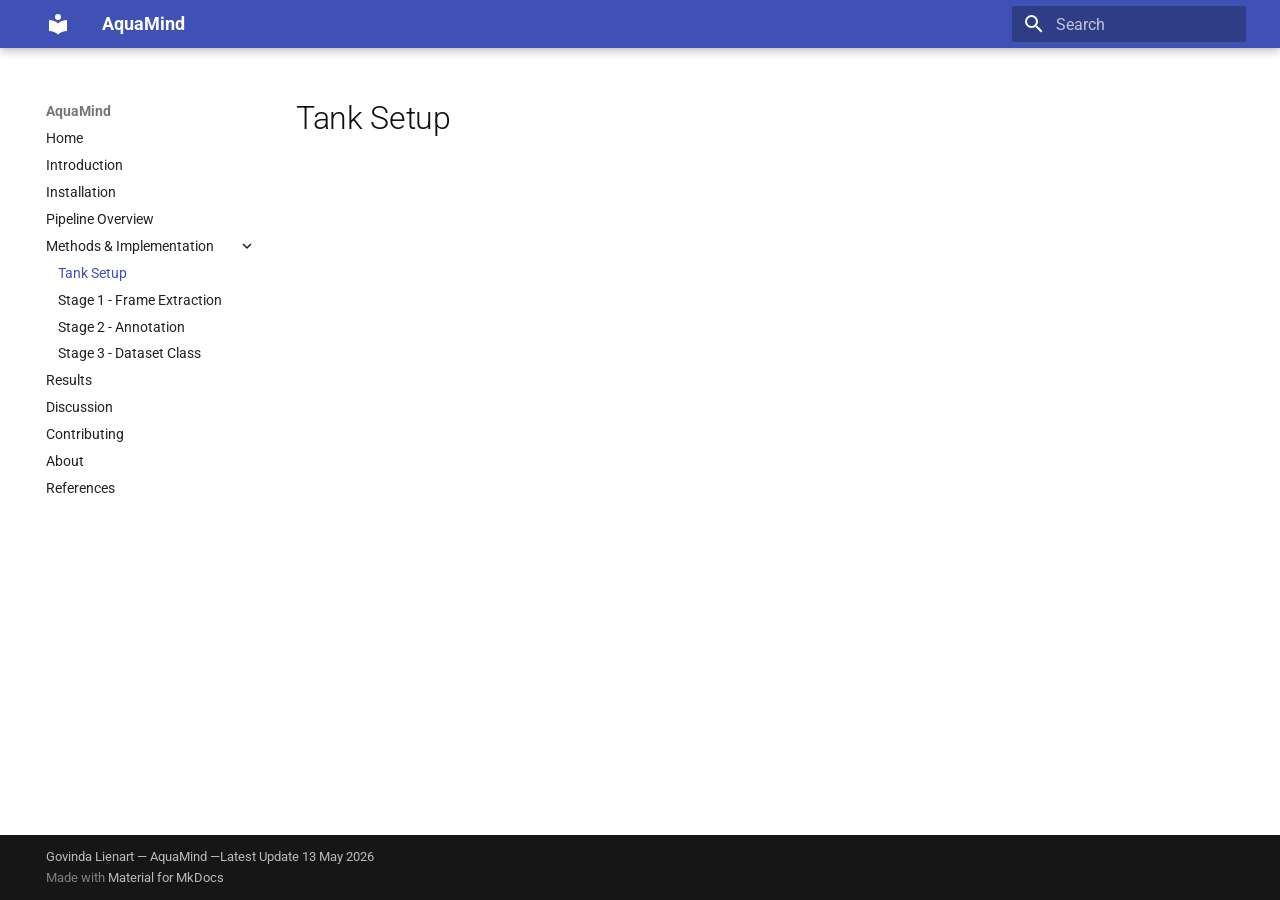
<file: tank-setup/index.html>
<!doctype html>
<html lang="en" class="no-js">
  <head>
    
      <meta charset="utf-8">
      <meta name="viewport" content="width=device-width,initial-scale=1">
      
      
      
      
        <link rel="prev" href="../pipeline-overview/">
      
      
        <link rel="next" href="../stage_1/">
      
      
        
      
      
      <link rel="icon" href="../assets/images/favicon.png">
      <meta name="generator" content="mkdocs-1.6.1, mkdocs-material-9.7.7">
    
    
      
        <title>Tank Setup - AquaMind</title>
      
    
    
      <link rel="stylesheet" href="../assets/stylesheets/main.ec1eaa64.min.css">
      
      


    
    
      
    
    
      
        
        
        <link rel="preconnect" href="https://fonts.gstatic.com" crossorigin>
        <link rel="stylesheet" href="https://fonts.googleapis.com/css?family=Roboto:300,300i,400,400i,700,700i%7CRoboto+Mono:400,400i,700,700i&display=fallback">
        <style>:root{--md-text-font:"Roboto";--md-code-font:"Roboto Mono"}</style>
      
    
    
      <link rel="stylesheet" href="../stylesheets/extra.css">
    
    <script>__md_scope=new URL("..",location),__md_hash=e=>[...e].reduce(((e,_)=>(e<<5)-e+_.charCodeAt(0)),0),__md_get=(e,_=localStorage,t=__md_scope)=>JSON.parse(_.getItem(t.pathname+"."+e)),__md_set=(e,_,t=localStorage,a=__md_scope)=>{try{t.setItem(a.pathname+"."+e,JSON.stringify(_))}catch(e){}}</script>
    
      

    
    
  </head>
  
  
    <body dir="ltr">
  
    
    <input class="md-toggle" data-md-toggle="drawer" type="checkbox" id="__drawer" autocomplete="off">
    <input class="md-toggle" data-md-toggle="search" type="checkbox" id="__search" autocomplete="off">
    <label class="md-overlay" for="__drawer"></label>
    <div data-md-component="skip">
      
    </div>
    <div data-md-component="announce">
      
    </div>
    
    
      

  

<header class="md-header md-header--shadow" data-md-component="header">
  <nav class="md-header__inner md-grid" aria-label="Header">
    <a href=".." title="AquaMind" class="md-header__button md-logo" aria-label="AquaMind" data-md-component="logo">
      
  
  <svg xmlns="http://www.w3.org/2000/svg" viewBox="0 0 24 24"><path d="M12 8a3 3 0 0 0 3-3 3 3 0 0 0-3-3 3 3 0 0 0-3 3 3 3 0 0 0 3 3m0 3.54C9.64 9.35 6.5 8 3 8v11c3.5 0 6.64 1.35 9 3.54 2.36-2.19 5.5-3.54 9-3.54V8c-3.5 0-6.64 1.35-9 3.54"/></svg>

    </a>
    <label class="md-header__button md-icon" for="__drawer">
      
      <svg xmlns="http://www.w3.org/2000/svg" viewBox="0 0 24 24"><path d="M3 6h18v2H3zm0 5h18v2H3zm0 5h18v2H3z"/></svg>
    </label>
    <div class="md-header__title" data-md-component="header-title">
      <div class="md-header__ellipsis">
        <div class="md-header__topic">
          <span class="md-ellipsis">
            AquaMind
          </span>
        </div>
        <div class="md-header__topic" data-md-component="header-topic">
          <span class="md-ellipsis">
            
              Tank Setup
            
          </span>
        </div>
      </div>
    </div>
    
    
      <script>var palette=__md_get("__palette");if(palette&&palette.color){if("(prefers-color-scheme)"===palette.color.media){var media=matchMedia("(prefers-color-scheme: light)"),input=document.querySelector(media.matches?"[data-md-color-media='(prefers-color-scheme: light)']":"[data-md-color-media='(prefers-color-scheme: dark)']");palette.color.media=input.getAttribute("data-md-color-media"),palette.color.scheme=input.getAttribute("data-md-color-scheme"),palette.color.primary=input.getAttribute("data-md-color-primary"),palette.color.accent=input.getAttribute("data-md-color-accent")}for(var[key,value]of Object.entries(palette.color))document.body.setAttribute("data-md-color-"+key,value)}</script>
    
    
    
      
      
        <label class="md-header__button md-icon" for="__search">
          
          <svg xmlns="http://www.w3.org/2000/svg" viewBox="0 0 24 24"><path d="M9.5 3A6.5 6.5 0 0 1 16 9.5c0 1.61-.59 3.09-1.56 4.23l.27.27h.79l5 5-1.5 1.5-5-5v-.79l-.27-.27A6.52 6.52 0 0 1 9.5 16 6.5 6.5 0 0 1 3 9.5 6.5 6.5 0 0 1 9.5 3m0 2C7 5 5 7 5 9.5S7 14 9.5 14 14 12 14 9.5 12 5 9.5 5"/></svg>
        </label>
        <div class="md-search" data-md-component="search" role="dialog">
  <label class="md-search__overlay" for="__search"></label>
  <div class="md-search__inner" role="search">
    <form class="md-search__form" name="search">
      <input type="text" class="md-search__input" name="query" aria-label="Search" placeholder="Search" autocapitalize="off" autocorrect="off" autocomplete="off" spellcheck="false" data-md-component="search-query" required>
      <label class="md-search__icon md-icon" for="__search">
        
        <svg xmlns="http://www.w3.org/2000/svg" viewBox="0 0 24 24"><path d="M9.5 3A6.5 6.5 0 0 1 16 9.5c0 1.61-.59 3.09-1.56 4.23l.27.27h.79l5 5-1.5 1.5-5-5v-.79l-.27-.27A6.52 6.52 0 0 1 9.5 16 6.5 6.5 0 0 1 3 9.5 6.5 6.5 0 0 1 9.5 3m0 2C7 5 5 7 5 9.5S7 14 9.5 14 14 12 14 9.5 12 5 9.5 5"/></svg>
        
        <svg xmlns="http://www.w3.org/2000/svg" viewBox="0 0 24 24"><path d="M20 11v2H8l5.5 5.5-1.42 1.42L4.16 12l7.92-7.92L13.5 5.5 8 11z"/></svg>
      </label>
      <nav class="md-search__options" aria-label="Search">
        
        <button type="reset" class="md-search__icon md-icon" title="Clear" aria-label="Clear" tabindex="-1">
          
          <svg xmlns="http://www.w3.org/2000/svg" viewBox="0 0 24 24"><path d="M19 6.41 17.59 5 12 10.59 6.41 5 5 6.41 10.59 12 5 17.59 6.41 19 12 13.41 17.59 19 19 17.59 13.41 12z"/></svg>
        </button>
      </nav>
      
    </form>
    <div class="md-search__output">
      <div class="md-search__scrollwrap" tabindex="0" data-md-scrollfix>
        <div class="md-search-result" data-md-component="search-result">
          <div class="md-search-result__meta">
            Initializing search
          </div>
          <ol class="md-search-result__list" role="presentation"></ol>
        </div>
      </div>
    </div>
  </div>
</div>
      
    
    
  </nav>
  
</header>
    
    <div class="md-container" data-md-component="container">
      
      
        
          
        
      
      <main class="md-main" data-md-component="main">
        <div class="md-main__inner md-grid">
          
            
              
              <div class="md-sidebar md-sidebar--primary" data-md-component="sidebar" data-md-type="navigation" >
                <div class="md-sidebar__scrollwrap">
                  <div class="md-sidebar__inner">
                    



<nav class="md-nav md-nav--primary" aria-label="Navigation" data-md-level="0">
  <label class="md-nav__title" for="__drawer">
    <a href=".." title="AquaMind" class="md-nav__button md-logo" aria-label="AquaMind" data-md-component="logo">
      
  
  <svg xmlns="http://www.w3.org/2000/svg" viewBox="0 0 24 24"><path d="M12 8a3 3 0 0 0 3-3 3 3 0 0 0-3-3 3 3 0 0 0-3 3 3 3 0 0 0 3 3m0 3.54C9.64 9.35 6.5 8 3 8v11c3.5 0 6.64 1.35 9 3.54 2.36-2.19 5.5-3.54 9-3.54V8c-3.5 0-6.64 1.35-9 3.54"/></svg>

    </a>
    AquaMind
  </label>
  
  <ul class="md-nav__list" data-md-scrollfix>
    
      
      
  
  
  
  
    <li class="md-nav__item">
      <a href=".." class="md-nav__link">
        
  
  
  <span class="md-ellipsis">
    
  
    Home
  

    
  </span>
  
  

      </a>
    </li>
  

    
      
      
  
  
  
  
    <li class="md-nav__item">
      <a href="../introduction/" class="md-nav__link">
        
  
  
  <span class="md-ellipsis">
    
  
    Introduction
  

    
  </span>
  
  

      </a>
    </li>
  

    
      
      
  
  
  
  
    <li class="md-nav__item">
      <a href="../installation/" class="md-nav__link">
        
  
  
  <span class="md-ellipsis">
    
  
    Installation
  

    
  </span>
  
  

      </a>
    </li>
  

    
      
      
  
  
  
  
    <li class="md-nav__item">
      <a href="../pipeline-overview/" class="md-nav__link">
        
  
  
  <span class="md-ellipsis">
    
  
    Pipeline Overview
  

    
  </span>
  
  

      </a>
    </li>
  

    
      
      
  
  
    
  
  
  
    
    
    
    
    
    <li class="md-nav__item md-nav__item--active md-nav__item--nested">
      
        
        
        <input class="md-nav__toggle md-toggle " type="checkbox" id="__nav_5" checked>
        
          
          <label class="md-nav__link" for="__nav_5" id="__nav_5_label" tabindex="0">
            
  
  
  <span class="md-ellipsis">
    
  
    Methods & Implementation
  

    
  </span>
  
  

            <span class="md-nav__icon md-icon"></span>
          </label>
        
        <nav class="md-nav" data-md-level="1" aria-labelledby="__nav_5_label" aria-expanded="true">
          <label class="md-nav__title" for="__nav_5">
            <span class="md-nav__icon md-icon"></span>
            
  
    Methods & Implementation
  

          </label>
          <ul class="md-nav__list" data-md-scrollfix>
            
              
                
  
  
    
  
  
  
    <li class="md-nav__item md-nav__item--active">
      
      <input class="md-nav__toggle md-toggle" type="checkbox" id="__toc">
      
      
      
      <a href="./" class="md-nav__link md-nav__link--active">
        
  
  
  <span class="md-ellipsis">
    
  
    Tank Setup
  

    
  </span>
  
  

      </a>
      
    </li>
  

              
            
              
                
  
  
  
  
    <li class="md-nav__item">
      <a href="../stage_1/" class="md-nav__link">
        
  
  
  <span class="md-ellipsis">
    
  
    Stage 1 - Frame Extraction
  

    
  </span>
  
  

      </a>
    </li>
  

              
            
              
                
  
  
  
  
    <li class="md-nav__item">
      <a href="../stage_2/" class="md-nav__link">
        
  
  
  <span class="md-ellipsis">
    
  
    Stage 2 - Annotation
  

    
  </span>
  
  

      </a>
    </li>
  

              
            
              
                
  
  
  
  
    <li class="md-nav__item">
      <a href="../stage_3/" class="md-nav__link">
        
  
  
  <span class="md-ellipsis">
    
  
    Stage 3 - Dataset Class
  

    
  </span>
  
  

      </a>
    </li>
  

              
            
          </ul>
        </nav>
      
    </li>
  

    
      
      
  
  
  
  
    <li class="md-nav__item">
      <a href="../results/" class="md-nav__link">
        
  
  
  <span class="md-ellipsis">
    
  
    Results
  

    
  </span>
  
  

      </a>
    </li>
  

    
      
      
  
  
  
  
    <li class="md-nav__item">
      <a href="../discussion/" class="md-nav__link">
        
  
  
  <span class="md-ellipsis">
    
  
    Discussion
  

    
  </span>
  
  

      </a>
    </li>
  

    
      
      
  
  
  
  
    <li class="md-nav__item">
      <a href="../contributing/" class="md-nav__link">
        
  
  
  <span class="md-ellipsis">
    
  
    Contributing
  

    
  </span>
  
  

      </a>
    </li>
  

    
      
      
  
  
  
  
    <li class="md-nav__item">
      <a href="../about/" class="md-nav__link">
        
  
  
  <span class="md-ellipsis">
    
  
    About
  

    
  </span>
  
  

      </a>
    </li>
  

    
      
      
  
  
  
  
    <li class="md-nav__item">
      <a href="../references/" class="md-nav__link">
        
  
  
  <span class="md-ellipsis">
    
  
    References
  

    
  </span>
  
  

      </a>
    </li>
  

    
  </ul>
</nav>
                  </div>
                </div>
              </div>
            
            
              
              <div class="md-sidebar md-sidebar--secondary" data-md-component="sidebar" data-md-type="toc" >
                <div class="md-sidebar__scrollwrap">
                  <div class="md-sidebar__inner">
                    

<nav class="md-nav md-nav--secondary" aria-label="Table of contents">
  
  
  
  
</nav>
                  </div>
                </div>
              </div>
            
          
          
            <div class="md-content" data-md-component="content">
              
              <article class="md-content__inner md-typeset">
                
                  



  <h1>Tank Setup</h1>














                
              </article>
            </div>
          
          
<script>var target=document.getElementById(location.hash.slice(1));target&&target.name&&(target.checked=target.name.startsWith("__tabbed_"))</script>
        </div>
        
      </main>
      
        <footer class="md-footer">
  
  <div class="md-footer-meta md-typeset">
    <div class="md-footer-meta__inner md-grid">
      <div class="md-copyright">
  
    <div class="md-copyright__highlight">
      Govinda Lienart &mdash; AquaMind &mdash;Latest Update 13 May 2026
    </div>
  
  
    Made with
    <a href="https://squidfunk.github.io/mkdocs-material/" target="_blank" rel="noopener">
      Material for MkDocs
    </a>
  
</div>
      
    </div>
  </div>
</footer>
      
    </div>
    <div class="md-dialog" data-md-component="dialog">
      <div class="md-dialog__inner md-typeset"></div>
    </div>
    
    
    
      
      
      <script id="__config" type="application/json">{"annotate": null, "base": "..", "features": [], "search": "../assets/javascripts/workers/search.2c215733.min.js", "tags": null, "translations": {"clipboard.copied": "Copied to clipboard", "clipboard.copy": "Copy to clipboard", "search.result.more.one": "1 more on this page", "search.result.more.other": "# more on this page", "search.result.none": "No matching documents", "search.result.one": "1 matching document", "search.result.other": "# matching documents", "search.result.placeholder": "Type to start searching", "search.result.term.missing": "Missing", "select.version": "Select version"}, "version": null}</script>
    
    
      <script src="../assets/javascripts/bundle.d7400e89.min.js"></script>
      
    
  </body>
</html>
</file>
<file: stylesheets/extra.css>
.md-typeset h1 {                                        
    color: #111111;                                       
  } 

.md-typeset h2 {                                        
    font-weight: 700;                                   
    border-bottom: 1px solid #e0e0e0;                   
    padding-bottom: 0.3em;                                
  }
                                                          
  
.md-typeset pre {                                     
    background-color: #f0f4ff;                          
  }
</file>
<file: assets/stylesheets/main.ec1eaa64.min.css>
@charset "UTF-8";html{-webkit-text-size-adjust:none;-moz-text-size-adjust:none;text-size-adjust:none;box-sizing:border-box}*,:after,:before{box-sizing:inherit}@media (prefers-reduced-motion){*,:after,:before{transition:none!important}}body{margin:0}a,button,input,label{-webkit-tap-highlight-color:transparent}a{color:inherit;text-decoration:none}hr{border:0;box-sizing:initial;display:block;height:.05rem;overflow:visible;padding:0}small{font-size:80%}sub,sup{line-height:1em}img{border-style:none}table{border-collapse:initial;border-spacing:0}td,th{font-weight:400;vertical-align:top}button{background:#0000;border:0;font-family:inherit;font-size:inherit;margin:0;padding:0}input{border:0;outline:none}:root{--md-primary-fg-color:#4051b5;--md-primary-fg-color--light:#5d6cc0;--md-primary-fg-color--dark:#303fa1;--md-primary-bg-color:#fff;--md-primary-bg-color--light:#ffffffb3;--md-accent-fg-color:#526cfe;--md-accent-fg-color--transparent:#526cfe1a;--md-accent-bg-color:#fff;--md-accent-bg-color--light:#ffffffb3}[data-md-color-scheme=default]{color-scheme:light}[data-md-color-scheme=default] img[src$="#gh-dark-mode-only"],[data-md-color-scheme=default] img[src$="#only-dark"]{display:none}:root,[data-md-color-scheme=default]{--md-hue:225deg;--md-default-fg-color:#000000de;--md-default-fg-color--light:#0000008a;--md-default-fg-color--lighter:#00000052;--md-default-fg-color--lightest:#00000012;--md-default-bg-color:#fff;--md-default-bg-color--light:#ffffffb3;--md-default-bg-color--lighter:#ffffff4d;--md-default-bg-color--lightest:#ffffff1f;--md-code-fg-color:#36464e;--md-code-bg-color:#f5f5f5;--md-code-bg-color--light:#f5f5f5b3;--md-code-bg-color--lighter:#f5f5f54d;--md-code-hl-color:#4287ff;--md-code-hl-color--light:#4287ff1a;--md-code-hl-number-color:#d52a2a;--md-code-hl-special-color:#db1457;--md-code-hl-function-color:#a846b9;--md-code-hl-constant-color:#6e59d9;--md-code-hl-keyword-color:#3f6ec6;--md-code-hl-string-color:#1c7d4d;--md-code-hl-name-color:var(--md-code-fg-color);--md-code-hl-operator-color:var(--md-default-fg-color--light);--md-code-hl-punctuation-color:var(--md-default-fg-color--light);--md-code-hl-comment-color:var(--md-default-fg-color--light);--md-code-hl-generic-color:var(--md-default-fg-color--light);--md-code-hl-variable-color:var(--md-default-fg-color--light);--md-typeset-color:var(--md-default-fg-color);--md-typeset-a-color:var(--md-primary-fg-color);--md-typeset-del-color:#f5503d26;--md-typeset-ins-color:#0bd57026;--md-typeset-kbd-color:#fafafa;--md-typeset-kbd-accent-color:#fff;--md-typeset-kbd-border-color:#b8b8b8;--md-typeset-mark-color:#ffff0080;--md-typeset-table-color:#0000001f;--md-typeset-table-color--light:rgba(0,0,0,.035);--md-admonition-fg-color:var(--md-default-fg-color);--md-admonition-bg-color:var(--md-default-bg-color);--md-warning-fg-color:#000000de;--md-warning-bg-color:#ff9;--md-footer-fg-color:#fff;--md-footer-fg-color--light:#ffffffb3;--md-footer-fg-color--lighter:#ffffff73;--md-footer-bg-color:#000000de;--md-footer-bg-color--dark:#00000052;--md-shadow-z1:0 0.2rem 0.5rem #0000000d,0 0 0.05rem #0000001a;--md-shadow-z2:0 0.2rem 0.5rem #0000001a,0 0 0.05rem #00000040;--md-shadow-z3:0 0.2rem 0.5rem #0003,0 0 0.05rem #00000059}.md-icon svg{fill:currentcolor;display:block;height:1.2rem;width:1.2rem}body{-webkit-font-smoothing:antialiased;-moz-osx-font-smoothing:grayscale;--md-text-font-family:var(--md-text-font,_),-apple-system,BlinkMacSystemFont,Helvetica,Arial,sans-serif;--md-code-font-family:var(--md-code-font,_),SFMono-Regular,Consolas,Menlo,monospace}aside,body,input{font-feature-settings:"kern","liga";color:var(--md-typeset-color);font-family:var(--md-text-font-family)}code,kbd,pre{font-feature-settings:"kern";font-family:var(--md-code-font-family)}:root{--md-typeset-table-sort-icon:url('data:image/svg+xml;charset=utf-8,<svg xmlns="http://www.w3.org/2000/svg" viewBox="0 0 24 24"><path d="m18 21-4-4h3V7h-3l4-4 4 4h-3v10h3M2 19v-2h10v2M2 13v-2h7v2M2 7V5h4v2z"/></svg>');--md-typeset-table-sort-icon--asc:url('data:image/svg+xml;charset=utf-8,<svg xmlns="http://www.w3.org/2000/svg" viewBox="0 0 24 24"><path d="M19 17h3l-4 4-4-4h3V3h2M2 17h10v2H2M6 5v2H2V5m0 6h7v2H2z"/></svg>');--md-typeset-table-sort-icon--desc:url('data:image/svg+xml;charset=utf-8,<svg xmlns="http://www.w3.org/2000/svg" viewBox="0 0 24 24"><path d="M19 7h3l-4-4-4 4h3v14h2M2 17h10v2H2M6 5v2H2V5m0 6h7v2H2z"/></svg>')}.md-typeset{-webkit-print-color-adjust:exact;color-adjust:exact;font-size:.8rem;line-height:1.6;overflow-wrap:break-word}@media print{.md-typeset{font-size:.68rem}}.md-typeset blockquote,.md-typeset dl,.md-typeset figure,.md-typeset ol,.md-typeset pre,.md-typeset ul{margin-bottom:1em;margin-top:1em}.md-typeset h1{color:var(--md-default-fg-color--light);font-size:2em;line-height:1.3;margin:0 0 1.25em}.md-typeset h1,.md-typeset h2{font-weight:300;letter-spacing:-.01em}.md-typeset h2{font-size:1.5625em;line-height:1.4;margin:1.6em 0 .64em}.md-typeset h3{font-size:1.25em;font-weight:400;letter-spacing:-.01em;line-height:1.5;margin:1.6em 0 .8em}.md-typeset h2+h3{margin-top:.8em}.md-typeset h4{font-weight:700;letter-spacing:-.01em;margin:1em 0}.md-typeset h5,.md-typeset h6{color:var(--md-default-fg-color--light);font-size:.8em;font-weight:700;letter-spacing:-.01em;margin:1.25em 0}.md-typeset h5{text-transform:uppercase}.md-typeset h5 code{text-transform:none}.md-typeset hr{border-bottom:.05rem solid var(--md-default-fg-color--lightest);display:flow-root;margin:1.5em 0}.md-typeset a{color:var(--md-typeset-a-color);word-break:break-word}.md-typeset a,.md-typeset a:before{transition:color 125ms}.md-typeset a:focus,.md-typeset a:hover{color:var(--md-accent-fg-color)}.md-typeset a:focus code,.md-typeset a:hover code{background-color:var(--md-accent-fg-color--transparent);color:var(--md-accent-fg-color)}.md-typeset a code{color:var(--md-typeset-a-color)}.md-typeset a.focus-visible{outline-color:var(--md-accent-fg-color);outline-offset:.2rem}.md-typeset code,.md-typeset kbd,.md-typeset pre{color:var(--md-code-fg-color);direction:ltr;font-variant-ligatures:none;transition:background-color 125ms}@media print{.md-typeset code,.md-typeset kbd,.md-typeset pre{white-space:pre-wrap}}.md-typeset code{background-color:var(--md-code-bg-color);border-radius:.1rem;-webkit-box-decoration-break:clone;box-decoration-break:clone;font-size:.85em;padding:0 .2941176471em;transition:color 125ms,background-color 125ms;word-break:break-word}.md-typeset code:not(.focus-visible){-webkit-tap-highlight-color:transparent;outline:none}.md-typeset pre{display:flow-root;line-height:1.4;position:relative}.md-typeset pre>code{-webkit-box-decoration-break:slice;box-decoration-break:slice;box-shadow:none;display:block;margin:0;outline-color:var(--md-accent-fg-color);overflow:auto;padding:.7720588235em 1.1764705882em;scrollbar-color:var(--md-default-fg-color--lighter) #0000;scrollbar-width:thin;touch-action:auto;word-break:normal}.md-typeset pre>code:hover{scrollbar-color:var(--md-accent-fg-color) #0000}.md-typeset pre>code::-webkit-scrollbar{height:.2rem;width:.2rem}.md-typeset pre>code::-webkit-scrollbar-thumb{background-color:var(--md-default-fg-color--lighter)}.md-typeset pre>code::-webkit-scrollbar-thumb:hover{background-color:var(--md-accent-fg-color)}.md-typeset kbd{background-color:var(--md-typeset-kbd-color);border-radius:.1rem;box-shadow:0 .1rem 0 .05rem var(--md-typeset-kbd-border-color),0 .1rem 0 var(--md-typeset-kbd-border-color),0 -.1rem .2rem var(--md-typeset-kbd-accent-color) inset;color:var(--md-default-fg-color);display:inline-block;font-size:.75em;padding:0 .6666666667em;vertical-align:text-top;word-break:break-word}.md-typeset mark{background-color:var(--md-typeset-mark-color);-webkit-box-decoration-break:clone;box-decoration-break:clone;color:inherit;word-break:break-word}.md-typeset abbr{cursor:help;text-decoration:none}.md-typeset [data-preview],.md-typeset abbr{border-bottom:.05rem dotted var(--md-default-fg-color--light)}.md-typeset small{opacity:.75}[dir=ltr] .md-typeset sub,[dir=ltr] .md-typeset sup{margin-left:.078125em}[dir=rtl] .md-typeset sub,[dir=rtl] .md-typeset sup{margin-right:.078125em}[dir=ltr] .md-typeset blockquote{padding-left:.6rem}[dir=rtl] .md-typeset blockquote{padding-right:.6rem}[dir=ltr] .md-typeset blockquote{border-left:.2rem solid var(--md-default-fg-color--lighter)}[dir=rtl] .md-typeset blockquote{border-right:.2rem solid var(--md-default-fg-color--lighter)}.md-typeset blockquote{color:var(--md-default-fg-color--light);margin-left:0;margin-right:0}.md-typeset ul{list-style-type:disc}.md-typeset ul[type]{list-style-type:revert-layer}[dir=ltr] .md-typeset ol,[dir=ltr] .md-typeset ul{margin-left:.625em}[dir=rtl] .md-typeset ol,[dir=rtl] .md-typeset ul{margin-right:.625em}.md-typeset ol,.md-typeset ul{padding:0}.md-typeset ol:not([hidden]),.md-typeset ul:not([hidden]){display:flow-root}.md-typeset ol ol,.md-typeset ul ol{list-style-type:lower-alpha}.md-typeset ol ol ol,.md-typeset ul ol ol{list-style-type:lower-roman}.md-typeset ol ol ol ol,.md-typeset ul ol ol ol{list-style-type:upper-alpha}.md-typeset ol ol ol ol ol,.md-typeset ul ol ol ol ol{list-style-type:upper-roman}.md-typeset ol[type],.md-typeset ul[type]{list-style-type:revert-layer}[dir=ltr] .md-typeset ol li,[dir=ltr] .md-typeset ul li{margin-left:1.25em}[dir=rtl] .md-typeset ol li,[dir=rtl] .md-typeset ul li{margin-right:1.25em}.md-typeset ol li,.md-typeset ul li{margin-bottom:.5em}.md-typeset ol li blockquote,.md-typeset ol li p,.md-typeset ul li blockquote,.md-typeset ul li p{margin:.5em 0}.md-typeset ol li:last-child,.md-typeset ul li:last-child{margin-bottom:0}[dir=ltr] .md-typeset ol li ol,[dir=ltr] .md-typeset ol li ul,[dir=ltr] .md-typeset ul li ol,[dir=ltr] .md-typeset ul li ul{margin-left:.625em}[dir=rtl] .md-typeset ol li ol,[dir=rtl] .md-typeset ol li ul,[dir=rtl] .md-typeset ul li ol,[dir=rtl] .md-typeset ul li ul{margin-right:.625em}.md-typeset ol li ol,.md-typeset ol li ul,.md-typeset ul li ol,.md-typeset ul li ul{margin-bottom:.5em;margin-top:.5em}[dir=ltr] .md-typeset dd{margin-left:1.875em}[dir=rtl] .md-typeset dd{margin-right:1.875em}.md-typeset dd{margin-bottom:1.5em;margin-top:1em}.md-typeset img,.md-typeset svg,.md-typeset video{height:auto;max-width:100%}.md-typeset img[align=left]{margin:1em 1em 1em 0}.md-typeset img[align=right]{margin:1em 0 1em 1em}.md-typeset img[align]:only-child{margin-top:0}.md-typeset figure{display:flow-root;margin:1em auto;max-width:100%;text-align:center;width:fit-content}.md-typeset figure img{display:block;margin:0 auto}.md-typeset figcaption{font-style:italic;margin:1em auto;max-width:24rem}.md-typeset iframe{max-width:100%}.md-typeset table:not([class]){background-color:var(--md-default-bg-color);border:.05rem solid var(--md-typeset-table-color);border-radius:.1rem;display:inline-block;font-size:.64rem;max-width:100%;overflow:auto;touch-action:auto}@media print{.md-typeset table:not([class]){display:table}}.md-typeset table:not([class])+*{margin-top:1.5em}.md-typeset table:not([class]) td>:first-child,.md-typeset table:not([class]) th>:first-child{margin-top:0}.md-typeset table:not([class]) td>:last-child,.md-typeset table:not([class]) th>:last-child{margin-bottom:0}.md-typeset table:not([class]) td:not([align]),.md-typeset table:not([class]) th:not([align]){text-align:left}[dir=rtl] .md-typeset table:not([class]) td:not([align]),[dir=rtl] .md-typeset table:not([class]) th:not([align]){text-align:right}.md-typeset table:not([class]) th{font-weight:700;min-width:5rem;padding:.9375em 1.25em;vertical-align:top}.md-typeset table:not([class]) td{border-top:.05rem solid var(--md-typeset-table-color);padding:.9375em 1.25em;vertical-align:top}.md-typeset table:not([class]) tbody tr{transition:background-color 125ms}.md-typeset table:not([class]) tbody tr:hover{background-color:var(--md-typeset-table-color--light);box-shadow:0 .05rem 0 var(--md-default-bg-color) inset}.md-typeset table:not([class]) a{word-break:normal}.md-typeset table th[role=columnheader]{cursor:pointer}[dir=ltr] .md-typeset table th[role=columnheader]:after{margin-left:.5em}[dir=rtl] .md-typeset table th[role=columnheader]:after{margin-right:.5em}.md-typeset table th[role=columnheader]:after{content:"";display:inline-block;height:1.2em;-webkit-mask-image:var(--md-typeset-table-sort-icon);mask-image:var(--md-typeset-table-sort-icon);-webkit-mask-repeat:no-repeat;mask-repeat:no-repeat;-webkit-mask-size:contain;mask-size:contain;transition:background-color 125ms;vertical-align:text-bottom;width:1.2em}.md-typeset table th[role=columnheader]:hover:after{background-color:var(--md-default-fg-color--lighter)}.md-typeset table th[role=columnheader][aria-sort=ascending]:after{background-color:var(--md-default-fg-color--light);-webkit-mask-image:var(--md-typeset-table-sort-icon--asc);mask-image:var(--md-typeset-table-sort-icon--asc)}.md-typeset table th[role=columnheader][aria-sort=descending]:after{background-color:var(--md-default-fg-color--light);-webkit-mask-image:var(--md-typeset-table-sort-icon--desc);mask-image:var(--md-typeset-table-sort-icon--desc)}.md-typeset__scrollwrap{margin:1em -.8rem;overflow-x:auto;touch-action:auto}.md-typeset__table{display:inline-block;margin-bottom:.5em;padding:0 .8rem}@media print{.md-typeset__table{display:block}}html .md-typeset__table table{display:table;margin:0;overflow:hidden;width:100%}@media screen and (max-width:44.984375em){.md-content__inner>pre{margin:1em -.8rem}.md-content__inner>pre code{border-radius:0}}.md-typeset .md-author{border-radius:100%;display:block;flex-shrink:0;height:1.6rem;overflow:hidden;position:relative;transition:color 125ms,transform 125ms;width:1.6rem}.md-typeset .md-author img{display:block}.md-typeset .md-author--more{background:var(--md-default-fg-color--lightest);color:var(--md-default-fg-color--lighter);font-size:.6rem;font-weight:700;line-height:1.6rem;text-align:center}.md-typeset .md-author--long{height:2.4rem;width:2.4rem}.md-typeset a.md-author{transform:scale(1)}.md-typeset a.md-author img{border-radius:100%;filter:grayscale(100%) opacity(75%);transition:filter 125ms}.md-typeset a.md-author:focus,.md-typeset a.md-author:hover{transform:scale(1.1);z-index:1}.md-typeset a.md-author:focus img,.md-typeset a.md-author:hover img{filter:grayscale(0)}.md-banner{background-color:var(--md-footer-bg-color);color:var(--md-footer-fg-color);overflow:auto}@media print{.md-banner{display:none}}.md-banner--warning{background-color:var(--md-warning-bg-color);color:var(--md-warning-fg-color)}.md-banner__inner{font-size:.7rem;margin:.6rem auto;padding:0 .8rem}[dir=ltr] .md-banner__button{float:right}[dir=rtl] .md-banner__button{float:left}.md-banner__button{color:inherit;cursor:pointer;transition:opacity .25s}.no-js .md-banner__button{display:none}.md-banner__button:hover{opacity:.7}html{font-size:125%;height:100%;overflow-x:hidden}@media screen and (min-width:100em){html{font-size:137.5%}}@media screen and (min-width:125em){html{font-size:150%}}body{background-color:var(--md-default-bg-color);display:flex;flex-direction:column;font-size:.5rem;min-height:100%;position:relative;width:100%}@media print{body{display:block}}@media screen and (max-width:59.984375em){body[data-md-scrolllock]{position:fixed}}.md-grid{margin-left:auto;margin-right:auto;max-width:61rem}.md-container{display:flex;flex-direction:column;flex-grow:1}@media print{.md-container{display:block}}.md-main{flex-grow:1}.md-main__inner{display:flex;height:100%;margin-top:1.5rem}.md-ellipsis{overflow:hidden;text-overflow:ellipsis}.md-toggle{display:none}.md-option{height:0;opacity:0;position:absolute;width:0}.md-option:checked+label:not([hidden]){display:block}.md-option.focus-visible+label{outline-color:var(--md-accent-fg-color);outline-style:auto}.md-skip{background-color:var(--md-default-fg-color);border-radius:.1rem;color:var(--md-default-bg-color);font-size:.64rem;margin:.5rem;opacity:0;outline-color:var(--md-accent-fg-color);padding:.3rem .5rem;position:fixed;transform:translateY(.4rem);z-index:-1}.md-skip:focus{opacity:1;transform:translateY(0);transition:transform .25s cubic-bezier(.4,0,.2,1),opacity 175ms 75ms;z-index:10}@page{margin:25mm}:root{--md-clipboard-icon:url('data:image/svg+xml;charset=utf-8,<svg xmlns="http://www.w3.org/2000/svg" viewBox="0 0 24 24"><path d="M19 21H8V7h11m0-2H8a2 2 0 0 0-2 2v14a2 2 0 0 0 2 2h11a2 2 0 0 0 2-2V7a2 2 0 0 0-2-2m-3-4H4a2 2 0 0 0-2 2v14h2V3h12z"/></svg>')}.md-clipboard{border-radius:.1rem;color:var(--md-default-fg-color--lightest);cursor:pointer;height:1.5em;outline-color:var(--md-accent-fg-color);outline-offset:.1rem;transition:color .25s;width:1.5em;z-index:1}@media print{.md-clipboard{display:none}}.md-clipboard:not(.focus-visible){-webkit-tap-highlight-color:transparent;outline:none}:hover>.md-clipboard{color:var(--md-default-fg-color--light)}.md-clipboard:focus,.md-clipboard:hover{color:var(--md-accent-fg-color)}.md-clipboard:after{background-color:currentcolor;content:"";display:block;height:1.125em;margin:0 auto;-webkit-mask-image:var(--md-clipboard-icon);mask-image:var(--md-clipboard-icon);-webkit-mask-position:center;mask-position:center;-webkit-mask-repeat:no-repeat;mask-repeat:no-repeat;-webkit-mask-size:contain;mask-size:contain;width:1.125em}.md-clipboard--inline{cursor:pointer}.md-clipboard--inline code{transition:color .25s,background-color .25s}.md-clipboard--inline:focus code,.md-clipboard--inline:hover code{background-color:var(--md-accent-fg-color--transparent);color:var(--md-accent-fg-color)}:root{--md-code-select-icon:url('data:image/svg+xml;charset=utf-8,<svg xmlns="http://www.w3.org/2000/svg" viewBox="0 0 24 24"><path d="M19 19h-4v2h4c1.1 0 2-.9 2-2v-4h-2m0-12h-4v2h4v4h2V5c0-1.1-.9-2-2-2M5 5h4V3H5c-1.1 0-2 .9-2 2v4h2m0 6H3v4c0 1.1.9 2 2 2h4v-2H5zm2-4h2v2H7zm4 0h2v2h-2zm4 0h2v2h-2zM7 7h2v2H7zm4 0h2v2h-2zm4 0h2v2h-2zm-8 8h2v2H7zm4 0h2v2h-2zm4 0h2v2h-2z"/></svg>');--md-code-copy-icon:url('data:image/svg+xml;charset=utf-8,<svg xmlns="http://www.w3.org/2000/svg" viewBox="0 0 24 24"><path d="M19 21H8V7h11m0-2H8a2 2 0 0 0-2 2v14a2 2 0 0 0 2 2h11a2 2 0 0 0 2-2V7a2 2 0 0 0-2-2m-3-4H4a2 2 0 0 0-2 2v14h2V3h12z"/></svg>')}.md-typeset .md-code__content{display:grid}.md-code__nav{background-color:var(--md-code-bg-color--lighter);border-radius:.1rem;display:flex;gap:.2rem;padding:.2rem;position:absolute;right:.25em;top:.25em;transition:background-color .25s;z-index:1}:hover>.md-code__nav{background-color:var(--md-code-bg-color--light)}.md-code__button{color:var(--md-default-fg-color--lightest);cursor:pointer;display:block;height:1.5em;outline-color:var(--md-accent-fg-color);outline-offset:.1rem;transition:color .25s;width:1.5em}:hover>*>.md-code__button{color:var(--md-default-fg-color--light)}.md-code__button.focus-visible,.md-code__button:hover{color:var(--md-accent-fg-color)}.md-code__button--active{color:var(--md-default-fg-color)!important}.md-code__button:after{background-color:currentcolor;content:"";display:block;height:1.125em;margin:0 auto;-webkit-mask-position:center;mask-position:center;-webkit-mask-repeat:no-repeat;mask-repeat:no-repeat;-webkit-mask-size:contain;mask-size:contain;width:1.125em}.md-code__button[data-md-type=select]:after{-webkit-mask-image:var(--md-code-select-icon);mask-image:var(--md-code-select-icon)}.md-code__button[data-md-type=copy]:after{-webkit-mask-image:var(--md-code-copy-icon);mask-image:var(--md-code-copy-icon)}@keyframes consent{0%{opacity:0;transform:translateY(100%)}to{opacity:1;transform:translateY(0)}}@keyframes overlay{0%{opacity:0}to{opacity:1}}.md-consent__overlay{animation:overlay .25s both;-webkit-backdrop-filter:blur(.1rem);backdrop-filter:blur(.1rem);background-color:#0000008a;height:100%;opacity:1;position:fixed;top:0;width:100%;z-index:5}.md-consent__inner{animation:consent .5s cubic-bezier(.1,.7,.1,1) both;background-color:var(--md-default-bg-color);border:0;border-radius:.1rem;bottom:0;box-shadow:0 0 .2rem #0000001a,0 .2rem .4rem #0003;max-height:100%;overflow:auto;padding:0;position:fixed;width:100%;z-index:5}.md-consent__form{padding:.8rem}.md-consent__settings{display:none;margin:1em 0}input:checked+.md-consent__settings{display:block}.md-consent__controls{margin-bottom:.8rem}.md-typeset .md-consent__controls .md-button{display:inline}@media screen and (max-width:44.984375em){.md-typeset .md-consent__controls .md-button{display:block;margin-top:.4rem;text-align:center;width:100%}}.md-consent label{cursor:pointer}.md-content{flex-grow:1;min-width:0}.md-content__inner{margin:0 .8rem 1.2rem;padding-top:.6rem}@media screen and (min-width:76.25em){[dir=ltr] .md-sidebar--primary:not([hidden])~.md-content>.md-content__inner{margin-left:1.2rem}[dir=ltr] .md-sidebar--secondary:not([hidden])~.md-content>.md-content__inner,[dir=rtl] .md-sidebar--primary:not([hidden])~.md-content>.md-content__inner{margin-right:1.2rem}[dir=rtl] .md-sidebar--secondary:not([hidden])~.md-content>.md-content__inner{margin-left:1.2rem}}.md-content__inner:before{content:"";display:block;height:.4rem}.md-content__inner>:last-child{margin-bottom:0}[dir=ltr] .md-content__button{float:right}[dir=rtl] .md-content__button{float:left}[dir=ltr] .md-content__button{margin-left:.4rem}[dir=rtl] .md-content__button{margin-right:.4rem}.md-content__button{margin:.4rem 0;padding:0}@media print{.md-content__button{display:none}}.md-typeset .md-content__button{color:var(--md-default-fg-color--lighter)}.md-content__button svg{display:inline;vertical-align:top}[dir=rtl] .md-content__button svg{transform:scaleX(-1)}[dir=ltr] .md-dialog{right:.8rem}[dir=rtl] .md-dialog{left:.8rem}.md-dialog{background-color:var(--md-default-fg-color);border-radius:.1rem;bottom:.8rem;box-shadow:var(--md-shadow-z3);min-width:11.1rem;opacity:0;padding:.4rem .6rem;pointer-events:none;position:fixed;transform:translateY(100%);transition:transform 0ms .4s,opacity .4s;z-index:4}@media print{.md-dialog{display:none}}.md-dialog--active{opacity:1;pointer-events:auto;transform:translateY(0);transition:transform .4s cubic-bezier(.075,.85,.175,1),opacity .4s}.md-dialog__inner{color:var(--md-default-bg-color);font-size:.7rem}.md-feedback{margin:2em 0 1em;text-align:center}.md-feedback fieldset{border:none;margin:0;padding:0}.md-feedback__title{font-weight:700;margin:1em auto}.md-feedback__inner{position:relative}.md-feedback__list{display:flex;flex-wrap:wrap;place-content:baseline center;position:relative}.md-feedback__list:hover .md-icon:not(:disabled){color:var(--md-default-fg-color--lighter)}:disabled .md-feedback__list{min-height:1.8rem}.md-feedback__icon{color:var(--md-default-fg-color--light);cursor:pointer;flex-shrink:0;margin:0 .1rem;transition:color 125ms}.md-feedback__icon:not(:disabled).md-icon:hover{color:var(--md-accent-fg-color)}.md-feedback__icon:disabled{color:var(--md-default-fg-color--lightest);pointer-events:none}.md-feedback__note{opacity:0;position:relative;transform:translateY(.4rem);transition:transform .4s cubic-bezier(.1,.7,.1,1),opacity .15s}.md-feedback__note>*{margin:0 auto;max-width:16rem}:disabled .md-feedback__note{opacity:1;transform:translateY(0)}@media print{.md-feedback{display:none}}.md-footer{background-color:var(--md-footer-bg-color);color:var(--md-footer-fg-color)}@media print{.md-footer{display:none}}.md-footer__inner{justify-content:space-between;overflow:auto;padding:.2rem}.md-footer__inner:not([hidden]){display:flex}.md-footer__link{align-items:end;display:flex;flex-grow:0.01;margin-bottom:.4rem;margin-top:1rem;max-width:100%;outline-color:var(--md-accent-fg-color);overflow:hidden;transition:opacity .25s}.md-footer__link:focus,.md-footer__link:hover{opacity:.7}[dir=rtl] .md-footer__link svg{transform:scaleX(-1)}@media screen and (max-width:44.984375em){.md-footer__link--prev{flex-shrink:0}.md-footer__link--prev .md-footer__title{display:none}}[dir=ltr] .md-footer__link--next{margin-left:auto}[dir=rtl] .md-footer__link--next{margin-right:auto}.md-footer__link--next{text-align:right}[dir=rtl] .md-footer__link--next{text-align:left}.md-footer__title{flex-grow:1;font-size:.9rem;margin-bottom:.7rem;max-width:calc(100% - 2.4rem);padding:0 1rem;white-space:nowrap}.md-footer__button{margin:.2rem;padding:.4rem}.md-footer__direction{font-size:.64rem;opacity:.7}.md-footer-meta{background-color:var(--md-footer-bg-color--dark)}.md-footer-meta__inner{display:flex;flex-wrap:wrap;justify-content:space-between;padding:.2rem}html .md-footer-meta.md-typeset a{color:var(--md-footer-fg-color--light)}html .md-footer-meta.md-typeset a:focus,html .md-footer-meta.md-typeset a:hover{color:var(--md-footer-fg-color)}.md-copyright{color:var(--md-footer-fg-color--lighter);font-size:.64rem;margin:auto .6rem;padding:.4rem 0;width:100%}@media screen and (min-width:45em){.md-copyright{width:auto}}.md-copyright__highlight{color:var(--md-footer-fg-color--light)}.md-social{display:inline-flex;gap:.2rem;margin:0 .4rem;padding:.2rem 0 .6rem}@media screen and (min-width:45em){.md-social{padding:.6rem 0}}.md-social__link{display:inline-block;height:1.6rem;text-align:center;width:1.6rem}.md-social__link:before{line-height:1.9}.md-social__link svg{fill:currentcolor;max-height:.8rem;vertical-align:-25%}.md-typeset .md-button{border:.1rem solid;border-radius:.1rem;color:var(--md-primary-fg-color);cursor:pointer;display:inline-block;font-weight:700;padding:.625em 2em;transition:color 125ms,background-color 125ms,border-color 125ms}.md-typeset .md-button--primary{background-color:var(--md-primary-fg-color);border-color:var(--md-primary-fg-color);color:var(--md-primary-bg-color)}.md-typeset .md-button:focus,.md-typeset .md-button:hover{background-color:var(--md-accent-fg-color);border-color:var(--md-accent-fg-color);color:var(--md-accent-bg-color)}[dir=ltr] .md-typeset .md-input{border-top-left-radius:.1rem}[dir=ltr] .md-typeset .md-input,[dir=rtl] .md-typeset .md-input{border-top-right-radius:.1rem}[dir=rtl] .md-typeset .md-input{border-top-left-radius:.1rem}.md-typeset .md-input{border-bottom:.1rem solid var(--md-default-fg-color--lighter);box-shadow:var(--md-shadow-z1);font-size:.8rem;height:1.8rem;padding:0 .6rem;transition:border .25s,box-shadow .25s}.md-typeset .md-input:focus,.md-typeset .md-input:hover{border-bottom-color:var(--md-accent-fg-color);box-shadow:var(--md-shadow-z2)}.md-typeset .md-input--stretch{width:100%}.md-header{background-color:var(--md-primary-fg-color);box-shadow:0 0 .2rem #0000,0 .2rem .4rem #0000;color:var(--md-primary-bg-color);display:block;left:0;position:sticky;right:0;top:0;z-index:4}@media print{.md-header{display:none}}.md-header[hidden]{transform:translateY(-100%);transition:transform .25s cubic-bezier(.8,0,.6,1),box-shadow .25s}.md-header--shadow{box-shadow:0 0 .2rem #0000001a,0 .2rem .4rem #0003;transition:transform .25s cubic-bezier(.1,.7,.1,1),box-shadow .25s}.md-header__inner{align-items:center;display:flex;padding:0 .2rem}.md-header__button{color:currentcolor;cursor:pointer;margin:.2rem;outline-color:var(--md-accent-fg-color);padding:.4rem;position:relative;transition:opacity .25s;vertical-align:middle;z-index:1}.md-header__button:hover{opacity:.7}.md-header__button:not([hidden]){display:inline-block}.md-header__button:not(.focus-visible){-webkit-tap-highlight-color:transparent;outline:none}.md-header__button.md-logo{margin:.2rem;padding:.4rem}@media screen and (max-width:76.234375em){.md-header__button.md-logo{display:none}}.md-header__button.md-logo img,.md-header__button.md-logo svg{fill:currentcolor;display:block;height:1.2rem;width:auto}@media screen and (min-width:60em){.md-header__button[for=__search]{display:none}}.no-js .md-header__button[for=__search]{display:none}[dir=rtl] .md-header__button[for=__search] svg{transform:scaleX(-1)}@media screen and (min-width:76.25em){.md-header__button[for=__drawer]{display:none}}.md-header__topic{display:flex;max-width:100%;position:absolute;transition:transform .4s cubic-bezier(.1,.7,.1,1),opacity .15s;white-space:nowrap}.md-header__topic+.md-header__topic{opacity:0;pointer-events:none;transform:translateX(1.25rem);transition:transform .4s cubic-bezier(1,.7,.1,.1),opacity .15s;z-index:-1}[dir=rtl] .md-header__topic+.md-header__topic{transform:translateX(-1.25rem)}.md-header__topic:first-child{font-weight:700}[dir=ltr] .md-header__title{margin-left:1rem;margin-right:.4rem}[dir=rtl] .md-header__title{margin-left:.4rem;margin-right:1rem}.md-header__title{flex-grow:1;font-size:.9rem;height:2.4rem;line-height:2.4rem}.md-header__title--active .md-header__topic{opacity:0;pointer-events:none;transform:translateX(-1.25rem);transition:transform .4s cubic-bezier(1,.7,.1,.1),opacity .15s;z-index:-1}[dir=rtl] .md-header__title--active .md-header__topic{transform:translateX(1.25rem)}.md-header__title--active .md-header__topic+.md-header__topic{opacity:1;pointer-events:auto;transform:translateX(0);transition:transform .4s cubic-bezier(.1,.7,.1,1),opacity .15s;z-index:0}.md-header__title>.md-header__ellipsis{height:100%;position:relative;width:100%}.md-header__option{display:flex;flex-shrink:0;max-width:100%;transition:max-width 0ms .25s,opacity .25s .25s;white-space:nowrap}[data-md-toggle=search]:checked~.md-header .md-header__option{max-width:0;opacity:0;transition:max-width 0ms,opacity 0ms}.md-header__option>input{bottom:0}.md-header__source{display:none}@media screen and (min-width:60em){[dir=ltr] .md-header__source{margin-left:1rem}[dir=rtl] .md-header__source{margin-right:1rem}.md-header__source{display:block;max-width:11.7rem;width:11.7rem}}@media screen and (min-width:76.25em){[dir=ltr] .md-header__source{margin-left:1.4rem}[dir=rtl] .md-header__source{margin-right:1.4rem}}.md-meta{color:var(--md-default-fg-color--light);font-size:.7rem;line-height:1.3}.md-meta__list{display:inline-flex;flex-wrap:wrap;list-style:none;margin:0;padding:0}.md-meta__item:not(:last-child):after{content:"·";margin-left:.2rem;margin-right:.2rem}.md-meta__link{color:var(--md-typeset-a-color)}.md-meta__link:focus,.md-meta__link:hover{color:var(--md-accent-fg-color)}.md-draft{background-color:#ff1744;border-radius:.125em;color:#fff;display:inline-block;font-weight:700;padding-left:.5714285714em;padding-right:.5714285714em}:root{--md-nav-icon--prev:url('data:image/svg+xml;charset=utf-8,<svg xmlns="http://www.w3.org/2000/svg" viewBox="0 0 24 24"><path d="M20 11v2H8l5.5 5.5-1.42 1.42L4.16 12l7.92-7.92L13.5 5.5 8 11z"/></svg>');--md-nav-icon--next:url('data:image/svg+xml;charset=utf-8,<svg xmlns="http://www.w3.org/2000/svg" viewBox="0 0 24 24"><path d="M8.59 16.58 13.17 12 8.59 7.41 10 6l6 6-6 6z"/></svg>');--md-toc-icon:url('data:image/svg+xml;charset=utf-8,<svg xmlns="http://www.w3.org/2000/svg" viewBox="0 0 24 24"><path d="M3 9h14V7H3zm0 4h14v-2H3zm0 4h14v-2H3zm16 0h2v-2h-2zm0-10v2h2V7zm0 6h2v-2h-2z"/></svg>')}.md-nav{font-size:.7rem;line-height:1.3}.md-nav__title{color:var(--md-default-fg-color--light);display:block;font-weight:700;overflow:hidden;padding:0 .6rem;text-overflow:ellipsis}.md-nav__title .md-nav__button{display:none}.md-nav__title .md-nav__button img{height:100%;width:auto}.md-nav__title .md-nav__button.md-logo img,.md-nav__title .md-nav__button.md-logo svg{fill:currentcolor;display:block;height:2.4rem;max-width:100%;object-fit:contain;width:auto}.md-nav__list{list-style:none;margin:0;padding:0}.md-nav__link{align-items:flex-start;display:flex;gap:.4rem;margin-top:.625em;scroll-snap-align:start;transition:color 125ms}.md-nav__link--passed,.md-nav__link--passed code{color:var(--md-default-fg-color--light)}.md-nav__item .md-nav__link--active,.md-nav__item .md-nav__link--active code{color:var(--md-typeset-a-color)}.md-nav__link .md-ellipsis{position:relative}.md-nav__link .md-ellipsis code{word-break:normal}[dir=ltr] .md-nav__link .md-icon:last-child{margin-left:auto}[dir=rtl] .md-nav__link .md-icon:last-child{margin-right:auto}.md-nav__link .md-typeset{font-size:.7rem;line-height:1.3}.md-nav__link svg{fill:currentcolor;flex-shrink:0;height:1.3em;position:relative}.md-nav__link[for]:focus,.md-nav__link[for]:hover,.md-nav__link[href]:focus,.md-nav__link[href]:hover{color:var(--md-accent-fg-color);cursor:pointer}.md-nav__link[for]:focus code,.md-nav__link[for]:hover code,.md-nav__link[href]:focus code,.md-nav__link[href]:hover code{background-color:var(--md-accent-fg-color--transparent);color:var(--md-accent-fg-color)}.md-nav__link.focus-visible{outline-color:var(--md-accent-fg-color);outline-offset:.2rem}.md-nav--primary .md-nav__link[for=__toc]{display:none}.md-nav--primary .md-nav__link[for=__toc] .md-icon:after{background-color:currentcolor;display:block;height:100%;-webkit-mask-image:var(--md-toc-icon);mask-image:var(--md-toc-icon);width:100%}.md-nav--primary .md-nav__link[for=__toc]~.md-nav{display:none}.md-nav__container>.md-nav__link{margin-top:0}.md-nav__container>.md-nav__link:first-child{flex-grow:1;min-width:0}.md-nav__icon{flex-shrink:0}.md-nav__source{display:none}@media screen and (max-width:76.234375em){.md-nav--primary,.md-nav--primary .md-nav{background-color:var(--md-default-bg-color);display:flex;flex-direction:column;height:100%;left:0;position:absolute;right:0;top:0;z-index:1}.md-nav--primary .md-nav__item,.md-nav--primary .md-nav__title{font-size:.8rem;line-height:1.5}.md-nav--primary .md-nav__title{background-color:var(--md-default-fg-color--lightest);color:var(--md-default-fg-color--light);cursor:pointer;height:5.6rem;line-height:2.4rem;padding:3rem .8rem .2rem;position:relative;white-space:nowrap}[dir=ltr] .md-nav--primary .md-nav__title .md-nav__icon{left:.4rem}[dir=rtl] .md-nav--primary .md-nav__title .md-nav__icon{right:.4rem}.md-nav--primary .md-nav__title .md-nav__icon{display:block;height:1.2rem;margin:.2rem;position:absolute;top:.4rem;width:1.2rem}.md-nav--primary .md-nav__title .md-nav__icon:after{background-color:currentcolor;content:"";display:block;height:100%;-webkit-mask-image:var(--md-nav-icon--prev);mask-image:var(--md-nav-icon--prev);-webkit-mask-position:center;mask-position:center;-webkit-mask-repeat:no-repeat;mask-repeat:no-repeat;-webkit-mask-size:contain;mask-size:contain;width:100%}.md-nav--primary .md-nav__title~.md-nav__list{background-color:var(--md-default-bg-color);box-shadow:0 .05rem 0 var(--md-default-fg-color--lightest) inset;overflow-y:auto;scroll-snap-type:y mandatory;touch-action:pan-y}.md-nav--primary .md-nav__title~.md-nav__list>:first-child{border-top:0}.md-nav--primary .md-nav__title[for=__drawer]{background-color:var(--md-primary-fg-color);color:var(--md-primary-bg-color);font-weight:700}.md-nav--primary .md-nav__title .md-logo{display:block;left:.2rem;margin:.2rem;padding:.4rem;position:absolute;right:.2rem;top:.2rem}.md-nav--primary .md-nav__list{flex:1}.md-nav--primary .md-nav__item{border-top:.05rem solid var(--md-default-fg-color--lightest)}.md-nav--primary .md-nav__item--active>.md-nav__link{color:var(--md-typeset-a-color)}.md-nav--primary .md-nav__item--active>.md-nav__link:focus,.md-nav--primary .md-nav__item--active>.md-nav__link:hover{color:var(--md-accent-fg-color)}.md-nav--primary .md-nav__link{margin-top:0;padding:.6rem .8rem}.md-nav--primary .md-nav__link svg{margin-top:.1em}.md-nav--primary .md-nav__link>.md-nav__link{padding:0}[dir=ltr] .md-nav--primary .md-nav__link .md-nav__icon{margin-right:-.2rem}[dir=rtl] .md-nav--primary .md-nav__link .md-nav__icon{margin-left:-.2rem}.md-nav--primary .md-nav__link .md-nav__icon{font-size:1.2rem;height:1.2rem;width:1.2rem}.md-nav--primary .md-nav__link .md-nav__icon:after{background-color:currentcolor;content:"";display:block;height:100%;-webkit-mask-image:var(--md-nav-icon--next);mask-image:var(--md-nav-icon--next);-webkit-mask-position:center;mask-position:center;-webkit-mask-repeat:no-repeat;mask-repeat:no-repeat;-webkit-mask-size:contain;mask-size:contain;width:100%}[dir=rtl] .md-nav--primary .md-nav__icon:after{transform:scale(-1)}.md-nav--primary .md-nav--secondary .md-nav{background-color:initial;position:static}[dir=ltr] .md-nav--primary .md-nav--secondary .md-nav .md-nav__link{padding-left:1.4rem}[dir=rtl] .md-nav--primary .md-nav--secondary .md-nav .md-nav__link{padding-right:1.4rem}[dir=ltr] .md-nav--primary .md-nav--secondary .md-nav .md-nav .md-nav__link{padding-left:2rem}[dir=rtl] .md-nav--primary .md-nav--secondary .md-nav .md-nav .md-nav__link{padding-right:2rem}[dir=ltr] .md-nav--primary .md-nav--secondary .md-nav .md-nav .md-nav .md-nav__link{padding-left:2.6rem}[dir=rtl] .md-nav--primary .md-nav--secondary .md-nav .md-nav .md-nav .md-nav__link{padding-right:2.6rem}[dir=ltr] .md-nav--primary .md-nav--secondary .md-nav .md-nav .md-nav .md-nav .md-nav__link{padding-left:3.2rem}[dir=rtl] .md-nav--primary .md-nav--secondary .md-nav .md-nav .md-nav .md-nav .md-nav__link{padding-right:3.2rem}.md-nav--secondary{background-color:initial}.md-nav__toggle~.md-nav{display:flex;opacity:0;transform:translateX(100%);transition:transform .25s cubic-bezier(.8,0,.6,1),opacity 125ms 50ms}[dir=rtl] .md-nav__toggle~.md-nav{transform:translateX(-100%)}.md-nav__toggle:checked~.md-nav{opacity:1;transform:translateX(0);transition:transform .25s cubic-bezier(.4,0,.2,1),opacity 125ms 125ms}.md-nav__toggle:checked~.md-nav>.md-nav__list{backface-visibility:hidden}}@media screen and (max-width:59.984375em){.md-nav--primary .md-nav__link[for=__toc]{display:flex}.md-nav--primary .md-nav__link[for=__toc] .md-icon:after{content:""}.md-nav--primary .md-nav__link[for=__toc]+.md-nav__link{display:none}.md-nav--primary .md-nav__link[for=__toc]~.md-nav{display:flex}.md-nav__source{background-color:var(--md-primary-fg-color--dark);color:var(--md-primary-bg-color);display:block;padding:0 .2rem}}@media screen and (min-width:60em) and (max-width:76.234375em){.md-nav--integrated .md-nav__link[for=__toc]{display:flex}.md-nav--integrated .md-nav__link[for=__toc] .md-icon:after{content:""}.md-nav--integrated .md-nav__link[for=__toc]+.md-nav__link{display:none}.md-nav--integrated .md-nav__link[for=__toc]~.md-nav{display:flex}}@media screen and (min-width:60em){.md-nav{margin-bottom:-.4rem}.md-nav--secondary .md-nav__title{background:var(--md-default-bg-color);box-shadow:0 0 .4rem .4rem var(--md-default-bg-color);position:sticky;top:0;z-index:1}.md-nav--secondary .md-nav__title[for=__toc]{scroll-snap-align:start}.md-nav--secondary .md-nav__title .md-nav__icon{display:none}[dir=ltr] .md-nav--secondary .md-nav__list{padding-left:.6rem}[dir=rtl] .md-nav--secondary .md-nav__list{padding-right:.6rem}.md-nav--secondary .md-nav__list{padding-bottom:.4rem}[dir=ltr] .md-nav--secondary .md-nav__item>.md-nav__link{margin-right:.4rem}[dir=rtl] .md-nav--secondary .md-nav__item>.md-nav__link{margin-left:.4rem}}@media screen and (min-width:76.25em){.md-nav{margin-bottom:-.4rem;transition:max-height .25s cubic-bezier(.86,0,.07,1)}.md-nav--primary .md-nav__title{background:var(--md-default-bg-color);box-shadow:0 0 .4rem .4rem var(--md-default-bg-color);position:sticky;top:0;z-index:1}.md-nav--primary .md-nav__title[for=__drawer]{scroll-snap-align:start}.md-nav--primary .md-nav__title .md-nav__icon{display:none}[dir=ltr] .md-nav--primary .md-nav__list{padding-left:.6rem}[dir=rtl] .md-nav--primary .md-nav__list{padding-right:.6rem}.md-nav--primary .md-nav__list{padding-bottom:.4rem}[dir=ltr] .md-nav--primary .md-nav__item>.md-nav__link{margin-right:.4rem}[dir=rtl] .md-nav--primary .md-nav__item>.md-nav__link{margin-left:.4rem}.md-nav__toggle~.md-nav{display:grid;grid-template-rows:minmax(.4rem,0fr);opacity:0;transition:grid-template-rows .25s cubic-bezier(.86,0,.07,1),opacity .25s,visibility 0ms .25s;visibility:collapse}.md-nav__toggle~.md-nav>.md-nav__list{overflow:hidden}.md-nav__toggle.md-toggle--indeterminate~.md-nav,.md-nav__toggle:checked~.md-nav{grid-template-rows:minmax(.4rem,1fr);opacity:1;transition:grid-template-rows .25s cubic-bezier(.86,0,.07,1),opacity .15s .1s,visibility 0ms;visibility:visible}.md-nav__toggle.md-toggle--indeterminate~.md-nav{transition:none}.md-nav__item--nested>.md-nav>.md-nav__title{display:none}.md-nav__item--section{display:block;margin:1.25em 0}.md-nav__item--section:last-child{margin-bottom:0}.md-nav__item--section>.md-nav__link{font-weight:700}.md-nav__item--section>.md-nav__link[for]{color:var(--md-default-fg-color--light)}.md-nav__item--section>.md-nav__link:not(.md-nav__container){pointer-events:none}.md-nav__item--section>.md-nav__link .md-icon,.md-nav__item--section>.md-nav__link>[for]{display:none}[dir=ltr] .md-nav__item--section>.md-nav{margin-left:-.6rem}[dir=rtl] .md-nav__item--section>.md-nav{margin-right:-.6rem}.md-nav__item--section>.md-nav{display:block;opacity:1;visibility:visible}.md-nav__item--section>.md-nav>.md-nav__list>.md-nav__item{padding:0}.md-nav__icon{border-radius:100%;height:.9rem;transition:background-color .25s;width:.9rem}.md-nav__icon:hover{background-color:var(--md-accent-fg-color--transparent)}.md-nav__icon:after{background-color:currentcolor;border-radius:100%;content:"";display:inline-block;height:100%;-webkit-mask-image:var(--md-nav-icon--next);mask-image:var(--md-nav-icon--next);-webkit-mask-position:center;mask-position:center;-webkit-mask-repeat:no-repeat;mask-repeat:no-repeat;-webkit-mask-size:contain;mask-size:contain;transition:transform .25s;vertical-align:-.1rem;width:100%}[dir=rtl] .md-nav__icon:after{transform:rotate(180deg)}.md-nav__item--nested .md-nav__toggle:checked~.md-nav__link .md-nav__icon:after,.md-nav__item--nested .md-toggle--indeterminate~.md-nav__link .md-nav__icon:after{transform:rotate(90deg)}.md-nav--lifted>.md-nav__list>.md-nav__item,.md-nav--lifted>.md-nav__title{display:none}.md-nav--lifted>.md-nav__list>.md-nav__item--active{display:block}.md-nav--lifted>.md-nav__list>.md-nav__item--active>.md-nav__link{background:var(--md-default-bg-color);box-shadow:0 0 .4rem .4rem var(--md-default-bg-color);margin-top:0;position:sticky;top:0;z-index:1}.md-nav--lifted>.md-nav__list>.md-nav__item--active>.md-nav__link:not(.md-nav__container){pointer-events:none}.md-nav--lifted>.md-nav__list>.md-nav__item--active.md-nav__item--section{margin:0}[dir=ltr] .md-nav--lifted>.md-nav__list>.md-nav__item>.md-nav:not(.md-nav--secondary){margin-left:-.6rem}[dir=rtl] .md-nav--lifted>.md-nav__list>.md-nav__item>.md-nav:not(.md-nav--secondary){margin-right:-.6rem}.md-nav--lifted>.md-nav__list>.md-nav__item>[for]{color:var(--md-default-fg-color--light)}.md-nav--lifted .md-nav[data-md-level="1"]{grid-template-rows:minmax(.4rem,1fr);opacity:1;visibility:visible}[dir=ltr] .md-nav--integrated>.md-nav__list>.md-nav__item--active .md-nav--secondary{border-left:.05rem solid var(--md-primary-fg-color)}[dir=rtl] .md-nav--integrated>.md-nav__list>.md-nav__item--active .md-nav--secondary{border-right:.05rem solid var(--md-primary-fg-color)}.md-nav--integrated>.md-nav__list>.md-nav__item--active .md-nav--secondary{display:block;margin-bottom:1.25em;opacity:1;visibility:visible}.md-nav--integrated>.md-nav__list>.md-nav__item--active .md-nav--secondary>.md-nav__list{overflow:visible;padding-bottom:0}.md-nav--integrated>.md-nav__list>.md-nav__item--active .md-nav--secondary>.md-nav__title{display:none}}.md-pagination{font-size:.8rem;font-weight:700;gap:.4rem}.md-pagination,.md-pagination>*{align-items:center;display:flex;justify-content:center}.md-pagination>*{border-radius:.2rem;height:1.8rem;min-width:1.8rem;text-align:center}.md-pagination__current{background-color:var(--md-default-fg-color--lightest);color:var(--md-default-fg-color--light)}.md-pagination__link{transition:color 125ms,background-color 125ms}.md-pagination__link:focus,.md-pagination__link:hover{background-color:var(--md-accent-fg-color--transparent);color:var(--md-accent-fg-color)}.md-pagination__link:focus svg,.md-pagination__link:hover svg{color:var(--md-accent-fg-color)}.md-pagination__link.focus-visible{outline-color:var(--md-accent-fg-color);outline-offset:.2rem}.md-pagination__link svg{fill:currentcolor;color:var(--md-default-fg-color--lighter);display:block;max-height:100%;width:1.2rem}:root{--md-path-icon:url('data:image/svg+xml;charset=utf-8,<svg xmlns="http://www.w3.org/2000/svg" viewBox="0 0 24 24"><path d="M8.59 16.58 13.17 12 8.59 7.41 10 6l6 6-6 6z"/></svg>')}.md-path{font-size:.7rem;margin:0 .8rem;overflow:auto;padding-top:1.2rem}.md-path:not([hidden]){display:block}@media screen and (min-width:76.25em){.md-path{margin:0 1.2rem}}.md-path__list{align-items:center;display:flex;gap:.2rem;list-style:none;margin:0;padding:0}.md-path__item:not(:first-child){display:inline-flex;gap:.2rem;white-space:nowrap}.md-path__item:not(:first-child):before{background-color:var(--md-default-fg-color--lighter);content:"";display:inline;height:.8rem;-webkit-mask-image:var(--md-path-icon);mask-image:var(--md-path-icon);width:.8rem}.md-path__link{align-items:center;color:var(--md-default-fg-color--light);display:flex}.md-path__link:focus,.md-path__link:hover{color:var(--md-accent-fg-color)}:root{--md-post-pin-icon:url('data:image/svg+xml;charset=utf-8,<svg xmlns="http://www.w3.org/2000/svg" viewBox="0 0 24 24"><path d="M16 12V4h1V2H7v2h1v8l-2 2v2h5.2v6h1.6v-6H18v-2z"/></svg>')}.md-post__back{border-bottom:.05rem solid var(--md-default-fg-color--lightest);margin-bottom:1.2rem;padding-bottom:1.2rem}@media screen and (max-width:76.234375em){.md-post__back{display:none}}[dir=rtl] .md-post__back svg{transform:scaleX(-1)}.md-post__authors{display:flex;flex-direction:column;gap:.6rem;margin:0 .6rem 1.2rem}.md-post .md-post__meta a{transition:color 125ms}.md-post .md-post__meta a:focus,.md-post .md-post__meta a:hover{color:var(--md-accent-fg-color)}.md-post__title{color:var(--md-default-fg-color--light);font-weight:700}.md-post--excerpt{margin-bottom:3.2rem}.md-post--excerpt .md-post__header{align-items:center;display:flex;gap:.6rem;min-height:1.6rem}.md-post--excerpt .md-post__authors{align-items:center;display:inline-flex;flex-direction:row;gap:.2rem;margin:0;min-height:2.4rem}[dir=ltr] .md-post--excerpt .md-post__meta .md-meta__list{margin-right:.4rem}[dir=rtl] .md-post--excerpt .md-post__meta .md-meta__list{margin-left:.4rem}.md-post--excerpt .md-post__content>:first-child{--md-scroll-margin:6rem;margin-top:0}.md-post>.md-nav--secondary{margin:1em 0}.md-pin{background:var(--md-default-fg-color--lightest);border-radius:1rem;margin-top:-.05rem;padding:.2rem}.md-pin:after{background-color:currentcolor;content:"";display:block;height:.6rem;margin:0 auto;-webkit-mask-image:var(--md-post-pin-icon);mask-image:var(--md-post-pin-icon);-webkit-mask-position:center;mask-position:center;-webkit-mask-repeat:no-repeat;mask-repeat:no-repeat;-webkit-mask-size:contain;mask-size:contain;width:.6rem}.md-profile{align-items:center;display:flex;font-size:.7rem;gap:.6rem;line-height:1.4;width:100%}.md-profile__description{flex-grow:1}.md-content--post{display:flex}@media screen and (max-width:76.234375em){.md-content--post{flex-flow:column-reverse}}.md-content--post>.md-content__inner{flex-grow:1;min-width:0}@media screen and (min-width:76.25em){[dir=ltr] .md-content--post>.md-content__inner{margin-left:1.2rem}[dir=rtl] .md-content--post>.md-content__inner{margin-right:1.2rem}}@media screen and (max-width:76.234375em){.md-sidebar.md-sidebar--post{padding:0;position:static;width:100%}.md-sidebar.md-sidebar--post .md-sidebar__scrollwrap{overflow:visible}.md-sidebar.md-sidebar--post .md-sidebar__inner{padding:0}.md-sidebar.md-sidebar--post .md-post__meta{margin-left:.6rem;margin-right:.6rem}.md-sidebar.md-sidebar--post .md-nav__item{border:none;display:inline}.md-sidebar.md-sidebar--post .md-nav__list{display:inline-flex;flex-wrap:wrap;gap:.6rem;padding-bottom:.6rem;padding-top:.6rem}.md-sidebar.md-sidebar--post .md-nav__link{padding:0}.md-sidebar.md-sidebar--post .md-nav{height:auto;margin-bottom:0;position:static}}:root{--md-progress-value:0;--md-progress-delay:400ms}.md-progress{background:var(--md-primary-bg-color);height:.075rem;opacity:min(clamp(0,var(--md-progress-value),1),clamp(0,100 - var(--md-progress-value),1));position:fixed;top:0;transform:scaleX(calc(var(--md-progress-value)*1%));transform-origin:left;transition:transform .5s cubic-bezier(.19,1,.22,1),opacity .25s var(--md-progress-delay);width:100%;z-index:4}:root{--md-search-result-icon:url('data:image/svg+xml;charset=utf-8,<svg xmlns="http://www.w3.org/2000/svg" viewBox="0 0 24 24"><path d="M14 2H6a2 2 0 0 0-2 2v16a2 2 0 0 0 2 2h7c-.41-.25-.8-.56-1.14-.9-.33-.33-.61-.7-.86-1.1H6V4h7v5h5v1.18c.71.16 1.39.43 2 .82V8zm6.31 16.9c1.33-2.11.69-4.9-1.4-6.22-2.11-1.33-4.91-.68-6.22 1.4-1.34 2.11-.69 4.89 1.4 6.22 1.46.93 3.32.93 4.79.02L22 23.39 23.39 22zm-3.81.1a2.5 2.5 0 0 1-2.5-2.5 2.5 2.5 0 0 1 2.5-2.5 2.5 2.5 0 0 1 2.5 2.5 2.5 2.5 0 0 1-2.5 2.5"/></svg>')}.md-search{position:relative}@media screen and (min-width:60em){.md-search{padding:.2rem 0}}.no-js .md-search{display:none}.md-search__overlay{opacity:0;z-index:1}@media screen and (max-width:59.984375em){[dir=ltr] .md-search__overlay{left:-2.2rem}[dir=rtl] .md-search__overlay{right:-2.2rem}.md-search__overlay{background-color:var(--md-default-bg-color);border-radius:1rem;height:2rem;overflow:hidden;pointer-events:none;position:absolute;top:-1rem;transform-origin:center;transition:transform .3s .1s,opacity .2s .2s;width:2rem}[data-md-toggle=search]:checked~.md-header .md-search__overlay{opacity:1;transition:transform .4s,opacity .1s}}@media screen and (min-width:60em){[dir=ltr] .md-search__overlay{left:0}[dir=rtl] .md-search__overlay{right:0}.md-search__overlay{background-color:#0000008a;cursor:pointer;height:0;position:fixed;top:0;transition:width 0ms .25s,height 0ms .25s,opacity .25s;width:0}[data-md-toggle=search]:checked~.md-header .md-search__overlay{height:200vh;opacity:1;transition:width 0ms,height 0ms,opacity .25s;width:100%}}@media screen and (max-width:29.984375em){[data-md-toggle=search]:checked~.md-header .md-search__overlay{transform:scale(45)}}@media screen and (min-width:30em) and (max-width:44.984375em){[data-md-toggle=search]:checked~.md-header .md-search__overlay{transform:scale(60)}}@media screen and (min-width:45em) and (max-width:59.984375em){[data-md-toggle=search]:checked~.md-header .md-search__overlay{transform:scale(75)}}.md-search__inner{backface-visibility:hidden}@media screen and (max-width:59.984375em){[dir=ltr] .md-search__inner{left:0}[dir=rtl] .md-search__inner{right:0}.md-search__inner{height:0;opacity:0;overflow:hidden;position:fixed;top:0;transform:translateX(5%);transition:width 0ms .3s,height 0ms .3s,transform .15s cubic-bezier(.4,0,.2,1) .15s,opacity .15s .15s;width:0;z-index:2}[dir=rtl] .md-search__inner{transform:translateX(-5%)}[data-md-toggle=search]:checked~.md-header .md-search__inner{height:100%;opacity:1;transform:translateX(0);transition:width 0ms 0ms,height 0ms 0ms,transform .15s cubic-bezier(.1,.7,.1,1) .15s,opacity .15s .15s;width:100%}}@media screen and (min-width:60em){[dir=ltr] .md-search__inner{float:right}[dir=rtl] .md-search__inner{float:left}.md-search__inner{padding:.1rem 0;position:relative;transition:width .25s cubic-bezier(.1,.7,.1,1);width:11.7rem}}@media screen and (min-width:60em) and (max-width:76.234375em){[data-md-toggle=search]:checked~.md-header .md-search__inner{width:23.4rem}}@media screen and (min-width:76.25em){[data-md-toggle=search]:checked~.md-header .md-search__inner{width:34.4rem}}.md-search__form{background-color:var(--md-default-bg-color);box-shadow:0 0 .6rem #0000;height:2.4rem;position:relative;transition:color .25s,background-color .25s;z-index:2}@media screen and (min-width:60em){.md-search__form{background-color:#00000042;border-radius:.1rem;height:1.8rem}.md-search__form:hover{background-color:#ffffff1f}}[data-md-toggle=search]:checked~.md-header .md-search__form{background-color:var(--md-default-bg-color);border-radius:.1rem .1rem 0 0;box-shadow:0 0 .6rem #00000012;color:var(--md-default-fg-color)}[dir=ltr] .md-search__input{padding-left:3.6rem;padding-right:2.2rem}[dir=rtl] .md-search__input{padding-left:2.2rem;padding-right:3.6rem}.md-search__input{background:#0000;font-size:.9rem;height:100%;position:relative;text-overflow:ellipsis;width:100%;z-index:2}.md-search__input::placeholder{transition:color .25s}.md-search__input::placeholder,.md-search__input~.md-search__icon{color:var(--md-default-fg-color--light)}.md-search__input::-ms-clear{display:none}@media screen and (max-width:59.984375em){.md-search__input{font-size:.9rem;height:2.4rem;width:100%}}@media screen and (min-width:60em){[dir=ltr] .md-search__input{padding-left:2.2rem}[dir=rtl] .md-search__input{padding-right:2.2rem}.md-search__input{color:inherit;font-size:.8rem}.md-search__input::placeholder{color:var(--md-primary-bg-color--light)}.md-search__input+.md-search__icon{color:var(--md-primary-bg-color)}[data-md-toggle=search]:checked~.md-header .md-search__input{text-overflow:clip}[data-md-toggle=search]:checked~.md-header .md-search__input+.md-search__icon{color:var(--md-default-fg-color--light)}[data-md-toggle=search]:checked~.md-header .md-search__input::placeholder{color:#0000}}.md-search__icon{cursor:pointer;display:inline-block;height:1.2rem;transition:color .25s,opacity .25s;width:1.2rem}.md-search__icon:hover{opacity:.7}[dir=ltr] .md-search__icon[for=__search]{left:.5rem}[dir=rtl] .md-search__icon[for=__search]{right:.5rem}.md-search__icon[for=__search]{position:absolute;top:.3rem;z-index:2}[dir=rtl] .md-search__icon[for=__search] svg{transform:scaleX(-1)}@media screen and (max-width:59.984375em){[dir=ltr] .md-search__icon[for=__search]{left:.8rem}[dir=rtl] .md-search__icon[for=__search]{right:.8rem}.md-search__icon[for=__search]{top:.6rem}.md-search__icon[for=__search] svg:first-child{display:none}}@media screen and (min-width:60em){.md-search__icon[for=__search]{pointer-events:none}.md-search__icon[for=__search] svg:last-child{display:none}}[dir=ltr] .md-search__options{right:.5rem}[dir=rtl] .md-search__options{left:.5rem}.md-search__options{pointer-events:none;position:absolute;top:.3rem;z-index:2}@media screen and (max-width:59.984375em){[dir=ltr] .md-search__options{right:.8rem}[dir=rtl] .md-search__options{left:.8rem}.md-search__options{top:.6rem}}[dir=ltr] .md-search__options>.md-icon{margin-left:.2rem}[dir=rtl] .md-search__options>.md-icon{margin-right:.2rem}.md-search__options>.md-icon{color:var(--md-default-fg-color--light);opacity:0;transform:scale(.75);transition:transform .15s cubic-bezier(.1,.7,.1,1),opacity .15s}.md-search__options>.md-icon:not(.focus-visible){-webkit-tap-highlight-color:transparent;outline:none}[data-md-toggle=search]:checked~.md-header .md-search__input:valid~.md-search__options>.md-icon{opacity:1;pointer-events:auto;transform:scale(1)}[data-md-toggle=search]:checked~.md-header .md-search__input:valid~.md-search__options>.md-icon:hover{opacity:.7}[dir=ltr] .md-search__suggest{padding-left:3.6rem;padding-right:2.2rem}[dir=rtl] .md-search__suggest{padding-left:2.2rem;padding-right:3.6rem}.md-search__suggest{align-items:center;color:var(--md-default-fg-color--lighter);display:flex;font-size:.9rem;height:100%;opacity:0;position:absolute;top:0;transition:opacity 50ms;white-space:pre;width:100%}@media screen and (min-width:60em){[dir=ltr] .md-search__suggest{padding-left:2.2rem}[dir=rtl] .md-search__suggest{padding-right:2.2rem}.md-search__suggest{font-size:.8rem}}[data-md-toggle=search]:checked~.md-header .md-search__suggest{opacity:1;transition:opacity .3s .1s}[dir=ltr] .md-search__output{border-bottom-left-radius:.1rem}[dir=ltr] .md-search__output,[dir=rtl] .md-search__output{border-bottom-right-radius:.1rem}[dir=rtl] .md-search__output{border-bottom-left-radius:.1rem}.md-search__output{overflow:hidden;position:absolute;width:100%;z-index:1}@media screen and (max-width:59.984375em){.md-search__output{bottom:0;top:2.4rem}}@media screen and (min-width:60em){.md-search__output{opacity:0;top:1.9rem;transition:opacity .4s}[data-md-toggle=search]:checked~.md-header .md-search__output{box-shadow:var(--md-shadow-z3);opacity:1}}.md-search__scrollwrap{backface-visibility:hidden;background-color:var(--md-default-bg-color);height:100%;overflow-y:auto;touch-action:pan-y}@media (-webkit-max-device-pixel-ratio:1),(max-resolution:1dppx){.md-search__scrollwrap{transform:translateZ(0)}}@media screen and (min-width:60em) and (max-width:76.234375em){.md-search__scrollwrap{width:23.4rem}}@media screen and (min-width:76.25em){.md-search__scrollwrap{width:34.4rem}}@media screen and (min-width:60em){.md-search__scrollwrap{max-height:0;scrollbar-color:var(--md-default-fg-color--lighter) #0000;scrollbar-width:thin}[data-md-toggle=search]:checked~.md-header .md-search__scrollwrap{max-height:75vh}.md-search__scrollwrap:hover{scrollbar-color:var(--md-accent-fg-color) #0000}.md-search__scrollwrap::-webkit-scrollbar{height:.2rem;width:.2rem}.md-search__scrollwrap::-webkit-scrollbar-thumb{background-color:var(--md-default-fg-color--lighter)}.md-search__scrollwrap::-webkit-scrollbar-thumb:hover{background-color:var(--md-accent-fg-color)}}.md-search-result{color:var(--md-default-fg-color);word-break:break-word}.md-search-result__meta{background-color:var(--md-default-fg-color--lightest);color:var(--md-default-fg-color--light);font-size:.64rem;line-height:1.8rem;padding:0 .8rem;scroll-snap-align:start}@media screen and (min-width:60em){[dir=ltr] .md-search-result__meta{padding-left:2.2rem}[dir=rtl] .md-search-result__meta{padding-right:2.2rem}}.md-search-result__list{list-style:none;margin:0;padding:0;-webkit-user-select:none;user-select:none}.md-search-result__item{box-shadow:0 -.05rem var(--md-default-fg-color--lightest)}.md-search-result__item:first-child{box-shadow:none}.md-search-result__link{display:block;outline:none;scroll-snap-align:start;transition:background-color .25s}.md-search-result__link:focus,.md-search-result__link:hover{background-color:var(--md-accent-fg-color--transparent)}.md-search-result__link:last-child p:last-child{margin-bottom:.6rem}.md-search-result__more>summary{cursor:pointer;display:block;outline:none;position:sticky;scroll-snap-align:start;top:0;z-index:1}.md-search-result__more>summary::marker{display:none}.md-search-result__more>summary::-webkit-details-marker{display:none}.md-search-result__more>summary>div{color:var(--md-typeset-a-color);font-size:.64rem;padding:.75em .8rem;transition:color .25s,background-color .25s}@media screen and (min-width:60em){[dir=ltr] .md-search-result__more>summary>div{padding-left:2.2rem}[dir=rtl] .md-search-result__more>summary>div{padding-right:2.2rem}}.md-search-result__more>summary:focus>div,.md-search-result__more>summary:hover>div{background-color:var(--md-accent-fg-color--transparent);color:var(--md-accent-fg-color)}.md-search-result__more[open]>summary{background-color:var(--md-default-bg-color)}.md-search-result__article{overflow:hidden;padding:0 .8rem;position:relative}@media screen and (min-width:60em){[dir=ltr] .md-search-result__article{padding-left:2.2rem}[dir=rtl] .md-search-result__article{padding-right:2.2rem}}[dir=ltr] .md-search-result__icon{left:0}[dir=rtl] .md-search-result__icon{right:0}.md-search-result__icon{color:var(--md-default-fg-color--light);height:1.2rem;margin:.5rem;position:absolute;width:1.2rem}@media screen and (max-width:59.984375em){.md-search-result__icon{display:none}}.md-search-result__icon:after{background-color:currentcolor;content:"";display:inline-block;height:100%;-webkit-mask-image:var(--md-search-result-icon);mask-image:var(--md-search-result-icon);-webkit-mask-position:center;mask-position:center;-webkit-mask-repeat:no-repeat;mask-repeat:no-repeat;-webkit-mask-size:contain;mask-size:contain;width:100%}[dir=rtl] .md-search-result__icon:after{transform:scaleX(-1)}.md-search-result .md-typeset{color:var(--md-default-fg-color--light);font-size:.64rem;line-height:1.6}.md-search-result .md-typeset h1{color:var(--md-default-fg-color);font-size:.8rem;font-weight:400;line-height:1.4;margin:.55rem 0}.md-search-result .md-typeset h1 mark{text-decoration:none}.md-search-result .md-typeset h2{color:var(--md-default-fg-color);font-size:.64rem;font-weight:700;line-height:1.6;margin:.5em 0}.md-search-result .md-typeset h2 mark{text-decoration:none}.md-search-result__terms{color:var(--md-default-fg-color);display:block;font-size:.64rem;font-style:italic;margin:.5em 0}.md-search-result mark{background-color:initial;color:var(--md-accent-fg-color);text-decoration:underline}.md-select{position:relative;z-index:1}.md-select__inner{background-color:var(--md-default-bg-color);border-radius:.1rem;box-shadow:var(--md-shadow-z2);color:var(--md-default-fg-color);left:50%;margin-top:.2rem;max-height:0;opacity:0;position:absolute;top:calc(100% - .2rem);transform:translate3d(-50%,.3rem,0);transition:transform .25s 375ms,opacity .25s .25s,max-height 0ms .5s}.md-select:focus-within .md-select__inner,.md-select:hover .md-select__inner{max-height:10rem;opacity:1;transform:translate3d(-50%,0,0);transition:transform .25s cubic-bezier(.1,.7,.1,1),opacity .25s,max-height 0ms}.md-select__inner:after{border-bottom:.2rem solid #0000;border-bottom-color:var(--md-default-bg-color);border-left:.2rem solid #0000;border-right:.2rem solid #0000;border-top:0;content:"";height:0;left:50%;margin-left:-.2rem;margin-top:-.2rem;position:absolute;top:0;width:0}.md-select__list{border-radius:.1rem;font-size:.8rem;list-style-type:none;margin:0;max-height:inherit;overflow:auto;padding:0}.md-select__item{line-height:1.8rem}[dir=ltr] .md-select__link{padding-left:.6rem;padding-right:1.2rem}[dir=rtl] .md-select__link{padding-left:1.2rem;padding-right:.6rem}.md-select__link{cursor:pointer;display:block;outline:none;scroll-snap-align:start;transition:background-color .25s,color .25s;width:100%}.md-select__link:focus,.md-select__link:hover{color:var(--md-accent-fg-color)}.md-select__link:focus{background-color:var(--md-default-fg-color--lightest)}.md-sidebar{align-self:flex-start;flex-shrink:0;padding:1.2rem 0;position:sticky;top:2.4rem;width:12.1rem}@media print{.md-sidebar{display:none}}@media screen and (max-width:76.234375em){[dir=ltr] .md-sidebar--primary{left:-12.1rem}[dir=rtl] .md-sidebar--primary{right:-12.1rem}.md-sidebar--primary{background-color:var(--md-default-bg-color);display:block;height:100%;position:fixed;top:0;transform:translateX(0);transition:transform .25s cubic-bezier(.4,0,.2,1),box-shadow .25s;width:12.1rem;z-index:5}[data-md-toggle=drawer]:checked~.md-container .md-sidebar--primary{box-shadow:var(--md-shadow-z3);transform:translateX(12.1rem)}[dir=rtl] [data-md-toggle=drawer]:checked~.md-container .md-sidebar--primary{transform:translateX(-12.1rem)}.md-sidebar--primary .md-sidebar__scrollwrap{bottom:0;left:0;margin:0;overflow:hidden;position:absolute;right:0;scroll-snap-type:none;top:0}}@media screen and (min-width:76.25em){.md-sidebar{height:0}.no-js .md-sidebar{height:auto}.md-header--lifted~.md-container .md-sidebar{top:4.8rem}}.md-sidebar--secondary{display:none;order:2}@media screen and (min-width:60em){.md-sidebar--secondary{height:0}.no-js .md-sidebar--secondary{height:auto}.md-sidebar--secondary:not([hidden]){display:block}.md-sidebar--secondary .md-sidebar__scrollwrap{touch-action:pan-y}}.md-sidebar__scrollwrap{backface-visibility:hidden;margin:0 .2rem;overflow-y:auto;scrollbar-color:var(--md-default-fg-color--lighter) #0000}@media screen and (min-width:60em){.md-sidebar__scrollwrap{scrollbar-gutter:stable;scrollbar-width:thin}}.md-sidebar__scrollwrap::-webkit-scrollbar{height:.2rem;width:.2rem}.md-sidebar__scrollwrap:focus-within,.md-sidebar__scrollwrap:hover{scrollbar-color:var(--md-accent-fg-color) #0000}.md-sidebar__scrollwrap:focus-within::-webkit-scrollbar-thumb,.md-sidebar__scrollwrap:hover::-webkit-scrollbar-thumb{background-color:var(--md-default-fg-color--lighter)}.md-sidebar__scrollwrap:focus-within::-webkit-scrollbar-thumb:hover,.md-sidebar__scrollwrap:hover::-webkit-scrollbar-thumb:hover{background-color:var(--md-accent-fg-color)}@supports selector(::-webkit-scrollbar){.md-sidebar__scrollwrap{scrollbar-gutter:auto}[dir=ltr] .md-sidebar__inner{padding-right:calc(100% - 11.5rem)}[dir=rtl] .md-sidebar__inner{padding-left:calc(100% - 11.5rem)}}@media screen and (max-width:76.234375em){.md-overlay{background-color:#0000008a;height:0;opacity:0;position:fixed;top:0;transition:width 0ms .25s,height 0ms .25s,opacity .25s;width:0;z-index:5}[data-md-toggle=drawer]:checked~.md-overlay{height:100%;opacity:1;transition:width 0ms,height 0ms,opacity .25s;width:100%}}@keyframes facts{0%{height:0}to{height:.65rem}}@keyframes fact{0%{opacity:0;transform:translateY(100%)}50%{opacity:0}to{opacity:1;transform:translateY(0)}}:root{--md-source-forks-icon:url('data:image/svg+xml;charset=utf-8,<svg xmlns="http://www.w3.org/2000/svg" viewBox="0 0 16 16"><path d="M5 5.372v.878c0 .414.336.75.75.75h4.5a.75.75 0 0 0 .75-.75v-.878a2.25 2.25 0 1 1 1.5 0v.878a2.25 2.25 0 0 1-2.25 2.25h-1.5v2.128a2.251 2.251 0 1 1-1.5 0V8.5h-1.5A2.25 2.25 0 0 1 3.5 6.25v-.878a2.25 2.25 0 1 1 1.5 0M5 3.25a.75.75 0 1 0-1.5 0 .75.75 0 0 0 1.5 0m6.75.75a.75.75 0 1 0 0-1.5.75.75 0 0 0 0 1.5m-3 8.75a.75.75 0 1 0-1.5 0 .75.75 0 0 0 1.5 0"/></svg>');--md-source-repositories-icon:url('data:image/svg+xml;charset=utf-8,<svg xmlns="http://www.w3.org/2000/svg" viewBox="0 0 16 16"><path d="M2 2.5A2.5 2.5 0 0 1 4.5 0h8.75a.75.75 0 0 1 .75.75v12.5a.75.75 0 0 1-.75.75h-2.5a.75.75 0 0 1 0-1.5h1.75v-2h-8a1 1 0 0 0-.714 1.7.75.75 0 1 1-1.072 1.05A2.5 2.5 0 0 1 2 11.5Zm10.5-1h-8a1 1 0 0 0-1 1v6.708A2.5 2.5 0 0 1 4.5 9h8ZM5 12.25a.25.25 0 0 1 .25-.25h3.5a.25.25 0 0 1 .25.25v3.25a.25.25 0 0 1-.4.2l-1.45-1.087a.25.25 0 0 0-.3 0L5.4 15.7a.25.25 0 0 1-.4-.2Z"/></svg>');--md-source-stars-icon:url('data:image/svg+xml;charset=utf-8,<svg xmlns="http://www.w3.org/2000/svg" viewBox="0 0 16 16"><path d="M8 .25a.75.75 0 0 1 .673.418l1.882 3.815 4.21.612a.75.75 0 0 1 .416 1.279l-3.046 2.97.719 4.192a.751.751 0 0 1-1.088.791L8 12.347l-3.766 1.98a.75.75 0 0 1-1.088-.79l.72-4.194L.818 6.374a.75.75 0 0 1 .416-1.28l4.21-.611L7.327.668A.75.75 0 0 1 8 .25m0 2.445L6.615 5.5a.75.75 0 0 1-.564.41l-3.097.45 2.24 2.184a.75.75 0 0 1 .216.664l-.528 3.084 2.769-1.456a.75.75 0 0 1 .698 0l2.77 1.456-.53-3.084a.75.75 0 0 1 .216-.664l2.24-2.183-3.096-.45a.75.75 0 0 1-.564-.41z"/></svg>');--md-source-version-icon:url('data:image/svg+xml;charset=utf-8,<svg xmlns="http://www.w3.org/2000/svg" viewBox="0 0 16 16"><path d="M1 7.775V2.75C1 1.784 1.784 1 2.75 1h5.025c.464 0 .91.184 1.238.513l6.25 6.25a1.75 1.75 0 0 1 0 2.474l-5.026 5.026a1.75 1.75 0 0 1-2.474 0l-6.25-6.25A1.75 1.75 0 0 1 1 7.775m1.5 0c0 .066.026.13.073.177l6.25 6.25a.25.25 0 0 0 .354 0l5.025-5.025a.25.25 0 0 0 0-.354l-6.25-6.25a.25.25 0 0 0-.177-.073H2.75a.25.25 0 0 0-.25.25ZM6 5a1 1 0 1 1 0 2 1 1 0 0 1 0-2"/></svg>')}.md-source{backface-visibility:hidden;display:block;font-size:.65rem;line-height:1.2;outline-color:var(--md-accent-fg-color);transition:opacity .25s;white-space:nowrap}.md-source:hover{opacity:.7}.md-source__icon{display:inline-block;height:2.4rem;vertical-align:middle;width:2rem}[dir=ltr] .md-source__icon svg{margin-left:.6rem}[dir=rtl] .md-source__icon svg{margin-right:.6rem}.md-source__icon svg{margin-top:.6rem}[dir=ltr] .md-source__icon+.md-source__repository{padding-left:2rem}[dir=rtl] .md-source__icon+.md-source__repository{padding-right:2rem}[dir=ltr] .md-source__icon+.md-source__repository{margin-left:-2rem}[dir=rtl] .md-source__icon+.md-source__repository{margin-right:-2rem}[dir=ltr] .md-source__repository{margin-left:.6rem}[dir=rtl] .md-source__repository{margin-right:.6rem}.md-source__repository{display:inline-block;max-width:calc(100% - 1.2rem);overflow:hidden;text-overflow:ellipsis;vertical-align:middle}.md-source__facts{display:flex;font-size:.55rem;gap:.4rem;list-style-type:none;margin:.1rem 0 0;opacity:.75;overflow:hidden;padding:0;width:100%}.md-source__repository--active .md-source__facts{animation:facts .25s ease-in}.md-source__fact{overflow:hidden;text-overflow:ellipsis}.md-source__repository--active .md-source__fact{animation:fact .4s ease-out}[dir=ltr] .md-source__fact:before{margin-right:.1rem}[dir=rtl] .md-source__fact:before{margin-left:.1rem}.md-source__fact:before{background-color:currentcolor;content:"";display:inline-block;height:.6rem;-webkit-mask-position:center;mask-position:center;-webkit-mask-repeat:no-repeat;mask-repeat:no-repeat;-webkit-mask-size:contain;mask-size:contain;vertical-align:text-top;width:.6rem}.md-source__fact:nth-child(1n+2){flex-shrink:0}.md-source__fact--version:before{-webkit-mask-image:var(--md-source-version-icon);mask-image:var(--md-source-version-icon)}.md-source__fact--stars:before{-webkit-mask-image:var(--md-source-stars-icon);mask-image:var(--md-source-stars-icon)}.md-source__fact--forks:before{-webkit-mask-image:var(--md-source-forks-icon);mask-image:var(--md-source-forks-icon)}.md-source__fact--repositories:before{-webkit-mask-image:var(--md-source-repositories-icon);mask-image:var(--md-source-repositories-icon)}.md-source-file{margin:1em 0}[dir=ltr] .md-source-file__fact{margin-right:.6rem}[dir=rtl] .md-source-file__fact{margin-left:.6rem}.md-source-file__fact{align-items:center;color:var(--md-default-fg-color--light);display:inline-flex;font-size:.68rem;gap:.3rem}.md-source-file__fact .md-icon{flex-shrink:0;margin-bottom:.05rem}[dir=ltr] .md-source-file__fact .md-author{float:left}[dir=rtl] .md-source-file__fact .md-author{float:right}.md-source-file__fact .md-author{margin-right:.2rem}.md-source-file__fact svg{width:.9rem}:root{--md-status:url('data:image/svg+xml;charset=utf-8,<svg xmlns="http://www.w3.org/2000/svg" viewBox="0 0 24 24"><path d="M11 9h2V7h-2m1 13c-4.41 0-8-3.59-8-8s3.59-8 8-8 8 3.59 8 8-3.59 8-8 8m0-18A10 10 0 0 0 2 12a10 10 0 0 0 10 10 10 10 0 0 0 10-10A10 10 0 0 0 12 2m-1 15h2v-6h-2z"/></svg>');--md-status--new:url('data:image/svg+xml;charset=utf-8,<svg xmlns="http://www.w3.org/2000/svg" viewBox="0 0 24 24"><path d="m23 12-2.44-2.78.34-3.68-3.61-.82-1.89-3.18L12 3 8.6 1.54 6.71 4.72l-3.61.81.34 3.68L1 12l2.44 2.78-.34 3.69 3.61.82 1.89 3.18L12 21l3.4 1.46 1.89-3.18 3.61-.82-.34-3.68zm-10 5h-2v-2h2zm0-4h-2V7h2z"/></svg>');--md-status--deprecated:url('data:image/svg+xml;charset=utf-8,<svg xmlns="http://www.w3.org/2000/svg" viewBox="0 0 24 24"><path d="M9 3v1H4v2h1v13a2 2 0 0 0 2 2h10a2 2 0 0 0 2-2V6h1V4h-5V3zm0 5h2v9H9zm4 0h2v9h-2z"/></svg>');--md-status--encrypted:url('data:image/svg+xml;charset=utf-8,<svg xmlns="http://www.w3.org/2000/svg" viewBox="0 0 24 24"><path d="M12 1 3 5v6c0 5.55 3.84 10.74 9 12 5.16-1.26 9-6.45 9-12V5zm0 6c1.4 0 2.8 1.1 2.8 2.5V11c.6 0 1.2.6 1.2 1.3v3.5c0 .6-.6 1.2-1.3 1.2H9.2c-.6 0-1.2-.6-1.2-1.3v-3.5c0-.6.6-1.2 1.2-1.2V9.5C9.2 8.1 10.6 7 12 7m0 1.2c-.8 0-1.5.5-1.5 1.3V11h3V9.5c0-.8-.7-1.3-1.5-1.3"/></svg>')}.md-status:after{background-color:var(--md-default-fg-color--light);content:"";display:inline-block;height:1.125em;-webkit-mask-image:var(--md-status);mask-image:var(--md-status);-webkit-mask-position:center;mask-position:center;-webkit-mask-repeat:no-repeat;mask-repeat:no-repeat;-webkit-mask-size:contain;mask-size:contain;vertical-align:text-bottom;width:1.125em}.md-status:hover:after{background-color:currentcolor}.md-status--new:after{-webkit-mask-image:var(--md-status--new);mask-image:var(--md-status--new)}.md-status--deprecated:after{-webkit-mask-image:var(--md-status--deprecated);mask-image:var(--md-status--deprecated)}.md-status--encrypted:after{-webkit-mask-image:var(--md-status--encrypted);mask-image:var(--md-status--encrypted)}.md-tabs{background-color:var(--md-primary-fg-color);color:var(--md-primary-bg-color);display:block;line-height:1.3;overflow:auto;width:100%;z-index:3}@media print{.md-tabs{display:none}}@media screen and (max-width:76.234375em){.md-tabs{display:none}}.md-tabs[hidden]{pointer-events:none}[dir=ltr] .md-tabs__list{margin-left:.2rem}[dir=rtl] .md-tabs__list{margin-right:.2rem}.md-tabs__list{contain:content;display:flex;list-style:none;margin:0;overflow:auto;padding:0;scrollbar-width:none;white-space:nowrap}.md-tabs__list::-webkit-scrollbar{display:none}.md-tabs__item{height:2.4rem;padding-left:.6rem;padding-right:.6rem}.md-tabs__item--active .md-tabs__link{color:inherit;opacity:1}.md-tabs__link{backface-visibility:hidden;display:flex;font-size:.7rem;margin-top:.8rem;opacity:.7;outline-color:var(--md-accent-fg-color);outline-offset:.2rem;transition:transform .4s cubic-bezier(.1,.7,.1,1),opacity .25s}.md-tabs__link:focus,.md-tabs__link:hover{color:inherit;opacity:1}[dir=ltr] .md-tabs__link svg{margin-right:.4rem}[dir=rtl] .md-tabs__link svg{margin-left:.4rem}.md-tabs__link svg{fill:currentcolor;height:1.3em}.md-tabs__item:nth-child(2) .md-tabs__link{transition-delay:20ms}.md-tabs__item:nth-child(3) .md-tabs__link{transition-delay:40ms}.md-tabs__item:nth-child(4) .md-tabs__link{transition-delay:60ms}.md-tabs__item:nth-child(5) .md-tabs__link{transition-delay:80ms}.md-tabs__item:nth-child(6) .md-tabs__link{transition-delay:.1s}.md-tabs__item:nth-child(7) .md-tabs__link{transition-delay:.12s}.md-tabs__item:nth-child(8) .md-tabs__link{transition-delay:.14s}.md-tabs__item:nth-child(9) .md-tabs__link{transition-delay:.16s}.md-tabs__item:nth-child(10) .md-tabs__link{transition-delay:.18s}.md-tabs__item:nth-child(11) .md-tabs__link{transition-delay:.2s}.md-tabs__item:nth-child(12) .md-tabs__link{transition-delay:.22s}.md-tabs__item:nth-child(13) .md-tabs__link{transition-delay:.24s}.md-tabs__item:nth-child(14) .md-tabs__link{transition-delay:.26s}.md-tabs__item:nth-child(15) .md-tabs__link{transition-delay:.28s}.md-tabs__item:nth-child(16) .md-tabs__link{transition-delay:.3s}.md-tabs[hidden] .md-tabs__link{opacity:0;transform:translateY(50%);transition:transform 0ms .1s,opacity .1s}:root{--md-tag-icon:url('data:image/svg+xml;charset=utf-8,<svg xmlns="http://www.w3.org/2000/svg" viewBox="0 0 24 24"><path d="m5.41 21 .71-4h-4l.35-2h4l1.06-6h-4l.35-2h4l.71-4h2l-.71 4h6l.71-4h2l-.71 4h4l-.35 2h-4l-1.06 6h4l-.35 2h-4l-.71 4h-2l.71-4h-6l-.71 4zM9.53 9l-1.06 6h6l1.06-6z"/></svg>')}.md-typeset .md-tags:not([hidden]){display:inline-flex;flex-wrap:wrap;gap:.5em;margin-bottom:.75em;margin-top:-.125em}.md-typeset .md-tag{align-items:center;background:var(--md-default-fg-color--lightest);border-radius:2.4rem;display:inline-flex;font-size:.64rem;font-size:min(.8em,.64rem);font-weight:700;gap:.5em;letter-spacing:normal;line-height:1.6;padding:.3125em .78125em}.md-typeset .md-tag[href]{-webkit-tap-highlight-color:transparent;color:inherit;outline:none;transition:color 125ms,background-color 125ms}.md-typeset .md-tag[href]:focus,.md-typeset .md-tag[href]:hover{background-color:var(--md-accent-fg-color);color:var(--md-accent-bg-color)}[id]>.md-typeset .md-tag{vertical-align:text-top}.md-typeset .md-tag-shadow{opacity:.5}.md-typeset .md-tag-icon:before{background-color:var(--md-default-fg-color--lighter);content:"";display:inline-block;height:1.2em;-webkit-mask-image:var(--md-tag-icon);mask-image:var(--md-tag-icon);-webkit-mask-position:center;mask-position:center;-webkit-mask-repeat:no-repeat;mask-repeat:no-repeat;-webkit-mask-size:contain;mask-size:contain;transition:background-color 125ms;vertical-align:text-bottom;width:1.2em}.md-typeset .md-tag-icon[href]:focus:before,.md-typeset .md-tag-icon[href]:hover:before{background-color:var(--md-accent-bg-color)}@keyframes pulse{0%{transform:scale(.95)}75%{transform:scale(1)}to{transform:scale(.95)}}:root{--md-annotation-bg-icon:url('data:image/svg+xml;charset=utf-8,<svg xmlns="http://www.w3.org/2000/svg" viewBox="0 0 24 24"><path d="M12 2A10 10 0 0 0 2 12a10 10 0 0 0 10 10 10 10 0 0 0 10-10A10 10 0 0 0 12 2"/></svg>');--md-annotation-icon:url('data:image/svg+xml;charset=utf-8,<svg xmlns="http://www.w3.org/2000/svg" viewBox="0 0 24 24"><path d="M17 13h-4v4h-2v-4H7v-2h4V7h2v4h4m-5-9A10 10 0 0 0 2 12a10 10 0 0 0 10 10 10 10 0 0 0 10-10A10 10 0 0 0 12 2"/></svg>')}.md-tooltip{backface-visibility:hidden;background-color:var(--md-default-bg-color);border-radius:.1rem;box-shadow:var(--md-shadow-z2);color:var(--md-default-fg-color);font-family:var(--md-text-font-family);left:clamp(var(--md-tooltip-0,0rem) + .8rem,var(--md-tooltip-x),100vw + var(--md-tooltip-0,0rem) + .8rem - var(--md-tooltip-width) - 2 * .8rem);max-width:calc(100vw - 1.6rem);opacity:0;position:absolute;top:var(--md-tooltip-y);transform:translateY(-.4rem);transition:transform 0ms .25s,opacity .25s,z-index .25s;width:var(--md-tooltip-width);z-index:0}.md-tooltip--active{opacity:1;transform:translateY(0);transition:transform .25s cubic-bezier(.1,.7,.1,1),opacity .25s,z-index 0ms;z-index:2}.md-tooltip--inline{font-weight:700;-webkit-user-select:none;user-select:none;width:auto}.md-tooltip--inline:not(.md-tooltip--active){transform:translateY(.2rem) scale(.9)}.md-tooltip--inline .md-tooltip__inner{font-size:.5rem;padding:.2rem .4rem}[hidden]+.md-tooltip--inline{display:none}.focus-visible>.md-tooltip,.md-tooltip:target{outline:var(--md-accent-fg-color) auto}.md-tooltip__inner{font-size:.64rem;padding:.8rem}.md-tooltip__inner.md-typeset>:first-child{margin-top:0}.md-tooltip__inner.md-typeset>:last-child{margin-bottom:0}.md-annotation{font-style:normal;font-weight:400;outline:none;text-align:initial;vertical-align:text-bottom;white-space:normal}[dir=rtl] .md-annotation{direction:rtl}code .md-annotation{font-family:var(--md-code-font-family);font-size:inherit}.md-annotation:not([hidden]){display:inline-block;line-height:1.25}.md-annotation__index{border-radius:.01px;cursor:pointer;display:inline-block;margin-left:.4ch;margin-right:.4ch;outline:none;overflow:hidden;position:relative;-webkit-user-select:none;user-select:none;vertical-align:text-top;z-index:0}.md-annotation .md-annotation__index{transition:z-index .25s}@media screen{.md-annotation__index{width:2.2ch}[data-md-visible]>.md-annotation__index{animation:pulse 2s infinite}.md-annotation__index:before{background:var(--md-default-bg-color);-webkit-mask-image:var(--md-annotation-bg-icon);mask-image:var(--md-annotation-bg-icon)}.md-annotation__index:after,.md-annotation__index:before{content:"";height:2.2ch;-webkit-mask-position:center;mask-position:center;-webkit-mask-repeat:no-repeat;mask-repeat:no-repeat;-webkit-mask-size:contain;mask-size:contain;position:absolute;top:-.1ch;width:2.2ch;z-index:-1}.md-annotation__index:after{background-color:var(--md-default-fg-color--lighter);-webkit-mask-image:var(--md-annotation-icon);mask-image:var(--md-annotation-icon);transform:scale(1.0001);transition:background-color .25s,transform .25s}.md-tooltip--active+.md-annotation__index:after{transform:rotate(45deg)}.md-tooltip--active+.md-annotation__index:after,:hover>.md-annotation__index:after{background-color:var(--md-accent-fg-color)}}.md-tooltip--active+.md-annotation__index{animation-play-state:paused;transition-duration:0ms;z-index:2}.md-annotation__index [data-md-annotation-id]{display:inline-block}@media print{.md-annotation__index [data-md-annotation-id]{background:var(--md-default-fg-color--lighter);border-radius:2ch;color:var(--md-default-bg-color);font-weight:700;padding:0 .6ch;white-space:nowrap}.md-annotation__index [data-md-annotation-id]:after{content:attr(data-md-annotation-id)}}.md-typeset .md-annotation-list{counter-reset:annotation;list-style:none!important}.md-typeset .md-annotation-list li{position:relative}[dir=ltr] .md-typeset .md-annotation-list li:before{left:-2.125em}[dir=rtl] .md-typeset .md-annotation-list li:before{right:-2.125em}.md-typeset .md-annotation-list li:before{background:var(--md-default-fg-color--lighter);border-radius:2ch;color:var(--md-default-bg-color);content:counter(annotation);counter-increment:annotation;font-size:.8875em;font-weight:700;height:2ch;line-height:1.25;min-width:2ch;padding:0 .6ch;position:absolute;text-align:center;top:.25em}:root{--md-tooltip-width:20rem;--md-tooltip-tail:0.3rem}.md-tooltip2{backface-visibility:hidden;color:var(--md-default-fg-color);font-family:var(--md-text-font-family);opacity:0;pointer-events:none;position:absolute;top:calc(var(--md-tooltip-host-y) + var(--md-tooltip-y));transform:translateY(-.4rem);transform-origin:calc(var(--md-tooltip-host-x) + var(--md-tooltip-x)) 0;transition:transform 0ms .25s,opacity .25s,z-index .25s;width:100%;z-index:0}.md-tooltip2:before{border-left:var(--md-tooltip-tail) solid #0000;border-right:var(--md-tooltip-tail) solid #0000;content:"";display:block;left:clamp(1.5 * .8rem,var(--md-tooltip-host-x) + var(--md-tooltip-x) - var(--md-tooltip-tail),100vw - 2 * var(--md-tooltip-tail) - 1.5 * .8rem);position:absolute;z-index:1}.md-tooltip2--top:before{border-top:var(--md-tooltip-tail) solid var(--md-default-bg-color);bottom:calc(var(--md-tooltip-tail)*-1 + .025rem);filter:drop-shadow(0 1px 0 hsla(0,0%,0%,.05))}.md-tooltip2--bottom:before{border-bottom:var(--md-tooltip-tail) solid var(--md-default-bg-color);filter:drop-shadow(0 -1px 0 hsla(0,0%,0%,.05));top:calc(var(--md-tooltip-tail)*-1 + .025rem)}.md-tooltip2--active{opacity:1;transform:translateY(0);transition:transform .4s cubic-bezier(0,1,.5,1),opacity .25s,z-index 0ms;z-index:2}.md-tooltip2__inner{scrollbar-gutter:stable;background-color:var(--md-default-bg-color);border-radius:.1rem;box-shadow:var(--md-shadow-z2);left:clamp(.8rem,var(--md-tooltip-host-x) - .8rem,100vw - var(--md-tooltip-width) - .8rem);max-height:40vh;max-width:calc(100vw - 1.6rem);position:relative;scrollbar-width:thin}.md-tooltip2__inner::-webkit-scrollbar{height:.2rem;width:.2rem}.md-tooltip2__inner::-webkit-scrollbar-thumb{background-color:var(--md-default-fg-color--lighter)}.md-tooltip2__inner::-webkit-scrollbar-thumb:hover{background-color:var(--md-accent-fg-color)}[role=dialog]>.md-tooltip2__inner{font-size:.64rem;overflow:auto;padding:0 .8rem;pointer-events:auto;width:var(--md-tooltip-width)}[role=dialog]>.md-tooltip2__inner:after,[role=dialog]>.md-tooltip2__inner:before{content:"";display:block;height:.8rem;position:sticky;width:100%;z-index:10}[role=dialog]>.md-tooltip2__inner:before{background:linear-gradient(var(--md-default-bg-color),#0000 75%);top:0}[role=dialog]>.md-tooltip2__inner:after{background:linear-gradient(#0000,var(--md-default-bg-color) 75%);bottom:0}[role=tooltip]>.md-tooltip2__inner{font-size:.5rem;font-weight:700;left:clamp(.8rem,var(--md-tooltip-host-x) + var(--md-tooltip-x) - var(--md-tooltip-width)/2,100vw - var(--md-tooltip-width) - .8rem);max-width:min(100vw - 2 * .8rem,400px);padding:.2rem .4rem;-webkit-user-select:none;user-select:none;width:fit-content}.md-tooltip2__inner.md-typeset>:first-child{margin-top:0}.md-tooltip2__inner.md-typeset>:last-child{margin-bottom:0}[dir=ltr] .md-top{margin-left:50%}[dir=rtl] .md-top{margin-right:50%}.md-top{background-color:var(--md-default-bg-color);border-radius:1.6rem;box-shadow:var(--md-shadow-z2);color:var(--md-default-fg-color--light);cursor:pointer;display:block;font-size:.7rem;outline:none;padding:.4rem .8rem;position:fixed;top:3.2rem;transform:translate(-50%);transition:color 125ms,background-color 125ms,transform 125ms cubic-bezier(.4,0,.2,1),opacity 125ms;z-index:2}@media print{.md-top{display:none}}[dir=rtl] .md-top{transform:translate(50%)}.md-top[hidden]{opacity:0;pointer-events:none;transform:translate(-50%,.2rem);transition-duration:0ms}[dir=rtl] .md-top[hidden]{transform:translate(50%,.2rem)}.md-top:focus,.md-top:hover{background-color:var(--md-accent-fg-color);color:var(--md-accent-bg-color)}.md-top svg{display:inline-block;vertical-align:-.5em}@keyframes hoverfix{0%{pointer-events:none}}:root{--md-version-icon:url('data:image/svg+xml;charset=utf-8,<svg xmlns="http://www.w3.org/2000/svg" viewBox="0 0 320 512"><!--! Font Awesome Free 7.1.0 by @fontawesome - https://fontawesome.com License - https://fontawesome.com/license/free (Icons: CC BY 4.0, Fonts: SIL OFL 1.1, Code: MIT License) Copyright 2025 Fonticons, Inc.--><path d="M140.3 376.8c12.6 10.2 31.1 9.5 42.8-2.2l128-128c9.2-9.2 11.9-22.9 6.9-34.9S301.4 192 288.5 192h-256c-12.9 0-24.6 7.8-29.6 19.8s-2.2 25.7 7 34.8l128 128z"/></svg>')}.md-version{flex-shrink:0;font-size:.8rem;height:2.4rem}[dir=ltr] .md-version__current{margin-left:1.4rem;margin-right:.4rem}[dir=rtl] .md-version__current{margin-left:.4rem;margin-right:1.4rem}.md-version__current{color:inherit;cursor:pointer;outline:none;position:relative;top:.05rem}[dir=ltr] .md-version__current:after{margin-left:.4rem}[dir=rtl] .md-version__current:after{margin-right:.4rem}.md-version__current:after{background-color:currentcolor;content:"";display:inline-block;height:.6rem;-webkit-mask-image:var(--md-version-icon);mask-image:var(--md-version-icon);-webkit-mask-position:center;mask-position:center;-webkit-mask-repeat:no-repeat;mask-repeat:no-repeat;-webkit-mask-size:contain;mask-size:contain;width:.4rem}.md-version__alias{margin-left:.3rem;opacity:.7}.md-version__list{background-color:var(--md-default-bg-color);border-radius:.1rem;box-shadow:var(--md-shadow-z2);color:var(--md-default-fg-color);list-style-type:none;margin:.2rem .8rem;max-height:0;opacity:0;overflow:auto;padding:0;position:absolute;scroll-snap-type:y mandatory;top:.15rem;transition:max-height 0ms .5s,opacity .25s .25s;z-index:3}.md-version:focus-within .md-version__list,.md-version:hover .md-version__list{max-height:10rem;opacity:1;transition:max-height 0ms,opacity .25s}@media (hover:none),(pointer:coarse){.md-version:hover .md-version__list{animation:hoverfix .25s forwards}.md-version:focus-within .md-version__list{animation:none}}.md-version__item{line-height:1.8rem}[dir=ltr] .md-version__link{padding-left:.6rem;padding-right:1.2rem}[dir=rtl] .md-version__link{padding-left:1.2rem;padding-right:.6rem}.md-version__link{cursor:pointer;display:block;outline:none;scroll-snap-align:start;transition:color .25s,background-color .25s;white-space:nowrap;width:100%}.md-version__link:focus,.md-version__link:hover{color:var(--md-accent-fg-color)}.md-version__link:focus{background-color:var(--md-default-fg-color--lightest)}:root{--md-admonition-icon--note:url('data:image/svg+xml;charset=utf-8,<svg xmlns="http://www.w3.org/2000/svg" viewBox="0 0 24 24"><path d="M12 2C6.47 2 2 6.47 2 12s4.47 10 10 10 10-4.47 10-10S17.53 2 12 2m3.1 5.07c.14 0 .28.05.4.16l1.27 1.27c.23.22.23.57 0 .78l-1 1-2.05-2.05 1-1c.1-.11.24-.16.38-.16m-1.97 1.74 2.06 2.06-6.06 6.06H7.07v-2.06z"/></svg>');--md-admonition-icon--abstract:url('data:image/svg+xml;charset=utf-8,<svg xmlns="http://www.w3.org/2000/svg" viewBox="0 0 24 24"><path d="M17 9H7V7h10m0 6H7v-2h10m-3 6H7v-2h7M12 3a1 1 0 0 1 1 1 1 1 0 0 1-1 1 1 1 0 0 1-1-1 1 1 0 0 1 1-1m7 0h-4.18C14.4 1.84 13.3 1 12 1s-2.4.84-2.82 2H5a2 2 0 0 0-2 2v14a2 2 0 0 0 2 2h14a2 2 0 0 0 2-2V5a2 2 0 0 0-2-2"/></svg>');--md-admonition-icon--info:url('data:image/svg+xml;charset=utf-8,<svg xmlns="http://www.w3.org/2000/svg" viewBox="0 0 24 24"><path d="M13 9h-2V7h2m0 10h-2v-6h2m-1-9A10 10 0 0 0 2 12a10 10 0 0 0 10 10 10 10 0 0 0 10-10A10 10 0 0 0 12 2"/></svg>');--md-admonition-icon--tip:url('data:image/svg+xml;charset=utf-8,<svg xmlns="http://www.w3.org/2000/svg" viewBox="0 0 24 24"><path d="M17.66 11.2c-.23-.3-.51-.56-.77-.82-.67-.6-1.43-1.03-2.07-1.66C13.33 7.26 13 4.85 13.95 3c-.95.23-1.78.75-2.49 1.32-2.59 2.08-3.61 5.75-2.39 8.9.04.1.08.2.08.33 0 .22-.15.42-.35.5-.23.1-.47.04-.66-.12a.6.6 0 0 1-.14-.17c-1.13-1.43-1.31-3.48-.55-5.12C5.78 10 4.87 12.3 5 14.47c.06.5.12 1 .29 1.5.14.6.41 1.2.71 1.73 1.08 1.73 2.95 2.97 4.96 3.22 2.14.27 4.43-.12 6.07-1.6 1.83-1.66 2.47-4.32 1.53-6.6l-.13-.26c-.21-.46-.77-1.26-.77-1.26m-3.16 6.3c-.28.24-.74.5-1.1.6-1.12.4-2.24-.16-2.9-.82 1.19-.28 1.9-1.16 2.11-2.05.17-.8-.15-1.46-.28-2.23-.12-.74-.1-1.37.17-2.06.19.38.39.76.63 1.06.77 1 1.98 1.44 2.24 2.8.04.14.06.28.06.43.03.82-.33 1.72-.93 2.27"/></svg>');--md-admonition-icon--success:url('data:image/svg+xml;charset=utf-8,<svg xmlns="http://www.w3.org/2000/svg" viewBox="0 0 24 24"><path d="M21 7 9 19l-5.5-5.5 1.41-1.41L9 16.17 19.59 5.59z"/></svg>');--md-admonition-icon--question:url('data:image/svg+xml;charset=utf-8,<svg xmlns="http://www.w3.org/2000/svg" viewBox="0 0 24 24"><path d="m15.07 11.25-.9.92C13.45 12.89 13 13.5 13 15h-2v-.5c0-1.11.45-2.11 1.17-2.83l1.24-1.26c.37-.36.59-.86.59-1.41a2 2 0 0 0-2-2 2 2 0 0 0-2 2H8a4 4 0 0 1 4-4 4 4 0 0 1 4 4 3.2 3.2 0 0 1-.93 2.25M13 19h-2v-2h2M12 2A10 10 0 0 0 2 12a10 10 0 0 0 10 10 10 10 0 0 0 10-10c0-5.53-4.5-10-10-10"/></svg>');--md-admonition-icon--warning:url('data:image/svg+xml;charset=utf-8,<svg xmlns="http://www.w3.org/2000/svg" viewBox="0 0 24 24"><path d="M13 14h-2V9h2m0 9h-2v-2h2M1 21h22L12 2z"/></svg>');--md-admonition-icon--failure:url('data:image/svg+xml;charset=utf-8,<svg xmlns="http://www.w3.org/2000/svg" viewBox="0 0 24 24"><path d="M19 6.41 17.59 5 12 10.59 6.41 5 5 6.41 10.59 12 5 17.59 6.41 19 12 13.41 17.59 19 19 17.59 13.41 12z"/></svg>');--md-admonition-icon--danger:url('data:image/svg+xml;charset=utf-8,<svg xmlns="http://www.w3.org/2000/svg" viewBox="0 0 24 24"><path d="m11.5 20 4.86-9.73H13V4l-5 9.73h3.5zM12 2c2.75 0 5.1 1 7.05 2.95S22 9.25 22 12s-1 5.1-2.95 7.05S14.75 22 12 22s-5.1-1-7.05-2.95S2 14.75 2 12s1-5.1 2.95-7.05S9.25 2 12 2"/></svg>');--md-admonition-icon--bug:url('data:image/svg+xml;charset=utf-8,<svg xmlns="http://www.w3.org/2000/svg" viewBox="0 0 24 24"><path d="M11 13h2v1h-2zm10-8v6c0 5.5-3.8 10.7-9 12-5.2-1.3-9-6.5-9-12V5l9-4zm-4 5h-2.2c-.2-.6-.6-1.1-1.1-1.5l1.2-1.2-.7-.7L12.8 8H12c-.2 0-.5 0-.7.1L9.9 6.6l-.8.8 1.2 1.2c-.5.3-.9.8-1.1 1.4H7v1h2v1H7v1h2v1H7v1h2.2c.4 1.2 1.5 2 2.8 2s2.4-.8 2.8-2H17v-1h-2v-1h2v-1h-2v-1h2zm-6 2h2v-1h-2z"/></svg>');--md-admonition-icon--example:url('data:image/svg+xml;charset=utf-8,<svg xmlns="http://www.w3.org/2000/svg" viewBox="0 0 24 24"><path d="M7 2v2h1v14a4 4 0 0 0 4 4 4 4 0 0 0 4-4V4h1V2zm4 14c-.6 0-1-.4-1-1s.4-1 1-1 1 .4 1 1-.4 1-1 1m2-4c-.6 0-1-.4-1-1s.4-1 1-1 1 .4 1 1-.4 1-1 1m1-5h-4V4h4z"/></svg>');--md-admonition-icon--quote:url('data:image/svg+xml;charset=utf-8,<svg xmlns="http://www.w3.org/2000/svg" viewBox="0 0 24 24"><path d="M14 17h3l2-4V7h-6v6h3M6 17h3l2-4V7H5v6h3z"/></svg>')}.md-typeset .admonition,.md-typeset details{background-color:var(--md-admonition-bg-color);border:.075rem solid #448aff;border-radius:.2rem;box-shadow:var(--md-shadow-z1);color:var(--md-admonition-fg-color);display:flow-root;font-size:.64rem;margin:1.5625em 0;padding:0 .6rem;page-break-inside:avoid;transition:box-shadow 125ms}@media print{.md-typeset .admonition,.md-typeset details{box-shadow:none}}.md-typeset .admonition:focus-within,.md-typeset details:focus-within{box-shadow:0 0 0 .2rem #448aff1a}.md-typeset .admonition>*,.md-typeset details>*{box-sizing:border-box}.md-typeset .admonition .admonition,.md-typeset .admonition details,.md-typeset details .admonition,.md-typeset details details{margin-bottom:1em;margin-top:1em}.md-typeset .admonition .md-typeset__scrollwrap,.md-typeset details .md-typeset__scrollwrap{margin:1em -.6rem}.md-typeset .admonition .md-typeset__table,.md-typeset details .md-typeset__table{padding:0 .6rem}.md-typeset .admonition>.tabbed-set:only-child,.md-typeset details>.tabbed-set:only-child{margin-top:0}html .md-typeset .admonition>:last-child,html .md-typeset details>:last-child{margin-bottom:.6rem}[dir=ltr] .md-typeset .admonition-title,[dir=ltr] .md-typeset summary{padding-left:2rem;padding-right:.6rem}[dir=rtl] .md-typeset .admonition-title,[dir=rtl] .md-typeset summary{padding-left:.6rem;padding-right:2rem}[dir=ltr] .md-typeset .admonition-title,[dir=ltr] .md-typeset summary{border-left-width:.2rem}[dir=rtl] .md-typeset .admonition-title,[dir=rtl] .md-typeset summary{border-right-width:.2rem}[dir=ltr] .md-typeset .admonition-title,[dir=ltr] .md-typeset summary{border-top-left-radius:.1rem}[dir=ltr] .md-typeset .admonition-title,[dir=ltr] .md-typeset summary,[dir=rtl] .md-typeset .admonition-title,[dir=rtl] .md-typeset summary{border-top-right-radius:.1rem}[dir=rtl] .md-typeset .admonition-title,[dir=rtl] .md-typeset summary{border-top-left-radius:.1rem}.md-typeset .admonition-title,.md-typeset summary{background-color:#448aff1a;border:none;font-weight:700;margin:0 -.6rem;padding-bottom:.4rem;padding-top:.4rem;position:relative}html .md-typeset .admonition-title:last-child,html .md-typeset summary:last-child{margin-bottom:0}[dir=ltr] .md-typeset .admonition-title:before,[dir=ltr] .md-typeset summary:before{left:.6rem}[dir=rtl] .md-typeset .admonition-title:before,[dir=rtl] .md-typeset summary:before{right:.6rem}.md-typeset .admonition-title:before,.md-typeset summary:before{background-color:#448aff;content:"";height:1rem;-webkit-mask-image:var(--md-admonition-icon--note);mask-image:var(--md-admonition-icon--note);-webkit-mask-position:center;mask-position:center;-webkit-mask-repeat:no-repeat;mask-repeat:no-repeat;-webkit-mask-size:contain;mask-size:contain;position:absolute;top:.625em;width:1rem}.md-typeset .admonition-title code,.md-typeset summary code{box-shadow:0 0 0 .05rem var(--md-default-fg-color--lightest)}.md-typeset .admonition.note,.md-typeset details.note{border-color:#448aff}.md-typeset .admonition.note:focus-within,.md-typeset details.note:focus-within{box-shadow:0 0 0 .2rem #448aff1a}.md-typeset .note>.admonition-title,.md-typeset .note>summary{background-color:#448aff1a}.md-typeset .note>.admonition-title:before,.md-typeset .note>summary:before{background-color:#448aff;-webkit-mask-image:var(--md-admonition-icon--note);mask-image:var(--md-admonition-icon--note)}.md-typeset .note>.admonition-title:after,.md-typeset .note>summary:after{color:#448aff}.md-typeset .admonition.abstract,.md-typeset details.abstract{border-color:#00b0ff}.md-typeset .admonition.abstract:focus-within,.md-typeset details.abstract:focus-within{box-shadow:0 0 0 .2rem #00b0ff1a}.md-typeset .abstract>.admonition-title,.md-typeset .abstract>summary{background-color:#00b0ff1a}.md-typeset .abstract>.admonition-title:before,.md-typeset .abstract>summary:before{background-color:#00b0ff;-webkit-mask-image:var(--md-admonition-icon--abstract);mask-image:var(--md-admonition-icon--abstract)}.md-typeset .abstract>.admonition-title:after,.md-typeset .abstract>summary:after{color:#00b0ff}.md-typeset .admonition.info,.md-typeset details.info{border-color:#00b8d4}.md-typeset .admonition.info:focus-within,.md-typeset details.info:focus-within{box-shadow:0 0 0 .2rem #00b8d41a}.md-typeset .info>.admonition-title,.md-typeset .info>summary{background-color:#00b8d41a}.md-typeset .info>.admonition-title:before,.md-typeset .info>summary:before{background-color:#00b8d4;-webkit-mask-image:var(--md-admonition-icon--info);mask-image:var(--md-admonition-icon--info)}.md-typeset .info>.admonition-title:after,.md-typeset .info>summary:after{color:#00b8d4}.md-typeset .admonition.tip,.md-typeset details.tip{border-color:#00bfa5}.md-typeset .admonition.tip:focus-within,.md-typeset details.tip:focus-within{box-shadow:0 0 0 .2rem #00bfa51a}.md-typeset .tip>.admonition-title,.md-typeset .tip>summary{background-color:#00bfa51a}.md-typeset .tip>.admonition-title:before,.md-typeset .tip>summary:before{background-color:#00bfa5;-webkit-mask-image:var(--md-admonition-icon--tip);mask-image:var(--md-admonition-icon--tip)}.md-typeset .tip>.admonition-title:after,.md-typeset .tip>summary:after{color:#00bfa5}.md-typeset .admonition.success,.md-typeset details.success{border-color:#00c853}.md-typeset .admonition.success:focus-within,.md-typeset details.success:focus-within{box-shadow:0 0 0 .2rem #00c8531a}.md-typeset .success>.admonition-title,.md-typeset .success>summary{background-color:#00c8531a}.md-typeset .success>.admonition-title:before,.md-typeset .success>summary:before{background-color:#00c853;-webkit-mask-image:var(--md-admonition-icon--success);mask-image:var(--md-admonition-icon--success)}.md-typeset .success>.admonition-title:after,.md-typeset .success>summary:after{color:#00c853}.md-typeset .admonition.question,.md-typeset details.question{border-color:#64dd17}.md-typeset .admonition.question:focus-within,.md-typeset details.question:focus-within{box-shadow:0 0 0 .2rem #64dd171a}.md-typeset .question>.admonition-title,.md-typeset .question>summary{background-color:#64dd171a}.md-typeset .question>.admonition-title:before,.md-typeset .question>summary:before{background-color:#64dd17;-webkit-mask-image:var(--md-admonition-icon--question);mask-image:var(--md-admonition-icon--question)}.md-typeset .question>.admonition-title:after,.md-typeset .question>summary:after{color:#64dd17}.md-typeset .admonition.warning,.md-typeset details.warning{border-color:#ff9100}.md-typeset .admonition.warning:focus-within,.md-typeset details.warning:focus-within{box-shadow:0 0 0 .2rem #ff91001a}.md-typeset .warning>.admonition-title,.md-typeset .warning>summary{background-color:#ff91001a}.md-typeset .warning>.admonition-title:before,.md-typeset .warning>summary:before{background-color:#ff9100;-webkit-mask-image:var(--md-admonition-icon--warning);mask-image:var(--md-admonition-icon--warning)}.md-typeset .warning>.admonition-title:after,.md-typeset .warning>summary:after{color:#ff9100}.md-typeset .admonition.failure,.md-typeset details.failure{border-color:#ff5252}.md-typeset .admonition.failure:focus-within,.md-typeset details.failure:focus-within{box-shadow:0 0 0 .2rem #ff52521a}.md-typeset .failure>.admonition-title,.md-typeset .failure>summary{background-color:#ff52521a}.md-typeset .failure>.admonition-title:before,.md-typeset .failure>summary:before{background-color:#ff5252;-webkit-mask-image:var(--md-admonition-icon--failure);mask-image:var(--md-admonition-icon--failure)}.md-typeset .failure>.admonition-title:after,.md-typeset .failure>summary:after{color:#ff5252}.md-typeset .admonition.danger,.md-typeset details.danger{border-color:#ff1744}.md-typeset .admonition.danger:focus-within,.md-typeset details.danger:focus-within{box-shadow:0 0 0 .2rem #ff17441a}.md-typeset .danger>.admonition-title,.md-typeset .danger>summary{background-color:#ff17441a}.md-typeset .danger>.admonition-title:before,.md-typeset .danger>summary:before{background-color:#ff1744;-webkit-mask-image:var(--md-admonition-icon--danger);mask-image:var(--md-admonition-icon--danger)}.md-typeset .danger>.admonition-title:after,.md-typeset .danger>summary:after{color:#ff1744}.md-typeset .admonition.bug,.md-typeset details.bug{border-color:#f50057}.md-typeset .admonition.bug:focus-within,.md-typeset details.bug:focus-within{box-shadow:0 0 0 .2rem #f500571a}.md-typeset .bug>.admonition-title,.md-typeset .bug>summary{background-color:#f500571a}.md-typeset .bug>.admonition-title:before,.md-typeset .bug>summary:before{background-color:#f50057;-webkit-mask-image:var(--md-admonition-icon--bug);mask-image:var(--md-admonition-icon--bug)}.md-typeset .bug>.admonition-title:after,.md-typeset .bug>summary:after{color:#f50057}.md-typeset .admonition.example,.md-typeset details.example{border-color:#7c4dff}.md-typeset .admonition.example:focus-within,.md-typeset details.example:focus-within{box-shadow:0 0 0 .2rem #7c4dff1a}.md-typeset .example>.admonition-title,.md-typeset .example>summary{background-color:#7c4dff1a}.md-typeset .example>.admonition-title:before,.md-typeset .example>summary:before{background-color:#7c4dff;-webkit-mask-image:var(--md-admonition-icon--example);mask-image:var(--md-admonition-icon--example)}.md-typeset .example>.admonition-title:after,.md-typeset .example>summary:after{color:#7c4dff}.md-typeset .admonition.quote,.md-typeset details.quote{border-color:#9e9e9e}.md-typeset .admonition.quote:focus-within,.md-typeset details.quote:focus-within{box-shadow:0 0 0 .2rem #9e9e9e1a}.md-typeset .quote>.admonition-title,.md-typeset .quote>summary{background-color:#9e9e9e1a}.md-typeset .quote>.admonition-title:before,.md-typeset .quote>summary:before{background-color:#9e9e9e;-webkit-mask-image:var(--md-admonition-icon--quote);mask-image:var(--md-admonition-icon--quote)}.md-typeset .quote>.admonition-title:after,.md-typeset .quote>summary:after{color:#9e9e9e}:root{--md-footnotes-icon:url('data:image/svg+xml;charset=utf-8,<svg xmlns="http://www.w3.org/2000/svg" viewBox="0 0 24 24"><path d="M19 7v4H5.83l3.58-3.59L8 6l-6 6 6 6 1.41-1.42L5.83 13H21V7z"/></svg>')}.md-typeset .footnote{color:var(--md-default-fg-color--light);font-size:.64rem}[dir=ltr] .md-typeset .footnote>ol{margin-left:0}[dir=rtl] .md-typeset .footnote>ol{margin-right:0}.md-typeset .footnote>ol>li{transition:color 125ms}.md-typeset .footnote>ol>li:target{color:var(--md-default-fg-color)}.md-typeset .footnote>ol>li:focus-within .footnote-backref{opacity:1;transform:translateX(0);transition:none}.md-typeset .footnote>ol>li:hover .footnote-backref,.md-typeset .footnote>ol>li:target .footnote-backref{opacity:1;transform:translateX(0)}.md-typeset .footnote>ol>li>:first-child{margin-top:0}.md-typeset .footnote-ref{font-size:.75em;font-weight:700}html .md-typeset .footnote-ref{outline-offset:.1rem}.md-typeset [id^="fnref:"]:target>.footnote-ref{outline:auto}.md-typeset .footnote-backref{color:var(--md-typeset-a-color);display:inline-block;font-size:0;opacity:0;transform:translateX(.25rem);transition:color .25s,transform .25s .25s,opacity 125ms .25s;vertical-align:text-bottom}@media print{.md-typeset .footnote-backref{color:var(--md-typeset-a-color);opacity:1;transform:translateX(0)}}[dir=rtl] .md-typeset .footnote-backref{transform:translateX(-.25rem)}.md-typeset .footnote-backref:hover{color:var(--md-accent-fg-color)}.md-typeset .footnote-backref:before{background-color:currentcolor;content:"";display:inline-block;height:.8rem;-webkit-mask-image:var(--md-footnotes-icon);mask-image:var(--md-footnotes-icon);-webkit-mask-position:center;mask-position:center;-webkit-mask-repeat:no-repeat;mask-repeat:no-repeat;-webkit-mask-size:contain;mask-size:contain;width:.8rem}[dir=rtl] .md-typeset .footnote-backref:before{transform:scaleX(-1)}[dir=ltr] .md-typeset .headerlink{margin-left:.5rem}[dir=rtl] .md-typeset .headerlink{margin-right:.5rem}.md-typeset .headerlink{color:var(--md-default-fg-color--lighter);display:inline-block;opacity:0;transition:color .25s,opacity 125ms}@media print{.md-typeset .headerlink{display:none}}.md-typeset .headerlink:focus,.md-typeset :hover>.headerlink,.md-typeset :target>.headerlink{opacity:1;transition:color .25s,opacity 125ms}.md-typeset .headerlink:focus,.md-typeset .headerlink:hover,.md-typeset :target>.headerlink{color:var(--md-accent-fg-color)}.md-typeset :target{--md-scroll-margin:3.6rem;--md-scroll-offset:0rem;scroll-margin-top:calc(var(--md-scroll-margin) - var(--md-scroll-offset))}@media screen and (min-width:76.25em){.md-header--lifted~.md-container .md-typeset :target{--md-scroll-margin:6rem}}.md-typeset h1:target,.md-typeset h2:target,.md-typeset h3:target{--md-scroll-offset:0.2rem}.md-typeset h4:target{--md-scroll-offset:0.15rem}.md-typeset div.arithmatex{overflow:auto}@media screen and (max-width:44.984375em){.md-typeset div.arithmatex{margin:0 -.8rem}.md-typeset div.arithmatex>*{width:min-content}}.md-typeset div.arithmatex>*{margin-left:auto!important;margin-right:auto!important;padding:0 .8rem;touch-action:auto}.md-typeset div.arithmatex>* mjx-container{margin:0!important}.md-typeset div.arithmatex mjx-assistive-mml{height:0}.md-typeset .katex-html svg{max-width:revert}.md-typeset del.critic{background-color:var(--md-typeset-del-color)}.md-typeset del.critic,.md-typeset ins.critic{-webkit-box-decoration-break:clone;box-decoration-break:clone}.md-typeset ins.critic{background-color:var(--md-typeset-ins-color)}.md-typeset .critic.comment{-webkit-box-decoration-break:clone;box-decoration-break:clone;color:var(--md-code-hl-comment-color)}.md-typeset .critic.comment:before{content:"/* "}.md-typeset .critic.comment:after{content:" */"}.md-typeset .critic.block{box-shadow:none;display:block;margin:1em 0;overflow:auto;padding-left:.8rem;padding-right:.8rem}.md-typeset .critic.block>:first-child{margin-top:.5em}.md-typeset .critic.block>:last-child{margin-bottom:.5em}:root{--md-details-icon:url('data:image/svg+xml;charset=utf-8,<svg xmlns="http://www.w3.org/2000/svg" viewBox="0 0 24 24"><path d="M8.59 16.58 13.17 12 8.59 7.41 10 6l6 6-6 6z"/></svg>')}.md-typeset details{display:flow-root;overflow:visible;padding-top:0}.md-typeset details[open]>summary:after{transform:rotate(90deg)}.md-typeset details:not([open]){box-shadow:none;padding-bottom:0}.md-typeset details:not([open])>summary{border-radius:.1rem}[dir=ltr] .md-typeset summary{padding-right:1.8rem}[dir=rtl] .md-typeset summary{padding-left:1.8rem}[dir=ltr] .md-typeset summary{border-top-left-radius:.1rem}[dir=ltr] .md-typeset summary,[dir=rtl] .md-typeset summary{border-top-right-radius:.1rem}[dir=rtl] .md-typeset summary{border-top-left-radius:.1rem}.md-typeset summary{cursor:pointer;display:block;min-height:1rem;overflow:hidden}.md-typeset summary.focus-visible{outline-color:var(--md-accent-fg-color);outline-offset:.2rem}.md-typeset summary:not(.focus-visible){-webkit-tap-highlight-color:transparent;outline:none}[dir=ltr] .md-typeset summary:after{right:.4rem}[dir=rtl] .md-typeset summary:after{left:.4rem}.md-typeset summary:after{background-color:currentcolor;content:"";height:1rem;-webkit-mask-image:var(--md-details-icon);mask-image:var(--md-details-icon);-webkit-mask-position:center;mask-position:center;-webkit-mask-repeat:no-repeat;mask-repeat:no-repeat;-webkit-mask-size:contain;mask-size:contain;position:absolute;top:.625em;transform:rotate(0deg);transition:transform .25s;width:1rem}[dir=rtl] .md-typeset summary:after{transform:rotate(180deg)}.md-typeset summary::marker{display:none}.md-typeset summary::-webkit-details-marker{display:none}.md-typeset .emojione,.md-typeset .gemoji,.md-typeset .twemoji{--md-icon-size:1.125em;display:inline-flex;height:var(--md-icon-size);vertical-align:text-top}.md-typeset .emojione svg,.md-typeset .gemoji svg,.md-typeset .twemoji svg{fill:currentcolor;max-height:100%;width:var(--md-icon-size)}.md-typeset .lg,.md-typeset .xl,.md-typeset .xxl,.md-typeset .xxxl{vertical-align:text-bottom}.md-typeset .middle{vertical-align:middle}.md-typeset .lg{--md-icon-size:1.5em}.md-typeset .xl{--md-icon-size:2.25em}.md-typeset .xxl{--md-icon-size:3em}.md-typeset .xxxl{--md-icon-size:4em}.highlight .o,.highlight .ow{color:var(--md-code-hl-operator-color)}.highlight .p{color:var(--md-code-hl-punctuation-color)}.highlight .cpf,.highlight .l,.highlight .s,.highlight .s1,.highlight .s2,.highlight .sb,.highlight .sc,.highlight .si,.highlight .ss{color:var(--md-code-hl-string-color)}.highlight .cp,.highlight .se,.highlight .sh,.highlight .sr,.highlight .sx{color:var(--md-code-hl-special-color)}.highlight .il,.highlight .m,.highlight .mb,.highlight .mf,.highlight .mh,.highlight .mi,.highlight .mo{color:var(--md-code-hl-number-color)}.highlight .k,.highlight .kd,.highlight .kn,.highlight .kp,.highlight .kr,.highlight .kt{color:var(--md-code-hl-keyword-color)}.highlight .kc,.highlight .n{color:var(--md-code-hl-name-color)}.highlight .bp,.highlight .nb,.highlight .no{color:var(--md-code-hl-constant-color)}.highlight .nc,.highlight .ne,.highlight .nf,.highlight .nn{color:var(--md-code-hl-function-color)}.highlight .nd,.highlight .ni,.highlight .nl,.highlight .nt{color:var(--md-code-hl-keyword-color)}.highlight .c,.highlight .c1,.highlight .ch,.highlight .cm,.highlight .cs,.highlight .sd{color:var(--md-code-hl-comment-color)}.highlight .na,.highlight .nv,.highlight .vc,.highlight .vg,.highlight .vi{color:var(--md-code-hl-variable-color)}.highlight .ge,.highlight .gh,.highlight .go,.highlight .gp,.highlight .gr,.highlight .gs,.highlight .gt,.highlight .gu{color:var(--md-code-hl-generic-color)}.highlight .gd,.highlight .gi{border-radius:.1rem;margin:0 -.125em;padding:0 .125em}.highlight .gd{background-color:var(--md-typeset-del-color)}.highlight .gi{background-color:var(--md-typeset-ins-color)}.highlight .hll{background-color:var(--md-code-hl-color--light);box-shadow:2px 0 0 0 var(--md-code-hl-color) inset;display:block;margin:0 -1.1764705882em;padding:0 1.1764705882em}.highlight span.filename{background-color:var(--md-code-bg-color);border-bottom:.05rem solid var(--md-default-fg-color--lightest);border-top-left-radius:.1rem;border-top-right-radius:.1rem;display:flow-root;font-size:.85em;font-weight:700;margin-top:1em;padding:.6617647059em 1.1764705882em;position:relative}.highlight span.filename+pre{margin-top:0}.highlight span.filename+pre>code{border-top-left-radius:0;border-top-right-radius:0}.highlight [data-linenos]:before{background-color:var(--md-code-bg-color);box-shadow:-.05rem 0 var(--md-default-fg-color--lightest) inset;color:var(--md-default-fg-color--light);content:attr(data-linenos);float:left;left:-1.1764705882em;margin-left:-1.1764705882em;margin-right:1.1764705882em;padding-left:1.1764705882em;position:sticky;-webkit-user-select:none;user-select:none;z-index:3}.highlight code a[id]{position:absolute;visibility:hidden}.highlight code[data-md-copying]{display:initial}.highlight code[data-md-copying] .hll{display:contents}.highlight code[data-md-copying] .md-annotation{display:none}.highlighttable{display:flow-root}.highlighttable tbody,.highlighttable td{display:block;padding:0}.highlighttable tr{display:flex}.highlighttable pre{margin:0}.highlighttable th.filename{flex-grow:1;padding:0;text-align:left}.highlighttable th.filename span.filename{margin-top:0}.highlighttable .linenos{background-color:var(--md-code-bg-color);border-bottom-left-radius:.1rem;border-top-left-radius:.1rem;font-size:.85em;padding:.7720588235em 0 .7720588235em 1.1764705882em;-webkit-user-select:none;user-select:none}.highlighttable .linenodiv{box-shadow:-.05rem 0 var(--md-default-fg-color--lightest) inset}.highlighttable .linenodiv pre{color:var(--md-default-fg-color--light);text-align:right}.highlighttable .linenodiv span[class]{padding-right:.5882352941em}.highlighttable .code{flex:1;min-width:0}.linenodiv a{color:inherit}.md-typeset .highlighttable{direction:ltr;margin:1em 0}.md-typeset .highlighttable>tbody>tr>.code>div>pre>code{border-bottom-left-radius:0;border-top-left-radius:0}.md-typeset .highlight+.result{border:.05rem solid var(--md-code-bg-color);border-bottom-left-radius:.1rem;border-bottom-right-radius:.1rem;border-top-width:.1rem;margin-top:-1.125em;overflow:visible;padding:0 1em}.md-typeset .highlight+.result:after{clear:both;content:"";display:block}@media screen and (max-width:44.984375em){.md-content__inner>.highlight{margin:1em -.8rem}.md-content__inner>.highlight>.filename,.md-content__inner>.highlight>.highlighttable>tbody>tr>.code>div>pre>code,.md-content__inner>.highlight>.highlighttable>tbody>tr>.filename span.filename,.md-content__inner>.highlight>.highlighttable>tbody>tr>.linenos,.md-content__inner>.highlight>pre>code{border-radius:0}.md-content__inner>.highlight+.result{border-left-width:0;border-radius:0;border-right-width:0;margin-left:-.8rem;margin-right:-.8rem}}.md-typeset .keys kbd:after,.md-typeset .keys kbd:before{-moz-osx-font-smoothing:initial;-webkit-font-smoothing:initial;color:inherit;margin:0;position:relative}.md-typeset .keys span{color:var(--md-default-fg-color--light);padding:0 .2em}.md-typeset .keys .key-alt:before,.md-typeset .keys .key-left-alt:before,.md-typeset .keys .key-right-alt:before{content:"⎇";padding-right:.4em}.md-typeset .keys .key-command:before,.md-typeset .keys .key-left-command:before,.md-typeset .keys .key-right-command:before{content:"⌘";padding-right:.4em}.md-typeset .keys .key-control:before,.md-typeset .keys .key-left-control:before,.md-typeset .keys .key-right-control:before{content:"⌃";padding-right:.4em}.md-typeset .keys .key-left-meta:before,.md-typeset .keys .key-meta:before,.md-typeset .keys .key-right-meta:before{content:"◆";padding-right:.4em}.md-typeset .keys .key-left-option:before,.md-typeset .keys .key-option:before,.md-typeset .keys .key-right-option:before{content:"⌥";padding-right:.4em}.md-typeset .keys .key-left-shift:before,.md-typeset .keys .key-right-shift:before,.md-typeset .keys .key-shift:before{content:"⇧";padding-right:.4em}.md-typeset .keys .key-left-super:before,.md-typeset .keys .key-right-super:before,.md-typeset .keys .key-super:before{content:"❖";padding-right:.4em}.md-typeset .keys .key-left-windows:before,.md-typeset .keys .key-right-windows:before,.md-typeset .keys .key-windows:before{content:"⊞";padding-right:.4em}.md-typeset .keys .key-arrow-down:before{content:"↓";padding-right:.4em}.md-typeset .keys .key-arrow-left:before{content:"←";padding-right:.4em}.md-typeset .keys .key-arrow-right:before{content:"→";padding-right:.4em}.md-typeset .keys .key-arrow-up:before{content:"↑";padding-right:.4em}.md-typeset .keys .key-backspace:before{content:"⌫";padding-right:.4em}.md-typeset .keys .key-backtab:before{content:"⇤";padding-right:.4em}.md-typeset .keys .key-caps-lock:before{content:"⇪";padding-right:.4em}.md-typeset .keys .key-clear:before{content:"⌧";padding-right:.4em}.md-typeset .keys .key-context-menu:before{content:"☰";padding-right:.4em}.md-typeset .keys .key-delete:before{content:"⌦";padding-right:.4em}.md-typeset .keys .key-eject:before{content:"⏏";padding-right:.4em}.md-typeset .keys .key-end:before{content:"⤓";padding-right:.4em}.md-typeset .keys .key-escape:before{content:"⎋";padding-right:.4em}.md-typeset .keys .key-home:before{content:"⤒";padding-right:.4em}.md-typeset .keys .key-insert:before{content:"⎀";padding-right:.4em}.md-typeset .keys .key-page-down:before{content:"⇟";padding-right:.4em}.md-typeset .keys .key-page-up:before{content:"⇞";padding-right:.4em}.md-typeset .keys .key-print-screen:before{content:"⎙";padding-right:.4em}.md-typeset .keys .key-tab:after{content:"⇥";padding-left:.4em}.md-typeset .keys .key-num-enter:after{content:"⌤";padding-left:.4em}.md-typeset .keys .key-enter:after{content:"⏎";padding-left:.4em}:root{--md-tabbed-icon--prev:url('data:image/svg+xml;charset=utf-8,<svg xmlns="http://www.w3.org/2000/svg" viewBox="0 0 24 24"><path d="M15.41 16.58 10.83 12l4.58-4.59L14 6l-6 6 6 6z"/></svg>');--md-tabbed-icon--next:url('data:image/svg+xml;charset=utf-8,<svg xmlns="http://www.w3.org/2000/svg" viewBox="0 0 24 24"><path d="M8.59 16.58 13.17 12 8.59 7.41 10 6l6 6-6 6z"/></svg>')}.md-typeset .tabbed-set{border-radius:.1rem;display:flex;flex-flow:column wrap;margin:1em 0;position:relative}.md-typeset .tabbed-set>input{height:0;opacity:0;position:absolute;width:0}.md-typeset .tabbed-set>input:target{--md-scroll-offset:0.625em}.md-typeset .tabbed-set>input.focus-visible~.tabbed-labels:before{background-color:var(--md-accent-fg-color)}.md-typeset .tabbed-labels{-ms-overflow-style:none;box-shadow:0 -.05rem var(--md-default-fg-color--lightest) inset;display:flex;max-width:100%;overflow:auto;scrollbar-width:none}@media print{.md-typeset .tabbed-labels{display:contents}}@media screen{.js .md-typeset .tabbed-labels{position:relative}.js .md-typeset .tabbed-labels:before{background:var(--md-default-fg-color);bottom:0;content:"";display:block;height:2px;left:0;position:absolute;transform:translateX(var(--md-indicator-x));transition:width 225ms,background-color .25s,transform .25s;transition-timing-function:cubic-bezier(.4,0,.2,1);width:var(--md-indicator-width)}}.md-typeset .tabbed-labels::-webkit-scrollbar{display:none}.md-typeset .tabbed-labels>label{border-bottom:.1rem solid #0000;border-radius:.1rem .1rem 0 0;color:var(--md-default-fg-color--light);cursor:pointer;flex-shrink:0;font-size:.64rem;font-weight:700;padding:.78125em 1.25em .625em;scroll-margin-inline-start:1rem;transition:background-color .25s,color .25s;white-space:nowrap;width:auto}@media print{.md-typeset .tabbed-labels>label:first-child{order:1}.md-typeset .tabbed-labels>label:nth-child(2){order:2}.md-typeset .tabbed-labels>label:nth-child(3){order:3}.md-typeset .tabbed-labels>label:nth-child(4){order:4}.md-typeset .tabbed-labels>label:nth-child(5){order:5}.md-typeset .tabbed-labels>label:nth-child(6){order:6}.md-typeset .tabbed-labels>label:nth-child(7){order:7}.md-typeset .tabbed-labels>label:nth-child(8){order:8}.md-typeset .tabbed-labels>label:nth-child(9){order:9}.md-typeset .tabbed-labels>label:nth-child(10){order:10}.md-typeset .tabbed-labels>label:nth-child(11){order:11}.md-typeset .tabbed-labels>label:nth-child(12){order:12}.md-typeset .tabbed-labels>label:nth-child(13){order:13}.md-typeset .tabbed-labels>label:nth-child(14){order:14}.md-typeset .tabbed-labels>label:nth-child(15){order:15}.md-typeset .tabbed-labels>label:nth-child(16){order:16}.md-typeset .tabbed-labels>label:nth-child(17){order:17}.md-typeset .tabbed-labels>label:nth-child(18){order:18}.md-typeset .tabbed-labels>label:nth-child(19){order:19}.md-typeset .tabbed-labels>label:nth-child(20){order:20}}.md-typeset .tabbed-labels>label:hover{color:var(--md-default-fg-color)}.md-typeset .tabbed-labels>label>[href]:first-child{color:inherit}.md-typeset .tabbed-labels--linked>label{padding:0}.md-typeset .tabbed-labels--linked>label>a{display:block;padding:.78125em 1.25em .625em}.md-typeset .tabbed-content{width:100%}@media print{.md-typeset .tabbed-content{display:contents}}.md-typeset .tabbed-block{display:none}@media print{.md-typeset .tabbed-block{display:block}.md-typeset .tabbed-block:first-child{order:1}.md-typeset .tabbed-block:nth-child(2){order:2}.md-typeset .tabbed-block:nth-child(3){order:3}.md-typeset .tabbed-block:nth-child(4){order:4}.md-typeset .tabbed-block:nth-child(5){order:5}.md-typeset .tabbed-block:nth-child(6){order:6}.md-typeset .tabbed-block:nth-child(7){order:7}.md-typeset .tabbed-block:nth-child(8){order:8}.md-typeset .tabbed-block:nth-child(9){order:9}.md-typeset .tabbed-block:nth-child(10){order:10}.md-typeset .tabbed-block:nth-child(11){order:11}.md-typeset .tabbed-block:nth-child(12){order:12}.md-typeset .tabbed-block:nth-child(13){order:13}.md-typeset .tabbed-block:nth-child(14){order:14}.md-typeset .tabbed-block:nth-child(15){order:15}.md-typeset .tabbed-block:nth-child(16){order:16}.md-typeset .tabbed-block:nth-child(17){order:17}.md-typeset .tabbed-block:nth-child(18){order:18}.md-typeset .tabbed-block:nth-child(19){order:19}.md-typeset .tabbed-block:nth-child(20){order:20}}.md-typeset .tabbed-block>.highlight:first-child>pre,.md-typeset .tabbed-block>pre:first-child{margin:0}.md-typeset .tabbed-block>.highlight:first-child>pre>code,.md-typeset .tabbed-block>pre:first-child>code{border-top-left-radius:0;border-top-right-radius:0}.md-typeset .tabbed-block>.highlight:first-child>.filename{border-top-left-radius:0;border-top-right-radius:0;margin:0}.md-typeset .tabbed-block>.highlight:first-child>.highlighttable{margin:0}.md-typeset .tabbed-block>.highlight:first-child>.highlighttable>tbody>tr>.filename span.filename,.md-typeset .tabbed-block>.highlight:first-child>.highlighttable>tbody>tr>.linenos{border-top-left-radius:0;border-top-right-radius:0;margin:0}.md-typeset .tabbed-block>.highlight:first-child>.highlighttable>tbody>tr>.code>div>pre>code{border-top-left-radius:0;border-top-right-radius:0}.md-typeset .tabbed-block>.highlight:first-child+.result{margin-top:-.125em}.md-typeset .tabbed-block>.tabbed-set{margin:0}.md-typeset .tabbed-button{align-self:center;border-radius:100%;color:var(--md-default-fg-color--light);cursor:pointer;display:block;height:.9rem;margin-top:.1rem;pointer-events:auto;transition:background-color .25s;width:.9rem}.md-typeset .tabbed-button:hover{background-color:var(--md-accent-fg-color--transparent);color:var(--md-accent-fg-color)}.md-typeset .tabbed-button:after{background-color:currentcolor;content:"";display:block;height:100%;-webkit-mask-image:var(--md-tabbed-icon--prev);mask-image:var(--md-tabbed-icon--prev);-webkit-mask-position:center;mask-position:center;-webkit-mask-repeat:no-repeat;mask-repeat:no-repeat;-webkit-mask-size:contain;mask-size:contain;transition:background-color .25s,transform .25s;width:100%}.md-typeset .tabbed-control{background:linear-gradient(to right,var(--md-default-bg-color) 60%,#0000);display:flex;height:1.9rem;justify-content:start;pointer-events:none;position:absolute;transition:opacity 125ms;width:1.2rem}[dir=rtl] .md-typeset .tabbed-control{transform:rotate(180deg)}.md-typeset .tabbed-control[hidden]{opacity:0}.md-typeset .tabbed-control--next{background:linear-gradient(to left,var(--md-default-bg-color) 60%,#0000);justify-content:end;right:0}.md-typeset .tabbed-control--next .tabbed-button:after{-webkit-mask-image:var(--md-tabbed-icon--next);mask-image:var(--md-tabbed-icon--next)}@media screen and (max-width:44.984375em){[dir=ltr] .md-content__inner>.tabbed-set .tabbed-labels{padding-left:.8rem}[dir=rtl] .md-content__inner>.tabbed-set .tabbed-labels{padding-right:.8rem}.md-content__inner>.tabbed-set .tabbed-labels{margin:0 -.8rem;max-width:100vw;scroll-padding-inline-start:.8rem}[dir=ltr] .md-content__inner>.tabbed-set .tabbed-labels:after{padding-right:.8rem}[dir=rtl] .md-content__inner>.tabbed-set .tabbed-labels:after{padding-left:.8rem}.md-content__inner>.tabbed-set .tabbed-labels:after{content:""}[dir=ltr] .md-content__inner>.tabbed-set .tabbed-labels~.tabbed-control--prev{padding-left:.8rem}[dir=rtl] .md-content__inner>.tabbed-set .tabbed-labels~.tabbed-control--prev{padding-right:.8rem}[dir=ltr] .md-content__inner>.tabbed-set .tabbed-labels~.tabbed-control--prev{margin-left:-.8rem}[dir=rtl] .md-content__inner>.tabbed-set .tabbed-labels~.tabbed-control--prev{margin-right:-.8rem}.md-content__inner>.tabbed-set .tabbed-labels~.tabbed-control--prev{width:2rem}[dir=ltr] .md-content__inner>.tabbed-set .tabbed-labels~.tabbed-control--next{padding-right:.8rem}[dir=rtl] .md-content__inner>.tabbed-set .tabbed-labels~.tabbed-control--next{padding-left:.8rem}[dir=ltr] .md-content__inner>.tabbed-set .tabbed-labels~.tabbed-control--next{margin-right:-.8rem}[dir=rtl] .md-content__inner>.tabbed-set .tabbed-labels~.tabbed-control--next{margin-left:-.8rem}.md-content__inner>.tabbed-set .tabbed-labels~.tabbed-control--next{width:2rem}}@media screen{.md-typeset .tabbed-set>input:first-child:checked~.tabbed-labels>:first-child,.md-typeset .tabbed-set>input:nth-child(10):checked~.tabbed-labels>:nth-child(10),.md-typeset .tabbed-set>input:nth-child(11):checked~.tabbed-labels>:nth-child(11),.md-typeset .tabbed-set>input:nth-child(12):checked~.tabbed-labels>:nth-child(12),.md-typeset .tabbed-set>input:nth-child(13):checked~.tabbed-labels>:nth-child(13),.md-typeset .tabbed-set>input:nth-child(14):checked~.tabbed-labels>:nth-child(14),.md-typeset .tabbed-set>input:nth-child(15):checked~.tabbed-labels>:nth-child(15),.md-typeset .tabbed-set>input:nth-child(16):checked~.tabbed-labels>:nth-child(16),.md-typeset .tabbed-set>input:nth-child(17):checked~.tabbed-labels>:nth-child(17),.md-typeset .tabbed-set>input:nth-child(18):checked~.tabbed-labels>:nth-child(18),.md-typeset .tabbed-set>input:nth-child(19):checked~.tabbed-labels>:nth-child(19),.md-typeset .tabbed-set>input:nth-child(2):checked~.tabbed-labels>:nth-child(2),.md-typeset .tabbed-set>input:nth-child(20):checked~.tabbed-labels>:nth-child(20),.md-typeset .tabbed-set>input:nth-child(3):checked~.tabbed-labels>:nth-child(3),.md-typeset .tabbed-set>input:nth-child(4):checked~.tabbed-labels>:nth-child(4),.md-typeset .tabbed-set>input:nth-child(5):checked~.tabbed-labels>:nth-child(5),.md-typeset .tabbed-set>input:nth-child(6):checked~.tabbed-labels>:nth-child(6),.md-typeset .tabbed-set>input:nth-child(7):checked~.tabbed-labels>:nth-child(7),.md-typeset .tabbed-set>input:nth-child(8):checked~.tabbed-labels>:nth-child(8),.md-typeset .tabbed-set>input:nth-child(9):checked~.tabbed-labels>:nth-child(9){color:var(--md-default-fg-color)}.md-typeset .no-js .tabbed-set>input:first-child:checked~.tabbed-labels>:first-child,.md-typeset .no-js .tabbed-set>input:nth-child(10):checked~.tabbed-labels>:nth-child(10),.md-typeset .no-js .tabbed-set>input:nth-child(11):checked~.tabbed-labels>:nth-child(11),.md-typeset .no-js .tabbed-set>input:nth-child(12):checked~.tabbed-labels>:nth-child(12),.md-typeset .no-js .tabbed-set>input:nth-child(13):checked~.tabbed-labels>:nth-child(13),.md-typeset .no-js .tabbed-set>input:nth-child(14):checked~.tabbed-labels>:nth-child(14),.md-typeset .no-js .tabbed-set>input:nth-child(15):checked~.tabbed-labels>:nth-child(15),.md-typeset .no-js .tabbed-set>input:nth-child(16):checked~.tabbed-labels>:nth-child(16),.md-typeset .no-js .tabbed-set>input:nth-child(17):checked~.tabbed-labels>:nth-child(17),.md-typeset .no-js .tabbed-set>input:nth-child(18):checked~.tabbed-labels>:nth-child(18),.md-typeset .no-js .tabbed-set>input:nth-child(19):checked~.tabbed-labels>:nth-child(19),.md-typeset .no-js .tabbed-set>input:nth-child(2):checked~.tabbed-labels>:nth-child(2),.md-typeset .no-js .tabbed-set>input:nth-child(20):checked~.tabbed-labels>:nth-child(20),.md-typeset .no-js .tabbed-set>input:nth-child(3):checked~.tabbed-labels>:nth-child(3),.md-typeset .no-js .tabbed-set>input:nth-child(4):checked~.tabbed-labels>:nth-child(4),.md-typeset .no-js .tabbed-set>input:nth-child(5):checked~.tabbed-labels>:nth-child(5),.md-typeset .no-js .tabbed-set>input:nth-child(6):checked~.tabbed-labels>:nth-child(6),.md-typeset .no-js .tabbed-set>input:nth-child(7):checked~.tabbed-labels>:nth-child(7),.md-typeset .no-js .tabbed-set>input:nth-child(8):checked~.tabbed-labels>:nth-child(8),.md-typeset .no-js .tabbed-set>input:nth-child(9):checked~.tabbed-labels>:nth-child(9),.md-typeset [role=dialog] .tabbed-set>input:first-child:checked~.tabbed-labels>:first-child,.md-typeset [role=dialog] .tabbed-set>input:nth-child(10):checked~.tabbed-labels>:nth-child(10),.md-typeset [role=dialog] .tabbed-set>input:nth-child(11):checked~.tabbed-labels>:nth-child(11),.md-typeset [role=dialog] .tabbed-set>input:nth-child(12):checked~.tabbed-labels>:nth-child(12),.md-typeset [role=dialog] .tabbed-set>input:nth-child(13):checked~.tabbed-labels>:nth-child(13),.md-typeset [role=dialog] .tabbed-set>input:nth-child(14):checked~.tabbed-labels>:nth-child(14),.md-typeset [role=dialog] .tabbed-set>input:nth-child(15):checked~.tabbed-labels>:nth-child(15),.md-typeset [role=dialog] .tabbed-set>input:nth-child(16):checked~.tabbed-labels>:nth-child(16),.md-typeset [role=dialog] .tabbed-set>input:nth-child(17):checked~.tabbed-labels>:nth-child(17),.md-typeset [role=dialog] .tabbed-set>input:nth-child(18):checked~.tabbed-labels>:nth-child(18),.md-typeset [role=dialog] .tabbed-set>input:nth-child(19):checked~.tabbed-labels>:nth-child(19),.md-typeset [role=dialog] .tabbed-set>input:nth-child(2):checked~.tabbed-labels>:nth-child(2),.md-typeset [role=dialog] .tabbed-set>input:nth-child(20):checked~.tabbed-labels>:nth-child(20),.md-typeset [role=dialog] .tabbed-set>input:nth-child(3):checked~.tabbed-labels>:nth-child(3),.md-typeset [role=dialog] .tabbed-set>input:nth-child(4):checked~.tabbed-labels>:nth-child(4),.md-typeset [role=dialog] .tabbed-set>input:nth-child(5):checked~.tabbed-labels>:nth-child(5),.md-typeset [role=dialog] .tabbed-set>input:nth-child(6):checked~.tabbed-labels>:nth-child(6),.md-typeset [role=dialog] .tabbed-set>input:nth-child(7):checked~.tabbed-labels>:nth-child(7),.md-typeset [role=dialog] .tabbed-set>input:nth-child(8):checked~.tabbed-labels>:nth-child(8),.md-typeset [role=dialog] .tabbed-set>input:nth-child(9):checked~.tabbed-labels>:nth-child(9),.no-js .md-typeset .tabbed-set>input:first-child:checked~.tabbed-labels>:first-child,.no-js .md-typeset .tabbed-set>input:nth-child(10):checked~.tabbed-labels>:nth-child(10),.no-js .md-typeset .tabbed-set>input:nth-child(11):checked~.tabbed-labels>:nth-child(11),.no-js .md-typeset .tabbed-set>input:nth-child(12):checked~.tabbed-labels>:nth-child(12),.no-js .md-typeset .tabbed-set>input:nth-child(13):checked~.tabbed-labels>:nth-child(13),.no-js .md-typeset .tabbed-set>input:nth-child(14):checked~.tabbed-labels>:nth-child(14),.no-js .md-typeset .tabbed-set>input:nth-child(15):checked~.tabbed-labels>:nth-child(15),.no-js .md-typeset .tabbed-set>input:nth-child(16):checked~.tabbed-labels>:nth-child(16),.no-js .md-typeset .tabbed-set>input:nth-child(17):checked~.tabbed-labels>:nth-child(17),.no-js .md-typeset .tabbed-set>input:nth-child(18):checked~.tabbed-labels>:nth-child(18),.no-js .md-typeset .tabbed-set>input:nth-child(19):checked~.tabbed-labels>:nth-child(19),.no-js .md-typeset .tabbed-set>input:nth-child(2):checked~.tabbed-labels>:nth-child(2),.no-js .md-typeset .tabbed-set>input:nth-child(20):checked~.tabbed-labels>:nth-child(20),.no-js .md-typeset .tabbed-set>input:nth-child(3):checked~.tabbed-labels>:nth-child(3),.no-js .md-typeset .tabbed-set>input:nth-child(4):checked~.tabbed-labels>:nth-child(4),.no-js .md-typeset .tabbed-set>input:nth-child(5):checked~.tabbed-labels>:nth-child(5),.no-js .md-typeset .tabbed-set>input:nth-child(6):checked~.tabbed-labels>:nth-child(6),.no-js .md-typeset .tabbed-set>input:nth-child(7):checked~.tabbed-labels>:nth-child(7),.no-js .md-typeset .tabbed-set>input:nth-child(8):checked~.tabbed-labels>:nth-child(8),.no-js .md-typeset .tabbed-set>input:nth-child(9):checked~.tabbed-labels>:nth-child(9),[role=dialog] .md-typeset .tabbed-set>input:first-child:checked~.tabbed-labels>:first-child,[role=dialog] .md-typeset .tabbed-set>input:nth-child(10):checked~.tabbed-labels>:nth-child(10),[role=dialog] .md-typeset .tabbed-set>input:nth-child(11):checked~.tabbed-labels>:nth-child(11),[role=dialog] .md-typeset .tabbed-set>input:nth-child(12):checked~.tabbed-labels>:nth-child(12),[role=dialog] .md-typeset .tabbed-set>input:nth-child(13):checked~.tabbed-labels>:nth-child(13),[role=dialog] .md-typeset .tabbed-set>input:nth-child(14):checked~.tabbed-labels>:nth-child(14),[role=dialog] .md-typeset .tabbed-set>input:nth-child(15):checked~.tabbed-labels>:nth-child(15),[role=dialog] .md-typeset .tabbed-set>input:nth-child(16):checked~.tabbed-labels>:nth-child(16),[role=dialog] .md-typeset .tabbed-set>input:nth-child(17):checked~.tabbed-labels>:nth-child(17),[role=dialog] .md-typeset .tabbed-set>input:nth-child(18):checked~.tabbed-labels>:nth-child(18),[role=dialog] .md-typeset .tabbed-set>input:nth-child(19):checked~.tabbed-labels>:nth-child(19),[role=dialog] .md-typeset .tabbed-set>input:nth-child(2):checked~.tabbed-labels>:nth-child(2),[role=dialog] .md-typeset .tabbed-set>input:nth-child(20):checked~.tabbed-labels>:nth-child(20),[role=dialog] .md-typeset .tabbed-set>input:nth-child(3):checked~.tabbed-labels>:nth-child(3),[role=dialog] .md-typeset .tabbed-set>input:nth-child(4):checked~.tabbed-labels>:nth-child(4),[role=dialog] .md-typeset .tabbed-set>input:nth-child(5):checked~.tabbed-labels>:nth-child(5),[role=dialog] .md-typeset .tabbed-set>input:nth-child(6):checked~.tabbed-labels>:nth-child(6),[role=dialog] .md-typeset .tabbed-set>input:nth-child(7):checked~.tabbed-labels>:nth-child(7),[role=dialog] .md-typeset .tabbed-set>input:nth-child(8):checked~.tabbed-labels>:nth-child(8),[role=dialog] .md-typeset .tabbed-set>input:nth-child(9):checked~.tabbed-labels>:nth-child(9){border-color:var(--md-default-fg-color)}}.md-typeset .tabbed-set>input:first-child.focus-visible~.tabbed-labels>:first-child,.md-typeset .tabbed-set>input:nth-child(10).focus-visible~.tabbed-labels>:nth-child(10),.md-typeset .tabbed-set>input:nth-child(11).focus-visible~.tabbed-labels>:nth-child(11),.md-typeset .tabbed-set>input:nth-child(12).focus-visible~.tabbed-labels>:nth-child(12),.md-typeset .tabbed-set>input:nth-child(13).focus-visible~.tabbed-labels>:nth-child(13),.md-typeset .tabbed-set>input:nth-child(14).focus-visible~.tabbed-labels>:nth-child(14),.md-typeset .tabbed-set>input:nth-child(15).focus-visible~.tabbed-labels>:nth-child(15),.md-typeset .tabbed-set>input:nth-child(16).focus-visible~.tabbed-labels>:nth-child(16),.md-typeset .tabbed-set>input:nth-child(17).focus-visible~.tabbed-labels>:nth-child(17),.md-typeset .tabbed-set>input:nth-child(18).focus-visible~.tabbed-labels>:nth-child(18),.md-typeset .tabbed-set>input:nth-child(19).focus-visible~.tabbed-labels>:nth-child(19),.md-typeset .tabbed-set>input:nth-child(2).focus-visible~.tabbed-labels>:nth-child(2),.md-typeset .tabbed-set>input:nth-child(20).focus-visible~.tabbed-labels>:nth-child(20),.md-typeset .tabbed-set>input:nth-child(3).focus-visible~.tabbed-labels>:nth-child(3),.md-typeset .tabbed-set>input:nth-child(4).focus-visible~.tabbed-labels>:nth-child(4),.md-typeset .tabbed-set>input:nth-child(5).focus-visible~.tabbed-labels>:nth-child(5),.md-typeset .tabbed-set>input:nth-child(6).focus-visible~.tabbed-labels>:nth-child(6),.md-typeset .tabbed-set>input:nth-child(7).focus-visible~.tabbed-labels>:nth-child(7),.md-typeset .tabbed-set>input:nth-child(8).focus-visible~.tabbed-labels>:nth-child(8),.md-typeset .tabbed-set>input:nth-child(9).focus-visible~.tabbed-labels>:nth-child(9){color:var(--md-accent-fg-color)}.md-typeset .tabbed-set>input:first-child:checked~.tabbed-content>:first-child,.md-typeset .tabbed-set>input:nth-child(10):checked~.tabbed-content>:nth-child(10),.md-typeset .tabbed-set>input:nth-child(11):checked~.tabbed-content>:nth-child(11),.md-typeset .tabbed-set>input:nth-child(12):checked~.tabbed-content>:nth-child(12),.md-typeset .tabbed-set>input:nth-child(13):checked~.tabbed-content>:nth-child(13),.md-typeset .tabbed-set>input:nth-child(14):checked~.tabbed-content>:nth-child(14),.md-typeset .tabbed-set>input:nth-child(15):checked~.tabbed-content>:nth-child(15),.md-typeset .tabbed-set>input:nth-child(16):checked~.tabbed-content>:nth-child(16),.md-typeset .tabbed-set>input:nth-child(17):checked~.tabbed-content>:nth-child(17),.md-typeset .tabbed-set>input:nth-child(18):checked~.tabbed-content>:nth-child(18),.md-typeset .tabbed-set>input:nth-child(19):checked~.tabbed-content>:nth-child(19),.md-typeset .tabbed-set>input:nth-child(2):checked~.tabbed-content>:nth-child(2),.md-typeset .tabbed-set>input:nth-child(20):checked~.tabbed-content>:nth-child(20),.md-typeset .tabbed-set>input:nth-child(3):checked~.tabbed-content>:nth-child(3),.md-typeset .tabbed-set>input:nth-child(4):checked~.tabbed-content>:nth-child(4),.md-typeset .tabbed-set>input:nth-child(5):checked~.tabbed-content>:nth-child(5),.md-typeset .tabbed-set>input:nth-child(6):checked~.tabbed-content>:nth-child(6),.md-typeset .tabbed-set>input:nth-child(7):checked~.tabbed-content>:nth-child(7),.md-typeset .tabbed-set>input:nth-child(8):checked~.tabbed-content>:nth-child(8),.md-typeset .tabbed-set>input:nth-child(9):checked~.tabbed-content>:nth-child(9){display:block}:root{--md-tasklist-icon:url('data:image/svg+xml;charset=utf-8,<svg xmlns="http://www.w3.org/2000/svg" viewBox="0 0 24 24"><path d="M1 12C1 5.925 5.925 1 12 1s11 4.925 11 11-4.925 11-11 11S1 18.075 1 12m16.28-2.72a.75.75 0 0 0-.018-1.042.75.75 0 0 0-1.042-.018l-5.97 5.97-2.47-2.47a.75.75 0 0 0-1.042.018.75.75 0 0 0-.018 1.042l3 3a.75.75 0 0 0 1.06 0Z"/></svg>');--md-tasklist-icon--checked:url('data:image/svg+xml;charset=utf-8,<svg xmlns="http://www.w3.org/2000/svg" viewBox="0 0 24 24"><path d="M1 12C1 5.925 5.925 1 12 1s11 4.925 11 11-4.925 11-11 11S1 18.075 1 12m16.28-2.72a.75.75 0 0 0-.018-1.042.75.75 0 0 0-1.042-.018l-5.97 5.97-2.47-2.47a.75.75 0 0 0-1.042.018.75.75 0 0 0-.018 1.042l3 3a.75.75 0 0 0 1.06 0Z"/></svg>')}.md-typeset .task-list-item{list-style-type:none;position:relative}[dir=ltr] .md-typeset .task-list-item [type=checkbox]{left:-2em}[dir=rtl] .md-typeset .task-list-item [type=checkbox]{right:-2em}.md-typeset .task-list-item [type=checkbox]{position:absolute;top:.45em}.md-typeset .task-list-control [type=checkbox]{opacity:0;z-index:-1}[dir=ltr] .md-typeset .task-list-indicator:before{left:-1.5em}[dir=rtl] .md-typeset .task-list-indicator:before{right:-1.5em}.md-typeset .task-list-indicator:before{background-color:var(--md-default-fg-color--lightest);content:"";height:1.25em;-webkit-mask-image:var(--md-tasklist-icon);mask-image:var(--md-tasklist-icon);-webkit-mask-position:center;mask-position:center;-webkit-mask-repeat:no-repeat;mask-repeat:no-repeat;-webkit-mask-size:contain;mask-size:contain;position:absolute;top:.15em;width:1.25em}.md-typeset [type=checkbox]:checked+.task-list-indicator:before{background-color:#00e676;-webkit-mask-image:var(--md-tasklist-icon--checked);mask-image:var(--md-tasklist-icon--checked)}@media print{.giscus,[id=__comments]{display:none}}:root>*{--md-mermaid-font-family:var(--md-text-font-family),sans-serif;--md-mermaid-edge-color:var(--md-code-fg-color);--md-mermaid-node-bg-color:var(--md-accent-fg-color--transparent);--md-mermaid-node-fg-color:var(--md-accent-fg-color);--md-mermaid-label-bg-color:var(--md-default-bg-color);--md-mermaid-label-fg-color:var(--md-code-fg-color);--md-mermaid-sequence-actor-bg-color:var(--md-mermaid-label-bg-color);--md-mermaid-sequence-actor-fg-color:var(--md-mermaid-label-fg-color);--md-mermaid-sequence-actor-border-color:var(--md-mermaid-node-fg-color);--md-mermaid-sequence-actor-line-color:var(--md-default-fg-color--lighter);--md-mermaid-sequence-actorman-bg-color:var(--md-mermaid-label-bg-color);--md-mermaid-sequence-actorman-line-color:var(--md-mermaid-node-fg-color);--md-mermaid-sequence-box-bg-color:var(--md-mermaid-node-bg-color);--md-mermaid-sequence-box-fg-color:var(--md-mermaid-edge-color);--md-mermaid-sequence-label-bg-color:var(--md-mermaid-node-bg-color);--md-mermaid-sequence-label-fg-color:var(--md-mermaid-node-fg-color);--md-mermaid-sequence-loop-bg-color:var(--md-mermaid-node-bg-color);--md-mermaid-sequence-loop-fg-color:var(--md-mermaid-edge-color);--md-mermaid-sequence-loop-border-color:var(--md-mermaid-node-fg-color);--md-mermaid-sequence-message-fg-color:var(--md-mermaid-edge-color);--md-mermaid-sequence-message-line-color:var(--md-mermaid-edge-color);--md-mermaid-sequence-note-bg-color:var(--md-mermaid-label-bg-color);--md-mermaid-sequence-note-fg-color:var(--md-mermaid-edge-color);--md-mermaid-sequence-note-border-color:var(--md-mermaid-label-fg-color);--md-mermaid-sequence-number-bg-color:var(--md-mermaid-node-fg-color);--md-mermaid-sequence-number-fg-color:var(--md-accent-bg-color)}.mermaid{line-height:normal;margin:1em 0}.md-typeset .grid{grid-gap:.4rem;display:grid;grid-template-columns:repeat(auto-fit,minmax(min(100%,16rem),1fr));margin:1em 0}.md-typeset .grid.cards>ol,.md-typeset .grid.cards>ul{display:contents}.md-typeset .grid.cards>ol>li,.md-typeset .grid.cards>ul>li,.md-typeset .grid>.card{border:.05rem solid var(--md-default-fg-color--lightest);border-radius:.1rem;display:block;margin:0;padding:.8rem;transition:border .25s,box-shadow .25s}.md-typeset .grid.cards>ol>li:focus-within,.md-typeset .grid.cards>ol>li:hover,.md-typeset .grid.cards>ul>li:focus-within,.md-typeset .grid.cards>ul>li:hover,.md-typeset .grid>.card:focus-within,.md-typeset .grid>.card:hover{border-color:#0000;box-shadow:var(--md-shadow-z2)}.md-typeset .grid.cards>ol>li>hr,.md-typeset .grid.cards>ul>li>hr,.md-typeset .grid>.card>hr{margin-bottom:1em;margin-top:1em}.md-typeset .grid.cards>ol>li>:first-child,.md-typeset .grid.cards>ul>li>:first-child,.md-typeset .grid>.card>:first-child{margin-top:0}.md-typeset .grid.cards>ol>li>:last-child,.md-typeset .grid.cards>ul>li>:last-child,.md-typeset .grid>.card>:last-child{margin-bottom:0}.md-typeset .grid>*,.md-typeset .grid>.admonition,.md-typeset .grid>.highlight>*,.md-typeset .grid>.highlighttable,.md-typeset .grid>.md-typeset details,.md-typeset .grid>details,.md-typeset .grid>pre{margin-bottom:0;margin-top:0}.md-typeset .grid>.highlight>pre:only-child,.md-typeset .grid>.highlight>pre>code,.md-typeset .grid>.highlighttable,.md-typeset .grid>.highlighttable>tbody,.md-typeset .grid>.highlighttable>tbody>tr,.md-typeset .grid>.highlighttable>tbody>tr>.code,.md-typeset .grid>.highlighttable>tbody>tr>.code>.highlight,.md-typeset .grid>.highlighttable>tbody>tr>.code>.highlight>pre,.md-typeset .grid>.highlighttable>tbody>tr>.code>.highlight>pre>code{height:100%}.md-typeset .grid>.tabbed-set{margin-bottom:0;margin-top:0}@media screen and (min-width:45em){[dir=ltr] .md-typeset .inline{float:left}[dir=rtl] .md-typeset .inline{float:right}[dir=ltr] .md-typeset .inline{margin-right:.8rem}[dir=rtl] .md-typeset .inline{margin-left:.8rem}.md-typeset .inline{margin-bottom:.8rem;margin-top:0;width:11.7rem}[dir=ltr] .md-typeset .inline.end{float:right}[dir=rtl] .md-typeset .inline.end{float:left}[dir=ltr] .md-typeset .inline.end{margin-left:.8rem;margin-right:0}[dir=rtl] .md-typeset .inline.end{margin-left:0;margin-right:.8rem}}
</file>
